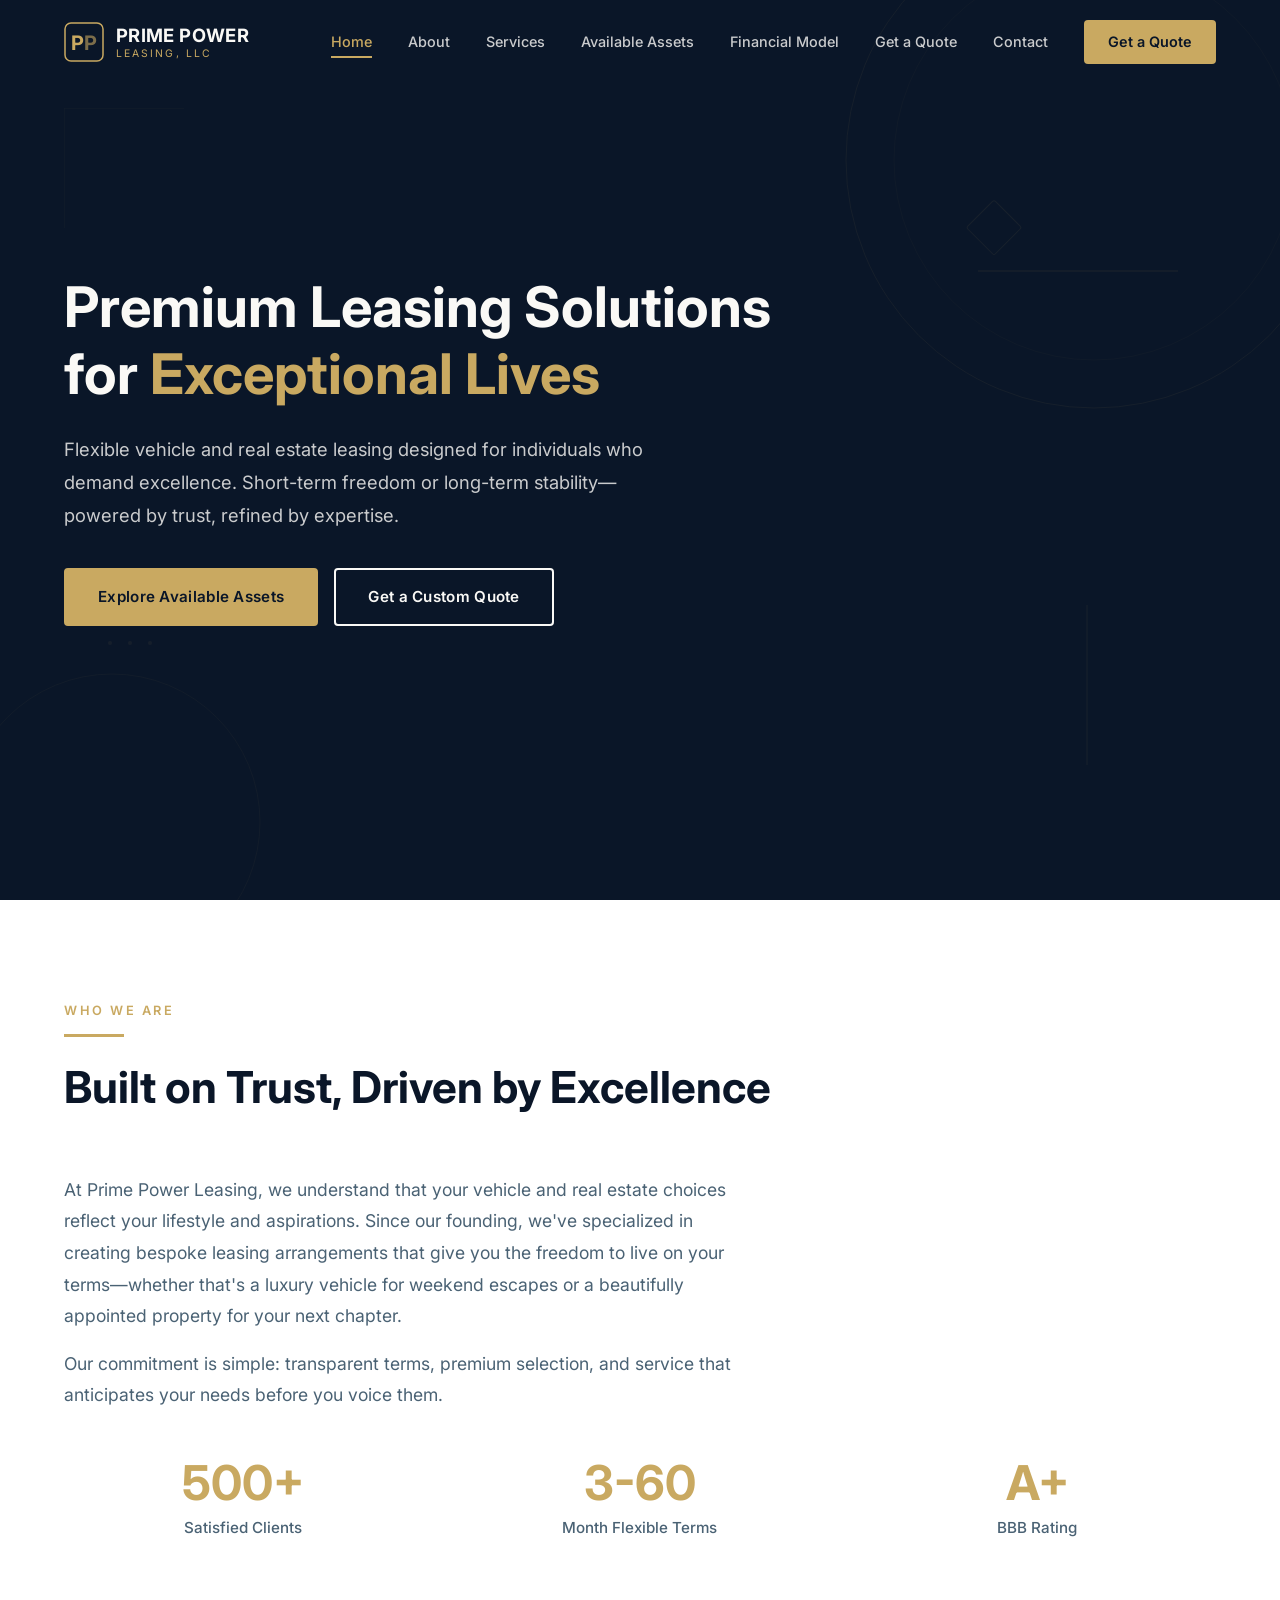
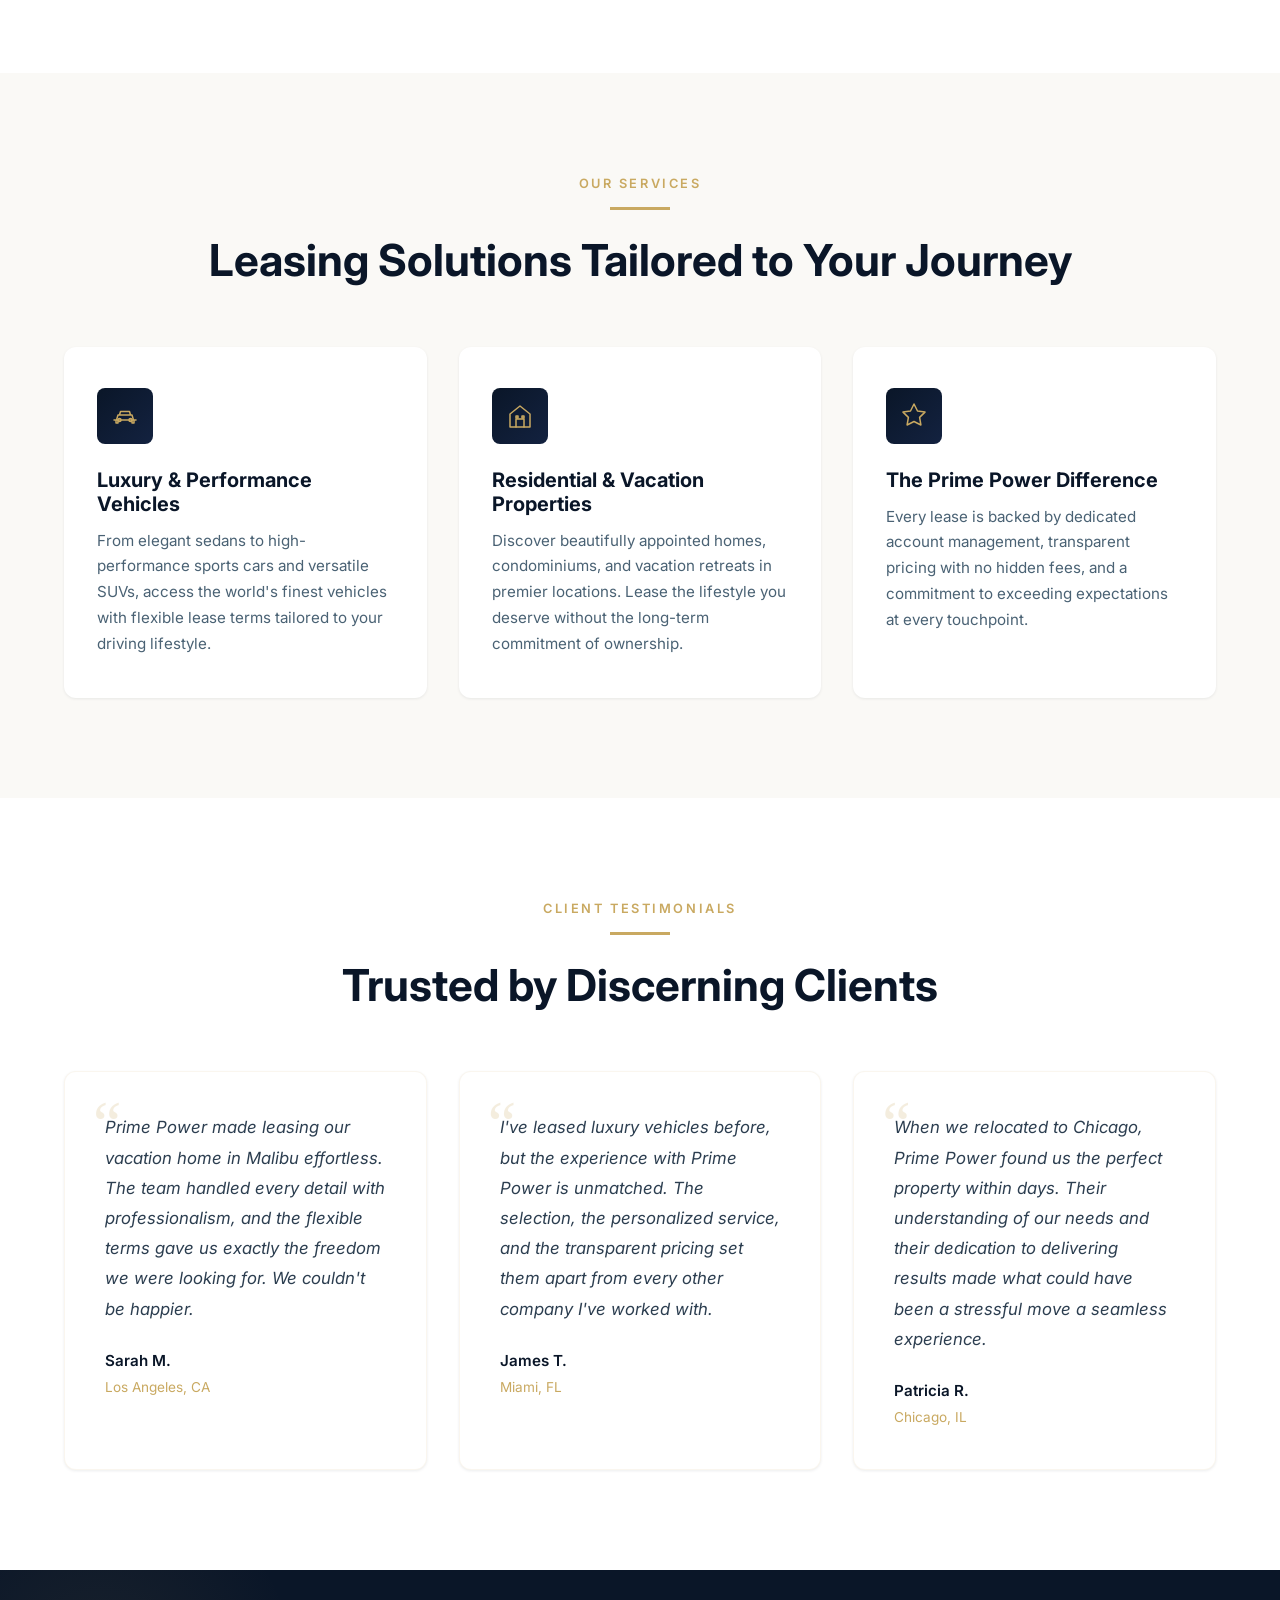
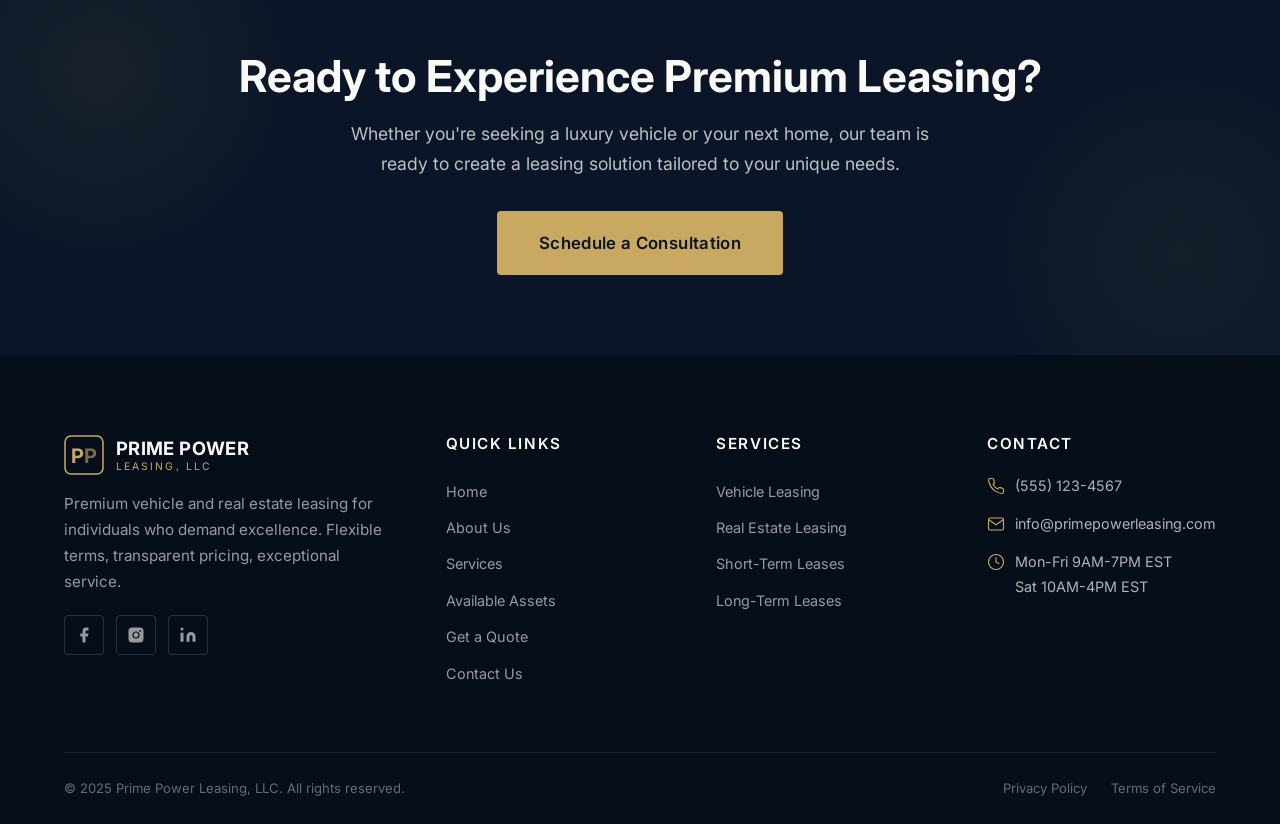
<file: index.html>
<!DOCTYPE html>
<html lang="en">
<head>
  <meta charset="UTF-8">
  <meta name="viewport" content="width=device-width, initial-scale=1.0">
  <meta name="description" content="Prime Power Leasing offers premium vehicle and real estate leasing solutions. Flexible terms, transparent pricing, and exceptional service for individuals who demand excellence.">
  <meta name="keywords" content="luxury vehicle leasing, real estate leasing, premium leasing, flexible lease terms">

  <!-- Open Graph -->
  <meta property="og:title" content="Prime Power Leasing | Premium Vehicle & Real Estate Leasing">
  <meta property="og:description" content="Flexible vehicle and real estate leasing designed for individuals who demand excellence. Short-term freedom or long-term stability.">
  <meta property="og:type" content="website">
  <meta property="og:url" content="https://www.primepowerleasing.com">
  <meta property="og:site_name" content="Prime Power Leasing">

  <title>Prime Power Leasing | Premium Vehicle & Real Estate Leasing</title>

  <!-- Google Fonts -->
  <link rel="preconnect" href="https://fonts.googleapis.com">
  <link rel="preconnect" href="https://fonts.gstatic.com" crossorigin>
  <link href="https://fonts.googleapis.com/css2?family=Inter:wght@300;400;500;600;700;800&display=swap" rel="stylesheet">

  <!-- Styles -->
  <link rel="stylesheet" href="css/styles.css">
</head>
<body>

  <!-- ============================================
       NAVIGATION
       ============================================ -->
  <header>
    <nav class="nav" aria-label="Main navigation">
      <div class="nav-inner">

        <!-- Logo -->
        <a href="index.html" class="nav-logo" aria-label="Prime Power Leasing - Home">
          <div class="nav-logo-icon">
            <svg viewBox="0 0 40 40" xmlns="http://www.w3.org/2000/svg" aria-hidden="true">
              <rect x="1" y="1" width="38" height="38" rx="6" fill="none" stroke="#C9A961" stroke-width="1.5"/>
              <text x="7" y="28" font-family="Inter, Helvetica, Arial, sans-serif" font-weight="700" font-size="20" fill="#C9A961">P</text>
              <text x="20" y="28" font-family="Inter, Helvetica, Arial, sans-serif" font-weight="700" font-size="20" fill="#C9A961" opacity="0.6">P</text>
            </svg>
          </div>
          <div class="nav-logo-text">
            PRIME POWER
            <span>Leasing, LLC</span>
          </div>
        </a>

        <!-- Navigation Links -->
        <div class="nav-links">
          <a href="index.html" class="active">Home</a>
          <a href="about.html">About</a>
          <a href="services.html">Services</a>
          <a href="assets.html">Available Assets</a>
          <a href="financial-model.html">Financial Model</a>
          <a href="quote.html">Get a Quote</a>
          <a href="contact.html">Contact</a>
          <a href="quote.html" class="nav-cta">Get a Quote</a>
        </div>

        <!-- Mobile Menu Toggle -->
        <button class="nav-toggle" aria-label="Toggle mobile menu" aria-expanded="false">
          <span></span>
          <span></span>
          <span></span>
        </button>

      </div>
    </nav>
  </header>

  <main>

    <!-- ============================================
         HERO SECTION
         ============================================ -->
    <section class="hero" aria-label="Hero">
      <div class="container">
        <div class="hero-content fade-in">
          <h1>Premium Leasing Solutions for <span class="gold-accent">Exceptional Lives</span></h1>
          <p>Flexible vehicle and real estate leasing designed for individuals who demand excellence. Short-term freedom or long-term stability&mdash;powered by trust, refined by expertise.</p>
          <div class="btn-group">
            <a href="assets.html" class="btn btn-primary">Explore Available Assets</a>
            <a href="quote.html" class="btn btn-secondary">Get a Custom Quote</a>
          </div>
        </div>
      </div>

      <!-- Decorative geometric elements -->
      <div class="hero-decorations" aria-hidden="true">
        <svg class="hero-deco hero-deco-circle-1" width="500" height="500" viewBox="0 0 500 500" fill="none" xmlns="http://www.w3.org/2000/svg" style="position:absolute;top:-10%;right:-5%;opacity:0.06;pointer-events:none;">
          <circle cx="250" cy="250" r="248" stroke="#C9A961" stroke-width="1"/>
          <circle cx="250" cy="250" r="200" stroke="#C9A961" stroke-width="0.5"/>
        </svg>
        <svg class="hero-deco hero-deco-circle-2" width="300" height="300" viewBox="0 0 300 300" fill="none" xmlns="http://www.w3.org/2000/svg" style="position:absolute;bottom:-8%;left:-3%;opacity:0.04;pointer-events:none;">
          <circle cx="150" cy="150" r="148" stroke="#C9A961" stroke-width="1"/>
        </svg>
        <svg class="hero-deco hero-deco-line-1" width="200" height="2" viewBox="0 0 200 2" fill="none" xmlns="http://www.w3.org/2000/svg" style="position:absolute;top:30%;right:8%;opacity:0.1;pointer-events:none;">
          <line x1="0" y1="1" x2="200" y2="1" stroke="#C9A961" stroke-width="1"/>
        </svg>
        <svg class="hero-deco hero-deco-line-2" width="2" height="160" viewBox="0 0 2 160" fill="none" xmlns="http://www.w3.org/2000/svg" style="position:absolute;bottom:15%;right:15%;opacity:0.08;pointer-events:none;">
          <line x1="1" y1="0" x2="1" y2="160" stroke="#C9A961" stroke-width="1"/>
        </svg>
        <svg class="hero-deco hero-deco-diamond" width="60" height="60" viewBox="0 0 60 60" fill="none" xmlns="http://www.w3.org/2000/svg" style="position:absolute;top:22%;right:20%;opacity:0.07;pointer-events:none;">
          <rect x="30" y="2" width="39" height="39" rx="2" transform="rotate(45 30 2)" stroke="#C9A961" stroke-width="1"/>
        </svg>
        <svg class="hero-deco hero-deco-dots" width="80" height="80" viewBox="0 0 80 80" fill="none" xmlns="http://www.w3.org/2000/svg" style="position:absolute;bottom:25%;left:8%;opacity:0.06;pointer-events:none;">
          <circle cx="8" cy="8" r="2" fill="#C9A961"/>
          <circle cx="28" cy="8" r="2" fill="#C9A961"/>
          <circle cx="48" cy="8" r="2" fill="#C9A961"/>
          <circle cx="8" cy="28" r="2" fill="#C9A961"/>
          <circle cx="28" cy="28" r="2" fill="#C9A961"/>
          <circle cx="48" cy="28" r="2" fill="#C9A961"/>
          <circle cx="8" cy="48" r="2" fill="#C9A961"/>
          <circle cx="28" cy="48" r="2" fill="#C9A961"/>
          <circle cx="48" cy="48" r="2" fill="#C9A961"/>
        </svg>
        <svg class="hero-deco hero-deco-corner" width="120" height="120" viewBox="0 0 120 120" fill="none" xmlns="http://www.w3.org/2000/svg" style="position:absolute;top:12%;left:5%;opacity:0.05;pointer-events:none;">
          <path d="M0 120 L0 0 L120 0" stroke="#C9A961" stroke-width="1" fill="none"/>
        </svg>
      </div>
    </section>

    <!-- ============================================
         ABOUT PREVIEW SECTION
         ============================================ -->
    <section class="section bg-white" aria-labelledby="about-heading">
      <div class="container">
        <div class="section-header fade-in">
          <span class="section-label">Who We Are</span>
          <div class="gold-line"></div>
          <h2 class="section-title" id="about-heading">Built on Trust, Driven by Excellence</h2>
        </div>
        <div class="fade-in delay-1">
          <p class="section-subtitle">At Prime Power Leasing, we understand that your vehicle and real estate choices reflect your lifestyle and aspirations. Since our founding, we've specialized in creating bespoke leasing arrangements that give you the freedom to live on your terms&mdash;whether that's a luxury vehicle for weekend escapes or a beautifully appointed property for your next chapter.</p>
          <p class="section-subtitle">Our commitment is simple: transparent terms, premium selection, and service that anticipates your needs before you voice them.</p>
        </div>
        <div class="stats fade-in delay-2">
          <div class="stat-item">
            <div class="stat-number">500+</div>
            <div class="stat-label">Satisfied Clients</div>
          </div>
          <div class="stat-item">
            <div class="stat-number">3-60</div>
            <div class="stat-label">Month Flexible Terms</div>
          </div>
          <div class="stat-item">
            <div class="stat-number">A+</div>
            <div class="stat-label">BBB Rating</div>
          </div>
        </div>
      </div>
    </section>

    <!-- ============================================
         SERVICES OVERVIEW
         ============================================ -->
    <section class="section bg-cream" aria-labelledby="services-heading">
      <div class="container">
        <div class="section-header centered fade-in">
          <span class="section-label">Our Services</span>
          <div class="gold-line centered"></div>
          <h2 class="section-title" id="services-heading">Leasing Solutions Tailored to Your Journey</h2>
        </div>
        <div class="grid-3">

          <!-- Vehicle Leasing Card -->
          <div class="icon-card fade-in delay-1">
            <div class="icon">
              <svg viewBox="0 0 28 28" xmlns="http://www.w3.org/2000/svg" aria-hidden="true">
                <path d="M3 18h22M5.5 18l1.5-5h14l1.5 5M7 18v3H5v-3M23 18v3h-2v-3M8.5 13l1-3.5h9l1 3.5" stroke-linecap="round" stroke-linejoin="round"/>
                <circle cx="8.5" cy="18" r="1.5"/>
                <circle cx="19.5" cy="18" r="1.5"/>
              </svg>
            </div>
            <h3>Luxury & Performance Vehicles</h3>
            <p>From elegant sedans to high-performance sports cars and versatile SUVs, access the world's finest vehicles with flexible lease terms tailored to your driving lifestyle.</p>
          </div>

          <!-- Real Estate Card -->
          <div class="icon-card fade-in delay-2">
            <div class="icon">
              <svg viewBox="0 0 28 28" xmlns="http://www.w3.org/2000/svg" aria-hidden="true">
                <path d="M4 25V12l10-8 10 8v13H4z" stroke-linecap="round" stroke-linejoin="round"/>
                <path d="M10 25v-8h8v8" stroke-linecap="round" stroke-linejoin="round"/>
                <path d="M10 14h2v2h-2z" stroke-linecap="round" stroke-linejoin="round"/>
                <path d="M16 14h2v2h-2z" stroke-linecap="round" stroke-linejoin="round"/>
              </svg>
            </div>
            <h3>Residential & Vacation Properties</h3>
            <p>Discover beautifully appointed homes, condominiums, and vacation retreats in premier locations. Lease the lifestyle you deserve without the long-term commitment of ownership.</p>
          </div>

          <!-- Prime Power Difference Card -->
          <div class="icon-card fade-in delay-3">
            <div class="icon">
              <svg viewBox="0 0 28 28" xmlns="http://www.w3.org/2000/svg" aria-hidden="true">
                <path d="M14 2l3.5 7 7.5 1.1-5.4 5.3 1.3 7.6L14 19.5 7.1 23l1.3-7.6L3 10.1 10.5 9z" stroke-linecap="round" stroke-linejoin="round"/>
              </svg>
            </div>
            <h3>The Prime Power Difference</h3>
            <p>Every lease is backed by dedicated account management, transparent pricing with no hidden fees, and a commitment to exceeding expectations at every touchpoint.</p>
          </div>

        </div>
      </div>
    </section>

    <!-- ============================================
         TESTIMONIALS
         ============================================ -->
    <section class="section bg-white" aria-labelledby="testimonials-heading">
      <div class="container">
        <div class="section-header centered fade-in">
          <span class="section-label">Client Testimonials</span>
          <div class="gold-line centered"></div>
          <h2 class="section-title" id="testimonials-heading">Trusted by Discerning Clients</h2>
        </div>
        <div class="grid-3">

          <!-- Testimonial 1 -->
          <div class="testimonial-card fade-in delay-1">
            <p class="testimonial-text">Prime Power made leasing our vacation home in Malibu effortless. The team handled every detail with professionalism, and the flexible terms gave us exactly the freedom we were looking for. We couldn't be happier.</p>
            <div class="testimonial-author">Sarah M.</div>
            <div class="testimonial-location">Los Angeles, CA</div>
          </div>

          <!-- Testimonial 2 -->
          <div class="testimonial-card fade-in delay-2">
            <p class="testimonial-text">I've leased luxury vehicles before, but the experience with Prime Power is unmatched. The selection, the personalized service, and the transparent pricing set them apart from every other company I've worked with.</p>
            <div class="testimonial-author">James T.</div>
            <div class="testimonial-location">Miami, FL</div>
          </div>

          <!-- Testimonial 3 -->
          <div class="testimonial-card fade-in delay-3">
            <p class="testimonial-text">When we relocated to Chicago, Prime Power found us the perfect property within days. Their understanding of our needs and their dedication to delivering results made what could have been a stressful move a seamless experience.</p>
            <div class="testimonial-author">Patricia R.</div>
            <div class="testimonial-location">Chicago, IL</div>
          </div>

        </div>
      </div>
    </section>

    <!-- ============================================
         CTA BANNER
         ============================================ -->
    <section class="cta-banner" aria-label="Call to action">
      <div class="container">
        <h2 class="fade-in">Ready to Experience Premium Leasing?</h2>
        <p class="fade-in delay-1">Whether you're seeking a luxury vehicle or your next home, our team is ready to create a leasing solution tailored to your unique needs.</p>
        <a href="contact.html" class="btn btn-primary btn-lg fade-in delay-2">Schedule a Consultation</a>
      </div>
    </section>

  </main>

  <!-- ============================================
       FOOTER
       ============================================ -->
  <footer class="footer">
    <div class="container">
      <div class="footer-grid">

        <!-- Column 1: Brand -->
        <div class="footer-brand">
          <a href="index.html" class="nav-logo" aria-label="Prime Power Leasing - Home">
            <div class="nav-logo-icon">
              <svg viewBox="0 0 40 40" xmlns="http://www.w3.org/2000/svg" aria-hidden="true">
                <rect x="1" y="1" width="38" height="38" rx="6" fill="none" stroke="#C9A961" stroke-width="1.5"/>
                <text x="7" y="28" font-family="Inter, Helvetica, Arial, sans-serif" font-weight="700" font-size="20" fill="#C9A961">P</text>
                <text x="20" y="28" font-family="Inter, Helvetica, Arial, sans-serif" font-weight="700" font-size="20" fill="#C9A961" opacity="0.6">P</text>
              </svg>
            </div>
            <div class="nav-logo-text">
              PRIME POWER
              <span>Leasing, LLC</span>
            </div>
          </a>
          <p>Premium vehicle and real estate leasing for individuals who demand excellence. Flexible terms, transparent pricing, exceptional service.</p>
          <div class="footer-social">
            <!-- Facebook -->
            <a href="#" aria-label="Facebook">
              <svg viewBox="0 0 24 24" xmlns="http://www.w3.org/2000/svg" aria-hidden="true">
                <path d="M18 2h-3a5 5 0 0 0-5 5v3H7v4h3v8h4v-8h3l1-4h-4V7a1 1 0 0 1 1-1h3z"/>
              </svg>
            </a>
            <!-- Instagram -->
            <a href="#" aria-label="Instagram">
              <svg viewBox="0 0 24 24" xmlns="http://www.w3.org/2000/svg" aria-hidden="true">
                <rect x="2" y="2" width="20" height="20" rx="5" ry="5" fill="none" stroke="currentColor" stroke-width="0"/>
                <path d="M16 3.13a6 6 0 0 1 4.87 4.87M2 17.13V6.87A4.87 4.87 0 0 1 6.87 2h10.26A4.87 4.87 0 0 1 22 6.87v10.26A4.87 4.87 0 0 1 17.13 22H6.87A4.87 4.87 0 0 1 2 17.13z" fill="none"/>
                <path d="M2 6.87A4.87 4.87 0 0 1 6.87 2h10.26A4.87 4.87 0 0 1 22 6.87v10.26A4.87 4.87 0 0 1 17.13 22H6.87A4.87 4.87 0 0 1 2 17.13V6.87z"/>
                <circle cx="12" cy="12" r="4" fill="none" stroke="#060E1A" stroke-width="1.5"/>
                <circle cx="17.5" cy="6.5" r="1.2" fill="#060E1A"/>
              </svg>
            </a>
            <!-- LinkedIn -->
            <a href="#" aria-label="LinkedIn">
              <svg viewBox="0 0 24 24" xmlns="http://www.w3.org/2000/svg" aria-hidden="true">
                <path d="M16 8a6 6 0 0 1 6 6v7h-4v-7a2 2 0 0 0-4 0v7h-4v-7a6 6 0 0 1 6-6zM2 9h4v12H2zM4 6a2 2 0 1 0 0-4 2 2 0 0 0 0 4z"/>
              </svg>
            </a>
          </div>
        </div>

        <!-- Column 2: Quick Links -->
        <div>
          <h4>Quick Links</h4>
          <ul class="footer-links">
            <li><a href="index.html">Home</a></li>
            <li><a href="about.html">About Us</a></li>
            <li><a href="services.html">Services</a></li>
            <li><a href="assets.html">Available Assets</a></li>
            <li><a href="quote.html">Get a Quote</a></li>
            <li><a href="contact.html">Contact Us</a></li>
          </ul>
        </div>

        <!-- Column 3: Services -->
        <div>
          <h4>Services</h4>
          <ul class="footer-links">
            <li><a href="services.html">Vehicle Leasing</a></li>
            <li><a href="services.html">Real Estate Leasing</a></li>
            <li><a href="services.html">Short-Term Leases</a></li>
            <li><a href="services.html">Long-Term Leases</a></li>
          </ul>
        </div>

        <!-- Column 4: Contact -->
        <div>
          <h4>Contact</h4>
          <div class="footer-contact-item">
            <svg viewBox="0 0 24 24" xmlns="http://www.w3.org/2000/svg" aria-hidden="true">
              <path d="M22 16.92v3a2 2 0 0 1-2.18 2 19.79 19.79 0 0 1-8.63-3.07 19.5 19.5 0 0 1-6-6 19.79 19.79 0 0 1-3.07-8.67A2 2 0 0 1 4.11 2h3a2 2 0 0 1 2 1.72 12.84 12.84 0 0 0 .7 2.81 2 2 0 0 1-.45 2.11L8.09 9.91a16 16 0 0 0 6 6l1.27-1.27a2 2 0 0 1 2.11-.45 12.84 12.84 0 0 0 2.81.7A2 2 0 0 1 22 16.92z" stroke-linecap="round" stroke-linejoin="round"/>
            </svg>
            <span>(555) 123-4567</span>
          </div>
          <div class="footer-contact-item">
            <svg viewBox="0 0 24 24" xmlns="http://www.w3.org/2000/svg" aria-hidden="true">
              <path d="M4 4h16c1.1 0 2 .9 2 2v12c0 1.1-.9 2-2 2H4c-1.1 0-2-.9-2-2V6c0-1.1.9-2 2-2z" stroke-linecap="round" stroke-linejoin="round"/>
              <polyline points="22,6 12,13 2,6" stroke-linecap="round" stroke-linejoin="round"/>
            </svg>
            <span>info@primepowerleasing.com</span>
          </div>
          <div class="footer-contact-item">
            <svg viewBox="0 0 24 24" xmlns="http://www.w3.org/2000/svg" aria-hidden="true">
              <circle cx="12" cy="12" r="10" stroke-linecap="round" stroke-linejoin="round"/>
              <polyline points="12 6 12 12 16 14" stroke-linecap="round" stroke-linejoin="round"/>
            </svg>
            <span>Mon-Fri 9AM-7PM EST<br>Sat 10AM-4PM EST</span>
          </div>
        </div>

      </div>

      <!-- Footer Bottom -->
      <div class="footer-bottom">
        <span>&copy; 2025 Prime Power Leasing, LLC. All rights reserved.</span>
        <div class="footer-bottom-links">
          <a href="#">Privacy Policy</a>
          <a href="#">Terms of Service</a>
        </div>
      </div>

    </div>
  </footer>

  <!-- Scripts -->
  <script src="js/main.js"></script>

</body>
</html>
</file>
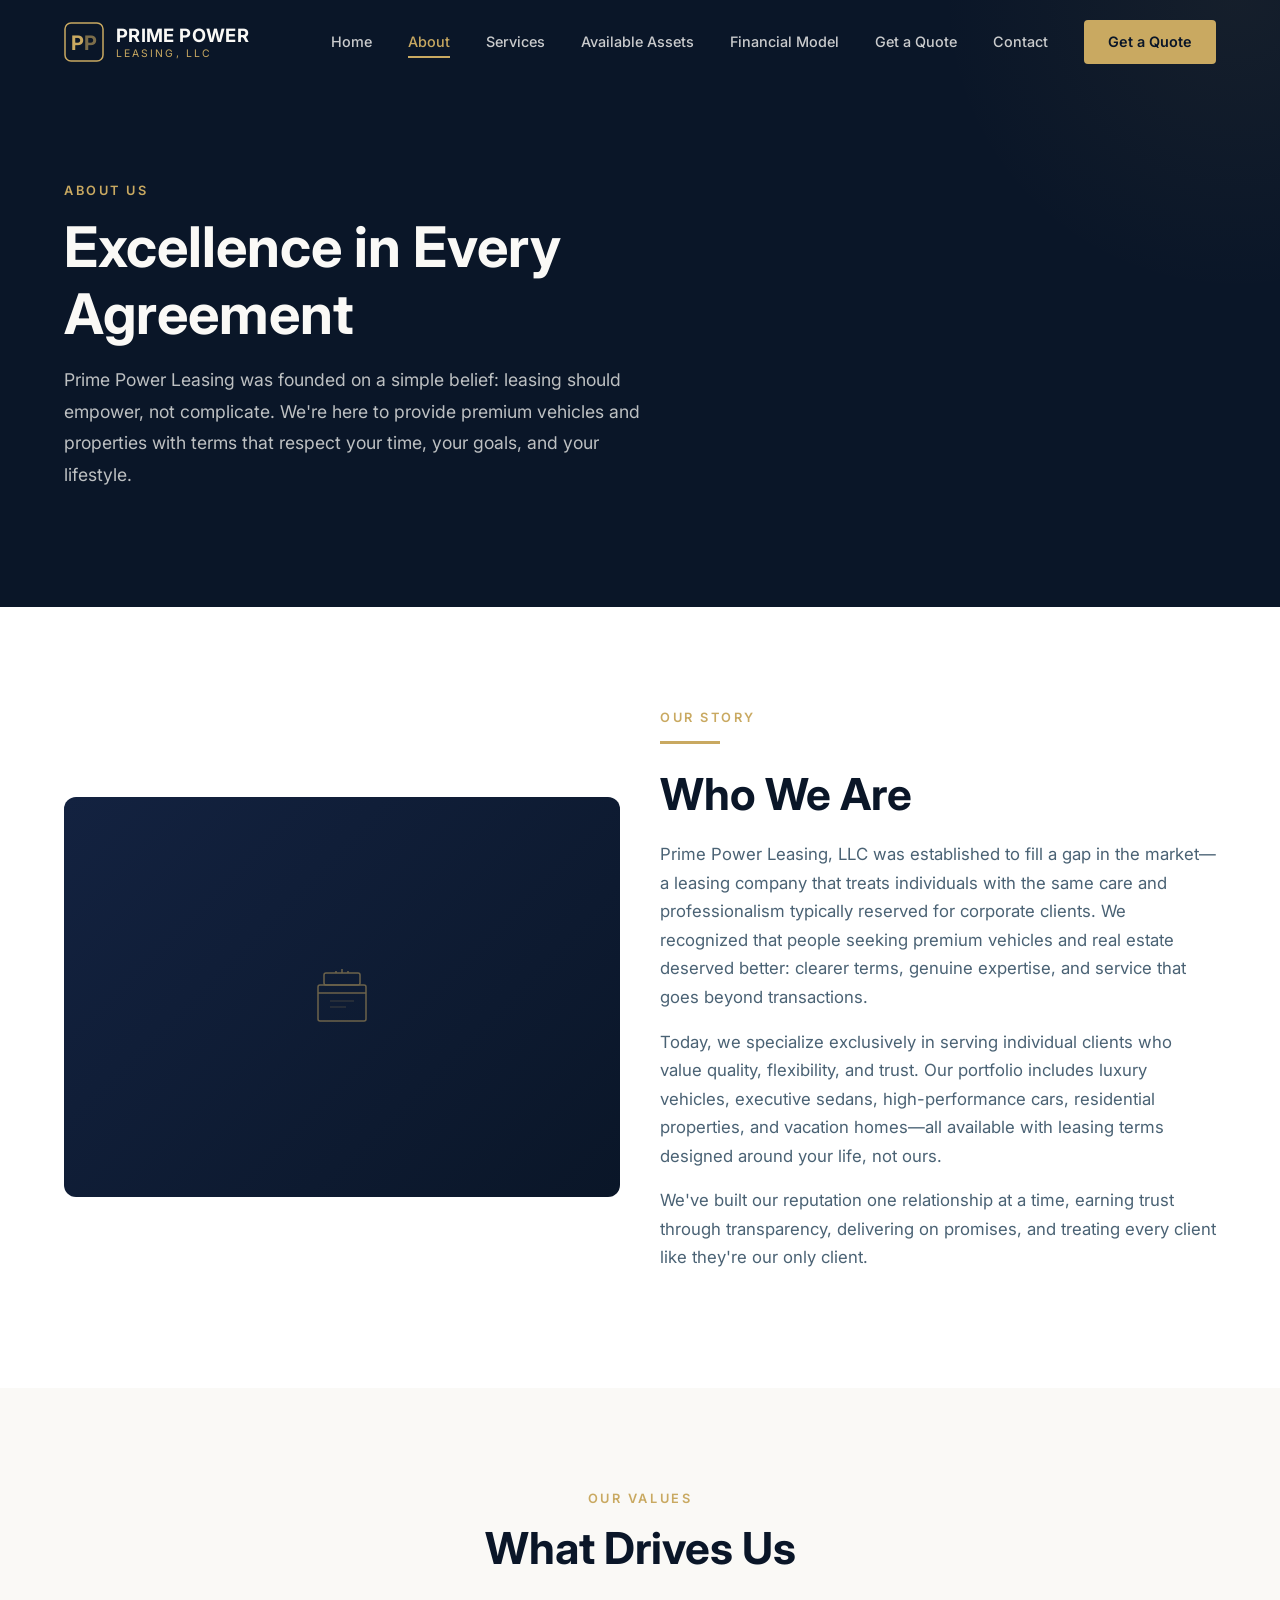
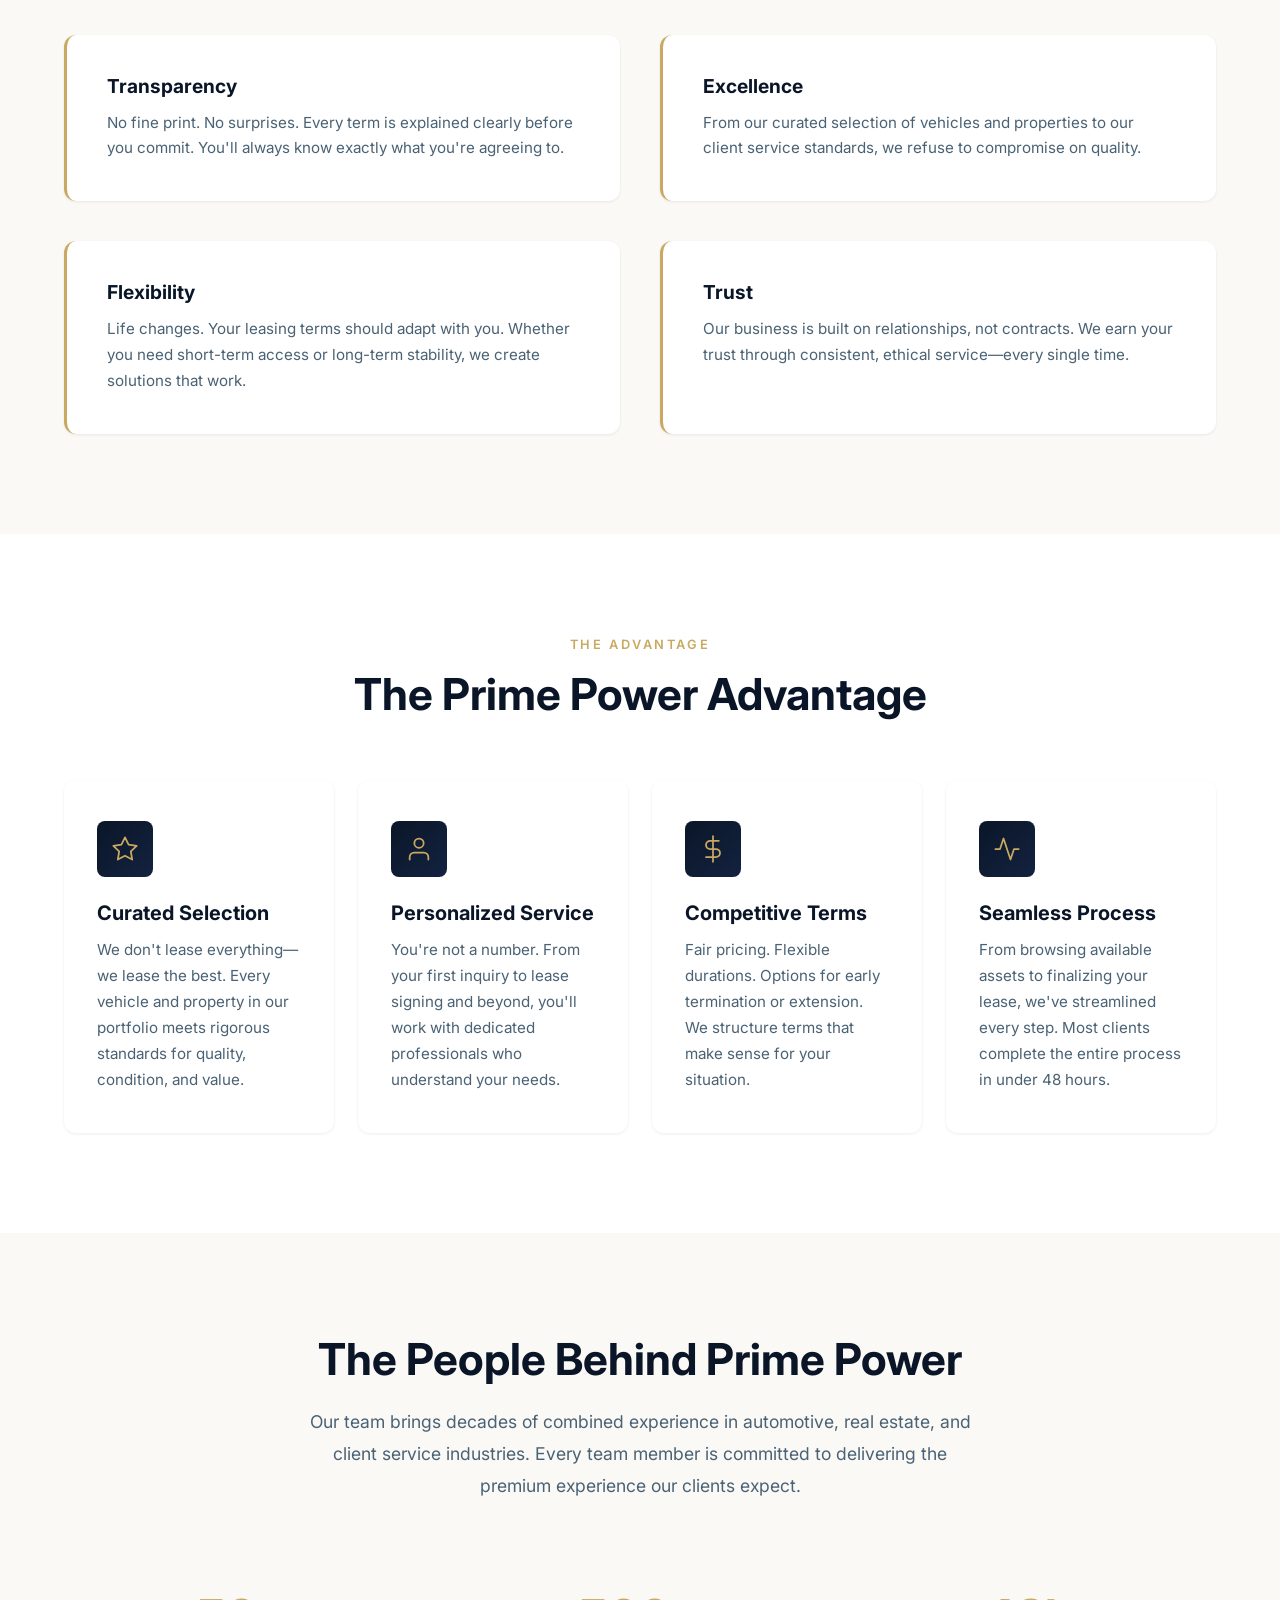
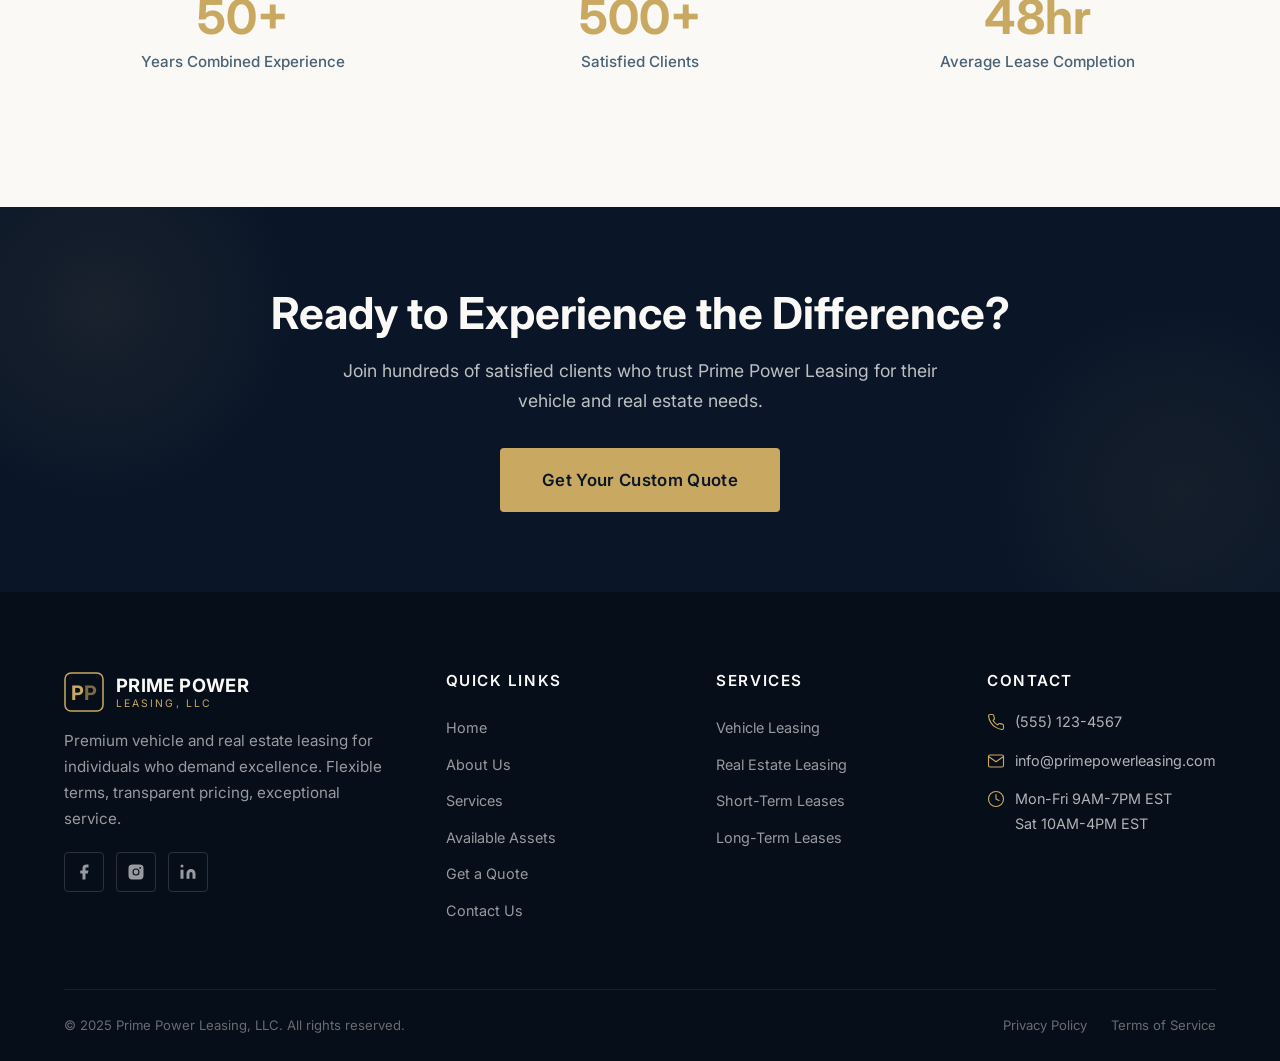
<file: about.html>
<!DOCTYPE html>
<html lang="en">
<head>
  <meta charset="UTF-8">
  <meta name="viewport" content="width=device-width, initial-scale=1.0">
  <meta name="description" content="Learn about Prime Power Leasing, LLC - your trusted partner for luxury vehicle and real estate leasing with personalized service and flexible terms.">
  <meta name="keywords" content="luxury vehicle leasing, real estate leasing, premium leasing, Prime Power Leasing, about us">

  <!-- Open Graph -->
  <meta property="og:title" content="About Us | Prime Power Leasing">
  <meta property="og:description" content="Learn about Prime Power Leasing, LLC - your trusted partner for luxury vehicle and real estate leasing with personalized service and flexible terms.">
  <meta property="og:type" content="website">
  <meta property="og:url" content="https://www.primepowerleasing.com/about">
  <meta property="og:site_name" content="Prime Power Leasing">

  <title>About Us | Prime Power Leasing</title>

  <!-- Google Fonts -->
  <link rel="preconnect" href="https://fonts.googleapis.com">
  <link rel="preconnect" href="https://fonts.gstatic.com" crossorigin>
  <link href="https://fonts.googleapis.com/css2?family=Inter:wght@300;400;500;600;700;800&display=swap" rel="stylesheet">

  <!-- Styles -->
  <link rel="stylesheet" href="css/styles.css">
</head>
<body>

  <!-- ============================================
       NAVIGATION
       ============================================ -->
  <header>
    <nav class="nav" aria-label="Main navigation">
      <div class="nav-inner">

        <!-- Logo -->
        <a href="index.html" class="nav-logo" aria-label="Prime Power Leasing - Home">
          <div class="nav-logo-icon">
            <svg viewBox="0 0 40 40" xmlns="http://www.w3.org/2000/svg" aria-hidden="true">
              <rect x="1" y="1" width="38" height="38" rx="6" fill="none" stroke="#C9A961" stroke-width="1.5"/>
              <text x="7" y="28" font-family="Inter, Helvetica, Arial, sans-serif" font-weight="700" font-size="20" fill="#C9A961">P</text>
              <text x="20" y="28" font-family="Inter, Helvetica, Arial, sans-serif" font-weight="700" font-size="20" fill="#C9A961" opacity="0.6">P</text>
            </svg>
          </div>
          <div class="nav-logo-text">
            PRIME POWER
            <span>Leasing, LLC</span>
          </div>
        </a>

        <!-- Navigation Links -->
        <div class="nav-links">
          <a href="index.html">Home</a>
          <a href="about.html" class="active">About</a>
          <a href="services.html">Services</a>
          <a href="assets.html">Available Assets</a>
          <a href="financial-model.html">Financial Model</a>
          <a href="quote.html">Get a Quote</a>
          <a href="contact.html">Contact</a>
          <a href="quote.html" class="nav-cta">Get a Quote</a>
        </div>

        <!-- Mobile Menu Toggle -->
        <button class="nav-toggle" aria-label="Toggle mobile menu" aria-expanded="false">
          <span></span>
          <span></span>
          <span></span>
        </button>

      </div>
    </nav>
  </header>

  <!-- ============================================
       PAGE HERO
       ============================================ -->
  <main>
    <section class="page-hero">
      <div class="container">
        <div class="hero-content fade-in">
          <span class="section-label">ABOUT US</span>
          <h1>Excellence in Every Agreement</h1>
          <p>Prime Power Leasing was founded on a simple belief: leasing should empower, not complicate. We're here to provide premium vehicles and properties with terms that respect your time, your goals, and your lifestyle.</p>
        </div>
      </div>
    </section>

    <!-- ============================================
         OUR STORY SECTION
         ============================================ -->
    <section class="section bg-white">
      <div class="container">
        <div class="grid-2" style="align-items: center;">

          <!-- Image Placeholder -->
          <div class="img-placeholder fade-in-left" style="height: 400px; border-radius: var(--radius-lg);">
            <svg viewBox="0 0 64 64" xmlns="http://www.w3.org/2000/svg" aria-hidden="true" style="width: 64px; height: 64px;">
              <rect x="8" y="20" width="48" height="36" rx="2" stroke="#C9A961" stroke-width="1.5" fill="none"/>
              <path d="M8 28h48" stroke="#C9A961" stroke-width="1.5"/>
              <rect x="14" y="8" width="36" height="12" rx="2" stroke="#C9A961" stroke-width="1.5" fill="none"/>
              <path d="M20 36h24M20 42h16" stroke="#C9A961" stroke-width="1" opacity="0.5"/>
              <path d="M32 8V4M26 8V6M38 8V6" stroke="#C9A961" stroke-width="1.5"/>
            </svg>
          </div>

          <!-- Text Content -->
          <div class="fade-in-right">
            <span class="section-label">OUR STORY</span>
            <div class="gold-line"></div>
            <h2 class="section-title">Who We Are</h2>
            <p>Prime Power Leasing, LLC was established to fill a gap in the market&mdash;a leasing company that treats individuals with the same care and professionalism typically reserved for corporate clients. We recognized that people seeking premium vehicles and real estate deserved better: clearer terms, genuine expertise, and service that goes beyond transactions.</p>
            <p>Today, we specialize exclusively in serving individual clients who value quality, flexibility, and trust. Our portfolio includes luxury vehicles, executive sedans, high-performance cars, residential properties, and vacation homes&mdash;all available with leasing terms designed around your life, not ours.</p>
            <p>We've built our reputation one relationship at a time, earning trust through transparency, delivering on promises, and treating every client like they're our only client.</p>
          </div>

        </div>
      </div>
    </section>

    <!-- ============================================
         VALUES SECTION
         ============================================ -->
    <section class="section bg-cream">
      <div class="container">

        <div class="section-header centered">
          <span class="section-label">OUR VALUES</span>
          <h2 class="section-title">What Drives Us</h2>
        </div>

        <div class="grid-2">

          <!-- Transparency -->
          <div class="value-card fade-in delay-1">
            <h3>Transparency</h3>
            <p>No fine print. No surprises. Every term is explained clearly before you commit. You'll always know exactly what you're agreeing to.</p>
          </div>

          <!-- Excellence -->
          <div class="value-card fade-in delay-2">
            <h3>Excellence</h3>
            <p>From our curated selection of vehicles and properties to our client service standards, we refuse to compromise on quality.</p>
          </div>

          <!-- Flexibility -->
          <div class="value-card fade-in delay-3">
            <h3>Flexibility</h3>
            <p>Life changes. Your leasing terms should adapt with you. Whether you need short-term access or long-term stability, we create solutions that work.</p>
          </div>

          <!-- Trust -->
          <div class="value-card fade-in delay-4">
            <h3>Trust</h3>
            <p>Our business is built on relationships, not contracts. We earn your trust through consistent, ethical service&mdash;every single time.</p>
          </div>

        </div>
      </div>
    </section>

    <!-- ============================================
         WHY CHOOSE US
         ============================================ -->
    <section class="section bg-white">
      <div class="container">

        <div class="section-header centered">
          <span class="section-label">THE ADVANTAGE</span>
          <h2 class="section-title">The Prime Power Advantage</h2>
        </div>

        <div class="grid-4">

          <!-- Curated Selection -->
          <div class="icon-card fade-in delay-1">
            <div class="icon">
              <svg viewBox="0 0 24 24" xmlns="http://www.w3.org/2000/svg" aria-hidden="true">
                <path d="M12 2L15.09 8.26L22 9.27L17 14.14L18.18 21.02L12 17.77L5.82 21.02L7 14.14L2 9.27L8.91 8.26L12 2Z" stroke-linecap="round" stroke-linejoin="round"/>
              </svg>
            </div>
            <h3>Curated Selection</h3>
            <p>We don't lease everything&mdash;we lease the best. Every vehicle and property in our portfolio meets rigorous standards for quality, condition, and value.</p>
          </div>

          <!-- Personalized Service -->
          <div class="icon-card fade-in delay-2">
            <div class="icon">
              <svg viewBox="0 0 24 24" xmlns="http://www.w3.org/2000/svg" aria-hidden="true">
                <path d="M20 21V19C20 16.79 18.21 15 16 15H8C5.79 15 4 16.79 4 19V21" stroke-linecap="round" stroke-linejoin="round"/>
                <circle cx="12" cy="7" r="4" stroke-linecap="round" stroke-linejoin="round"/>
              </svg>
            </div>
            <h3>Personalized Service</h3>
            <p>You're not a number. From your first inquiry to lease signing and beyond, you'll work with dedicated professionals who understand your needs.</p>
          </div>

          <!-- Competitive Terms -->
          <div class="icon-card fade-in delay-3">
            <div class="icon">
              <svg viewBox="0 0 24 24" xmlns="http://www.w3.org/2000/svg" aria-hidden="true">
                <path d="M12 1V23" stroke-linecap="round" stroke-linejoin="round"/>
                <path d="M17 5H9.5C8.57 5 7.67 5.37 7.01 6.01C6.37 6.67 6 7.57 6 8.5C6 9.43 6.37 10.33 7.01 10.99C7.67 11.63 8.57 12 9.5 12H14.5C15.43 12 16.33 12.37 16.99 13.01C17.63 13.67 18 14.57 18 15.5C18 16.43 17.63 17.33 16.99 17.99C16.33 18.63 15.43 19 14.5 19H6" stroke-linecap="round" stroke-linejoin="round"/>
              </svg>
            </div>
            <h3>Competitive Terms</h3>
            <p>Fair pricing. Flexible durations. Options for early termination or extension. We structure terms that make sense for your situation.</p>
          </div>

          <!-- Seamless Process -->
          <div class="icon-card fade-in delay-4">
            <div class="icon">
              <svg viewBox="0 0 24 24" xmlns="http://www.w3.org/2000/svg" aria-hidden="true">
                <polyline points="22 12 18 12 15 21 9 3 6 12 2 12" stroke-linecap="round" stroke-linejoin="round"/>
              </svg>
            </div>
            <h3>Seamless Process</h3>
            <p>From browsing available assets to finalizing your lease, we've streamlined every step. Most clients complete the entire process in under 48 hours.</p>
          </div>

        </div>
      </div>
    </section>

    <!-- ============================================
         TEAM SECTION
         ============================================ -->
    <section class="section bg-cream">
      <div class="container">

        <div class="section-header centered">
          <h2 class="section-title">The People Behind Prime Power</h2>
          <p class="section-subtitle">Our team brings decades of combined experience in automotive, real estate, and client service industries. Every team member is committed to delivering the premium experience our clients expect.</p>
        </div>

        <div class="stats fade-in">
          <div class="stat-item">
            <div class="stat-number">50+</div>
            <div class="stat-label">Years Combined Experience</div>
          </div>
          <div class="stat-item">
            <div class="stat-number">500+</div>
            <div class="stat-label">Satisfied Clients</div>
          </div>
          <div class="stat-item">
            <div class="stat-number">48hr</div>
            <div class="stat-label">Average Lease Completion</div>
          </div>
        </div>

      </div>
    </section>

    <!-- ============================================
         CTA BANNER
         ============================================ -->
    <section class="cta-banner">
      <div class="container">
        <h2>Ready to Experience the Difference?</h2>
        <p>Join hundreds of satisfied clients who trust Prime Power Leasing for their vehicle and real estate needs.</p>
        <a href="quote.html" class="btn btn-primary btn-lg">Get Your Custom Quote</a>
      </div>
    </section>
  </main>

  <!-- ============================================
       FOOTER
       ============================================ -->
  <footer class="footer">
    <div class="container">
      <div class="footer-grid">

        <!-- Column 1: Brand -->
        <div class="footer-brand">
          <a href="index.html" class="nav-logo" aria-label="Prime Power Leasing - Home">
            <div class="nav-logo-icon">
              <svg viewBox="0 0 40 40" xmlns="http://www.w3.org/2000/svg" aria-hidden="true">
                <rect x="1" y="1" width="38" height="38" rx="6" fill="none" stroke="#C9A961" stroke-width="1.5"/>
                <text x="7" y="28" font-family="Inter, Helvetica, Arial, sans-serif" font-weight="700" font-size="20" fill="#C9A961">P</text>
                <text x="20" y="28" font-family="Inter, Helvetica, Arial, sans-serif" font-weight="700" font-size="20" fill="#C9A961" opacity="0.6">P</text>
              </svg>
            </div>
            <div class="nav-logo-text">
              PRIME POWER
              <span>Leasing, LLC</span>
            </div>
          </a>
          <p>Premium vehicle and real estate leasing for individuals who demand excellence. Flexible terms, transparent pricing, exceptional service.</p>
          <div class="footer-social">
            <!-- Facebook -->
            <a href="#" aria-label="Facebook">
              <svg viewBox="0 0 24 24" xmlns="http://www.w3.org/2000/svg" aria-hidden="true">
                <path d="M18 2h-3a5 5 0 0 0-5 5v3H7v4h3v8h4v-8h3l1-4h-4V7a1 1 0 0 1 1-1h3z"/>
              </svg>
            </a>
            <!-- Instagram -->
            <a href="#" aria-label="Instagram">
              <svg viewBox="0 0 24 24" xmlns="http://www.w3.org/2000/svg" aria-hidden="true">
                <rect x="2" y="2" width="20" height="20" rx="5" ry="5" fill="none" stroke="currentColor" stroke-width="0"/>
                <path d="M2 6.87A4.87 4.87 0 0 1 6.87 2h10.26A4.87 4.87 0 0 1 22 6.87v10.26A4.87 4.87 0 0 1 17.13 22H6.87A4.87 4.87 0 0 1 2 17.13V6.87z"/>
                <circle cx="12" cy="12" r="4" fill="none" stroke="#060E1A" stroke-width="1.5"/>
                <circle cx="17.5" cy="6.5" r="1.2" fill="#060E1A"/>
              </svg>
            </a>
            <!-- LinkedIn -->
            <a href="#" aria-label="LinkedIn">
              <svg viewBox="0 0 24 24" xmlns="http://www.w3.org/2000/svg" aria-hidden="true">
                <path d="M16 8a6 6 0 0 1 6 6v7h-4v-7a2 2 0 0 0-4 0v7h-4v-7a6 6 0 0 1 6-6zM2 9h4v12H2zM4 6a2 2 0 1 0 0-4 2 2 0 0 0 0 4z"/>
              </svg>
            </a>
          </div>
        </div>

        <!-- Column 2: Quick Links -->
        <div>
          <h4>Quick Links</h4>
          <ul class="footer-links">
            <li><a href="index.html">Home</a></li>
            <li><a href="about.html">About Us</a></li>
            <li><a href="services.html">Services</a></li>
            <li><a href="assets.html">Available Assets</a></li>
            <li><a href="quote.html">Get a Quote</a></li>
            <li><a href="contact.html">Contact Us</a></li>
          </ul>
        </div>

        <!-- Column 3: Services -->
        <div>
          <h4>Services</h4>
          <ul class="footer-links">
            <li><a href="services.html">Vehicle Leasing</a></li>
            <li><a href="services.html">Real Estate Leasing</a></li>
            <li><a href="services.html">Short-Term Leases</a></li>
            <li><a href="services.html">Long-Term Leases</a></li>
          </ul>
        </div>

        <!-- Column 4: Contact -->
        <div>
          <h4>Contact</h4>
          <div class="footer-contact-item">
            <svg viewBox="0 0 24 24" xmlns="http://www.w3.org/2000/svg" aria-hidden="true">
              <path d="M22 16.92v3a2 2 0 0 1-2.18 2 19.79 19.79 0 0 1-8.63-3.07 19.5 19.5 0 0 1-6-6 19.79 19.79 0 0 1-3.07-8.67A2 2 0 0 1 4.11 2h3a2 2 0 0 1 2 1.72 12.84 12.84 0 0 0 .7 2.81 2 2 0 0 1-.45 2.11L8.09 9.91a16 16 0 0 0 6 6l1.27-1.27a2 2 0 0 1 2.11-.45 12.84 12.84 0 0 0 2.81.7A2 2 0 0 1 22 16.92z" stroke-linecap="round" stroke-linejoin="round"/>
            </svg>
            <span>(555) 123-4567</span>
          </div>
          <div class="footer-contact-item">
            <svg viewBox="0 0 24 24" xmlns="http://www.w3.org/2000/svg" aria-hidden="true">
              <path d="M4 4h16c1.1 0 2 .9 2 2v12c0 1.1-.9 2-2 2H4c-1.1 0-2-.9-2-2V6c0-1.1.9-2 2-2z" stroke-linecap="round" stroke-linejoin="round"/>
              <polyline points="22,6 12,13 2,6" stroke-linecap="round" stroke-linejoin="round"/>
            </svg>
            <span>info@primepowerleasing.com</span>
          </div>
          <div class="footer-contact-item">
            <svg viewBox="0 0 24 24" xmlns="http://www.w3.org/2000/svg" aria-hidden="true">
              <circle cx="12" cy="12" r="10" stroke-linecap="round" stroke-linejoin="round"/>
              <polyline points="12 6 12 12 16 14" stroke-linecap="round" stroke-linejoin="round"/>
            </svg>
            <span>Mon-Fri 9AM-7PM EST<br>Sat 10AM-4PM EST</span>
          </div>
        </div>

      </div>

      <!-- Footer Bottom -->
      <div class="footer-bottom">
        <span>&copy; 2025 Prime Power Leasing, LLC. All rights reserved.</span>
        <div class="footer-bottom-links">
          <a href="#">Privacy Policy</a>
          <a href="#">Terms of Service</a>
        </div>
      </div>

    </div>
  </footer>

  <!-- Scripts -->
  <script src="js/main.js"></script>
</body>
</html>
</file>
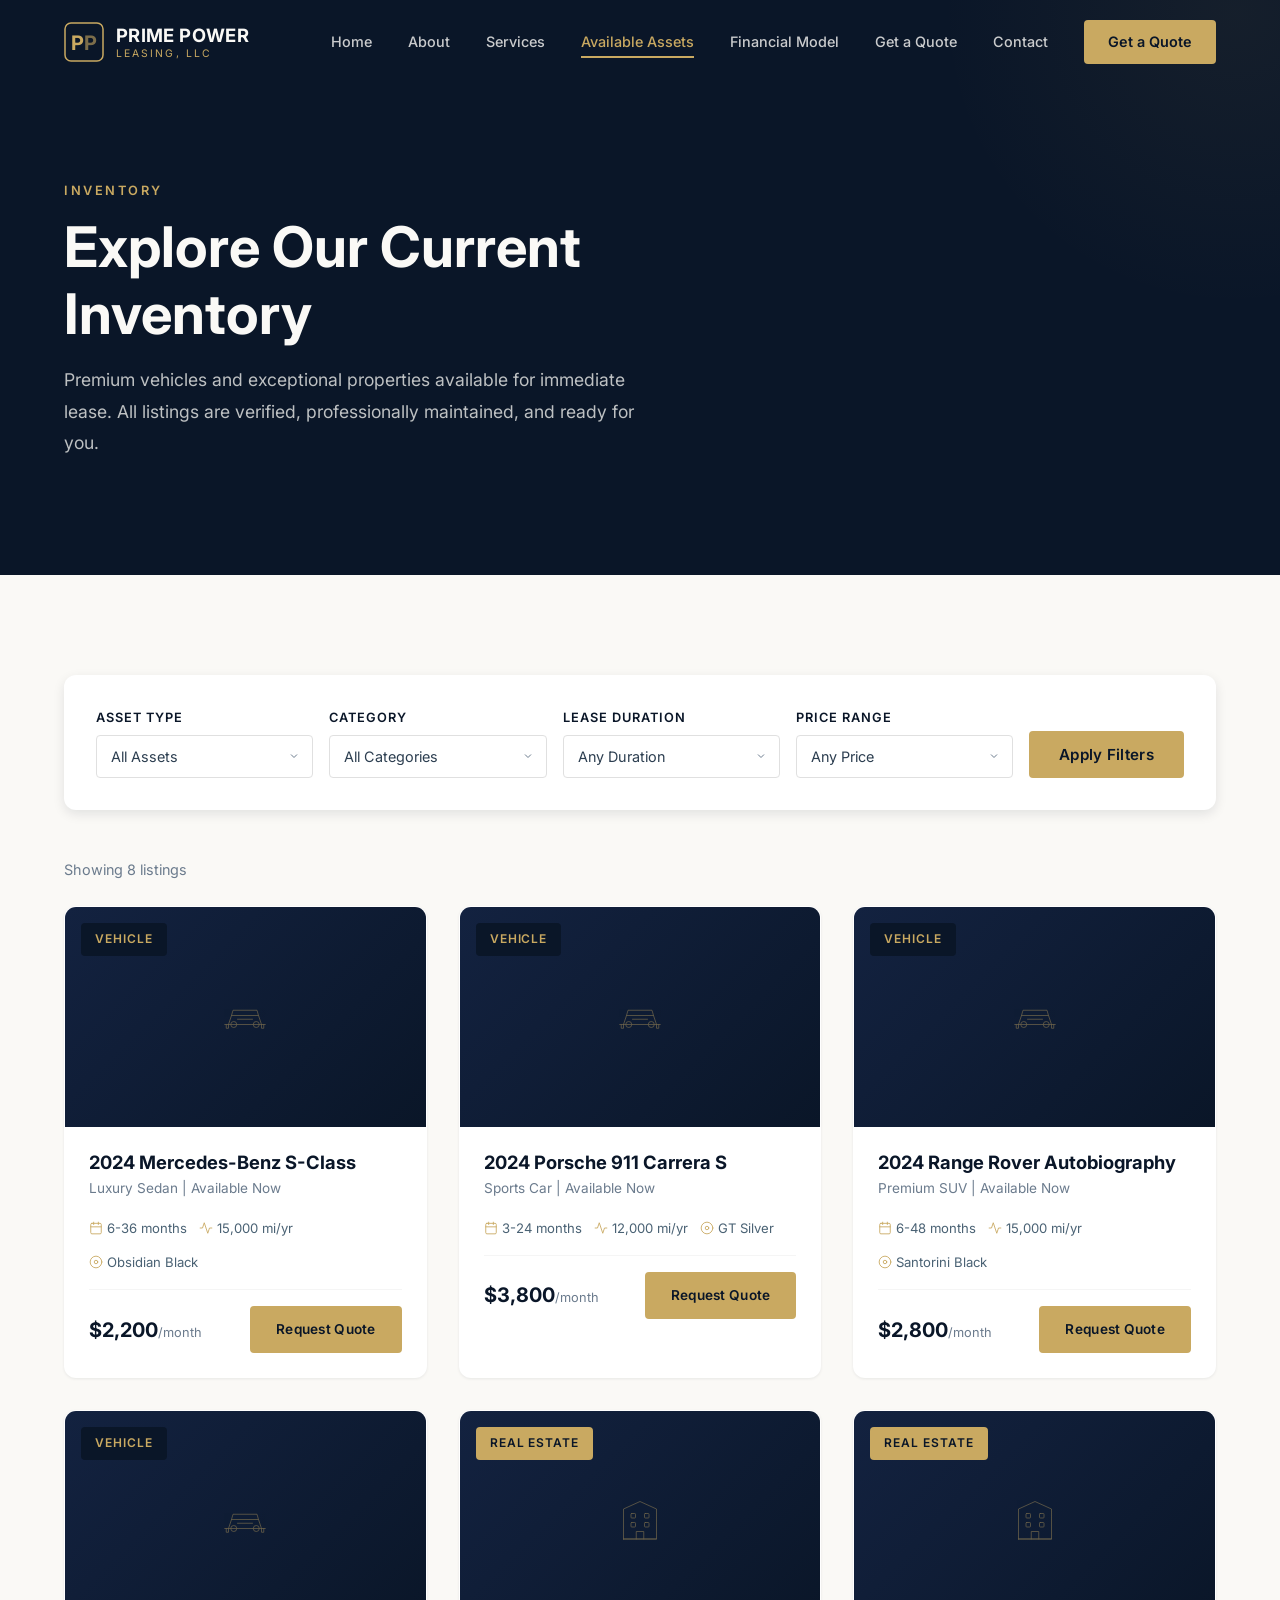
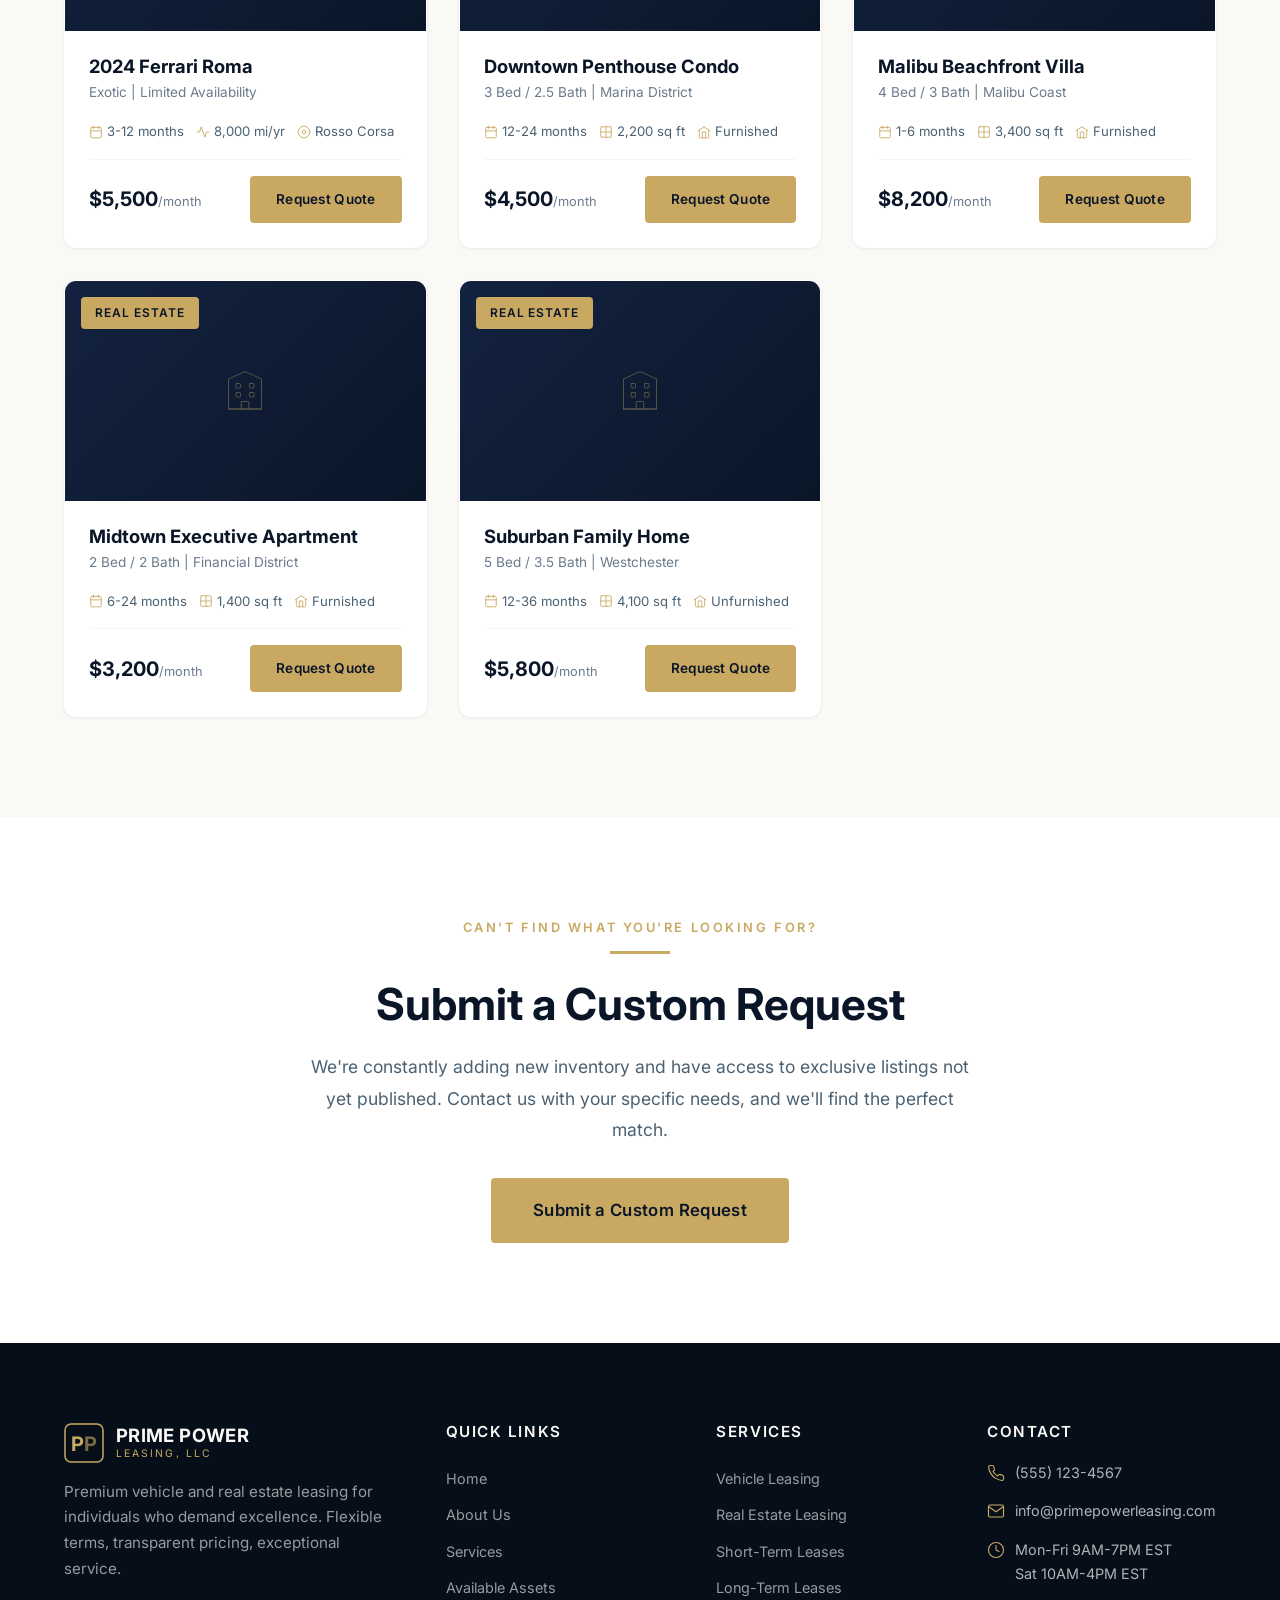
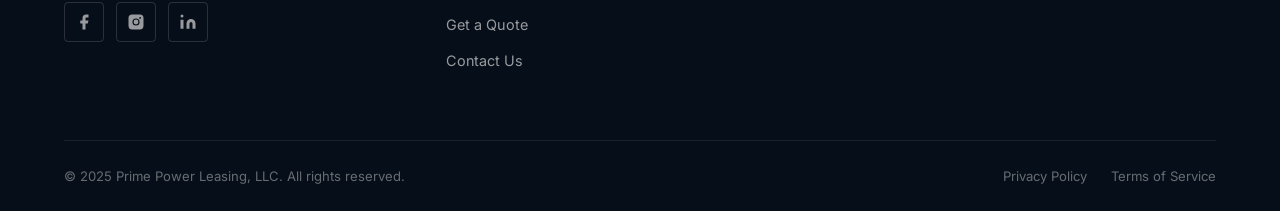
<file: assets.html>
<!DOCTYPE html>
<html lang="en">
<head>
  <meta charset="UTF-8">
  <meta name="viewport" content="width=device-width, initial-scale=1.0">
  <meta name="description" content="Browse Prime Power Leasing's current inventory of premium vehicles and exceptional properties available for immediate lease.">
  <meta name="keywords" content="luxury vehicle leasing, real estate leasing, premium leasing, available assets, lease inventory">

  <!-- Open Graph -->
  <meta property="og:title" content="Available Assets | Prime Power Leasing">
  <meta property="og:description" content="Browse Prime Power Leasing's current inventory of premium vehicles and exceptional properties available for immediate lease.">
  <meta property="og:type" content="website">
  <meta property="og:url" content="https://www.primepowerleasing.com/assets">
  <meta property="og:site_name" content="Prime Power Leasing">

  <title>Available Assets | Prime Power Leasing</title>

  <!-- Google Fonts -->
  <link rel="preconnect" href="https://fonts.googleapis.com">
  <link rel="preconnect" href="https://fonts.gstatic.com" crossorigin>
  <link href="https://fonts.googleapis.com/css2?family=Inter:wght@300;400;500;600;700;800&display=swap" rel="stylesheet">

  <!-- Styles -->
  <link rel="stylesheet" href="css/styles.css">

  <style>
    /* Tablet 2-column override for listings grid */
    @media (min-width: 769px) and (max-width: 1024px) {
      .listings-grid {
        grid-template-columns: repeat(2, 1fr) !important;
      }
    }
  </style>
</head>
<body>

  <!-- ============================================
       NAVIGATION
       ============================================ -->
  <header>
    <nav class="nav" aria-label="Main navigation">
      <div class="nav-inner">

        <!-- Logo -->
        <a href="index.html" class="nav-logo" aria-label="Prime Power Leasing - Home">
          <div class="nav-logo-icon">
            <svg viewBox="0 0 40 40" xmlns="http://www.w3.org/2000/svg" aria-hidden="true">
              <rect x="1" y="1" width="38" height="38" rx="6" fill="none" stroke="#C9A961" stroke-width="1.5"/>
              <text x="7" y="28" font-family="Inter, Helvetica, Arial, sans-serif" font-weight="700" font-size="20" fill="#C9A961">P</text>
              <text x="20" y="28" font-family="Inter, Helvetica, Arial, sans-serif" font-weight="700" font-size="20" fill="#C9A961" opacity="0.6">P</text>
            </svg>
          </div>
          <div class="nav-logo-text">
            PRIME POWER
            <span>Leasing, LLC</span>
          </div>
        </a>

        <!-- Navigation Links -->
        <div class="nav-links">
          <a href="index.html">Home</a>
          <a href="about.html">About</a>
          <a href="services.html">Services</a>
          <a href="assets.html" class="active">Available Assets</a>
          <a href="financial-model.html">Financial Model</a>
          <a href="quote.html">Get a Quote</a>
          <a href="contact.html">Contact</a>
          <a href="quote.html" class="nav-cta">Get a Quote</a>
        </div>

        <!-- Mobile Menu Toggle -->
        <button class="nav-toggle" aria-label="Toggle mobile menu" aria-expanded="false">
          <span></span>
          <span></span>
          <span></span>
        </button>

      </div>
    </nav>
  </header>

  <main>

    <!-- ============================================
         PAGE HERO
         ============================================ -->
    <section class="page-hero" aria-label="Page hero">
      <div class="container">
        <div class="hero-content fade-in">
          <span class="section-label">INVENTORY</span>
          <h1>Explore Our Current Inventory</h1>
          <p>Premium vehicles and exceptional properties available for immediate lease. All listings are verified, professionally maintained, and ready for you.</p>
        </div>
      </div>
    </section>

    <!-- ============================================
         FILTER BAR & ASSET LISTINGS
         ============================================ -->
    <section class="section bg-cream" aria-labelledby="listings-heading">
      <div class="container">

        <!-- Filter Bar -->
        <div class="filter-bar fade-in" id="filters">
          <div class="filter-row">
            <div class="filter-group">
              <label for="filter-type">Asset Type</label>
              <select id="filter-type" data-filter="type">
                <option value="all">All Assets</option>
                <option value="vehicle">Vehicles</option>
                <option value="realestate">Real Estate</option>
              </select>
            </div>
            <div class="filter-group">
              <label for="filter-category">Category</label>
              <select id="filter-category" data-filter="category">
                <option value="all">All Categories</option>
                <option value="sedan">Luxury Sedans</option>
                <option value="suv">SUVs</option>
                <option value="sports">Sports Cars</option>
                <option value="exotic">Exotic</option>
                <option value="condo">Condos</option>
                <option value="home">Homes</option>
                <option value="vacation">Vacation Properties</option>
              </select>
            </div>
            <div class="filter-group">
              <label for="filter-duration">Lease Duration</label>
              <select id="filter-duration" data-filter="duration">
                <option value="all">Any Duration</option>
                <option value="short">Short-Term (1-6 months)</option>
                <option value="long">Long-Term (6+ months)</option>
              </select>
            </div>
            <div class="filter-group">
              <label for="filter-price">Price Range</label>
              <select id="filter-price" data-filter="price">
                <option value="all">Any Price</option>
                <option value="under2000">Under $2,000/mo</option>
                <option value="2000-4000">$2,000-$4,000/mo</option>
                <option value="4000-6000">$4,000-$6,000/mo</option>
                <option value="6000plus">$6,000+/mo</option>
              </select>
            </div>
            <button class="btn btn-primary filter-btn">Apply Filters</button>
          </div>
        </div>

        <!-- Results Count -->
        <p class="results-count fade-in" style="font-size:0.9rem; color:var(--dark-gray); margin-bottom:24px;">Showing 8 listings</p>

        <!-- Listings Grid -->
        <div class="grid-3 listings-grid" id="listings-heading">

          <!-- ========== VEHICLE LISTINGS ========== -->

          <!-- 1. Mercedes-Benz S-Class -->
          <div class="listing-card fade-in" data-type="vehicle" data-category="sedan" data-duration="long" data-price="2200">
            <div class="listing-card-img">
              <div class="img-placeholder" style="height:220px">
                <svg viewBox="0 0 64 64" xmlns="http://www.w3.org/2000/svg" aria-hidden="true">
                  <path d="M5 42h54M10 42l4-12h36l4 12" stroke-linecap="round" stroke-linejoin="round"/>
                  <path d="M14 30l2-7h32l2 7" stroke-linecap="round" stroke-linejoin="round"/>
                  <circle cx="17" cy="42" r="4"/>
                  <circle cx="47" cy="42" r="4"/>
                  <path d="M10 42v5H7v-5M57 42v5h-3v-5" stroke-linecap="round" stroke-linejoin="round"/>
                  <path d="M22 35h20" stroke-linecap="round"/>
                </svg>
              </div>
              <span class="listing-badge badge-vehicle">Vehicle</span>
            </div>
            <div class="listing-card-body">
              <h3>2024 Mercedes-Benz S-Class</h3>
              <p class="listing-card-meta">Luxury Sedan | Available Now</p>
              <div class="listing-card-specs">
                <span class="listing-spec">
                  <svg viewBox="0 0 24 24" xmlns="http://www.w3.org/2000/svg" aria-hidden="true">
                    <rect x="3" y="4" width="18" height="18" rx="2" ry="2" stroke-linecap="round" stroke-linejoin="round"/>
                    <line x1="16" y1="2" x2="16" y2="6" stroke-linecap="round" stroke-linejoin="round"/>
                    <line x1="8" y1="2" x2="8" y2="6" stroke-linecap="round" stroke-linejoin="round"/>
                    <line x1="3" y1="10" x2="21" y2="10" stroke-linecap="round" stroke-linejoin="round"/>
                  </svg>
                  6-36 months
                </span>
                <span class="listing-spec">
                  <svg viewBox="0 0 24 24" xmlns="http://www.w3.org/2000/svg" aria-hidden="true">
                    <polyline points="22 12 18 12 15 21 9 3 6 12 2 12" stroke-linecap="round" stroke-linejoin="round"/>
                  </svg>
                  15,000 mi/yr
                </span>
                <span class="listing-spec">
                  <svg viewBox="0 0 24 24" xmlns="http://www.w3.org/2000/svg" aria-hidden="true">
                    <circle cx="12" cy="12" r="10" stroke-linecap="round" stroke-linejoin="round"/>
                    <circle cx="12" cy="12" r="3" stroke-linecap="round" stroke-linejoin="round"/>
                  </svg>
                  Obsidian Black
                </span>
              </div>
              <div class="listing-card-footer">
                <div class="listing-price">$2,200<span>/month</span></div>
                <a href="quote.html" class="btn btn-sm btn-primary">Request Quote</a>
              </div>
            </div>
          </div>

          <!-- 2. Porsche 911 Carrera S -->
          <div class="listing-card fade-in" data-type="vehicle" data-category="sports" data-duration="short" data-price="3800">
            <div class="listing-card-img">
              <div class="img-placeholder" style="height:220px">
                <svg viewBox="0 0 64 64" xmlns="http://www.w3.org/2000/svg" aria-hidden="true">
                  <path d="M5 42h54M10 42l4-12h36l4 12" stroke-linecap="round" stroke-linejoin="round"/>
                  <path d="M14 30l2-7h32l2 7" stroke-linecap="round" stroke-linejoin="round"/>
                  <circle cx="17" cy="42" r="4"/>
                  <circle cx="47" cy="42" r="4"/>
                  <path d="M10 42v5H7v-5M57 42v5h-3v-5" stroke-linecap="round" stroke-linejoin="round"/>
                  <path d="M22 35h20" stroke-linecap="round"/>
                </svg>
              </div>
              <span class="listing-badge badge-vehicle">Vehicle</span>
            </div>
            <div class="listing-card-body">
              <h3>2024 Porsche 911 Carrera S</h3>
              <p class="listing-card-meta">Sports Car | Available Now</p>
              <div class="listing-card-specs">
                <span class="listing-spec">
                  <svg viewBox="0 0 24 24" xmlns="http://www.w3.org/2000/svg" aria-hidden="true">
                    <rect x="3" y="4" width="18" height="18" rx="2" ry="2" stroke-linecap="round" stroke-linejoin="round"/>
                    <line x1="16" y1="2" x2="16" y2="6" stroke-linecap="round" stroke-linejoin="round"/>
                    <line x1="8" y1="2" x2="8" y2="6" stroke-linecap="round" stroke-linejoin="round"/>
                    <line x1="3" y1="10" x2="21" y2="10" stroke-linecap="round" stroke-linejoin="round"/>
                  </svg>
                  3-24 months
                </span>
                <span class="listing-spec">
                  <svg viewBox="0 0 24 24" xmlns="http://www.w3.org/2000/svg" aria-hidden="true">
                    <polyline points="22 12 18 12 15 21 9 3 6 12 2 12" stroke-linecap="round" stroke-linejoin="round"/>
                  </svg>
                  12,000 mi/yr
                </span>
                <span class="listing-spec">
                  <svg viewBox="0 0 24 24" xmlns="http://www.w3.org/2000/svg" aria-hidden="true">
                    <circle cx="12" cy="12" r="10" stroke-linecap="round" stroke-linejoin="round"/>
                    <circle cx="12" cy="12" r="3" stroke-linecap="round" stroke-linejoin="round"/>
                  </svg>
                  GT Silver
                </span>
              </div>
              <div class="listing-card-footer">
                <div class="listing-price">$3,800<span>/month</span></div>
                <a href="quote.html" class="btn btn-sm btn-primary">Request Quote</a>
              </div>
            </div>
          </div>

          <!-- 3. Range Rover Autobiography -->
          <div class="listing-card fade-in" data-type="vehicle" data-category="suv" data-duration="long" data-price="2800">
            <div class="listing-card-img">
              <div class="img-placeholder" style="height:220px">
                <svg viewBox="0 0 64 64" xmlns="http://www.w3.org/2000/svg" aria-hidden="true">
                  <path d="M5 42h54M10 42l4-12h36l4 12" stroke-linecap="round" stroke-linejoin="round"/>
                  <path d="M14 30l2-7h32l2 7" stroke-linecap="round" stroke-linejoin="round"/>
                  <circle cx="17" cy="42" r="4"/>
                  <circle cx="47" cy="42" r="4"/>
                  <path d="M10 42v5H7v-5M57 42v5h-3v-5" stroke-linecap="round" stroke-linejoin="round"/>
                  <path d="M22 35h20" stroke-linecap="round"/>
                </svg>
              </div>
              <span class="listing-badge badge-vehicle">Vehicle</span>
            </div>
            <div class="listing-card-body">
              <h3>2024 Range Rover Autobiography</h3>
              <p class="listing-card-meta">Premium SUV | Available Now</p>
              <div class="listing-card-specs">
                <span class="listing-spec">
                  <svg viewBox="0 0 24 24" xmlns="http://www.w3.org/2000/svg" aria-hidden="true">
                    <rect x="3" y="4" width="18" height="18" rx="2" ry="2" stroke-linecap="round" stroke-linejoin="round"/>
                    <line x1="16" y1="2" x2="16" y2="6" stroke-linecap="round" stroke-linejoin="round"/>
                    <line x1="8" y1="2" x2="8" y2="6" stroke-linecap="round" stroke-linejoin="round"/>
                    <line x1="3" y1="10" x2="21" y2="10" stroke-linecap="round" stroke-linejoin="round"/>
                  </svg>
                  6-48 months
                </span>
                <span class="listing-spec">
                  <svg viewBox="0 0 24 24" xmlns="http://www.w3.org/2000/svg" aria-hidden="true">
                    <polyline points="22 12 18 12 15 21 9 3 6 12 2 12" stroke-linecap="round" stroke-linejoin="round"/>
                  </svg>
                  15,000 mi/yr
                </span>
                <span class="listing-spec">
                  <svg viewBox="0 0 24 24" xmlns="http://www.w3.org/2000/svg" aria-hidden="true">
                    <circle cx="12" cy="12" r="10" stroke-linecap="round" stroke-linejoin="round"/>
                    <circle cx="12" cy="12" r="3" stroke-linecap="round" stroke-linejoin="round"/>
                  </svg>
                  Santorini Black
                </span>
              </div>
              <div class="listing-card-footer">
                <div class="listing-price">$2,800<span>/month</span></div>
                <a href="quote.html" class="btn btn-sm btn-primary">Request Quote</a>
              </div>
            </div>
          </div>

          <!-- 4. Ferrari Roma -->
          <div class="listing-card fade-in" data-type="vehicle" data-category="exotic" data-duration="short" data-price="5500">
            <div class="listing-card-img">
              <div class="img-placeholder" style="height:220px">
                <svg viewBox="0 0 64 64" xmlns="http://www.w3.org/2000/svg" aria-hidden="true">
                  <path d="M5 42h54M10 42l4-12h36l4 12" stroke-linecap="round" stroke-linejoin="round"/>
                  <path d="M14 30l2-7h32l2 7" stroke-linecap="round" stroke-linejoin="round"/>
                  <circle cx="17" cy="42" r="4"/>
                  <circle cx="47" cy="42" r="4"/>
                  <path d="M10 42v5H7v-5M57 42v5h-3v-5" stroke-linecap="round" stroke-linejoin="round"/>
                  <path d="M22 35h20" stroke-linecap="round"/>
                </svg>
              </div>
              <span class="listing-badge badge-vehicle">Vehicle</span>
            </div>
            <div class="listing-card-body">
              <h3>2024 Ferrari Roma</h3>
              <p class="listing-card-meta">Exotic | Limited Availability</p>
              <div class="listing-card-specs">
                <span class="listing-spec">
                  <svg viewBox="0 0 24 24" xmlns="http://www.w3.org/2000/svg" aria-hidden="true">
                    <rect x="3" y="4" width="18" height="18" rx="2" ry="2" stroke-linecap="round" stroke-linejoin="round"/>
                    <line x1="16" y1="2" x2="16" y2="6" stroke-linecap="round" stroke-linejoin="round"/>
                    <line x1="8" y1="2" x2="8" y2="6" stroke-linecap="round" stroke-linejoin="round"/>
                    <line x1="3" y1="10" x2="21" y2="10" stroke-linecap="round" stroke-linejoin="round"/>
                  </svg>
                  3-12 months
                </span>
                <span class="listing-spec">
                  <svg viewBox="0 0 24 24" xmlns="http://www.w3.org/2000/svg" aria-hidden="true">
                    <polyline points="22 12 18 12 15 21 9 3 6 12 2 12" stroke-linecap="round" stroke-linejoin="round"/>
                  </svg>
                  8,000 mi/yr
                </span>
                <span class="listing-spec">
                  <svg viewBox="0 0 24 24" xmlns="http://www.w3.org/2000/svg" aria-hidden="true">
                    <circle cx="12" cy="12" r="10" stroke-linecap="round" stroke-linejoin="round"/>
                    <circle cx="12" cy="12" r="3" stroke-linecap="round" stroke-linejoin="round"/>
                  </svg>
                  Rosso Corsa
                </span>
              </div>
              <div class="listing-card-footer">
                <div class="listing-price">$5,500<span>/month</span></div>
                <a href="quote.html" class="btn btn-sm btn-primary">Request Quote</a>
              </div>
            </div>
          </div>

          <!-- ========== REAL ESTATE LISTINGS ========== -->

          <!-- 5. Downtown Penthouse Condo -->
          <div class="listing-card fade-in" data-type="realestate" data-category="condo" data-duration="long" data-price="4500">
            <div class="listing-card-img">
              <div class="img-placeholder" style="height:220px">
                <svg viewBox="0 0 64 64" xmlns="http://www.w3.org/2000/svg" aria-hidden="true">
                  <path d="M10 56V16l22-10 22 10v40H10z" stroke-linecap="round" stroke-linejoin="round"/>
                  <path d="M10 56h44" stroke-linecap="round" stroke-linejoin="round"/>
                  <rect x="20" y="22" width="6" height="6" rx="1" stroke-linecap="round" stroke-linejoin="round"/>
                  <rect x="38" y="22" width="6" height="6" rx="1" stroke-linecap="round" stroke-linejoin="round"/>
                  <rect x="20" y="34" width="6" height="6" rx="1" stroke-linecap="round" stroke-linejoin="round"/>
                  <rect x="38" y="34" width="6" height="6" rx="1" stroke-linecap="round" stroke-linejoin="round"/>
                  <path d="M27 56V46h10v10" stroke-linecap="round" stroke-linejoin="round"/>
                </svg>
              </div>
              <span class="listing-badge badge-realestate">Real Estate</span>
            </div>
            <div class="listing-card-body">
              <h3>Downtown Penthouse Condo</h3>
              <p class="listing-card-meta">3 Bed / 2.5 Bath | Marina District</p>
              <div class="listing-card-specs">
                <span class="listing-spec">
                  <svg viewBox="0 0 24 24" xmlns="http://www.w3.org/2000/svg" aria-hidden="true">
                    <rect x="3" y="4" width="18" height="18" rx="2" ry="2" stroke-linecap="round" stroke-linejoin="round"/>
                    <line x1="16" y1="2" x2="16" y2="6" stroke-linecap="round" stroke-linejoin="round"/>
                    <line x1="8" y1="2" x2="8" y2="6" stroke-linecap="round" stroke-linejoin="round"/>
                    <line x1="3" y1="10" x2="21" y2="10" stroke-linecap="round" stroke-linejoin="round"/>
                  </svg>
                  12-24 months
                </span>
                <span class="listing-spec">
                  <svg viewBox="0 0 24 24" xmlns="http://www.w3.org/2000/svg" aria-hidden="true">
                    <rect x="3" y="3" width="18" height="18" rx="2" stroke-linecap="round" stroke-linejoin="round"/>
                    <line x1="3" y1="12" x2="21" y2="12" stroke-linecap="round" stroke-linejoin="round"/>
                    <line x1="12" y1="3" x2="12" y2="21" stroke-linecap="round" stroke-linejoin="round"/>
                  </svg>
                  2,200 sq ft
                </span>
                <span class="listing-spec">
                  <svg viewBox="0 0 24 24" xmlns="http://www.w3.org/2000/svg" aria-hidden="true">
                    <path d="M20 9v11a2 2 0 0 1-2 2H6a2 2 0 0 1-2-2V9" stroke-linecap="round" stroke-linejoin="round"/>
                    <path d="M9 22V12h6v10" stroke-linecap="round" stroke-linejoin="round"/>
                    <path d="M2 10l10-7 10 7" stroke-linecap="round" stroke-linejoin="round"/>
                  </svg>
                  Furnished
                </span>
              </div>
              <div class="listing-card-footer">
                <div class="listing-price">$4,500<span>/month</span></div>
                <a href="quote.html" class="btn btn-sm btn-primary">Request Quote</a>
              </div>
            </div>
          </div>

          <!-- 6. Malibu Beachfront Villa -->
          <div class="listing-card fade-in" data-type="realestate" data-category="vacation" data-duration="short" data-price="8200">
            <div class="listing-card-img">
              <div class="img-placeholder" style="height:220px">
                <svg viewBox="0 0 64 64" xmlns="http://www.w3.org/2000/svg" aria-hidden="true">
                  <path d="M10 56V16l22-10 22 10v40H10z" stroke-linecap="round" stroke-linejoin="round"/>
                  <path d="M10 56h44" stroke-linecap="round" stroke-linejoin="round"/>
                  <rect x="20" y="22" width="6" height="6" rx="1" stroke-linecap="round" stroke-linejoin="round"/>
                  <rect x="38" y="22" width="6" height="6" rx="1" stroke-linecap="round" stroke-linejoin="round"/>
                  <rect x="20" y="34" width="6" height="6" rx="1" stroke-linecap="round" stroke-linejoin="round"/>
                  <rect x="38" y="34" width="6" height="6" rx="1" stroke-linecap="round" stroke-linejoin="round"/>
                  <path d="M27 56V46h10v10" stroke-linecap="round" stroke-linejoin="round"/>
                </svg>
              </div>
              <span class="listing-badge badge-realestate">Real Estate</span>
            </div>
            <div class="listing-card-body">
              <h3>Malibu Beachfront Villa</h3>
              <p class="listing-card-meta">4 Bed / 3 Bath | Malibu Coast</p>
              <div class="listing-card-specs">
                <span class="listing-spec">
                  <svg viewBox="0 0 24 24" xmlns="http://www.w3.org/2000/svg" aria-hidden="true">
                    <rect x="3" y="4" width="18" height="18" rx="2" ry="2" stroke-linecap="round" stroke-linejoin="round"/>
                    <line x1="16" y1="2" x2="16" y2="6" stroke-linecap="round" stroke-linejoin="round"/>
                    <line x1="8" y1="2" x2="8" y2="6" stroke-linecap="round" stroke-linejoin="round"/>
                    <line x1="3" y1="10" x2="21" y2="10" stroke-linecap="round" stroke-linejoin="round"/>
                  </svg>
                  1-6 months
                </span>
                <span class="listing-spec">
                  <svg viewBox="0 0 24 24" xmlns="http://www.w3.org/2000/svg" aria-hidden="true">
                    <rect x="3" y="3" width="18" height="18" rx="2" stroke-linecap="round" stroke-linejoin="round"/>
                    <line x1="3" y1="12" x2="21" y2="12" stroke-linecap="round" stroke-linejoin="round"/>
                    <line x1="12" y1="3" x2="12" y2="21" stroke-linecap="round" stroke-linejoin="round"/>
                  </svg>
                  3,400 sq ft
                </span>
                <span class="listing-spec">
                  <svg viewBox="0 0 24 24" xmlns="http://www.w3.org/2000/svg" aria-hidden="true">
                    <path d="M20 9v11a2 2 0 0 1-2 2H6a2 2 0 0 1-2-2V9" stroke-linecap="round" stroke-linejoin="round"/>
                    <path d="M9 22V12h6v10" stroke-linecap="round" stroke-linejoin="round"/>
                    <path d="M2 10l10-7 10 7" stroke-linecap="round" stroke-linejoin="round"/>
                  </svg>
                  Furnished
                </span>
              </div>
              <div class="listing-card-footer">
                <div class="listing-price">$8,200<span>/month</span></div>
                <a href="quote.html" class="btn btn-sm btn-primary">Request Quote</a>
              </div>
            </div>
          </div>

          <!-- 7. Midtown Executive Apartment -->
          <div class="listing-card fade-in" data-type="realestate" data-category="condo" data-duration="long" data-price="3200">
            <div class="listing-card-img">
              <div class="img-placeholder" style="height:220px">
                <svg viewBox="0 0 64 64" xmlns="http://www.w3.org/2000/svg" aria-hidden="true">
                  <path d="M10 56V16l22-10 22 10v40H10z" stroke-linecap="round" stroke-linejoin="round"/>
                  <path d="M10 56h44" stroke-linecap="round" stroke-linejoin="round"/>
                  <rect x="20" y="22" width="6" height="6" rx="1" stroke-linecap="round" stroke-linejoin="round"/>
                  <rect x="38" y="22" width="6" height="6" rx="1" stroke-linecap="round" stroke-linejoin="round"/>
                  <rect x="20" y="34" width="6" height="6" rx="1" stroke-linecap="round" stroke-linejoin="round"/>
                  <rect x="38" y="34" width="6" height="6" rx="1" stroke-linecap="round" stroke-linejoin="round"/>
                  <path d="M27 56V46h10v10" stroke-linecap="round" stroke-linejoin="round"/>
                </svg>
              </div>
              <span class="listing-badge badge-realestate">Real Estate</span>
            </div>
            <div class="listing-card-body">
              <h3>Midtown Executive Apartment</h3>
              <p class="listing-card-meta">2 Bed / 2 Bath | Financial District</p>
              <div class="listing-card-specs">
                <span class="listing-spec">
                  <svg viewBox="0 0 24 24" xmlns="http://www.w3.org/2000/svg" aria-hidden="true">
                    <rect x="3" y="4" width="18" height="18" rx="2" ry="2" stroke-linecap="round" stroke-linejoin="round"/>
                    <line x1="16" y1="2" x2="16" y2="6" stroke-linecap="round" stroke-linejoin="round"/>
                    <line x1="8" y1="2" x2="8" y2="6" stroke-linecap="round" stroke-linejoin="round"/>
                    <line x1="3" y1="10" x2="21" y2="10" stroke-linecap="round" stroke-linejoin="round"/>
                  </svg>
                  6-24 months
                </span>
                <span class="listing-spec">
                  <svg viewBox="0 0 24 24" xmlns="http://www.w3.org/2000/svg" aria-hidden="true">
                    <rect x="3" y="3" width="18" height="18" rx="2" stroke-linecap="round" stroke-linejoin="round"/>
                    <line x1="3" y1="12" x2="21" y2="12" stroke-linecap="round" stroke-linejoin="round"/>
                    <line x1="12" y1="3" x2="12" y2="21" stroke-linecap="round" stroke-linejoin="round"/>
                  </svg>
                  1,400 sq ft
                </span>
                <span class="listing-spec">
                  <svg viewBox="0 0 24 24" xmlns="http://www.w3.org/2000/svg" aria-hidden="true">
                    <path d="M20 9v11a2 2 0 0 1-2 2H6a2 2 0 0 1-2-2V9" stroke-linecap="round" stroke-linejoin="round"/>
                    <path d="M9 22V12h6v10" stroke-linecap="round" stroke-linejoin="round"/>
                    <path d="M2 10l10-7 10 7" stroke-linecap="round" stroke-linejoin="round"/>
                  </svg>
                  Furnished
                </span>
              </div>
              <div class="listing-card-footer">
                <div class="listing-price">$3,200<span>/month</span></div>
                <a href="quote.html" class="btn btn-sm btn-primary">Request Quote</a>
              </div>
            </div>
          </div>

          <!-- 8. Suburban Family Home -->
          <div class="listing-card fade-in" data-type="realestate" data-category="home" data-duration="long" data-price="5800">
            <div class="listing-card-img">
              <div class="img-placeholder" style="height:220px">
                <svg viewBox="0 0 64 64" xmlns="http://www.w3.org/2000/svg" aria-hidden="true">
                  <path d="M10 56V16l22-10 22 10v40H10z" stroke-linecap="round" stroke-linejoin="round"/>
                  <path d="M10 56h44" stroke-linecap="round" stroke-linejoin="round"/>
                  <rect x="20" y="22" width="6" height="6" rx="1" stroke-linecap="round" stroke-linejoin="round"/>
                  <rect x="38" y="22" width="6" height="6" rx="1" stroke-linecap="round" stroke-linejoin="round"/>
                  <rect x="20" y="34" width="6" height="6" rx="1" stroke-linecap="round" stroke-linejoin="round"/>
                  <rect x="38" y="34" width="6" height="6" rx="1" stroke-linecap="round" stroke-linejoin="round"/>
                  <path d="M27 56V46h10v10" stroke-linecap="round" stroke-linejoin="round"/>
                </svg>
              </div>
              <span class="listing-badge badge-realestate">Real Estate</span>
            </div>
            <div class="listing-card-body">
              <h3>Suburban Family Home</h3>
              <p class="listing-card-meta">5 Bed / 3.5 Bath | Westchester</p>
              <div class="listing-card-specs">
                <span class="listing-spec">
                  <svg viewBox="0 0 24 24" xmlns="http://www.w3.org/2000/svg" aria-hidden="true">
                    <rect x="3" y="4" width="18" height="18" rx="2" ry="2" stroke-linecap="round" stroke-linejoin="round"/>
                    <line x1="16" y1="2" x2="16" y2="6" stroke-linecap="round" stroke-linejoin="round"/>
                    <line x1="8" y1="2" x2="8" y2="6" stroke-linecap="round" stroke-linejoin="round"/>
                    <line x1="3" y1="10" x2="21" y2="10" stroke-linecap="round" stroke-linejoin="round"/>
                  </svg>
                  12-36 months
                </span>
                <span class="listing-spec">
                  <svg viewBox="0 0 24 24" xmlns="http://www.w3.org/2000/svg" aria-hidden="true">
                    <rect x="3" y="3" width="18" height="18" rx="2" stroke-linecap="round" stroke-linejoin="round"/>
                    <line x1="3" y1="12" x2="21" y2="12" stroke-linecap="round" stroke-linejoin="round"/>
                    <line x1="12" y1="3" x2="12" y2="21" stroke-linecap="round" stroke-linejoin="round"/>
                  </svg>
                  4,100 sq ft
                </span>
                <span class="listing-spec">
                  <svg viewBox="0 0 24 24" xmlns="http://www.w3.org/2000/svg" aria-hidden="true">
                    <path d="M20 9v11a2 2 0 0 1-2 2H6a2 2 0 0 1-2-2V9" stroke-linecap="round" stroke-linejoin="round"/>
                    <path d="M9 22V12h6v10" stroke-linecap="round" stroke-linejoin="round"/>
                    <path d="M2 10l10-7 10 7" stroke-linecap="round" stroke-linejoin="round"/>
                  </svg>
                  Unfurnished
                </span>
              </div>
              <div class="listing-card-footer">
                <div class="listing-price">$5,800<span>/month</span></div>
                <a href="quote.html" class="btn btn-sm btn-primary">Request Quote</a>
              </div>
            </div>
          </div>

        </div>
      </div>
    </section>

    <!-- ============================================
         CUSTOM REQUEST CTA
         ============================================ -->
    <section class="section bg-white" aria-labelledby="custom-request-heading">
      <div class="container text-center">
        <div class="fade-in">
          <span class="section-label">CAN'T FIND WHAT YOU'RE LOOKING FOR?</span>
          <div class="gold-line centered"></div>
          <h2 class="section-title" id="custom-request-heading">Submit a Custom Request</h2>
          <p class="section-subtitle" style="margin:0 auto 32px;">We're constantly adding new inventory and have access to exclusive listings not yet published. Contact us with your specific needs, and we'll find the perfect match.</p>
          <a href="quote.html" class="btn btn-primary btn-lg">Submit a Custom Request</a>
        </div>
      </div>
    </section>

  </main>

  <!-- ============================================
       FOOTER
       ============================================ -->
  <footer class="footer">
    <div class="container">
      <div class="footer-grid">

        <!-- Column 1: Brand -->
        <div class="footer-brand">
          <a href="index.html" class="nav-logo" aria-label="Prime Power Leasing - Home">
            <div class="nav-logo-icon">
              <svg viewBox="0 0 40 40" xmlns="http://www.w3.org/2000/svg" aria-hidden="true">
                <rect x="1" y="1" width="38" height="38" rx="6" fill="none" stroke="#C9A961" stroke-width="1.5"/>
                <text x="7" y="28" font-family="Inter, Helvetica, Arial, sans-serif" font-weight="700" font-size="20" fill="#C9A961">P</text>
                <text x="20" y="28" font-family="Inter, Helvetica, Arial, sans-serif" font-weight="700" font-size="20" fill="#C9A961" opacity="0.6">P</text>
              </svg>
            </div>
            <div class="nav-logo-text">
              PRIME POWER
              <span>Leasing, LLC</span>
            </div>
          </a>
          <p>Premium vehicle and real estate leasing for individuals who demand excellence. Flexible terms, transparent pricing, exceptional service.</p>
          <div class="footer-social">
            <!-- Facebook -->
            <a href="#" aria-label="Facebook">
              <svg viewBox="0 0 24 24" xmlns="http://www.w3.org/2000/svg" aria-hidden="true">
                <path d="M18 2h-3a5 5 0 0 0-5 5v3H7v4h3v8h4v-8h3l1-4h-4V7a1 1 0 0 1 1-1h3z"/>
              </svg>
            </a>
            <!-- Instagram -->
            <a href="#" aria-label="Instagram">
              <svg viewBox="0 0 24 24" xmlns="http://www.w3.org/2000/svg" aria-hidden="true">
                <rect x="2" y="2" width="20" height="20" rx="5" ry="5" fill="none" stroke="currentColor" stroke-width="0"/>
                <path d="M16 3.13a6 6 0 0 1 4.87 4.87M2 17.13V6.87A4.87 4.87 0 0 1 6.87 2h10.26A4.87 4.87 0 0 1 22 6.87v10.26A4.87 4.87 0 0 1 17.13 22H6.87A4.87 4.87 0 0 1 2 17.13z" fill="none"/>
                <path d="M2 6.87A4.87 4.87 0 0 1 6.87 2h10.26A4.87 4.87 0 0 1 22 6.87v10.26A4.87 4.87 0 0 1 17.13 22H6.87A4.87 4.87 0 0 1 2 17.13V6.87z"/>
                <circle cx="12" cy="12" r="4" fill="none" stroke="#060E1A" stroke-width="1.5"/>
                <circle cx="17.5" cy="6.5" r="1.2" fill="#060E1A"/>
              </svg>
            </a>
            <!-- LinkedIn -->
            <a href="#" aria-label="LinkedIn">
              <svg viewBox="0 0 24 24" xmlns="http://www.w3.org/2000/svg" aria-hidden="true">
                <path d="M16 8a6 6 0 0 1 6 6v7h-4v-7a2 2 0 0 0-4 0v7h-4v-7a6 6 0 0 1 6-6zM2 9h4v12H2zM4 6a2 2 0 1 0 0-4 2 2 0 0 0 0 4z"/>
              </svg>
            </a>
          </div>
        </div>

        <!-- Column 2: Quick Links -->
        <div>
          <h4>Quick Links</h4>
          <ul class="footer-links">
            <li><a href="index.html">Home</a></li>
            <li><a href="about.html">About Us</a></li>
            <li><a href="services.html">Services</a></li>
            <li><a href="assets.html">Available Assets</a></li>
            <li><a href="quote.html">Get a Quote</a></li>
            <li><a href="contact.html">Contact Us</a></li>
          </ul>
        </div>

        <!-- Column 3: Services -->
        <div>
          <h4>Services</h4>
          <ul class="footer-links">
            <li><a href="services.html">Vehicle Leasing</a></li>
            <li><a href="services.html">Real Estate Leasing</a></li>
            <li><a href="services.html">Short-Term Leases</a></li>
            <li><a href="services.html">Long-Term Leases</a></li>
          </ul>
        </div>

        <!-- Column 4: Contact -->
        <div>
          <h4>Contact</h4>
          <div class="footer-contact-item">
            <svg viewBox="0 0 24 24" xmlns="http://www.w3.org/2000/svg" aria-hidden="true">
              <path d="M22 16.92v3a2 2 0 0 1-2.18 2 19.79 19.79 0 0 1-8.63-3.07 19.5 19.5 0 0 1-6-6 19.79 19.79 0 0 1-3.07-8.67A2 2 0 0 1 4.11 2h3a2 2 0 0 1 2 1.72 12.84 12.84 0 0 0 .7 2.81 2 2 0 0 1-.45 2.11L8.09 9.91a16 16 0 0 0 6 6l1.27-1.27a2 2 0 0 1 2.11-.45 12.84 12.84 0 0 0 2.81.7A2 2 0 0 1 22 16.92z" stroke-linecap="round" stroke-linejoin="round"/>
            </svg>
            <span>(555) 123-4567</span>
          </div>
          <div class="footer-contact-item">
            <svg viewBox="0 0 24 24" xmlns="http://www.w3.org/2000/svg" aria-hidden="true">
              <path d="M4 4h16c1.1 0 2 .9 2 2v12c0 1.1-.9 2-2 2H4c-1.1 0-2-.9-2-2V6c0-1.1.9-2 2-2z" stroke-linecap="round" stroke-linejoin="round"/>
              <polyline points="22,6 12,13 2,6" stroke-linecap="round" stroke-linejoin="round"/>
            </svg>
            <span>info@primepowerleasing.com</span>
          </div>
          <div class="footer-contact-item">
            <svg viewBox="0 0 24 24" xmlns="http://www.w3.org/2000/svg" aria-hidden="true">
              <circle cx="12" cy="12" r="10" stroke-linecap="round" stroke-linejoin="round"/>
              <polyline points="12 6 12 12 16 14" stroke-linecap="round" stroke-linejoin="round"/>
            </svg>
            <span>Mon-Fri 9AM-7PM EST<br>Sat 10AM-4PM EST</span>
          </div>
        </div>

      </div>

      <!-- Footer Bottom -->
      <div class="footer-bottom">
        <span>&copy; 2025 Prime Power Leasing, LLC. All rights reserved.</span>
        <div class="footer-bottom-links">
          <a href="#">Privacy Policy</a>
          <a href="#">Terms of Service</a>
        </div>
      </div>

    </div>
  </footer>

  <!-- Scripts -->
  <script src="js/main.js"></script>

  <script>
  // Asset Filtering
  document.addEventListener('DOMContentLoaded', () => {
    const filterBtn = document.querySelector('.filter-btn');
    const cards = document.querySelectorAll('.listing-card');

    if (filterBtn) {
      filterBtn.addEventListener('click', () => {
        const assetType = document.querySelector('[data-filter="type"]').value;
        const category = document.querySelector('[data-filter="category"]').value;
        const duration = document.querySelector('[data-filter="duration"]').value;
        const price = document.querySelector('[data-filter="price"]').value;

        let visibleCount = 0;

        cards.forEach(card => {
          let show = true;
          const cardType = card.dataset.type;
          const cardCategory = card.dataset.category;
          const cardDuration = card.dataset.duration;
          const cardPrice = parseInt(card.dataset.price);

          if (assetType && assetType !== 'all' && cardType !== assetType) show = false;
          if (category && category !== 'all' && cardCategory !== category) show = false;
          if (duration && duration !== 'all' && cardDuration !== duration) show = false;

          if (price && price !== 'all') {
            if (price === 'under2000' && cardPrice >= 2000) show = false;
            if (price === '2000-4000' && (cardPrice < 2000 || cardPrice > 4000)) show = false;
            if (price === '4000-6000' && (cardPrice < 4000 || cardPrice > 6000)) show = false;
            if (price === '6000plus' && cardPrice < 6000) show = false;
          }

          card.style.display = show ? '' : 'none';
          if (show) visibleCount++;
        });

        // Update count
        const countEl = document.querySelector('.results-count');
        if (countEl) countEl.textContent = 'Showing ' + visibleCount + ' listing' + (visibleCount !== 1 ? 's' : '');
      });
    }
  });
  </script>

</body>
</html>
</file>
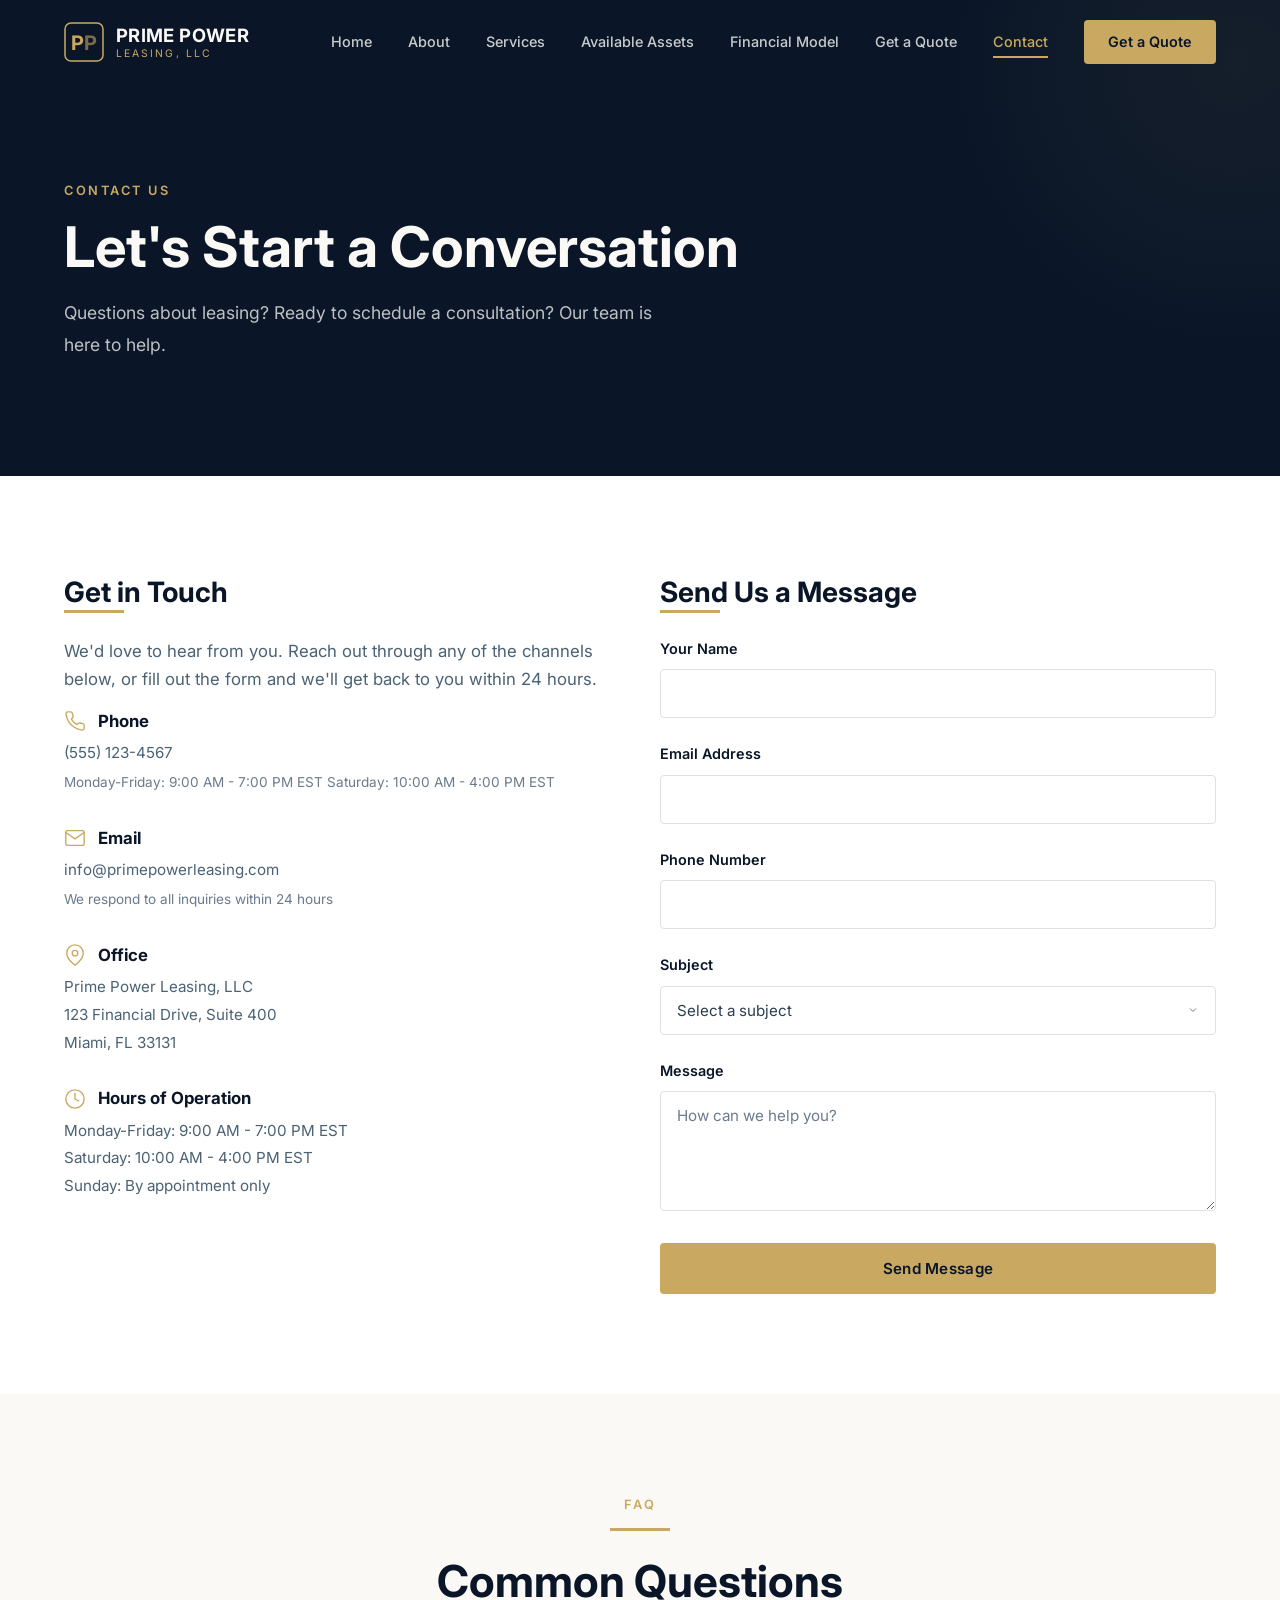
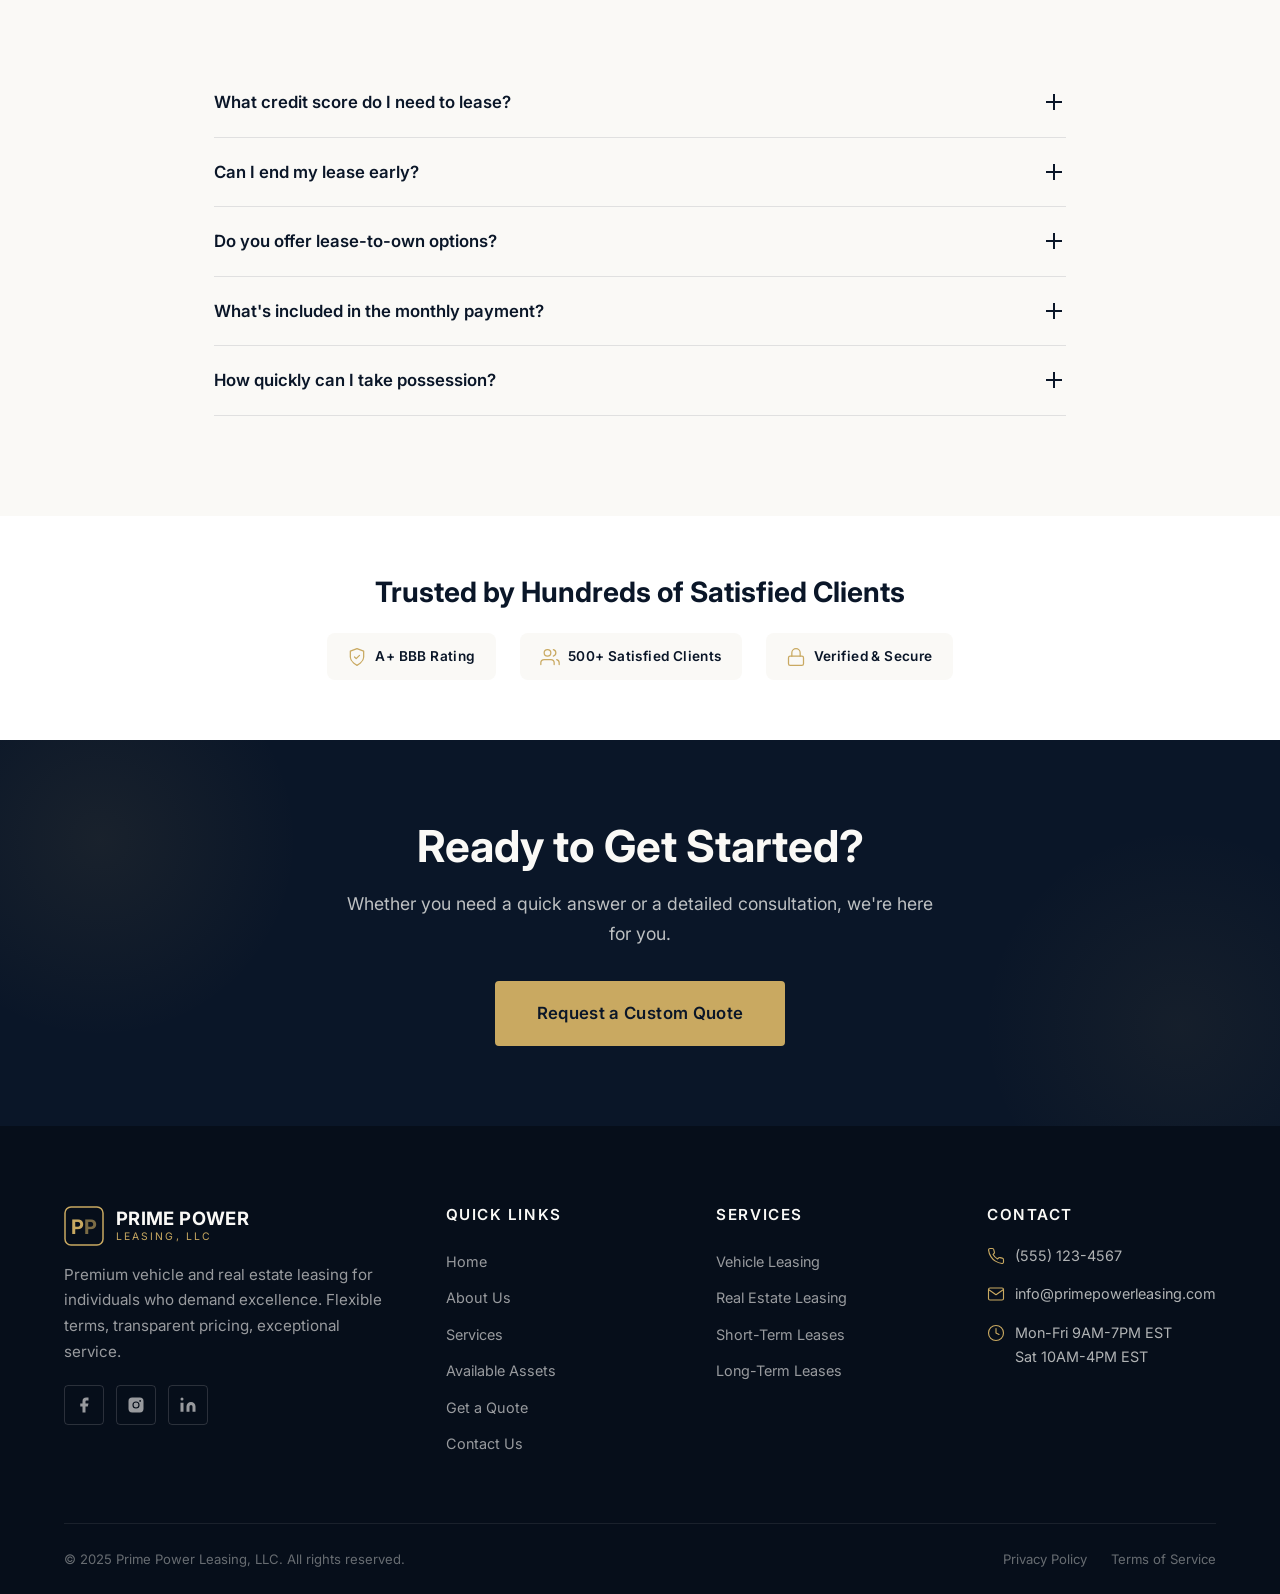
<file: contact.html>
<!DOCTYPE html>
<html lang="en">
<head>
  <meta charset="UTF-8">
  <meta name="viewport" content="width=device-width, initial-scale=1.0">
  <meta name="description" content="Contact Prime Power Leasing for personalized leasing solutions. Call (555) 123-4567 or email us for a custom quote within 24 hours.">
  <meta name="keywords" content="contact prime power leasing, leasing inquiry, vehicle leasing contact, real estate leasing contact">

  <!-- Open Graph -->
  <meta property="og:title" content="Contact Us | Prime Power Leasing">
  <meta property="og:description" content="Contact Prime Power Leasing for personalized leasing solutions. Call (555) 123-4567 or email us for a custom quote within 24 hours.">
  <meta property="og:type" content="website">
  <meta property="og:url" content="https://www.primepowerleasing.com/contact">
  <meta property="og:site_name" content="Prime Power Leasing">

  <title>Contact Us | Prime Power Leasing</title>

  <!-- Google Fonts -->
  <link rel="preconnect" href="https://fonts.googleapis.com">
  <link rel="preconnect" href="https://fonts.gstatic.com" crossorigin>
  <link href="https://fonts.googleapis.com/css2?family=Inter:wght@300;400;500;600;700;800&display=swap" rel="stylesheet">

  <!-- Styles -->
  <link rel="stylesheet" href="css/styles.css">

  <style>
    /* Contact Block Styles */
    .contact-block { margin-bottom: 32px; }
    .contact-block-header { display: flex; align-items: center; gap: 12px; margin-bottom: 8px; }
    .contact-block-header svg { width: 22px; height: 22px; stroke: var(--gold); fill: none; stroke-width: 1.5; flex-shrink: 0; }
    .contact-block-header h4 { margin: 0; font-size: 1.05rem; }
    .contact-block p, .contact-block a { font-size: 0.95rem; color: var(--charcoal-light); margin-bottom: 2px; display: block; }
    .contact-block a:hover { color: var(--gold); }
    .contact-block .small { font-size: 0.85rem; color: var(--dark-gray); }

    /* Trust Badges */
    .trust-badges { display: flex; justify-content: center; gap: 24px; flex-wrap: wrap; margin-top: 24px; }
    .trust-badge { display: inline-flex; align-items: center; gap: 8px; background: var(--cream); padding: 12px 20px; border-radius: var(--radius-md); font-size: 0.85rem; font-weight: 600; color: var(--navy); letter-spacing: 0.03em; }
    .trust-badge svg { width: 20px; height: 20px; stroke: var(--gold); fill: none; stroke-width: 1.5; }
  </style>
</head>
<body>

  <!-- ============================================
       NAVIGATION
       ============================================ -->
  <header>
    <nav class="nav" aria-label="Main navigation">
      <div class="nav-inner">

        <!-- Logo -->
        <a href="index.html" class="nav-logo" aria-label="Prime Power Leasing - Home">
          <div class="nav-logo-icon">
            <svg viewBox="0 0 40 40" xmlns="http://www.w3.org/2000/svg" aria-hidden="true">
              <rect x="1" y="1" width="38" height="38" rx="6" fill="none" stroke="#C9A961" stroke-width="1.5"/>
              <text x="7" y="28" font-family="Inter, Helvetica, Arial, sans-serif" font-weight="700" font-size="20" fill="#C9A961">P</text>
              <text x="20" y="28" font-family="Inter, Helvetica, Arial, sans-serif" font-weight="700" font-size="20" fill="#C9A961" opacity="0.6">P</text>
            </svg>
          </div>
          <div class="nav-logo-text">
            PRIME POWER
            <span>Leasing, LLC</span>
          </div>
        </a>

        <!-- Navigation Links -->
        <div class="nav-links">
          <a href="index.html">Home</a>
          <a href="about.html">About</a>
          <a href="services.html">Services</a>
          <a href="assets.html">Available Assets</a>
          <a href="financial-model.html">Financial Model</a>
          <a href="quote.html">Get a Quote</a>
          <a href="contact.html" class="active">Contact</a>
          <a href="quote.html" class="nav-cta">Get a Quote</a>
        </div>

        <!-- Mobile Menu Toggle -->
        <button class="nav-toggle" aria-label="Toggle mobile menu" aria-expanded="false">
          <span></span>
          <span></span>
          <span></span>
        </button>

      </div>
    </nav>
  </header>

  <main>

    <!-- ============================================
         PAGE HERO
         ============================================ -->
    <section class="page-hero" aria-label="Page hero">
      <div class="container">
        <div class="fade-in">
          <span class="section-label">CONTACT US</span>
          <h1>Let's Start a Conversation</h1>
          <p>Questions about leasing? Ready to schedule a consultation? Our team is here to help.</p>
        </div>
      </div>
    </section>

    <!-- ============================================
         CONTACT INFO + FORM SECTION
         ============================================ -->
    <section class="section bg-white" aria-labelledby="contact-heading">
      <div class="container">
        <div class="grid-2">

          <!-- LEFT COLUMN: Contact Information -->
          <div class="fade-in-left">
            <h3 id="contact-heading">Get in Touch</h3>
            <div class="gold-line"></div>
            <p>We'd love to hear from you. Reach out through any of the channels below, or fill out the form and we'll get back to you within 24 hours.</p>

            <!-- Phone -->
            <div class="contact-block">
              <div class="contact-block-header">
                <svg viewBox="0 0 24 24" xmlns="http://www.w3.org/2000/svg" aria-hidden="true">
                  <path d="M22 16.92v3a2 2 0 0 1-2.18 2 19.79 19.79 0 0 1-8.63-3.07 19.5 19.5 0 0 1-6-6 19.79 19.79 0 0 1-3.07-8.67A2 2 0 0 1 4.11 2h3a2 2 0 0 1 2 1.72 12.84 12.84 0 0 0 .7 2.81 2 2 0 0 1-.45 2.11L8.09 9.91a16 16 0 0 0 6 6l1.27-1.27a2 2 0 0 1 2.11-.45 12.84 12.84 0 0 0 2.81.7A2 2 0 0 1 22 16.92z" stroke-linecap="round" stroke-linejoin="round"/>
                </svg>
                <h4>Phone</h4>
              </div>
              <a href="tel:5551234567">(555) 123-4567</a>
              <span class="small">Monday-Friday: 9:00 AM - 7:00 PM EST</span>
              <span class="small">Saturday: 10:00 AM - 4:00 PM EST</span>
            </div>

            <!-- Email -->
            <div class="contact-block">
              <div class="contact-block-header">
                <svg viewBox="0 0 24 24" xmlns="http://www.w3.org/2000/svg" aria-hidden="true">
                  <path d="M4 4h16c1.1 0 2 .9 2 2v12c0 1.1-.9 2-2 2H4c-1.1 0-2-.9-2-2V6c0-1.1.9-2 2-2z" stroke-linecap="round" stroke-linejoin="round"/>
                  <polyline points="22,6 12,13 2,6" stroke-linecap="round" stroke-linejoin="round"/>
                </svg>
                <h4>Email</h4>
              </div>
              <a href="mailto:info@primepowerleasing.com">info@primepowerleasing.com</a>
              <span class="small">We respond to all inquiries within 24 hours</span>
            </div>

            <!-- Office -->
            <div class="contact-block">
              <div class="contact-block-header">
                <svg viewBox="0 0 24 24" xmlns="http://www.w3.org/2000/svg" aria-hidden="true">
                  <path d="M21 10c0 7-9 13-9 13s-9-6-9-13a9 9 0 0 1 18 0z" stroke-linecap="round" stroke-linejoin="round"/>
                  <circle cx="12" cy="10" r="3" stroke-linecap="round" stroke-linejoin="round"/>
                </svg>
                <h4>Office</h4>
              </div>
              <p>Prime Power Leasing, LLC</p>
              <p>123 Financial Drive, Suite 400</p>
              <p>Miami, FL 33131</p>
            </div>

            <!-- Hours of Operation -->
            <div class="contact-block">
              <div class="contact-block-header">
                <svg viewBox="0 0 24 24" xmlns="http://www.w3.org/2000/svg" aria-hidden="true">
                  <circle cx="12" cy="12" r="10" stroke-linecap="round" stroke-linejoin="round"/>
                  <polyline points="12 6 12 12 16 14" stroke-linecap="round" stroke-linejoin="round"/>
                </svg>
                <h4>Hours of Operation</h4>
              </div>
              <p>Monday-Friday: 9:00 AM - 7:00 PM EST</p>
              <p>Saturday: 10:00 AM - 4:00 PM EST</p>
              <p>Sunday: By appointment only</p>
            </div>
          </div>

          <!-- RIGHT COLUMN: Contact Form -->
          <div class="fade-in-right">
            <h3>Send Us a Message</h3>
            <div class="gold-line"></div>
            <form data-validate>

              <!-- Your Name -->
              <div class="form-group">
                <label class="form-label" for="name">Your Name</label>
                <input type="text" id="name" name="name" class="form-input" required>
                <span class="form-error"></span>
              </div>

              <!-- Email Address -->
              <div class="form-group">
                <label class="form-label" for="email">Email Address</label>
                <input type="email" id="email" name="email" class="form-input" required>
                <span class="form-error"></span>
              </div>

              <!-- Phone Number -->
              <div class="form-group">
                <label class="form-label" for="phone">Phone Number</label>
                <input type="tel" id="phone" name="phone" class="form-input">
                <span class="form-error"></span>
              </div>

              <!-- Subject -->
              <div class="form-group">
                <label class="form-label" for="subject">Subject</label>
                <select id="subject" name="subject" class="form-select">
                  <option value="">Select a subject</option>
                  <option value="general">General Inquiry</option>
                  <option value="vehicle">Vehicle Leasing</option>
                  <option value="realestate">Real Estate Leasing</option>
                  <option value="current">Current Lease Question</option>
                  <option value="other">Other</option>
                </select>
                <span class="form-error"></span>
              </div>

              <!-- Message -->
              <div class="form-group">
                <label class="form-label" for="message">Message</label>
                <textarea id="message" name="message" class="form-textarea" required placeholder="How can we help you?"></textarea>
                <span class="form-error"></span>
              </div>

              <!-- Submit Button -->
              <button type="submit" class="btn btn-primary" style="width: 100%;">Send Message</button>

            </form>
          </div>

        </div>
      </div>
    </section>

    <!-- ============================================
         FAQ SECTION
         ============================================ -->
    <section class="section bg-cream" aria-labelledby="faq-heading">
      <div class="container">
        <div class="section-header centered fade-in">
          <span class="section-label">FAQ</span>
          <div class="gold-line centered"></div>
          <h2 class="section-title" id="faq-heading">Common Questions</h2>
        </div>
        <div class="container-narrow">

          <!-- FAQ Item 1 -->
          <div class="faq-item fade-in">
            <div class="faq-question">
              <span>What credit score do I need to lease?</span>
              <div class="faq-icon"></div>
            </div>
            <div class="faq-answer">
              <p>We work with a range of credit profiles. Generally, a score of 650+ qualifies for our best rates, but we evaluate each application individually.</p>
            </div>
          </div>

          <!-- FAQ Item 2 -->
          <div class="faq-item fade-in">
            <div class="faq-question">
              <span>Can I end my lease early?</span>
              <div class="faq-icon"></div>
            </div>
            <div class="faq-answer">
              <p>Yes. We offer flexible early termination options depending on your lease terms. Contact us to discuss your specific situation.</p>
            </div>
          </div>

          <!-- FAQ Item 3 -->
          <div class="faq-item fade-in">
            <div class="faq-question">
              <span>Do you offer lease-to-own options?</span>
              <div class="faq-icon"></div>
            </div>
            <div class="faq-answer">
              <p>Absolutely. Many of our vehicles and select properties can be purchased at lease end. Ask about purchase options when requesting your quote.</p>
            </div>
          </div>

          <!-- FAQ Item 4 -->
          <div class="faq-item fade-in">
            <div class="faq-question">
              <span>What's included in the monthly payment?</span>
              <div class="faq-icon"></div>
            </div>
            <div class="faq-answer">
              <p>Vehicle leases typically include the vehicle itself and basic roadside assistance coordination. Real estate leases include the property; utilities and services vary by listing. All details are clearly outlined in your lease agreement.</p>
            </div>
          </div>

          <!-- FAQ Item 5 -->
          <div class="faq-item fade-in">
            <div class="faq-question">
              <span>How quickly can I take possession?</span>
              <div class="faq-icon"></div>
            </div>
            <div class="faq-answer">
              <p>Most clients complete the leasing process and take possession within 48-72 hours of agreement signing.</p>
            </div>
          </div>

        </div>
      </div>
    </section>

    <!-- ============================================
         TRUST SECTION
         ============================================ -->
    <section class="section-sm bg-white" aria-label="Trust indicators">
      <div class="container" style="text-align: center;">
        <h3 class="fade-in">Trusted by Hundreds of Satisfied Clients</h3>
        <div class="trust-badges fade-in">

          <!-- A+ BBB Rating -->
          <div class="trust-badge">
            <svg viewBox="0 0 24 24" xmlns="http://www.w3.org/2000/svg" aria-hidden="true">
              <path d="M12 22s8-4 8-10V5l-8-3-8 3v7c0 6 8 10 8 10z" stroke-linecap="round" stroke-linejoin="round"/>
              <polyline points="9 12 11 14 15 10" stroke-linecap="round" stroke-linejoin="round"/>
            </svg>
            A+ BBB Rating
          </div>

          <!-- 500+ Satisfied Clients -->
          <div class="trust-badge">
            <svg viewBox="0 0 24 24" xmlns="http://www.w3.org/2000/svg" aria-hidden="true">
              <path d="M17 21v-2a4 4 0 0 0-4-4H5a4 4 0 0 0-4 4v2" stroke-linecap="round" stroke-linejoin="round"/>
              <circle cx="9" cy="7" r="4" stroke-linecap="round" stroke-linejoin="round"/>
              <path d="M23 21v-2a4 4 0 0 0-3-3.87" stroke-linecap="round" stroke-linejoin="round"/>
              <path d="M16 3.13a4 4 0 0 1 0 7.75" stroke-linecap="round" stroke-linejoin="round"/>
            </svg>
            500+ Satisfied Clients
          </div>

          <!-- Verified & Secure -->
          <div class="trust-badge">
            <svg viewBox="0 0 24 24" xmlns="http://www.w3.org/2000/svg" aria-hidden="true">
              <rect x="3" y="11" width="18" height="11" rx="2" ry="2" stroke-linecap="round" stroke-linejoin="round"/>
              <path d="M7 11V7a5 5 0 0 1 10 0v4" stroke-linecap="round" stroke-linejoin="round"/>
            </svg>
            Verified &amp; Secure
          </div>

        </div>
      </div>
    </section>

    <!-- ============================================
         CTA BANNER
         ============================================ -->
    <section class="cta-banner" aria-label="Call to action">
      <div class="container">
        <h2 class="fade-in">Ready to Get Started?</h2>
        <p class="fade-in delay-1">Whether you need a quick answer or a detailed consultation, we're here for you.</p>
        <a href="quote.html" class="btn btn-primary btn-lg fade-in delay-2">Request a Custom Quote</a>
      </div>
    </section>

  </main>

  <!-- ============================================
       FOOTER
       ============================================ -->
  <footer class="footer">
    <div class="container">
      <div class="footer-grid">

        <!-- Column 1: Brand -->
        <div class="footer-brand">
          <a href="index.html" class="nav-logo" aria-label="Prime Power Leasing - Home">
            <div class="nav-logo-icon">
              <svg viewBox="0 0 40 40" xmlns="http://www.w3.org/2000/svg" aria-hidden="true">
                <rect x="1" y="1" width="38" height="38" rx="6" fill="none" stroke="#C9A961" stroke-width="1.5"/>
                <text x="7" y="28" font-family="Inter, Helvetica, Arial, sans-serif" font-weight="700" font-size="20" fill="#C9A961">P</text>
                <text x="20" y="28" font-family="Inter, Helvetica, Arial, sans-serif" font-weight="700" font-size="20" fill="#C9A961" opacity="0.6">P</text>
              </svg>
            </div>
            <div class="nav-logo-text">
              PRIME POWER
              <span>Leasing, LLC</span>
            </div>
          </a>
          <p>Premium vehicle and real estate leasing for individuals who demand excellence. Flexible terms, transparent pricing, exceptional service.</p>
          <div class="footer-social">
            <!-- Facebook -->
            <a href="#" aria-label="Facebook">
              <svg viewBox="0 0 24 24" xmlns="http://www.w3.org/2000/svg" aria-hidden="true">
                <path d="M18 2h-3a5 5 0 0 0-5 5v3H7v4h3v8h4v-8h3l1-4h-4V7a1 1 0 0 1 1-1h3z"/>
              </svg>
            </a>
            <!-- Instagram -->
            <a href="#" aria-label="Instagram">
              <svg viewBox="0 0 24 24" xmlns="http://www.w3.org/2000/svg" aria-hidden="true">
                <rect x="2" y="2" width="20" height="20" rx="5" ry="5" fill="none" stroke="currentColor" stroke-width="0"/>
                <path d="M16 3.13a6 6 0 0 1 4.87 4.87M2 17.13V6.87A4.87 4.87 0 0 1 6.87 2h10.26A4.87 4.87 0 0 1 22 6.87v10.26A4.87 4.87 0 0 1 17.13 22H6.87A4.87 4.87 0 0 1 2 17.13z" fill="none"/>
                <path d="M2 6.87A4.87 4.87 0 0 1 6.87 2h10.26A4.87 4.87 0 0 1 22 6.87v10.26A4.87 4.87 0 0 1 17.13 22H6.87A4.87 4.87 0 0 1 2 17.13V6.87z"/>
                <circle cx="12" cy="12" r="4" fill="none" stroke="#060E1A" stroke-width="1.5"/>
                <circle cx="17.5" cy="6.5" r="1.2" fill="#060E1A"/>
              </svg>
            </a>
            <!-- LinkedIn -->
            <a href="#" aria-label="LinkedIn">
              <svg viewBox="0 0 24 24" xmlns="http://www.w3.org/2000/svg" aria-hidden="true">
                <path d="M16 8a6 6 0 0 1 6 6v7h-4v-7a2 2 0 0 0-4 0v7h-4v-7a6 6 0 0 1 6-6zM2 9h4v12H2zM4 6a2 2 0 1 0 0-4 2 2 0 0 0 0 4z"/>
              </svg>
            </a>
          </div>
        </div>

        <!-- Column 2: Quick Links -->
        <div>
          <h4>Quick Links</h4>
          <ul class="footer-links">
            <li><a href="index.html">Home</a></li>
            <li><a href="about.html">About Us</a></li>
            <li><a href="services.html">Services</a></li>
            <li><a href="assets.html">Available Assets</a></li>
            <li><a href="quote.html">Get a Quote</a></li>
            <li><a href="contact.html">Contact Us</a></li>
          </ul>
        </div>

        <!-- Column 3: Services -->
        <div>
          <h4>Services</h4>
          <ul class="footer-links">
            <li><a href="services.html">Vehicle Leasing</a></li>
            <li><a href="services.html">Real Estate Leasing</a></li>
            <li><a href="services.html">Short-Term Leases</a></li>
            <li><a href="services.html">Long-Term Leases</a></li>
          </ul>
        </div>

        <!-- Column 4: Contact -->
        <div>
          <h4>Contact</h4>
          <div class="footer-contact-item">
            <svg viewBox="0 0 24 24" xmlns="http://www.w3.org/2000/svg" aria-hidden="true">
              <path d="M22 16.92v3a2 2 0 0 1-2.18 2 19.79 19.79 0 0 1-8.63-3.07 19.5 19.5 0 0 1-6-6 19.79 19.79 0 0 1-3.07-8.67A2 2 0 0 1 4.11 2h3a2 2 0 0 1 2 1.72 12.84 12.84 0 0 0 .7 2.81 2 2 0 0 1-.45 2.11L8.09 9.91a16 16 0 0 0 6 6l1.27-1.27a2 2 0 0 1 2.11-.45 12.84 12.84 0 0 0 2.81.7A2 2 0 0 1 22 16.92z" stroke-linecap="round" stroke-linejoin="round"/>
            </svg>
            <span>(555) 123-4567</span>
          </div>
          <div class="footer-contact-item">
            <svg viewBox="0 0 24 24" xmlns="http://www.w3.org/2000/svg" aria-hidden="true">
              <path d="M4 4h16c1.1 0 2 .9 2 2v12c0 1.1-.9 2-2 2H4c-1.1 0-2-.9-2-2V6c0-1.1.9-2 2-2z" stroke-linecap="round" stroke-linejoin="round"/>
              <polyline points="22,6 12,13 2,6" stroke-linecap="round" stroke-linejoin="round"/>
            </svg>
            <span>info@primepowerleasing.com</span>
          </div>
          <div class="footer-contact-item">
            <svg viewBox="0 0 24 24" xmlns="http://www.w3.org/2000/svg" aria-hidden="true">
              <circle cx="12" cy="12" r="10" stroke-linecap="round" stroke-linejoin="round"/>
              <polyline points="12 6 12 12 16 14" stroke-linecap="round" stroke-linejoin="round"/>
            </svg>
            <span>Mon-Fri 9AM-7PM EST<br>Sat 10AM-4PM EST</span>
          </div>
        </div>

      </div>

      <!-- Footer Bottom -->
      <div class="footer-bottom">
        <span>&copy; 2025 Prime Power Leasing, LLC. All rights reserved.</span>
        <div class="footer-bottom-links">
          <a href="#">Privacy Policy</a>
          <a href="#">Terms of Service</a>
        </div>
      </div>

    </div>
  </footer>

  <!-- Scripts -->
  <script src="js/main.js"></script>

</body>
</html>
</file>
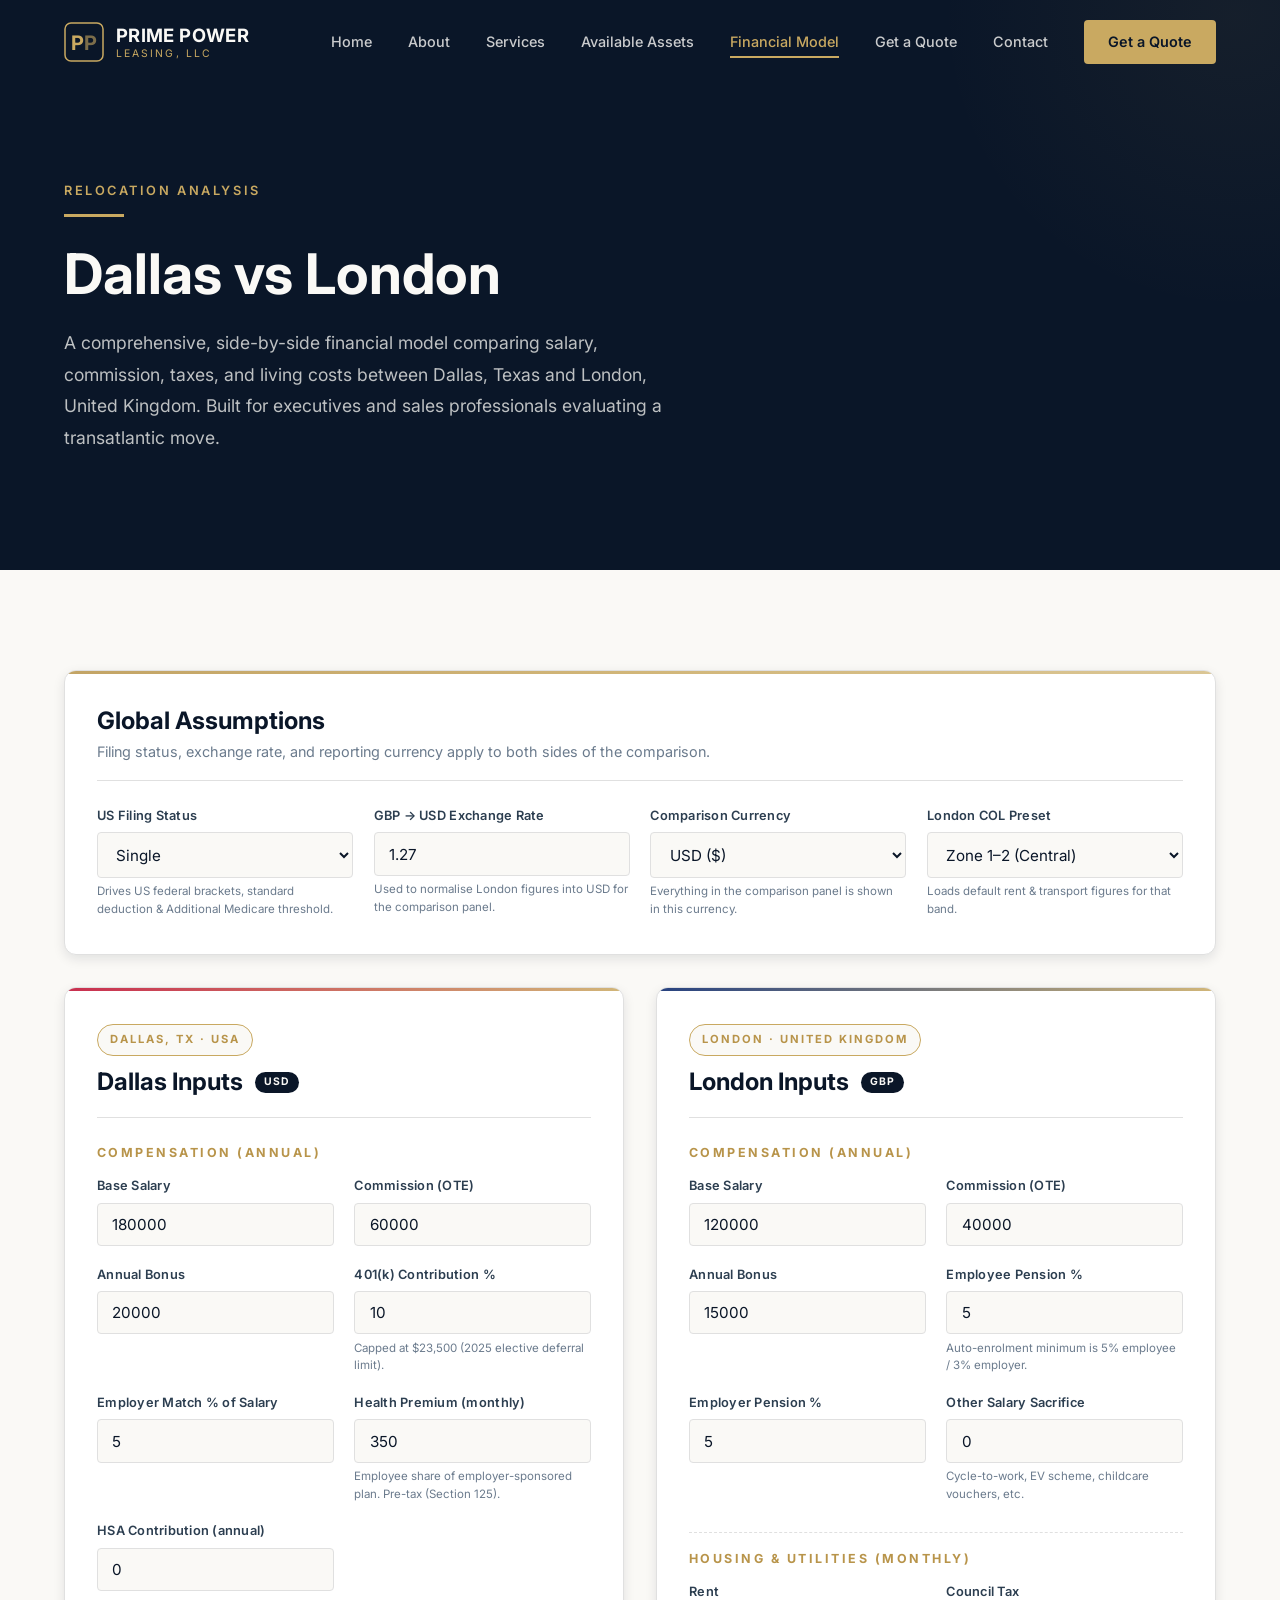
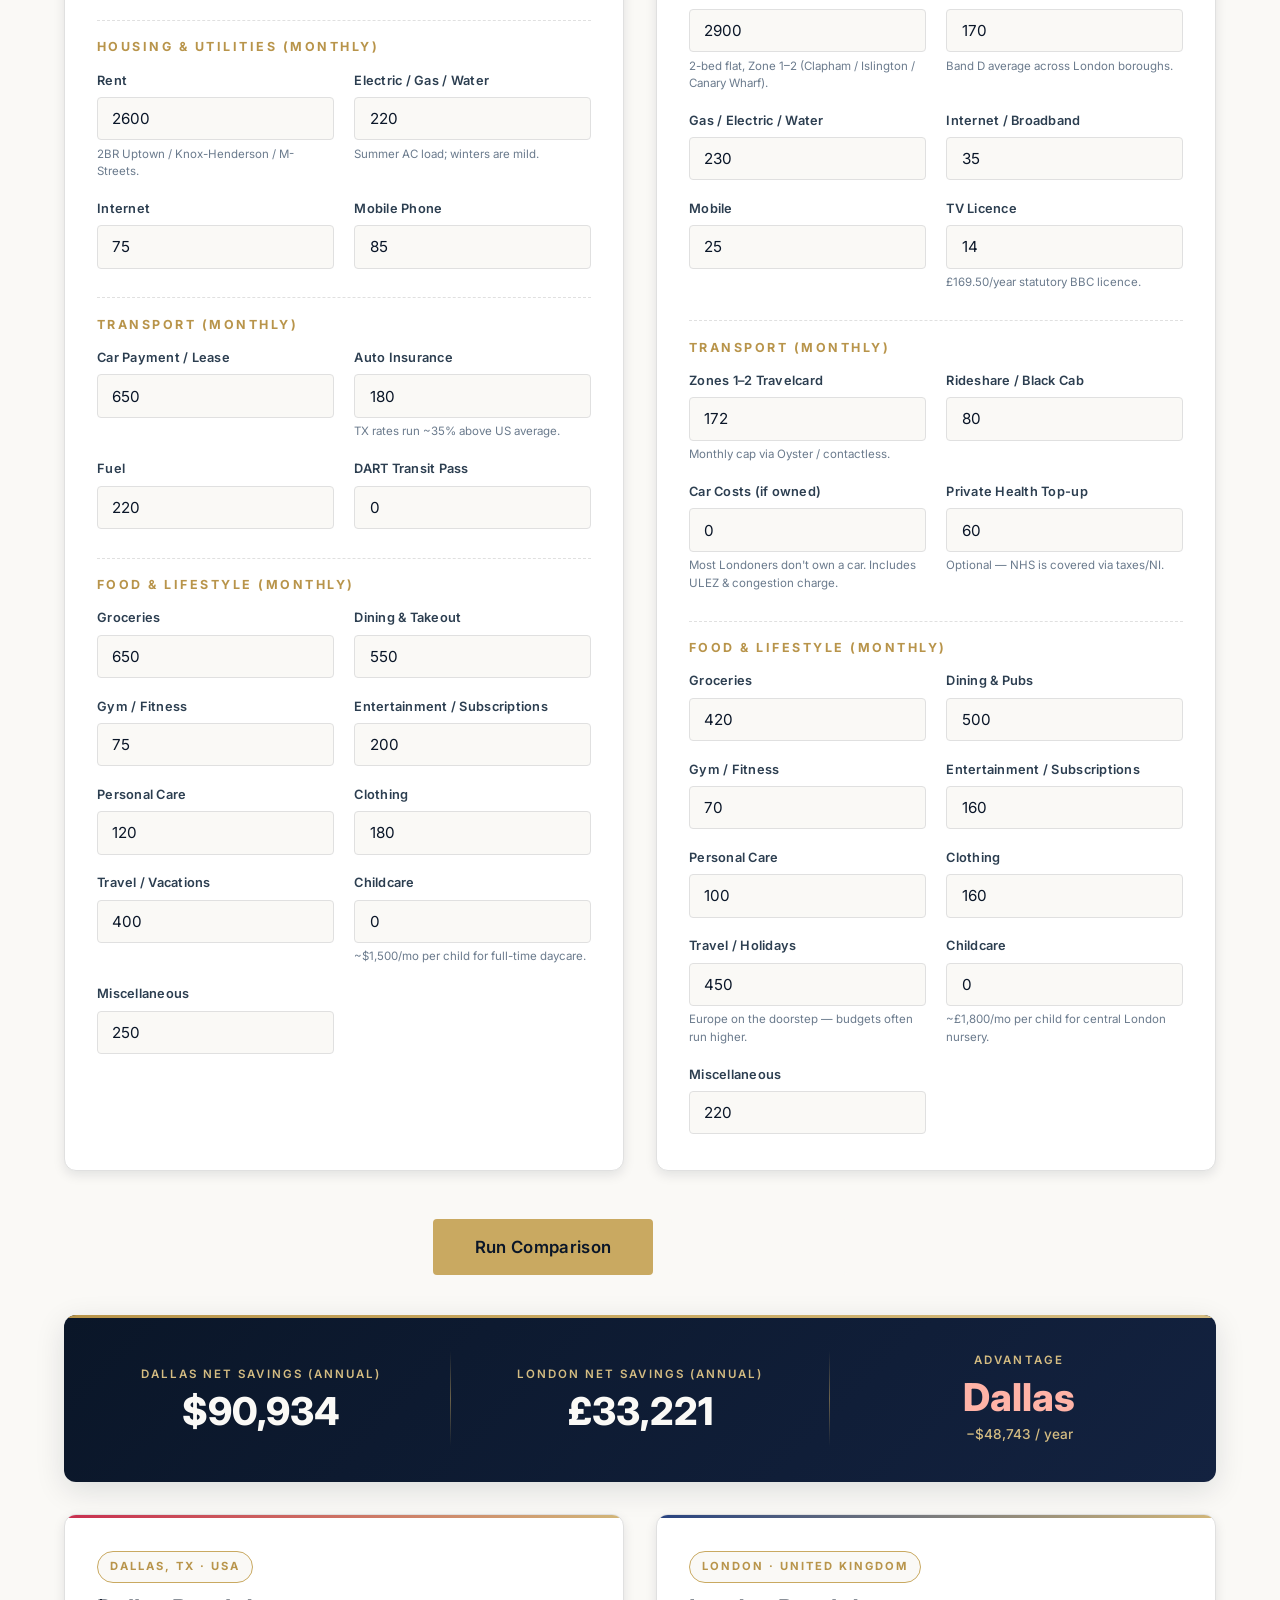
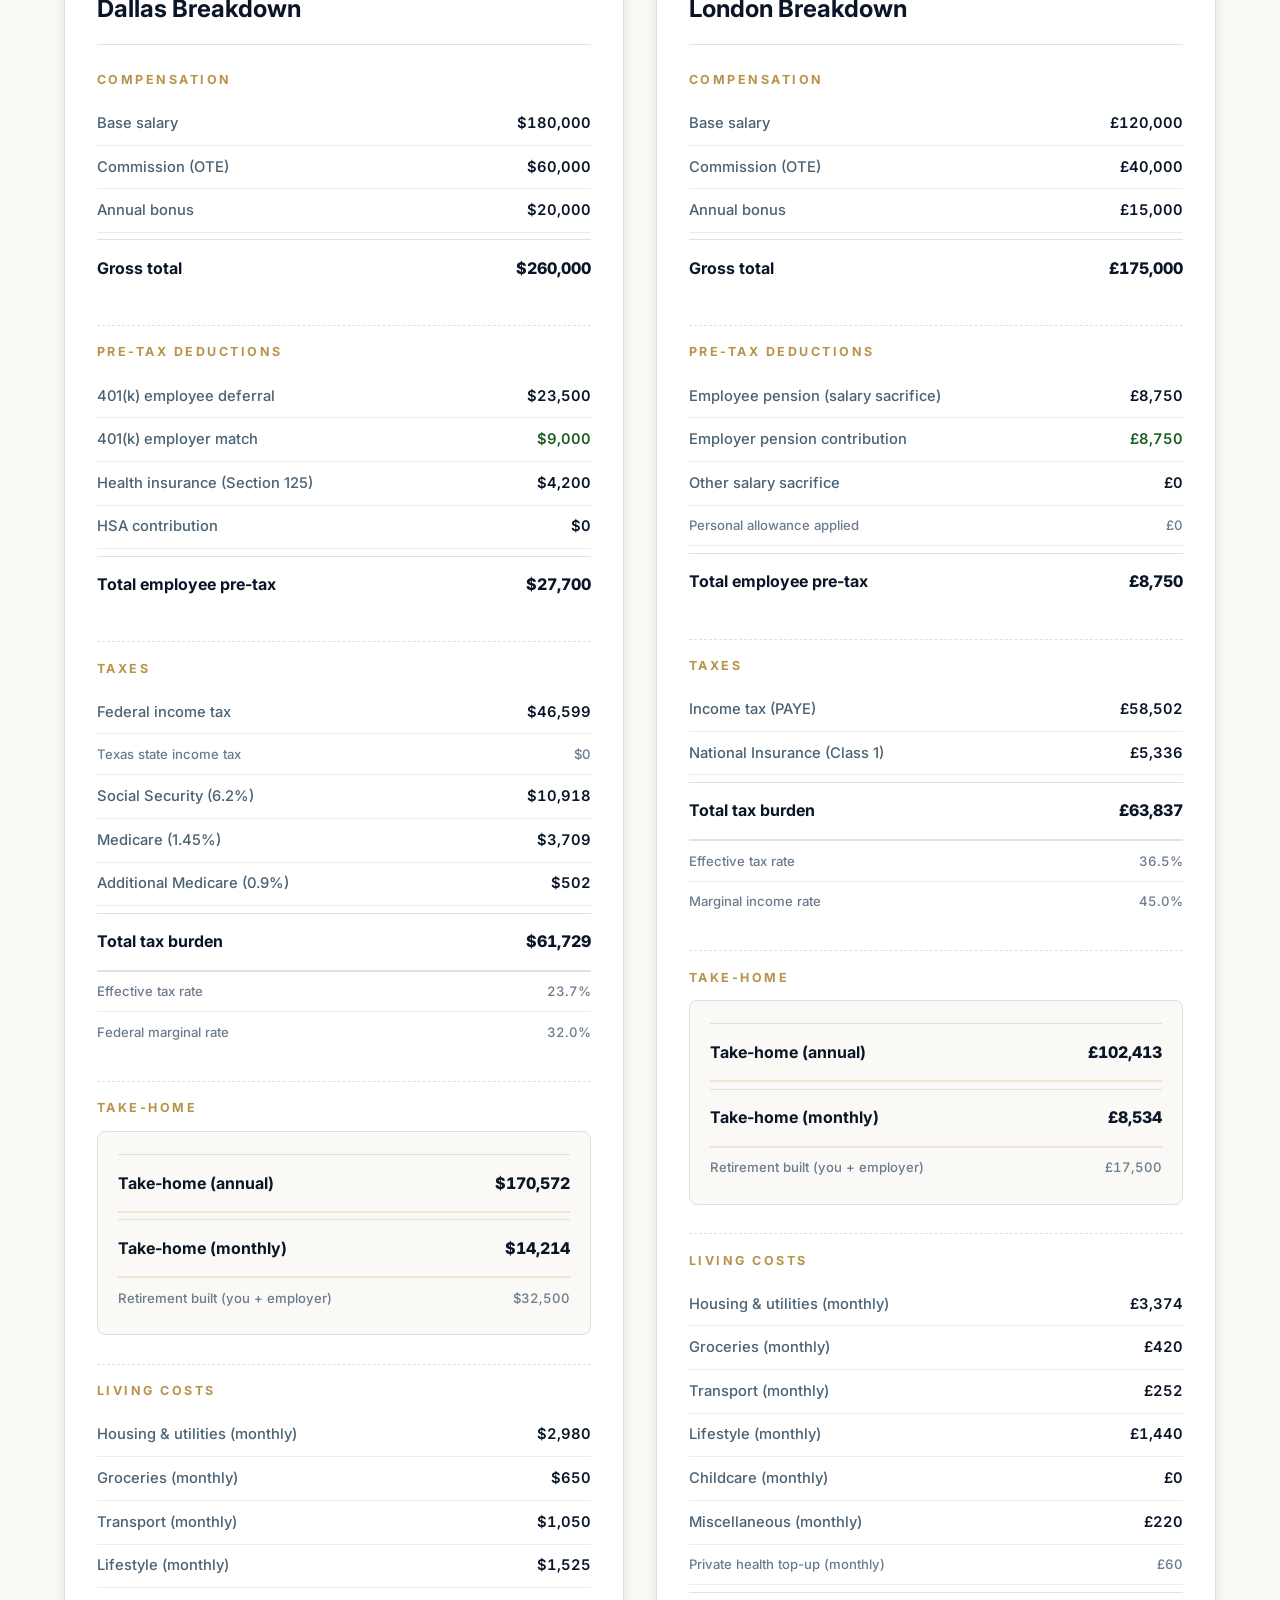
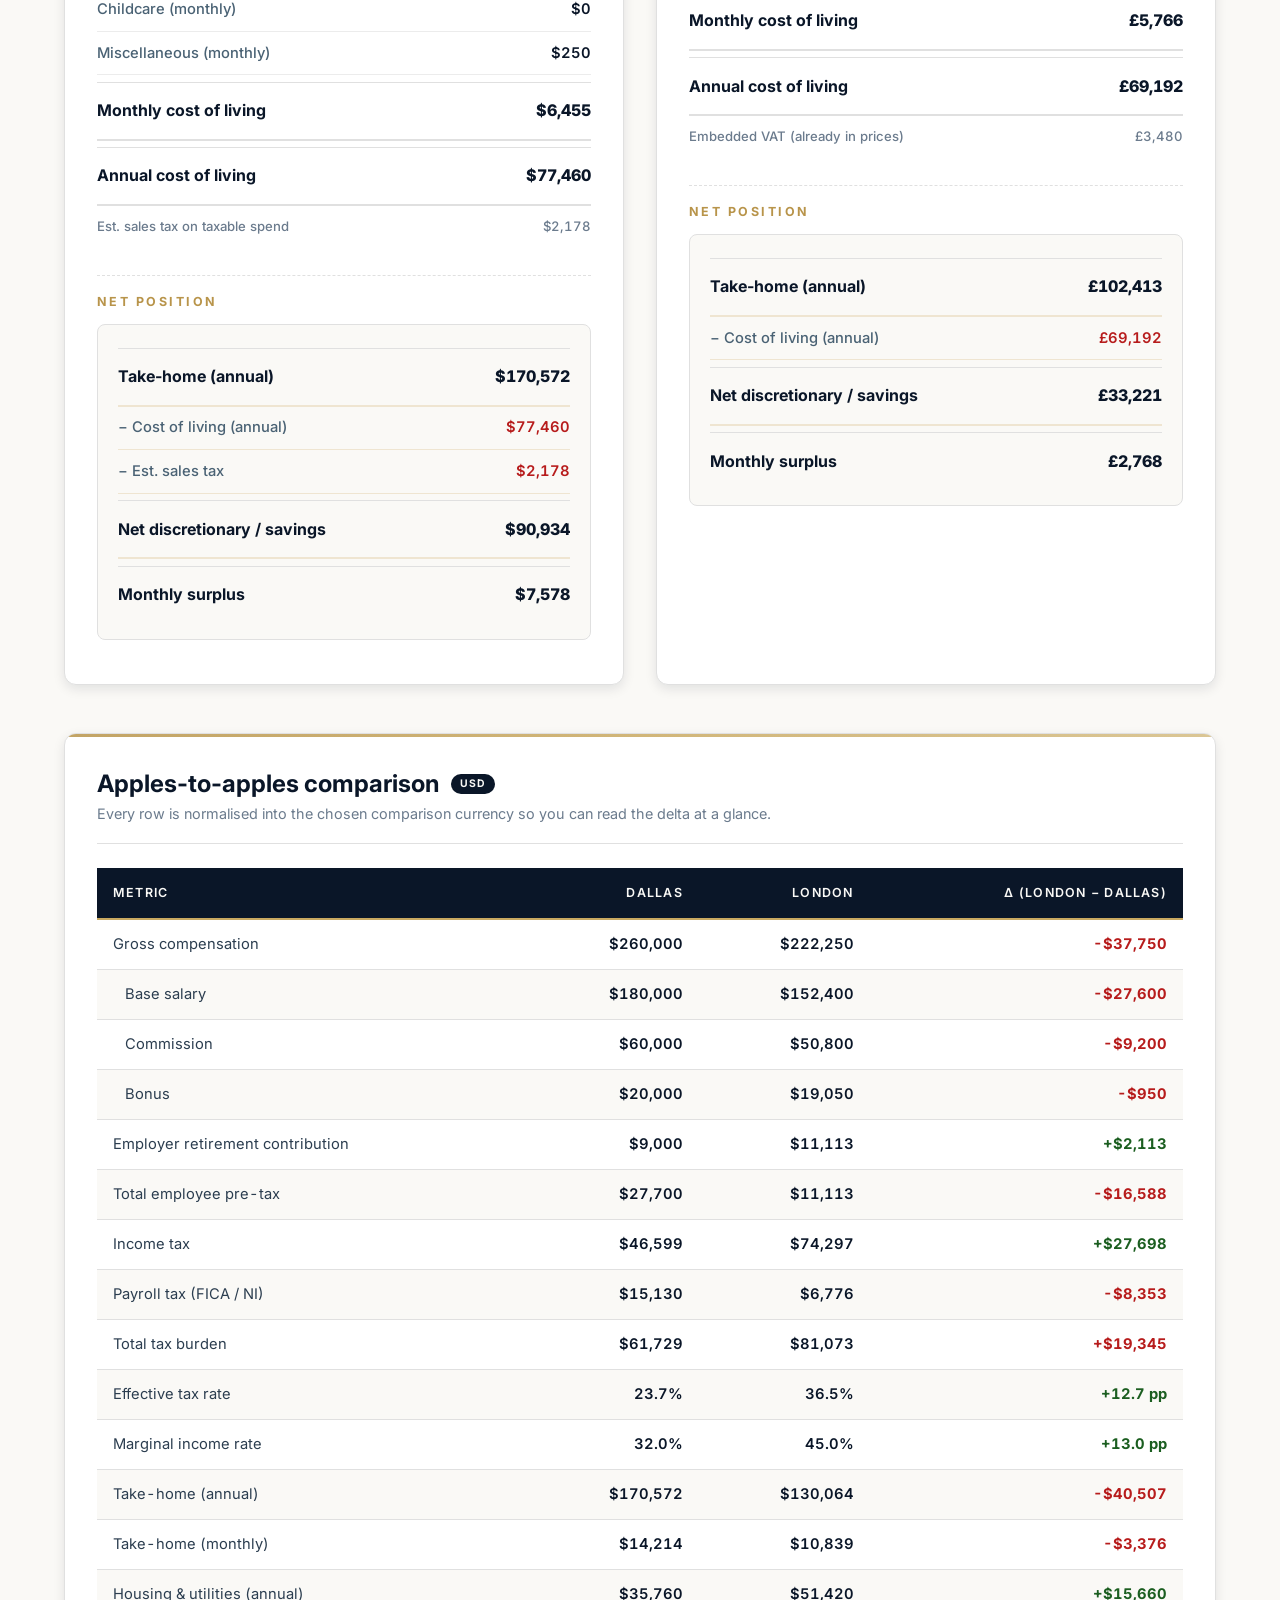
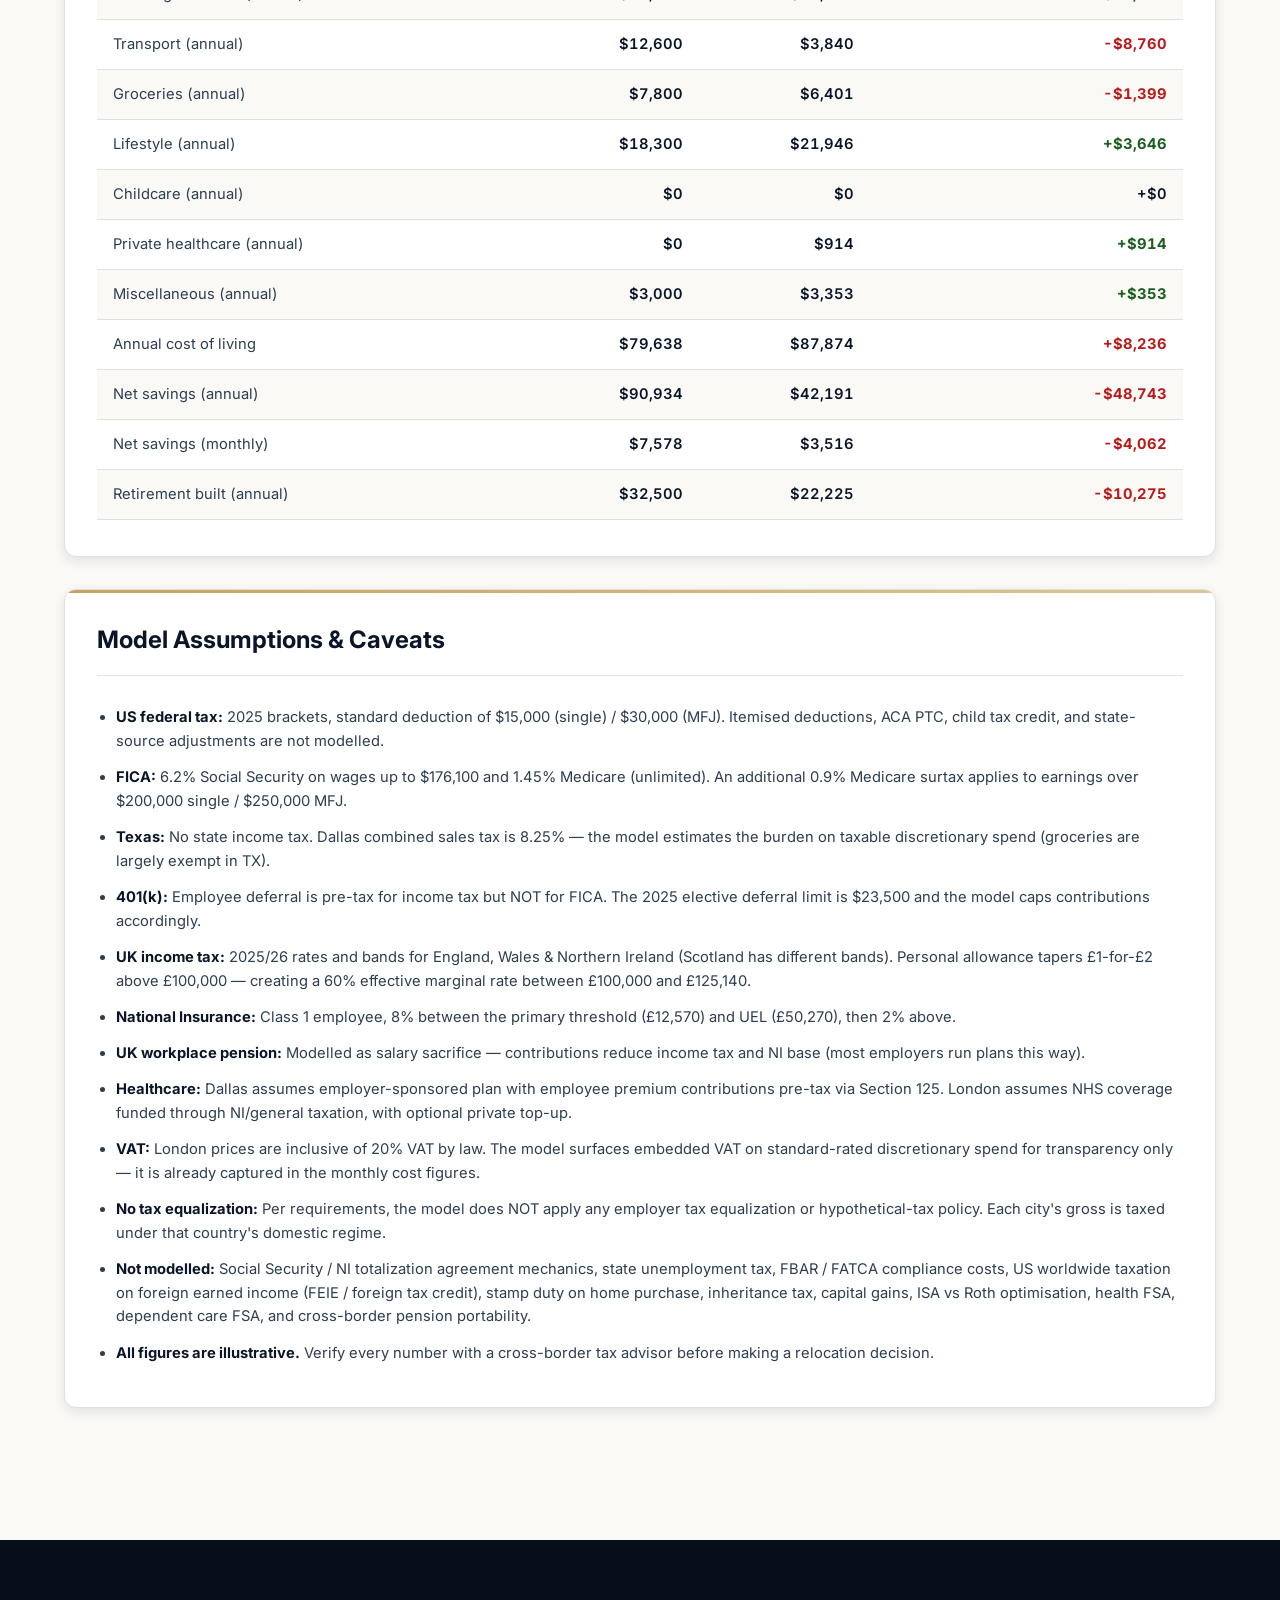
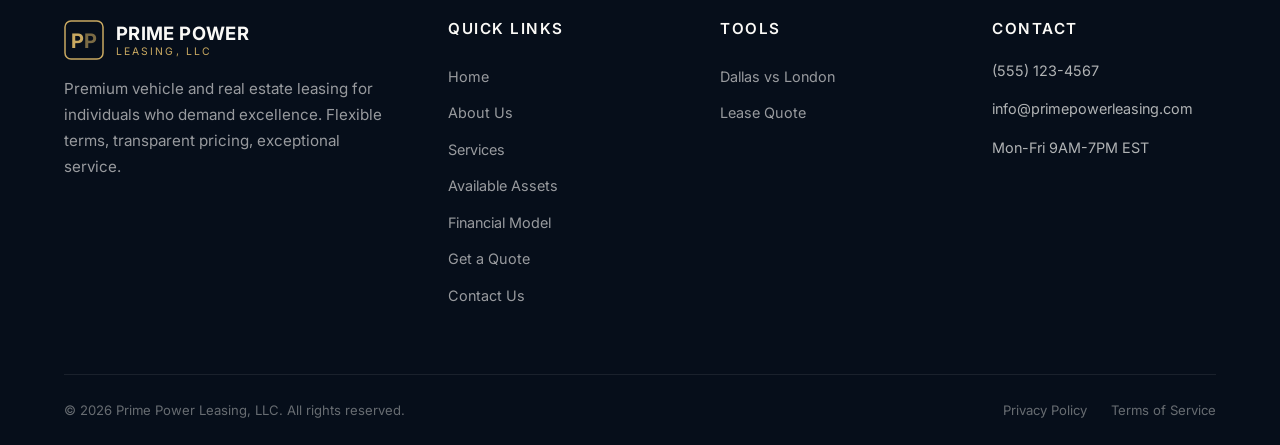
<file: financial-model.html>
<!DOCTYPE html>
<html lang="en">
<head>
  <meta charset="UTF-8">
  <meta name="viewport" content="width=device-width, initial-scale=1.0">
  <meta name="description" content="Comprehensive Dallas vs London relocation financial model. Compare salary, commission, taxes (federal, FICA, PAYE, NI), cost of living, and take-home pay side by side.">
  <meta name="keywords" content="Dallas London comparison, relocation calculator, UK US tax comparison, take home pay, cost of living calculator">

  <!-- Open Graph -->
  <meta property="og:title" content="Dallas vs London Financial Model | Prime Power Leasing">
  <meta property="og:description" content="Side-by-side relocation calculator: salary, commission, taxes, and cost of living between Dallas, Texas and London, UK.">
  <meta property="og:type" content="website">
  <meta property="og:url" content="https://www.primepowerleasing.com/financial-model">
  <meta property="og:site_name" content="Prime Power Leasing">

  <title>Dallas vs London Financial Model | Prime Power Leasing</title>

  <!-- Google Fonts -->
  <link rel="preconnect" href="https://fonts.googleapis.com">
  <link rel="preconnect" href="https://fonts.gstatic.com" crossorigin>
  <link href="https://fonts.googleapis.com/css2?family=Inter:wght@300;400;500;600;700;800&display=swap" rel="stylesheet">

  <!-- Styles -->
  <link rel="stylesheet" href="css/styles.css">
  <link rel="stylesheet" href="css/financial-model.css">
</head>
<body>

  <!-- ============================================
       NAVIGATION
       ============================================ -->
  <header>
    <nav class="nav" aria-label="Main navigation">
      <div class="nav-inner">

        <!-- Logo -->
        <a href="index.html" class="nav-logo" aria-label="Prime Power Leasing - Home">
          <div class="nav-logo-icon">
            <svg viewBox="0 0 40 40" xmlns="http://www.w3.org/2000/svg" aria-hidden="true">
              <rect x="1" y="1" width="38" height="38" rx="6" fill="none" stroke="#C9A961" stroke-width="1.5"/>
              <text x="7" y="28" font-family="Inter, Helvetica, Arial, sans-serif" font-weight="700" font-size="20" fill="#C9A961">P</text>
              <text x="20" y="28" font-family="Inter, Helvetica, Arial, sans-serif" font-weight="700" font-size="20" fill="#C9A961" opacity="0.6">P</text>
            </svg>
          </div>
          <div class="nav-logo-text">
            PRIME POWER
            <span>Leasing, LLC</span>
          </div>
        </a>

        <!-- Navigation Links -->
        <div class="nav-links">
          <a href="index.html">Home</a>
          <a href="about.html">About</a>
          <a href="services.html">Services</a>
          <a href="assets.html">Available Assets</a>
          <a href="financial-model.html" class="active">Financial Model</a>
          <a href="quote.html">Get a Quote</a>
          <a href="contact.html">Contact</a>
          <a href="quote.html" class="nav-cta">Get a Quote</a>
        </div>

        <!-- Mobile Menu Toggle -->
        <button class="nav-toggle" aria-label="Toggle mobile menu" aria-expanded="false">
          <span></span>
          <span></span>
          <span></span>
        </button>

      </div>
    </nav>
  </header>

  <main>

    <!-- ============================================
         PAGE HERO
         ============================================ -->
    <section class="page-hero" aria-label="Page hero">
      <div class="container">
        <div class="fade-in">
          <span class="section-label">RELOCATION ANALYSIS</span>
          <div class="gold-line"></div>
          <h1>Dallas <span class="gold-accent">vs</span> London</h1>
          <p class="hero-lede">A comprehensive, side-by-side financial model comparing salary, commission,
            taxes, and living costs between Dallas, Texas and London, United Kingdom. Built for
            executives and sales professionals evaluating a transatlantic move.</p>
        </div>
      </div>
    </section>

    <!-- ============================================
         MODEL SHELL
         ============================================ -->
    <section class="section bg-cream">
      <div class="container">

        <!-- GLOBAL CONTROLS -->
        <div class="fm-card fade-in">
          <div class="fm-card-head">
            <h2>Global Assumptions</h2>
            <p>Filing status, exchange rate, and reporting currency apply to both sides of the comparison.</p>
          </div>
          <div class="fm-grid fm-grid-4">
            <div class="fm-field">
              <label for="filing">US Filing Status</label>
              <select id="filing">
                <option value="single">Single</option>
                <option value="mfj">Married Filing Jointly</option>
              </select>
              <span class="fm-hint">Drives US federal brackets, standard deduction &amp; Additional Medicare threshold.</span>
            </div>
            <div class="fm-field">
              <label for="fxRate">GBP → USD Exchange Rate</label>
              <input id="fxRate" type="number" step="0.001" value="1.27" min="0.5" max="3">
              <span class="fm-hint">Used to normalise London figures into USD for the comparison panel.</span>
            </div>
            <div class="fm-field">
              <label for="displayCurrency">Comparison Currency</label>
              <select id="displayCurrency">
                <option value="USD">USD ($)</option>
                <option value="GBP">GBP (£)</option>
              </select>
              <span class="fm-hint">Everything in the comparison panel is shown in this currency.</span>
            </div>
            <div class="fm-field">
              <label for="londonWeighting">London COL Preset</label>
              <select id="londonWeighting">
                <option value="zone12">Zone 1–2 (Central)</option>
                <option value="zone23">Zone 2–3 (Inner)</option>
                <option value="zone34">Zone 3–4 (Outer)</option>
              </select>
              <span class="fm-hint">Loads default rent &amp; transport figures for that band.</span>
            </div>
          </div>
        </div>

        <!-- TWO-COLUMN INPUT PANEL -->
        <div class="fm-split fade-in delay-1">

          <!-- ========== DALLAS INPUTS ========== -->
          <div class="fm-card fm-dallas">
            <div class="fm-card-head">
              <span class="fm-flag">Dallas, TX · USA</span>
              <h3>Dallas Inputs <span class="fm-currency-chip">USD</span></h3>
            </div>

            <h4 class="fm-subhead">Compensation (annual)</h4>
            <div class="fm-grid fm-grid-2">
              <div class="fm-field">
                <label for="d_baseSalary">Base Salary</label>
                <input id="d_baseSalary" type="number" value="180000" min="0" step="1000">
              </div>
              <div class="fm-field">
                <label for="d_commission">Commission (OTE)</label>
                <input id="d_commission" type="number" value="60000" min="0" step="1000">
              </div>
              <div class="fm-field">
                <label for="d_bonus">Annual Bonus</label>
                <input id="d_bonus" type="number" value="20000" min="0" step="1000">
              </div>
              <div class="fm-field">
                <label for="d_k401Pct">401(k) Contribution %</label>
                <input id="d_k401Pct" type="number" value="10" min="0" max="100" step="0.5">
                <span class="fm-hint">Capped at $23,500 (2025 elective deferral limit).</span>
              </div>
              <div class="fm-field">
                <label for="d_k401MatchPct">Employer Match % of Salary</label>
                <input id="d_k401MatchPct" type="number" value="5" min="0" max="25" step="0.5">
              </div>
              <div class="fm-field">
                <label for="d_healthPremium">Health Premium (monthly)</label>
                <input id="d_healthPremium" type="number" value="350" min="0" step="25">
                <span class="fm-hint">Employee share of employer-sponsored plan. Pre-tax (Section 125).</span>
              </div>
              <div class="fm-field">
                <label for="d_hsa">HSA Contribution (annual)</label>
                <input id="d_hsa" type="number" value="0" min="0" step="100">
              </div>
            </div>

            <h4 class="fm-subhead">Housing &amp; Utilities (monthly)</h4>
            <div class="fm-grid fm-grid-2">
              <div class="fm-field">
                <label for="d_rent">Rent</label>
                <input id="d_rent" type="number" value="2600" min="0" step="50">
                <span class="fm-hint">2BR Uptown / Knox-Henderson / M-Streets.</span>
              </div>
              <div class="fm-field">
                <label for="d_utilities">Electric / Gas / Water</label>
                <input id="d_utilities" type="number" value="220" min="0" step="10">
                <span class="fm-hint">Summer AC load; winters are mild.</span>
              </div>
              <div class="fm-field">
                <label for="d_internet">Internet</label>
                <input id="d_internet" type="number" value="75" min="0" step="5">
              </div>
              <div class="fm-field">
                <label for="d_mobile">Mobile Phone</label>
                <input id="d_mobile" type="number" value="85" min="0" step="5">
              </div>
            </div>

            <h4 class="fm-subhead">Transport (monthly)</h4>
            <div class="fm-grid fm-grid-2">
              <div class="fm-field">
                <label for="d_carPayment">Car Payment / Lease</label>
                <input id="d_carPayment" type="number" value="650" min="0" step="25">
              </div>
              <div class="fm-field">
                <label for="d_carInsurance">Auto Insurance</label>
                <input id="d_carInsurance" type="number" value="180" min="0" step="10">
                <span class="fm-hint">TX rates run ~35% above US average.</span>
              </div>
              <div class="fm-field">
                <label for="d_fuel">Fuel</label>
                <input id="d_fuel" type="number" value="220" min="0" step="10">
              </div>
              <div class="fm-field">
                <label for="d_transitPass">DART Transit Pass</label>
                <input id="d_transitPass" type="number" value="0" min="0" step="5">
              </div>
            </div>

            <h4 class="fm-subhead">Food &amp; Lifestyle (monthly)</h4>
            <div class="fm-grid fm-grid-2">
              <div class="fm-field">
                <label for="d_groceries">Groceries</label>
                <input id="d_groceries" type="number" value="650" min="0" step="25">
              </div>
              <div class="fm-field">
                <label for="d_dining">Dining &amp; Takeout</label>
                <input id="d_dining" type="number" value="550" min="0" step="25">
              </div>
              <div class="fm-field">
                <label for="d_gym">Gym / Fitness</label>
                <input id="d_gym" type="number" value="75" min="0" step="5">
              </div>
              <div class="fm-field">
                <label for="d_entertainment">Entertainment / Subscriptions</label>
                <input id="d_entertainment" type="number" value="200" min="0" step="10">
              </div>
              <div class="fm-field">
                <label for="d_personalCare">Personal Care</label>
                <input id="d_personalCare" type="number" value="120" min="0" step="10">
              </div>
              <div class="fm-field">
                <label for="d_clothing">Clothing</label>
                <input id="d_clothing" type="number" value="180" min="0" step="10">
              </div>
              <div class="fm-field">
                <label for="d_travel">Travel / Vacations</label>
                <input id="d_travel" type="number" value="400" min="0" step="25">
              </div>
              <div class="fm-field">
                <label for="d_childcare">Childcare</label>
                <input id="d_childcare" type="number" value="0" min="0" step="50">
                <span class="fm-hint">~$1,500/mo per child for full-time daycare.</span>
              </div>
              <div class="fm-field">
                <label for="d_miscOther">Miscellaneous</label>
                <input id="d_miscOther" type="number" value="250" min="0" step="25">
              </div>
            </div>
          </div>

          <!-- ========== LONDON INPUTS ========== -->
          <div class="fm-card fm-london">
            <div class="fm-card-head">
              <span class="fm-flag">London · United Kingdom</span>
              <h3>London Inputs <span class="fm-currency-chip">GBP</span></h3>
            </div>

            <h4 class="fm-subhead">Compensation (annual)</h4>
            <div class="fm-grid fm-grid-2">
              <div class="fm-field">
                <label for="l_baseSalary">Base Salary</label>
                <input id="l_baseSalary" type="number" value="120000" min="0" step="1000">
              </div>
              <div class="fm-field">
                <label for="l_commission">Commission (OTE)</label>
                <input id="l_commission" type="number" value="40000" min="0" step="1000">
              </div>
              <div class="fm-field">
                <label for="l_bonus">Annual Bonus</label>
                <input id="l_bonus" type="number" value="15000" min="0" step="1000">
              </div>
              <div class="fm-field">
                <label for="l_pensionPct">Employee Pension %</label>
                <input id="l_pensionPct" type="number" value="5" min="0" max="100" step="0.5">
                <span class="fm-hint">Auto-enrolment minimum is 5% employee / 3% employer.</span>
              </div>
              <div class="fm-field">
                <label for="l_employerPensionPct">Employer Pension %</label>
                <input id="l_employerPensionPct" type="number" value="5" min="0" max="50" step="0.5">
              </div>
              <div class="fm-field">
                <label for="l_salarySacrificeOther">Other Salary Sacrifice</label>
                <input id="l_salarySacrificeOther" type="number" value="0" min="0" step="100">
                <span class="fm-hint">Cycle-to-work, EV scheme, childcare vouchers, etc.</span>
              </div>
            </div>

            <h4 class="fm-subhead">Housing &amp; Utilities (monthly)</h4>
            <div class="fm-grid fm-grid-2">
              <div class="fm-field">
                <label for="l_rent">Rent</label>
                <input id="l_rent" type="number" value="2900" min="0" step="50">
                <span class="fm-hint">2-bed flat, Zone 1–2 (Clapham / Islington / Canary Wharf).</span>
              </div>
              <div class="fm-field">
                <label for="l_councilTax">Council Tax</label>
                <input id="l_councilTax" type="number" value="170" min="0" step="5">
                <span class="fm-hint">Band D average across London boroughs.</span>
              </div>
              <div class="fm-field">
                <label for="l_utilities">Gas / Electric / Water</label>
                <input id="l_utilities" type="number" value="230" min="0" step="10">
              </div>
              <div class="fm-field">
                <label for="l_internet">Internet / Broadband</label>
                <input id="l_internet" type="number" value="35" min="0" step="5">
              </div>
              <div class="fm-field">
                <label for="l_mobile">Mobile</label>
                <input id="l_mobile" type="number" value="25" min="0" step="5">
              </div>
              <div class="fm-field">
                <label for="l_tvLicence">TV Licence</label>
                <input id="l_tvLicence" type="number" value="14" min="0" step="1">
                <span class="fm-hint">£169.50/year statutory BBC licence.</span>
              </div>
            </div>

            <h4 class="fm-subhead">Transport (monthly)</h4>
            <div class="fm-grid fm-grid-2">
              <div class="fm-field">
                <label for="l_travelcard">Zones 1–2 Travelcard</label>
                <input id="l_travelcard" type="number" value="172" min="0" step="5">
                <span class="fm-hint">Monthly cap via Oyster / contactless.</span>
              </div>
              <div class="fm-field">
                <label for="l_rideshare">Rideshare / Black Cab</label>
                <input id="l_rideshare" type="number" value="80" min="0" step="5">
              </div>
              <div class="fm-field">
                <label for="l_carCosts">Car Costs (if owned)</label>
                <input id="l_carCosts" type="number" value="0" min="0" step="25">
                <span class="fm-hint">Most Londoners don't own a car. Includes ULEZ &amp; congestion charge.</span>
              </div>
              <div class="fm-field">
                <label for="l_privateHealth">Private Health Top-up</label>
                <input id="l_privateHealth" type="number" value="60" min="0" step="5">
                <span class="fm-hint">Optional — NHS is covered via taxes/NI.</span>
              </div>
            </div>

            <h4 class="fm-subhead">Food &amp; Lifestyle (monthly)</h4>
            <div class="fm-grid fm-grid-2">
              <div class="fm-field">
                <label for="l_groceries">Groceries</label>
                <input id="l_groceries" type="number" value="420" min="0" step="25">
              </div>
              <div class="fm-field">
                <label for="l_dining">Dining &amp; Pubs</label>
                <input id="l_dining" type="number" value="500" min="0" step="25">
              </div>
              <div class="fm-field">
                <label for="l_gym">Gym / Fitness</label>
                <input id="l_gym" type="number" value="70" min="0" step="5">
              </div>
              <div class="fm-field">
                <label for="l_entertainment">Entertainment / Subscriptions</label>
                <input id="l_entertainment" type="number" value="160" min="0" step="10">
              </div>
              <div class="fm-field">
                <label for="l_personalCare">Personal Care</label>
                <input id="l_personalCare" type="number" value="100" min="0" step="10">
              </div>
              <div class="fm-field">
                <label for="l_clothing">Clothing</label>
                <input id="l_clothing" type="number" value="160" min="0" step="10">
              </div>
              <div class="fm-field">
                <label for="l_travel">Travel / Holidays</label>
                <input id="l_travel" type="number" value="450" min="0" step="25">
                <span class="fm-hint">Europe on the doorstep — budgets often run higher.</span>
              </div>
              <div class="fm-field">
                <label for="l_childcare">Childcare</label>
                <input id="l_childcare" type="number" value="0" min="0" step="50">
                <span class="fm-hint">~£1,800/mo per child for central London nursery.</span>
              </div>
              <div class="fm-field">
                <label for="l_miscOther">Miscellaneous</label>
                <input id="l_miscOther" type="number" value="220" min="0" step="25">
              </div>
            </div>
          </div>
        </div>

        <!-- CALCULATE BUTTON -->
        <div class="fm-actions fade-in delay-2">
          <button type="button" id="fm-calc" class="btn btn-primary btn-lg">Run Comparison</button>
          <button type="button" id="fm-reset" class="btn btn-secondary">Reset Defaults</button>
        </div>

        <!-- ============================================
             RESULTS
             ============================================ -->
        <div id="fm-results" class="fm-results fade-in delay-3" hidden>

          <!-- Headline verdict -->
          <div class="fm-headline">
            <div class="fm-headline-item">
              <span class="fm-headline-label">Dallas Net Savings (annual)</span>
              <span id="h-dallas-save" class="fm-headline-value">$0</span>
            </div>
            <div class="fm-headline-divider"></div>
            <div class="fm-headline-item">
              <span class="fm-headline-label">London Net Savings (annual)</span>
              <span id="h-london-save" class="fm-headline-value">£0</span>
            </div>
            <div class="fm-headline-divider"></div>
            <div class="fm-headline-item fm-headline-verdict">
              <span class="fm-headline-label">Advantage</span>
              <span id="h-verdict" class="fm-headline-value">—</span>
              <span id="h-delta" class="fm-headline-sub">—</span>
            </div>
          </div>

          <!-- Side-by-side detail -->
          <div class="fm-split">
            <!-- DALLAS RESULT -->
            <div class="fm-card fm-dallas">
              <div class="fm-card-head">
                <span class="fm-flag">Dallas, TX · USA</span>
                <h3>Dallas Breakdown</h3>
              </div>

              <h4 class="fm-subhead">Compensation</h4>
              <ul class="fm-line-items" id="d-comp"></ul>

              <h4 class="fm-subhead">Pre-tax Deductions</h4>
              <ul class="fm-line-items" id="d-pretax"></ul>

              <h4 class="fm-subhead">Taxes</h4>
              <ul class="fm-line-items" id="d-taxes"></ul>

              <h4 class="fm-subhead">Take-home</h4>
              <ul class="fm-line-items fm-highlight" id="d-takehome"></ul>

              <h4 class="fm-subhead">Living Costs</h4>
              <ul class="fm-line-items" id="d-costs"></ul>

              <h4 class="fm-subhead">Net Position</h4>
              <ul class="fm-line-items fm-highlight" id="d-net"></ul>
            </div>

            <!-- LONDON RESULT -->
            <div class="fm-card fm-london">
              <div class="fm-card-head">
                <span class="fm-flag">London · United Kingdom</span>
                <h3>London Breakdown</h3>
              </div>

              <h4 class="fm-subhead">Compensation</h4>
              <ul class="fm-line-items" id="l-comp"></ul>

              <h4 class="fm-subhead">Pre-tax Deductions</h4>
              <ul class="fm-line-items" id="l-pretax"></ul>

              <h4 class="fm-subhead">Taxes</h4>
              <ul class="fm-line-items" id="l-taxes"></ul>

              <h4 class="fm-subhead">Take-home</h4>
              <ul class="fm-line-items fm-highlight" id="l-takehome"></ul>

              <h4 class="fm-subhead">Living Costs</h4>
              <ul class="fm-line-items" id="l-costs"></ul>

              <h4 class="fm-subhead">Net Position</h4>
              <ul class="fm-line-items fm-highlight" id="l-net"></ul>
            </div>
          </div>

          <!-- Apples-to-apples comparison table -->
          <div class="fm-card fm-compare">
            <div class="fm-card-head">
              <h3>Apples-to-apples comparison
                <span id="fm-currency-label" class="fm-currency-chip">USD</span></h3>
              <p>Every row is normalised into the chosen comparison currency so you can read the delta at a glance.</p>
            </div>
            <div class="fm-table-wrap">
              <table class="fm-table">
                <thead>
                  <tr>
                    <th>Metric</th>
                    <th>Dallas</th>
                    <th>London</th>
                    <th>Δ (London − Dallas)</th>
                  </tr>
                </thead>
                <tbody id="fm-compare-body"></tbody>
              </table>
            </div>
          </div>

          <!-- Assumptions / footnotes -->
          <div class="fm-card fm-notes">
            <div class="fm-card-head">
              <h3>Model Assumptions &amp; Caveats</h3>
            </div>
            <ul class="fm-notes-list">
              <li><strong>US federal tax:</strong> 2025 brackets, standard deduction of
                $15,000 (single) / $30,000 (MFJ). Itemised deductions, ACA PTC, child tax credit,
                and state-source adjustments are not modelled.</li>
              <li><strong>FICA:</strong> 6.2% Social Security on wages up to $176,100 and
                1.45% Medicare (unlimited). An additional 0.9% Medicare surtax applies to
                earnings over $200,000 single / $250,000 MFJ.</li>
              <li><strong>Texas:</strong> No state income tax. Dallas combined sales tax is
                8.25% — the model estimates the burden on taxable discretionary spend
                (groceries are largely exempt in TX).</li>
              <li><strong>401(k):</strong> Employee deferral is pre-tax for income tax but
                NOT for FICA. The 2025 elective deferral limit is $23,500 and the model caps
                contributions accordingly.</li>
              <li><strong>UK income tax:</strong> 2025/26 rates and bands for England,
                Wales &amp; Northern Ireland (Scotland has different bands). Personal
                allowance tapers £1-for-£2 above £100,000 — creating a 60% effective marginal
                rate between £100,000 and £125,140.</li>
              <li><strong>National Insurance:</strong> Class 1 employee, 8% between the
                primary threshold (£12,570) and UEL (£50,270), then 2% above.</li>
              <li><strong>UK workplace pension:</strong> Modelled as salary sacrifice —
                contributions reduce income tax and NI base (most employers run plans this
                way).</li>
              <li><strong>Healthcare:</strong> Dallas assumes employer-sponsored plan with
                employee premium contributions pre-tax via Section 125. London assumes NHS
                coverage funded through NI/general taxation, with optional private top-up.</li>
              <li><strong>VAT:</strong> London prices are inclusive of 20% VAT by law.
                The model surfaces embedded VAT on standard-rated discretionary spend for
                transparency only — it is already captured in the monthly cost figures.</li>
              <li><strong>No tax equalization:</strong> Per requirements, the model does
                NOT apply any employer tax equalization or hypothetical-tax policy. Each
                city's gross is taxed under that country's domestic regime.</li>
              <li><strong>Not modelled:</strong> Social Security / NI totalization agreement
                mechanics, state unemployment tax, FBAR / FATCA compliance costs, US worldwide
                taxation on foreign earned income (FEIE / foreign tax credit), stamp duty on
                home purchase, inheritance tax, capital gains, ISA vs Roth optimisation,
                health FSA, dependent care FSA, and cross-border pension portability.</li>
              <li><strong>All figures are illustrative.</strong> Verify every number with a
                cross-border tax advisor before making a relocation decision.</li>
            </ul>
          </div>

        </div>

      </div>
    </section>

  </main>

  <!-- ============================================
       FOOTER
       ============================================ -->
  <footer class="footer">
    <div class="container">
      <div class="footer-grid">

        <!-- Column 1: Brand -->
        <div class="footer-brand">
          <a href="index.html" class="nav-logo" aria-label="Prime Power Leasing - Home">
            <div class="nav-logo-icon">
              <svg viewBox="0 0 40 40" xmlns="http://www.w3.org/2000/svg" aria-hidden="true">
                <rect x="1" y="1" width="38" height="38" rx="6" fill="none" stroke="#C9A961" stroke-width="1.5"/>
                <text x="7" y="28" font-family="Inter, Helvetica, Arial, sans-serif" font-weight="700" font-size="20" fill="#C9A961">P</text>
                <text x="20" y="28" font-family="Inter, Helvetica, Arial, sans-serif" font-weight="700" font-size="20" fill="#C9A961" opacity="0.6">P</text>
              </svg>
            </div>
            <div class="nav-logo-text">
              PRIME POWER
              <span>Leasing, LLC</span>
            </div>
          </a>
          <p>Premium vehicle and real estate leasing for individuals who demand excellence. Flexible terms, transparent pricing, exceptional service.</p>
        </div>

        <!-- Column 2: Quick Links -->
        <div>
          <h4>Quick Links</h4>
          <ul class="footer-links">
            <li><a href="index.html">Home</a></li>
            <li><a href="about.html">About Us</a></li>
            <li><a href="services.html">Services</a></li>
            <li><a href="assets.html">Available Assets</a></li>
            <li><a href="financial-model.html">Financial Model</a></li>
            <li><a href="quote.html">Get a Quote</a></li>
            <li><a href="contact.html">Contact Us</a></li>
          </ul>
        </div>

        <!-- Column 3: Tools -->
        <div>
          <h4>Tools</h4>
          <ul class="footer-links">
            <li><a href="financial-model.html">Dallas vs London</a></li>
            <li><a href="quote.html">Lease Quote</a></li>
          </ul>
        </div>

        <!-- Column 4: Contact -->
        <div>
          <h4>Contact</h4>
          <div class="footer-contact-item">
            <span>(555) 123-4567</span>
          </div>
          <div class="footer-contact-item">
            <span>info@primepowerleasing.com</span>
          </div>
          <div class="footer-contact-item">
            <span>Mon-Fri 9AM-7PM EST</span>
          </div>
        </div>

      </div>

      <!-- Footer Bottom -->
      <div class="footer-bottom">
        <span>&copy; 2026 Prime Power Leasing, LLC. All rights reserved.</span>
        <div class="footer-bottom-links">
          <a href="#">Privacy Policy</a>
          <a href="#">Terms of Service</a>
        </div>
      </div>

    </div>
  </footer>

  <!-- Scripts -->
  <script src="js/main.js"></script>
  <script src="js/financial-model.js"></script>
  <script src="js/financial-model-ui.js"></script>

</body>
</html>
</file>
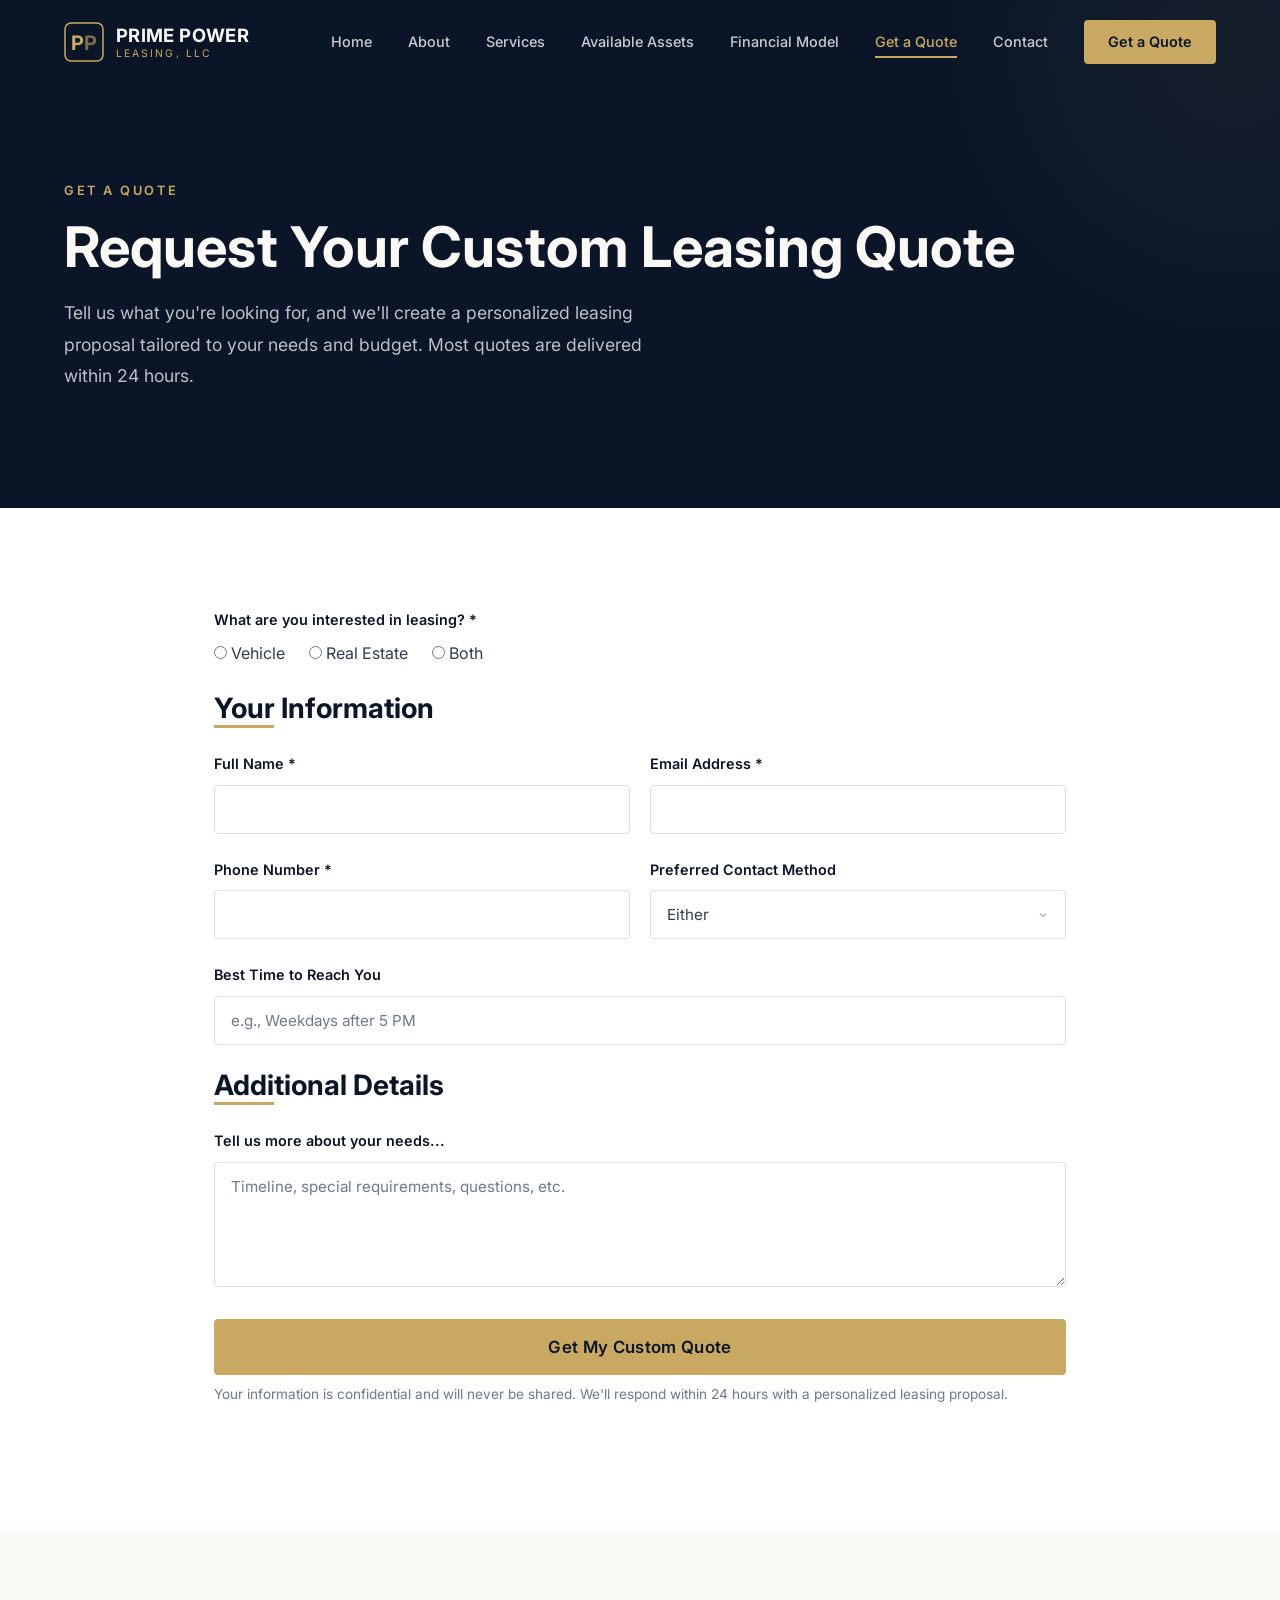
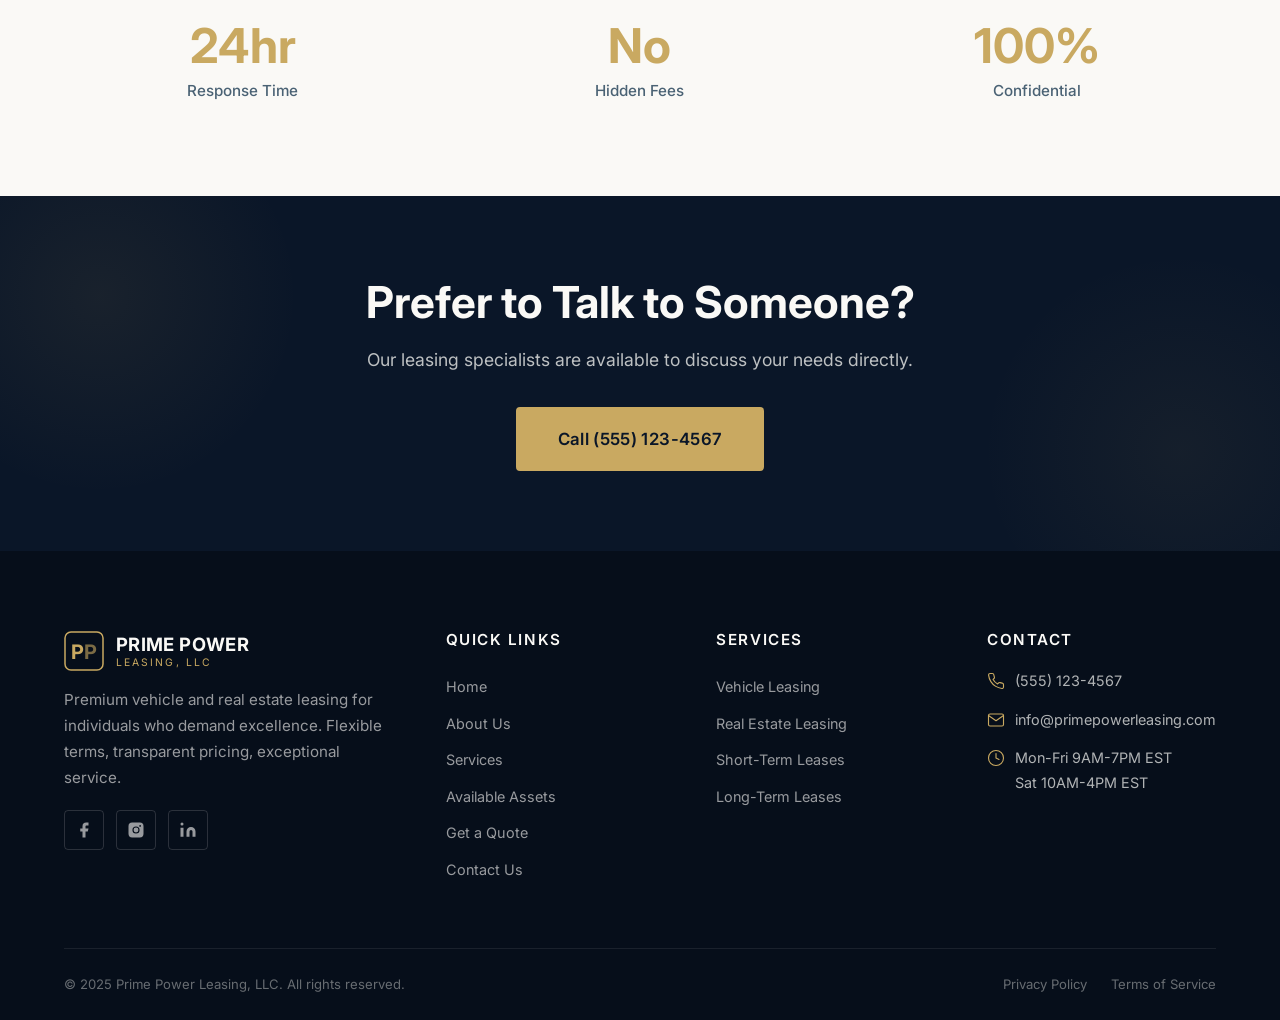
<file: quote.html>
<!DOCTYPE html>
<html lang="en">
<head>
  <meta charset="UTF-8">
  <meta name="viewport" content="width=device-width, initial-scale=1.0">
  <meta name="description" content="Request a custom vehicle or real estate leasing quote from Prime Power Leasing. Personalized proposals delivered within 24 hours. Flexible terms, transparent pricing.">
  <meta name="keywords" content="leasing quote, vehicle lease quote, real estate lease quote, custom leasing proposal, Prime Power Leasing">

  <!-- Open Graph -->
  <meta property="og:title" content="Get a Quote | Prime Power Leasing">
  <meta property="og:description" content="Request a personalized leasing proposal for luxury vehicles or premium real estate. Most quotes delivered within 24 hours.">
  <meta property="og:type" content="website">
  <meta property="og:url" content="https://www.primepowerleasing.com/quote">
  <meta property="og:site_name" content="Prime Power Leasing">

  <title>Get a Quote | Prime Power Leasing</title>

  <!-- Google Fonts -->
  <link rel="preconnect" href="https://fonts.googleapis.com">
  <link rel="preconnect" href="https://fonts.gstatic.com" crossorigin>
  <link href="https://fonts.googleapis.com/css2?family=Inter:wght@300;400;500;600;700;800&display=swap" rel="stylesheet">

  <!-- Styles -->
  <link rel="stylesheet" href="css/styles.css">
</head>
<body>

  <!-- ============================================
       NAVIGATION
       ============================================ -->
  <header>
    <nav class="nav" aria-label="Main navigation">
      <div class="nav-inner">

        <!-- Logo -->
        <a href="index.html" class="nav-logo" aria-label="Prime Power Leasing - Home">
          <div class="nav-logo-icon">
            <svg viewBox="0 0 40 40" xmlns="http://www.w3.org/2000/svg" aria-hidden="true">
              <rect x="1" y="1" width="38" height="38" rx="6" fill="none" stroke="#C9A961" stroke-width="1.5"/>
              <text x="7" y="28" font-family="Inter, Helvetica, Arial, sans-serif" font-weight="700" font-size="20" fill="#C9A961">P</text>
              <text x="20" y="28" font-family="Inter, Helvetica, Arial, sans-serif" font-weight="700" font-size="20" fill="#C9A961" opacity="0.6">P</text>
            </svg>
          </div>
          <div class="nav-logo-text">
            PRIME POWER
            <span>Leasing, LLC</span>
          </div>
        </a>

        <!-- Navigation Links -->
        <div class="nav-links">
          <a href="index.html">Home</a>
          <a href="about.html">About</a>
          <a href="services.html">Services</a>
          <a href="assets.html">Available Assets</a>
          <a href="financial-model.html">Financial Model</a>
          <a href="quote.html" class="active">Get a Quote</a>
          <a href="contact.html">Contact</a>
          <a href="quote.html" class="nav-cta">Get a Quote</a>
        </div>

        <!-- Mobile Menu Toggle -->
        <button class="nav-toggle" aria-label="Toggle mobile menu" aria-expanded="false">
          <span></span>
          <span></span>
          <span></span>
        </button>

      </div>
    </nav>
  </header>

  <main>

    <!-- ============================================
         PAGE HERO
         ============================================ -->
    <section class="page-hero" aria-label="Page hero">
      <div class="container">
        <div class="fade-in">
          <span class="section-label">GET A QUOTE</span>
          <h1>Request Your Custom Leasing Quote</h1>
          <p>Tell us what you're looking for, and we'll create a personalized leasing proposal tailored to your needs and budget. Most quotes are delivered within 24 hours.</p>
        </div>
      </div>
    </section>

    <!-- ============================================
         QUOTE FORM SECTION
         ============================================ -->
    <section class="section bg-white" aria-labelledby="quote-form-heading">
      <div class="container-narrow">

        <form data-validate novalidate>

          <!-- Interest Selection -->
          <div class="form-group fade-in">
            <label class="form-label">What are you interested in leasing? <span aria-hidden="true">*</span></label>
            <div class="radio-group">
              <label>
                <input type="radio" name="interest" value="vehicle" id="interest-vehicle" required>
                <span>Vehicle</span>
              </label>
              <label>
                <input type="radio" name="interest" value="realestate" id="interest-realestate">
                <span>Real Estate</span>
              </label>
              <label>
                <input type="radio" name="interest" value="both" id="interest-both">
                <span>Both</span>
              </label>
            </div>
            <span class="form-error">This field is required.</span>
          </div>

          <!-- Vehicle Details (conditional) -->
          <div id="vehicle-section" data-conditional style="display:none;">
            <h3 class="fade-in">Vehicle Details</h3>
            <div class="gold-line fade-in"></div>

            <div class="form-row fade-in">
              <div class="form-group">
                <label class="form-label" for="vehicle-type">Preferred Vehicle Type <span aria-hidden="true">*</span></label>
                <select class="form-select" id="vehicle-type" name="vehicle-type" data-required="true">
                  <option value="">Select Type</option>
                  <option value="luxury-sedan">Luxury Sedan</option>
                  <option value="suv">SUV</option>
                  <option value="sports-car">Sports Car</option>
                  <option value="exotic">Exotic</option>
                  <option value="other">Other</option>
                </select>
                <span class="form-error">This field is required.</span>
              </div>
              <div class="form-group">
                <label class="form-label" for="vehicle-make-model">Specific Make/Model</label>
                <input type="text" class="form-input" id="vehicle-make-model" name="vehicle-make-model" placeholder="e.g., Mercedes S-Class">
              </div>
            </div>

            <div class="form-row fade-in">
              <div class="form-group">
                <label class="form-label" for="vehicle-duration">Preferred Lease Duration <span aria-hidden="true">*</span></label>
                <select class="form-select" id="vehicle-duration" name="vehicle-duration" data-required="true">
                  <option value="">Select Duration</option>
                  <option value="3-6">3-6 Months</option>
                  <option value="6-12">6-12 Months</option>
                  <option value="1-2y">1-2 Years</option>
                  <option value="2-5y">2-5 Years</option>
                </select>
                <span class="form-error">This field is required.</span>
              </div>
              <div class="form-group">
                <label class="form-label" for="vehicle-budget">Estimated Monthly Budget</label>
                <input type="text" class="form-input" id="vehicle-budget" name="vehicle-budget" placeholder="e.g., $2,000 - $4,000">
              </div>
            </div>
          </div>

          <!-- Real Estate Details (conditional) -->
          <div id="realestate-section" data-conditional style="display:none;">
            <h3 class="fade-in">Real Estate Details</h3>
            <div class="gold-line fade-in"></div>

            <div class="form-row fade-in">
              <div class="form-group">
                <label class="form-label" for="property-type">Property Type <span aria-hidden="true">*</span></label>
                <select class="form-select" id="property-type" name="property-type" data-required="true">
                  <option value="">Select Type</option>
                  <option value="condo">Condo/Apartment</option>
                  <option value="single-family">Single-Family Home</option>
                  <option value="vacation">Vacation Property</option>
                  <option value="other">Other</option>
                </select>
                <span class="form-error">This field is required.</span>
              </div>
              <div class="form-group">
                <label class="form-label" for="preferred-location">Preferred Location</label>
                <input type="text" class="form-input" id="preferred-location" name="preferred-location" placeholder="e.g., Miami, Los Angeles">
              </div>
            </div>

            <div class="form-row fade-in">
              <div class="form-group">
                <label class="form-label" for="bedrooms">Bedrooms Needed <span aria-hidden="true">*</span></label>
                <select class="form-select" id="bedrooms" name="bedrooms" data-required="true">
                  <option value="">Select Bedrooms</option>
                  <option value="studio">Studio</option>
                  <option value="1">1 Bedroom</option>
                  <option value="2">2 Bedrooms</option>
                  <option value="3">3 Bedrooms</option>
                  <option value="4+">4+ Bedrooms</option>
                </select>
                <span class="form-error">This field is required.</span>
              </div>
              <div class="form-group">
                <label class="form-label" for="re-duration">Preferred Lease Duration <span aria-hidden="true">*</span></label>
                <select class="form-select" id="re-duration" name="re-duration" data-required="true">
                  <option value="">Select Duration</option>
                  <option value="1-3">1-3 Months</option>
                  <option value="3-6">3-6 Months</option>
                  <option value="6-12">6-12 Months</option>
                  <option value="1y+">1+ Years</option>
                </select>
                <span class="form-error">This field is required.</span>
              </div>
            </div>

            <div class="form-row fade-in">
              <div class="form-group">
                <label class="form-label" for="furnished">Furnished or Unfurnished</label>
                <select class="form-select" id="furnished" name="furnished">
                  <option value="either">Either</option>
                  <option value="furnished">Furnished</option>
                  <option value="unfurnished">Unfurnished</option>
                </select>
              </div>
              <div class="form-group">
                <label class="form-label" for="re-budget">Estimated Monthly Budget</label>
                <input type="text" class="form-input" id="re-budget" name="re-budget" placeholder="e.g., $3,000 - $5,000">
              </div>
            </div>
          </div>

          <!-- Your Information -->
          <h3 class="fade-in">Your Information</h3>
          <div class="gold-line fade-in"></div>

          <div class="form-row fade-in">
            <div class="form-group">
              <label class="form-label" for="full-name">Full Name <span aria-hidden="true">*</span></label>
              <input type="text" class="form-input" id="full-name" name="full-name" required>
              <span class="form-error">This field is required.</span>
            </div>
            <div class="form-group">
              <label class="form-label" for="email">Email Address <span aria-hidden="true">*</span></label>
              <input type="email" class="form-input" id="email" name="email" required>
              <span class="form-error">This field is required.</span>
            </div>
          </div>

          <div class="form-row fade-in">
            <div class="form-group">
              <label class="form-label" for="phone">Phone Number <span aria-hidden="true">*</span></label>
              <input type="tel" class="form-input" id="phone" name="phone" required>
              <span class="form-error">This field is required.</span>
            </div>
            <div class="form-group">
              <label class="form-label" for="contact-method">Preferred Contact Method</label>
              <select class="form-select" id="contact-method" name="contact-method">
                <option value="either">Either</option>
                <option value="email">Email</option>
                <option value="phone">Phone</option>
              </select>
            </div>
          </div>

          <div class="form-group fade-in">
            <label class="form-label" for="best-time">Best Time to Reach You</label>
            <input type="text" class="form-input" id="best-time" name="best-time" placeholder="e.g., Weekdays after 5 PM">
          </div>

          <!-- Additional Details -->
          <h3 class="fade-in">Additional Details</h3>
          <div class="gold-line fade-in"></div>

          <div class="form-group fade-in">
            <label class="form-label" for="additional-details">Tell us more about your needs...</label>
            <textarea class="form-textarea" id="additional-details" name="additional-details" rows="5" placeholder="Timeline, special requirements, questions, etc."></textarea>
          </div>

          <!-- Submit -->
          <div class="form-group fade-in">
            <button type="submit" class="btn btn-primary btn-lg" style="width:100%;">Get My Custom Quote</button>
            <p class="form-note">Your information is confidential and will never be shared. We'll respond within 24 hours with a personalized leasing proposal.</p>
          </div>

        </form>

      </div>
    </section>

    <!-- ============================================
         TRUST STRIP
         ============================================ -->
    <section class="section-sm bg-cream" aria-label="Trust indicators">
      <div class="container">
        <div class="stats fade-in">
          <div class="stat-item">
            <div class="stat-number">24hr</div>
            <div class="stat-label">Response Time</div>
          </div>
          <div class="stat-item">
            <div class="stat-number">No</div>
            <div class="stat-label">Hidden Fees</div>
          </div>
          <div class="stat-item">
            <div class="stat-number">100%</div>
            <div class="stat-label">Confidential</div>
          </div>
        </div>
      </div>
    </section>

    <!-- ============================================
         CTA BANNER
         ============================================ -->
    <section class="cta-banner" aria-label="Call to action">
      <div class="container">
        <h2 class="fade-in">Prefer to Talk to Someone?</h2>
        <p class="fade-in delay-1">Our leasing specialists are available to discuss your needs directly.</p>
        <a href="tel:5551234567" class="btn btn-primary btn-lg fade-in delay-2">Call (555) 123-4567</a>
      </div>
    </section>

  </main>

  <!-- ============================================
       FOOTER
       ============================================ -->
  <footer class="footer">
    <div class="container">
      <div class="footer-grid">

        <!-- Column 1: Brand -->
        <div class="footer-brand">
          <a href="index.html" class="nav-logo" aria-label="Prime Power Leasing - Home">
            <div class="nav-logo-icon">
              <svg viewBox="0 0 40 40" xmlns="http://www.w3.org/2000/svg" aria-hidden="true">
                <rect x="1" y="1" width="38" height="38" rx="6" fill="none" stroke="#C9A961" stroke-width="1.5"/>
                <text x="7" y="28" font-family="Inter, Helvetica, Arial, sans-serif" font-weight="700" font-size="20" fill="#C9A961">P</text>
                <text x="20" y="28" font-family="Inter, Helvetica, Arial, sans-serif" font-weight="700" font-size="20" fill="#C9A961" opacity="0.6">P</text>
              </svg>
            </div>
            <div class="nav-logo-text">
              PRIME POWER
              <span>Leasing, LLC</span>
            </div>
          </a>
          <p>Premium vehicle and real estate leasing for individuals who demand excellence. Flexible terms, transparent pricing, exceptional service.</p>
          <div class="footer-social">
            <!-- Facebook -->
            <a href="#" aria-label="Facebook">
              <svg viewBox="0 0 24 24" xmlns="http://www.w3.org/2000/svg" aria-hidden="true">
                <path d="M18 2h-3a5 5 0 0 0-5 5v3H7v4h3v8h4v-8h3l1-4h-4V7a1 1 0 0 1 1-1h3z"/>
              </svg>
            </a>
            <!-- Instagram -->
            <a href="#" aria-label="Instagram">
              <svg viewBox="0 0 24 24" xmlns="http://www.w3.org/2000/svg" aria-hidden="true">
                <rect x="2" y="2" width="20" height="20" rx="5" ry="5" fill="none" stroke="currentColor" stroke-width="0"/>
                <path d="M16 3.13a6 6 0 0 1 4.87 4.87M2 17.13V6.87A4.87 4.87 0 0 1 6.87 2h10.26A4.87 4.87 0 0 1 22 6.87v10.26A4.87 4.87 0 0 1 17.13 22H6.87A4.87 4.87 0 0 1 2 17.13z" fill="none"/>
                <path d="M2 6.87A4.87 4.87 0 0 1 6.87 2h10.26A4.87 4.87 0 0 1 22 6.87v10.26A4.87 4.87 0 0 1 17.13 22H6.87A4.87 4.87 0 0 1 2 17.13V6.87z"/>
                <circle cx="12" cy="12" r="4" fill="none" stroke="#060E1A" stroke-width="1.5"/>
                <circle cx="17.5" cy="6.5" r="1.2" fill="#060E1A"/>
              </svg>
            </a>
            <!-- LinkedIn -->
            <a href="#" aria-label="LinkedIn">
              <svg viewBox="0 0 24 24" xmlns="http://www.w3.org/2000/svg" aria-hidden="true">
                <path d="M16 8a6 6 0 0 1 6 6v7h-4v-7a2 2 0 0 0-4 0v7h-4v-7a6 6 0 0 1 6-6zM2 9h4v12H2zM4 6a2 2 0 1 0 0-4 2 2 0 0 0 0 4z"/>
              </svg>
            </a>
          </div>
        </div>

        <!-- Column 2: Quick Links -->
        <div>
          <h4>Quick Links</h4>
          <ul class="footer-links">
            <li><a href="index.html">Home</a></li>
            <li><a href="about.html">About Us</a></li>
            <li><a href="services.html">Services</a></li>
            <li><a href="assets.html">Available Assets</a></li>
            <li><a href="quote.html">Get a Quote</a></li>
            <li><a href="contact.html">Contact Us</a></li>
          </ul>
        </div>

        <!-- Column 3: Services -->
        <div>
          <h4>Services</h4>
          <ul class="footer-links">
            <li><a href="services.html">Vehicle Leasing</a></li>
            <li><a href="services.html">Real Estate Leasing</a></li>
            <li><a href="services.html">Short-Term Leases</a></li>
            <li><a href="services.html">Long-Term Leases</a></li>
          </ul>
        </div>

        <!-- Column 4: Contact -->
        <div>
          <h4>Contact</h4>
          <div class="footer-contact-item">
            <svg viewBox="0 0 24 24" xmlns="http://www.w3.org/2000/svg" aria-hidden="true">
              <path d="M22 16.92v3a2 2 0 0 1-2.18 2 19.79 19.79 0 0 1-8.63-3.07 19.5 19.5 0 0 1-6-6 19.79 19.79 0 0 1-3.07-8.67A2 2 0 0 1 4.11 2h3a2 2 0 0 1 2 1.72 12.84 12.84 0 0 0 .7 2.81 2 2 0 0 1-.45 2.11L8.09 9.91a16 16 0 0 0 6 6l1.27-1.27a2 2 0 0 1 2.11-.45 12.84 12.84 0 0 0 2.81.7A2 2 0 0 1 22 16.92z" stroke-linecap="round" stroke-linejoin="round"/>
            </svg>
            <span>(555) 123-4567</span>
          </div>
          <div class="footer-contact-item">
            <svg viewBox="0 0 24 24" xmlns="http://www.w3.org/2000/svg" aria-hidden="true">
              <path d="M4 4h16c1.1 0 2 .9 2 2v12c0 1.1-.9 2-2 2H4c-1.1 0-2-.9-2-2V6c0-1.1.9-2 2-2z" stroke-linecap="round" stroke-linejoin="round"/>
              <polyline points="22,6 12,13 2,6" stroke-linecap="round" stroke-linejoin="round"/>
            </svg>
            <span>info@primepowerleasing.com</span>
          </div>
          <div class="footer-contact-item">
            <svg viewBox="0 0 24 24" xmlns="http://www.w3.org/2000/svg" aria-hidden="true">
              <circle cx="12" cy="12" r="10" stroke-linecap="round" stroke-linejoin="round"/>
              <polyline points="12 6 12 12 16 14" stroke-linecap="round" stroke-linejoin="round"/>
            </svg>
            <span>Mon-Fri 9AM-7PM EST<br>Sat 10AM-4PM EST</span>
          </div>
        </div>

      </div>

      <!-- Footer Bottom -->
      <div class="footer-bottom">
        <span>&copy; 2025 Prime Power Leasing, LLC. All rights reserved.</span>
        <div class="footer-bottom-links">
          <a href="#">Privacy Policy</a>
          <a href="#">Terms of Service</a>
        </div>
      </div>

    </div>
  </footer>

  <!-- Scripts -->
  <script src="js/main.js"></script>

  <script>
  // Show/hide conditional form sections based on interest selection
  document.addEventListener('DOMContentLoaded', () => {
    const radios = document.querySelectorAll('input[name="interest"]');
    const vehicleSection = document.getElementById('vehicle-section');
    const realestateSection = document.getElementById('realestate-section');

    radios.forEach(radio => {
      radio.addEventListener('change', () => {
        const value = radio.value;

        if (value === 'vehicle') {
          vehicleSection.style.display = 'block';
          realestateSection.style.display = 'none';
          // Remove required from hidden fields
          realestateSection.querySelectorAll('[required]').forEach(f => f.removeAttribute('required'));
          vehicleSection.querySelectorAll('select').forEach(f => {
            if (f.dataset.required === 'true') f.setAttribute('required', '');
          });
        } else if (value === 'realestate') {
          vehicleSection.style.display = 'none';
          realestateSection.style.display = 'block';
          vehicleSection.querySelectorAll('[required]').forEach(f => f.removeAttribute('required'));
          realestateSection.querySelectorAll('select').forEach(f => {
            if (f.dataset.required === 'true') f.setAttribute('required', '');
          });
        } else if (value === 'both') {
          vehicleSection.style.display = 'block';
          realestateSection.style.display = 'block';
          vehicleSection.querySelectorAll('select').forEach(f => {
            if (f.dataset.required === 'true') f.setAttribute('required', '');
          });
          realestateSection.querySelectorAll('select').forEach(f => {
            if (f.dataset.required === 'true') f.setAttribute('required', '');
          });
        }
      });
    });
  });
  </script>

</body>
</html>
</file>
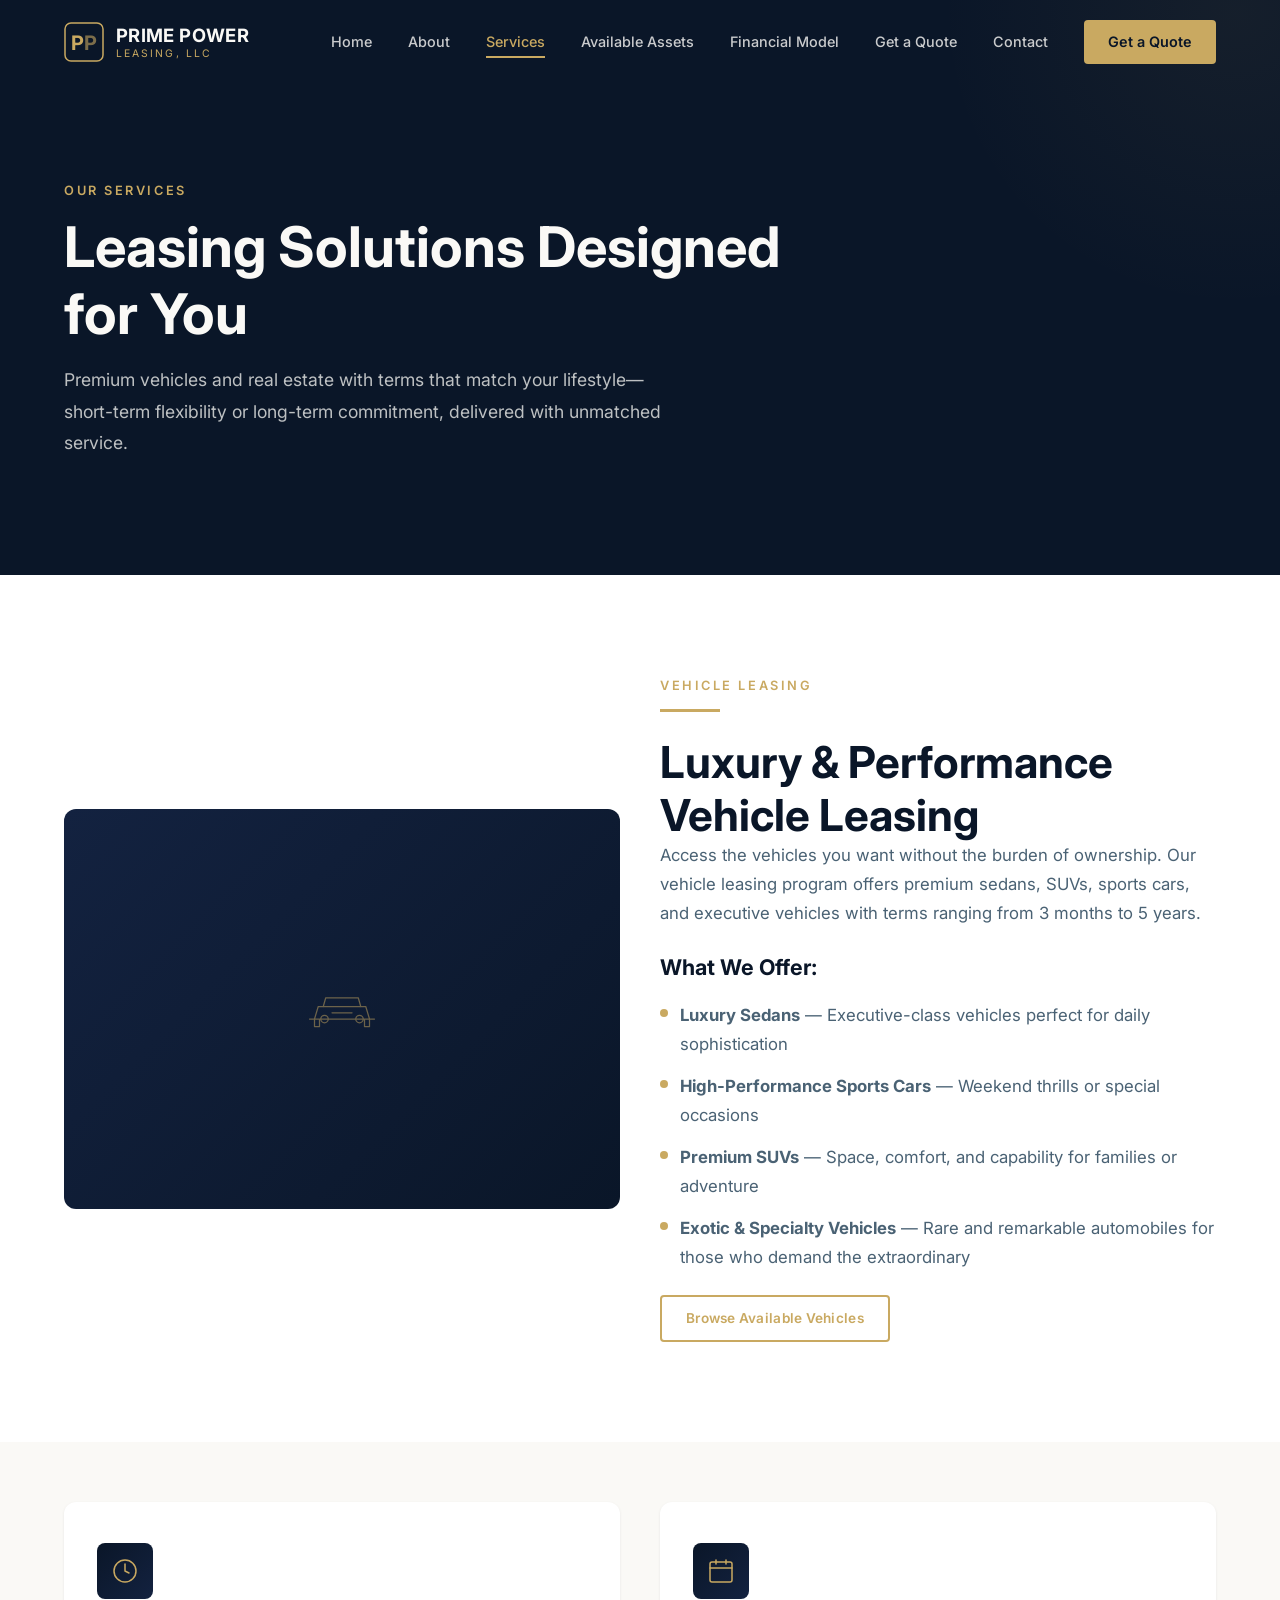
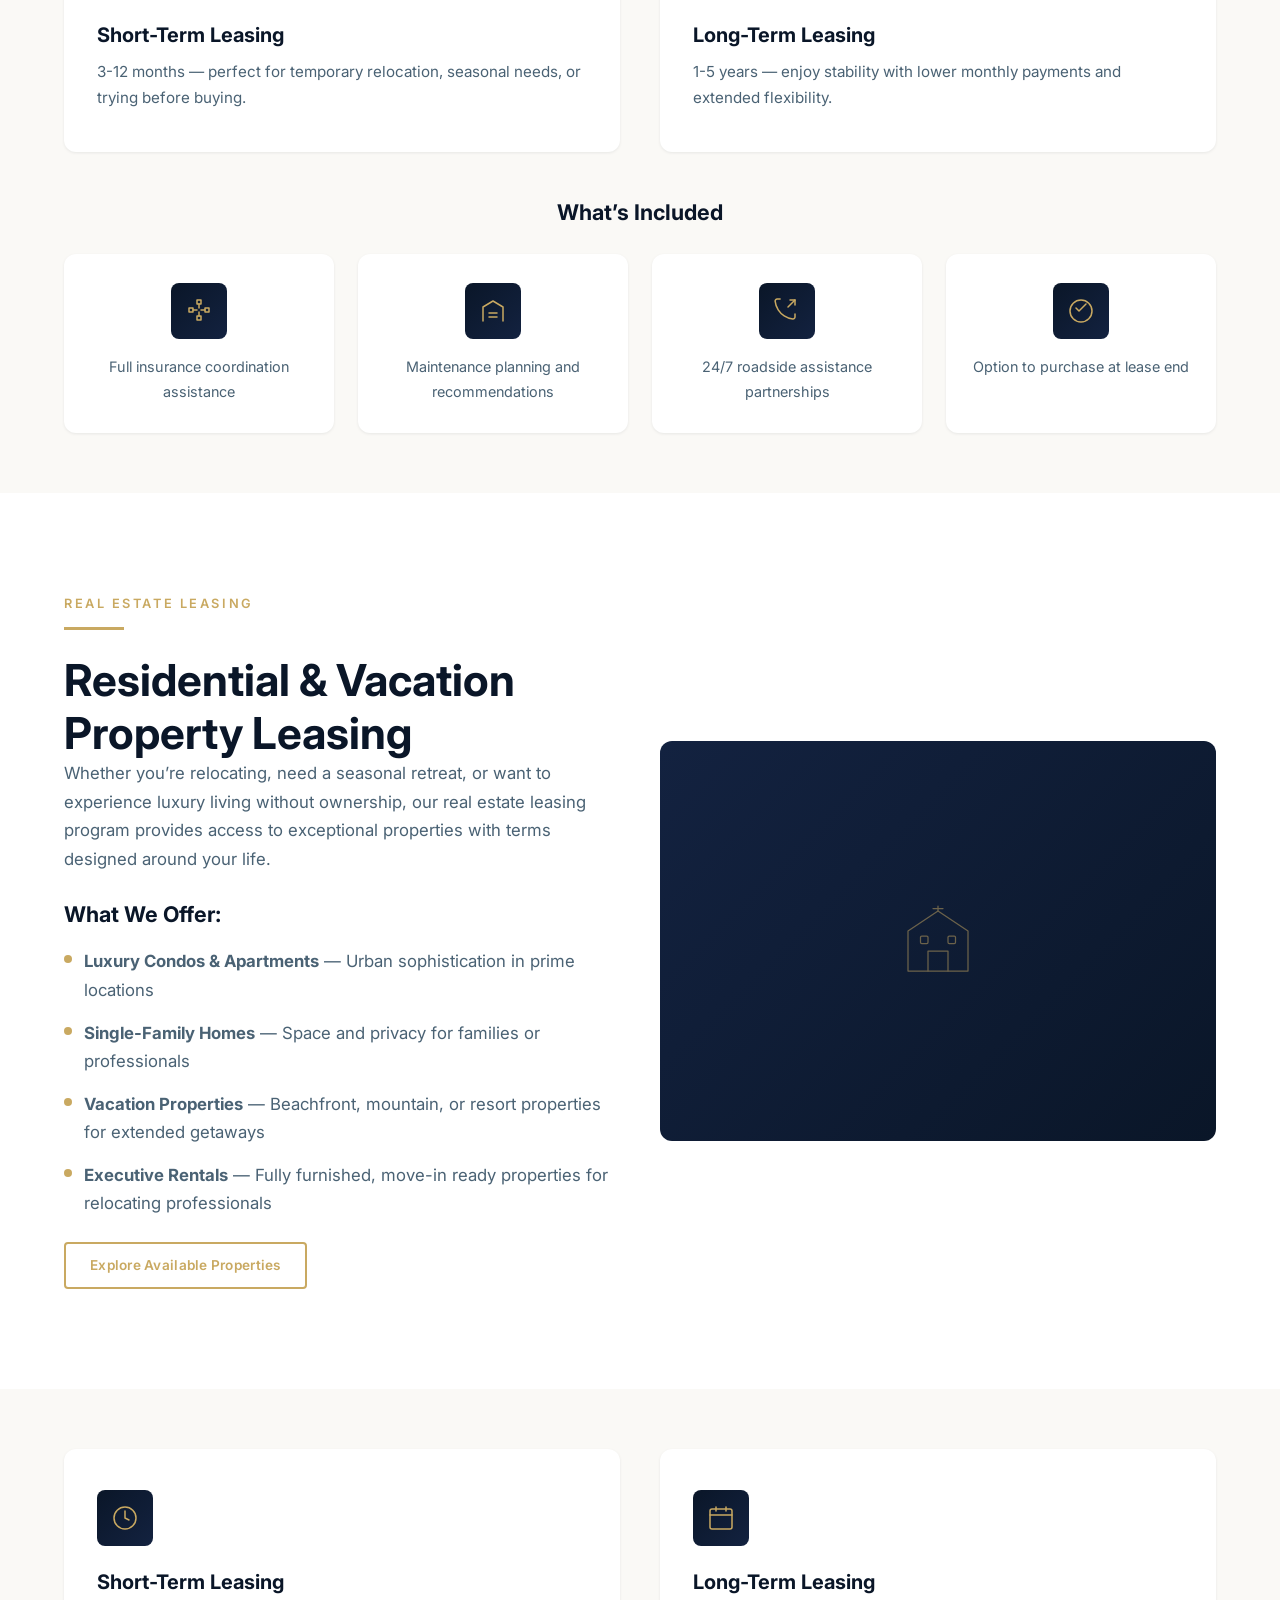
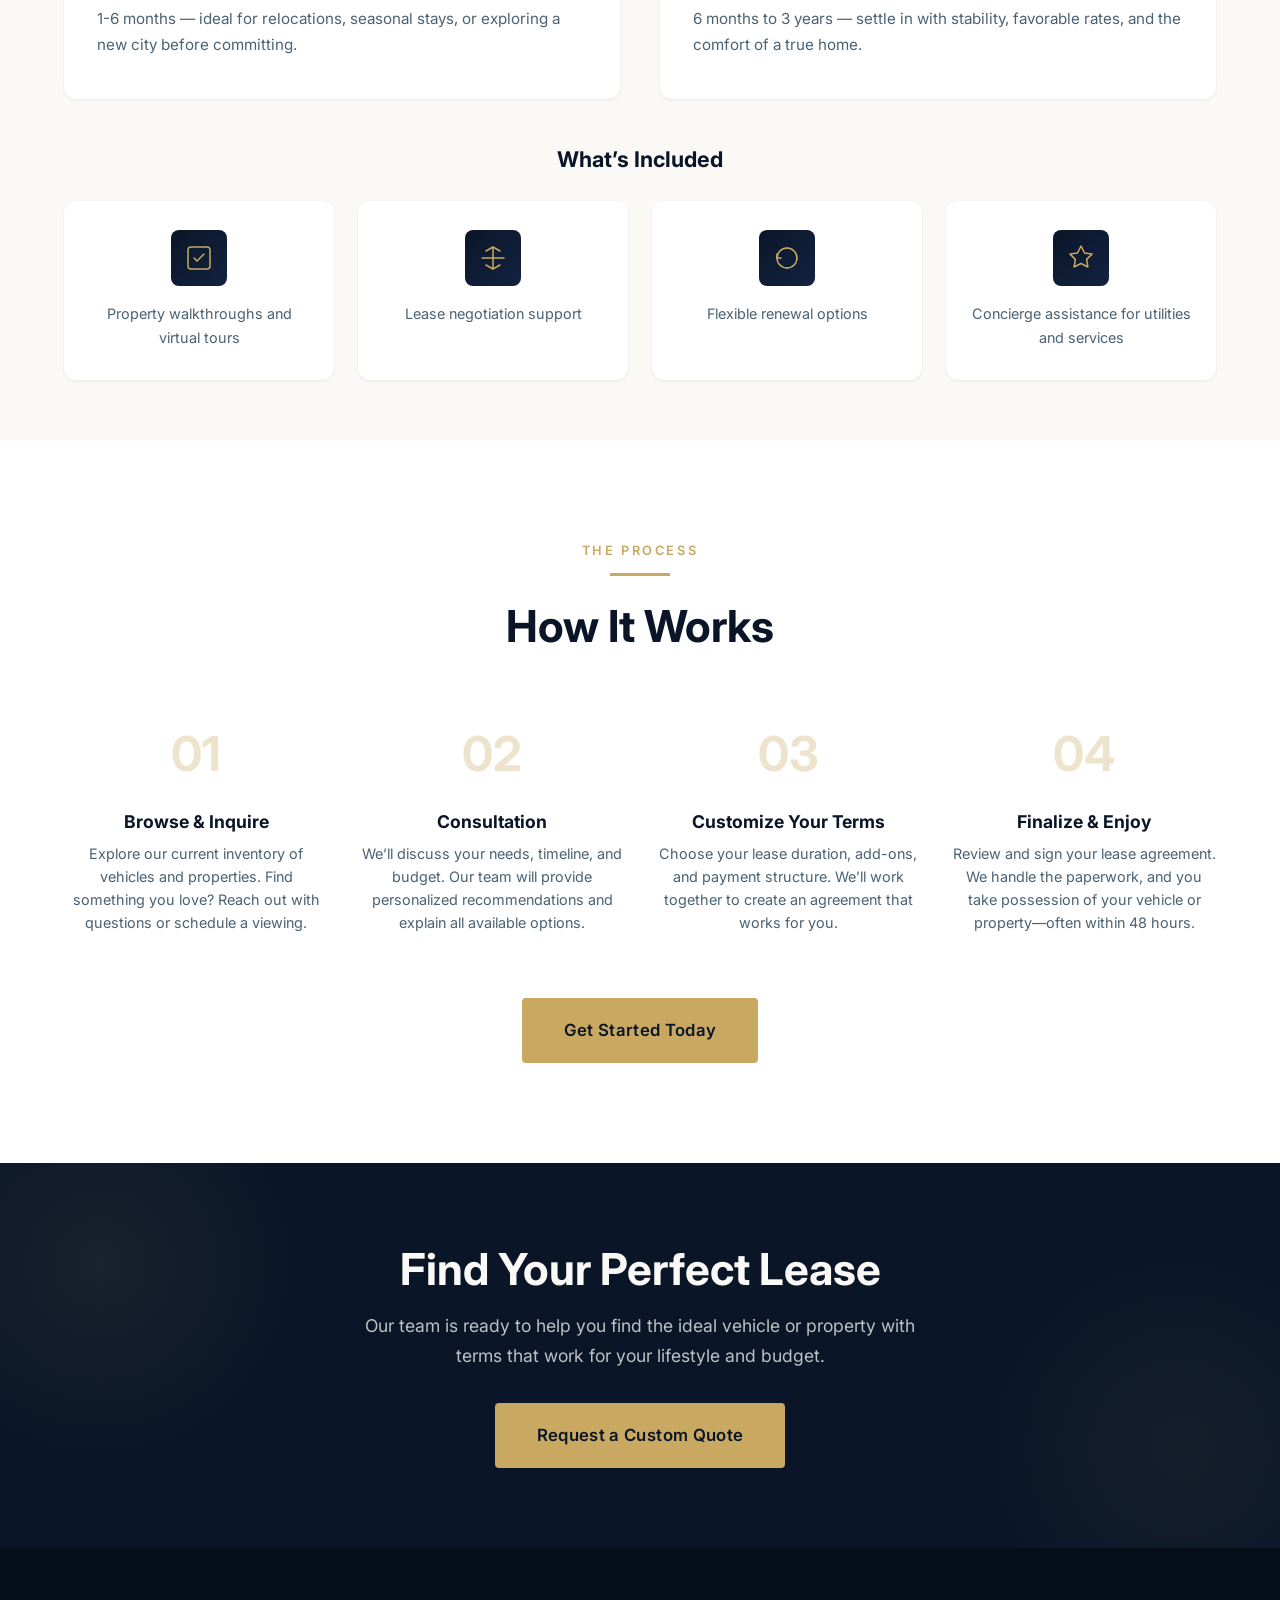
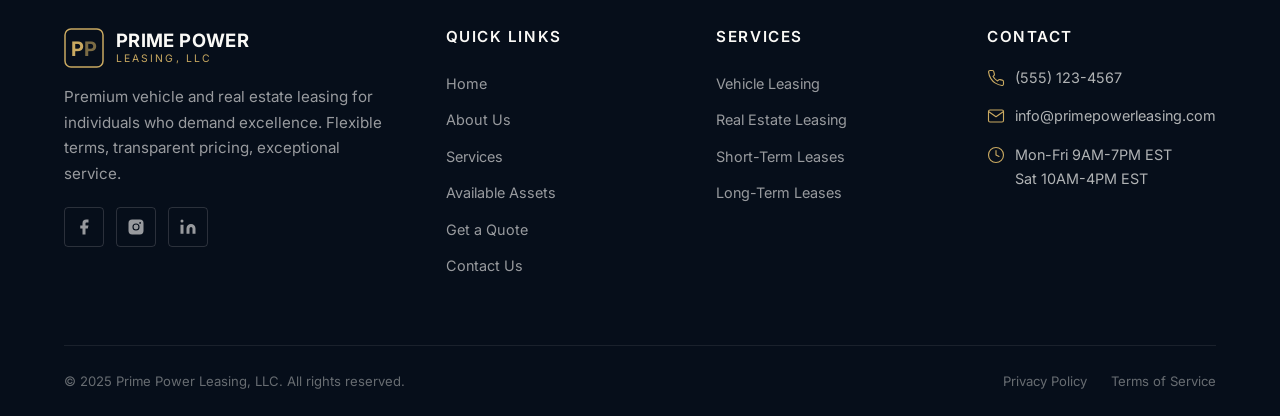
<file: services.html>
<!DOCTYPE html>
<html lang="en">
<head>
  <meta charset="UTF-8">
  <meta name="viewport" content="width=device-width, initial-scale=1.0">
  <meta name="description" content="Explore Prime Power Leasing's premium vehicle and real estate leasing services. Flexible short-term and long-term lease options for luxury cars, SUVs, condos, vacation homes, and more.">
  <meta name="keywords" content="vehicle leasing, real estate leasing, luxury car lease, property lease, short-term lease, long-term lease">

  <!-- Open Graph -->
  <meta property="og:title" content="Services | Prime Power Leasing">
  <meta property="og:description" content="Leasing solutions designed for you. Premium vehicles and real estate with flexible terms and unmatched service.">
  <meta property="og:type" content="website">
  <meta property="og:url" content="https://www.primepowerleasing.com/services">
  <meta property="og:site_name" content="Prime Power Leasing">

  <title>Services | Prime Power Leasing</title>

  <!-- Google Fonts -->
  <link rel="preconnect" href="https://fonts.googleapis.com">
  <link rel="preconnect" href="https://fonts.gstatic.com" crossorigin>
  <link href="https://fonts.googleapis.com/css2?family=Inter:wght@300;400;500;600;700;800&display=swap" rel="stylesheet">

  <!-- Styles -->
  <link rel="stylesheet" href="css/styles.css">
</head>
<body>

  <!-- ============================================
       NAVIGATION
       ============================================ -->
  <header>
    <nav class="nav" aria-label="Main navigation">
      <div class="nav-inner">

        <!-- Logo -->
        <a href="index.html" class="nav-logo" aria-label="Prime Power Leasing - Home">
          <div class="nav-logo-icon">
            <svg viewBox="0 0 40 40" xmlns="http://www.w3.org/2000/svg" aria-hidden="true">
              <rect x="1" y="1" width="38" height="38" rx="6" fill="none" stroke="#C9A961" stroke-width="1.5"/>
              <text x="7" y="28" font-family="Inter, Helvetica, Arial, sans-serif" font-weight="700" font-size="20" fill="#C9A961">P</text>
              <text x="20" y="28" font-family="Inter, Helvetica, Arial, sans-serif" font-weight="700" font-size="20" fill="#C9A961" opacity="0.6">P</text>
            </svg>
          </div>
          <div class="nav-logo-text">
            PRIME POWER
            <span>Leasing, LLC</span>
          </div>
        </a>

        <!-- Navigation Links -->
        <div class="nav-links">
          <a href="index.html">Home</a>
          <a href="about.html">About</a>
          <a href="services.html" class="active">Services</a>
          <a href="assets.html">Available Assets</a>
          <a href="financial-model.html">Financial Model</a>
          <a href="quote.html">Get a Quote</a>
          <a href="contact.html">Contact</a>
          <a href="quote.html" class="nav-cta">Get a Quote</a>
        </div>

        <!-- Mobile Menu Toggle -->
        <button class="nav-toggle" aria-label="Toggle mobile menu" aria-expanded="false">
          <span></span>
          <span></span>
          <span></span>
        </button>

      </div>
    </nav>
  </header>

  <main>

    <!-- ============================================
         PAGE HERO
         ============================================ -->
    <section class="page-hero" aria-label="Page hero">
      <div class="container">
        <div class="hero-content fade-in">
          <span class="section-label">OUR SERVICES</span>
          <h1>Leasing Solutions Designed for You</h1>
          <p>Premium vehicles and real estate with terms that match your lifestyle&mdash;short-term flexibility or long-term commitment, delivered with unmatched service.</p>
        </div>
      </div>
    </section>

    <!-- ============================================
         VEHICLE LEASING SECTION
         ============================================ -->
    <section class="section bg-white" aria-labelledby="vehicle-leasing-heading">
      <div class="container">
        <div class="grid-2" style="align-items: center;">

          <!-- Image -->
          <div class="img-placeholder fade-in-left" style="height: 400px; border-radius: var(--radius-lg);">
            <svg viewBox="0 0 64 64" xmlns="http://www.w3.org/2000/svg" aria-hidden="true" style="width: 80px; height: 80px;">
              <path d="M6 40h52M10 40l3-10h38l3 10M14 40v6h-4v-6M54 40v6h-4v-6" stroke-linecap="round" stroke-linejoin="round"/>
              <path d="M17 30l2-7h26l2 7" stroke-linecap="round" stroke-linejoin="round"/>
              <circle cx="18" cy="40" r="3"/>
              <circle cx="46" cy="40" r="3"/>
              <path d="M24 35h16" stroke-linecap="round"/>
            </svg>
          </div>

          <!-- Content -->
          <div class="fade-in-right">
            <span class="section-label">VEHICLE LEASING</span>
            <div class="gold-line"></div>
            <h2 id="vehicle-leasing-heading">Luxury & Performance Vehicle Leasing</h2>
            <p>Access the vehicles you want without the burden of ownership. Our vehicle leasing program offers premium sedans, SUVs, sports cars, and executive vehicles with terms ranging from 3 months to 5 years.</p>

            <h4 style="margin-bottom: 20px; margin-top: 28px;">What We Offer:</h4>

            <div style="margin-bottom: 14px; display: flex; align-items: flex-start; gap: 12px;">
              <span class="gold-dot" style="margin-top: 8px; flex-shrink: 0;"></span>
              <p style="margin-bottom: 0;"><strong>Luxury Sedans</strong> &mdash; Executive-class vehicles perfect for daily sophistication</p>
            </div>
            <div style="margin-bottom: 14px; display: flex; align-items: flex-start; gap: 12px;">
              <span class="gold-dot" style="margin-top: 8px; flex-shrink: 0;"></span>
              <p style="margin-bottom: 0;"><strong>High-Performance Sports Cars</strong> &mdash; Weekend thrills or special occasions</p>
            </div>
            <div style="margin-bottom: 14px; display: flex; align-items: flex-start; gap: 12px;">
              <span class="gold-dot" style="margin-top: 8px; flex-shrink: 0;"></span>
              <p style="margin-bottom: 0;"><strong>Premium SUVs</strong> &mdash; Space, comfort, and capability for families or adventure</p>
            </div>
            <div style="margin-bottom: 24px; display: flex; align-items: flex-start; gap: 12px;">
              <span class="gold-dot" style="margin-top: 8px; flex-shrink: 0;"></span>
              <p style="margin-bottom: 0;"><strong>Exotic & Specialty Vehicles</strong> &mdash; Rare and remarkable automobiles for those who demand the extraordinary</p>
            </div>

            <a href="assets.html" class="btn btn-outline-gold btn-sm">Browse Available Vehicles</a>
          </div>

        </div>
      </div>
    </section>

    <!-- ============================================
         VEHICLE TERMS SECTION
         ============================================ -->
    <section class="section-sm bg-cream" aria-labelledby="vehicle-terms-heading">
      <div class="container">

        <div class="grid-2">
          <!-- Short-Term Card -->
          <div class="icon-card fade-in delay-1">
            <div class="icon">
              <svg viewBox="0 0 28 28" xmlns="http://www.w3.org/2000/svg" aria-hidden="true">
                <circle cx="14" cy="14" r="11" stroke-linecap="round" stroke-linejoin="round"/>
                <polyline points="14 7 14 14 18 16" stroke-linecap="round" stroke-linejoin="round"/>
              </svg>
            </div>
            <h3 id="vehicle-terms-heading">Short-Term Leasing</h3>
            <p>3-12 months &mdash; perfect for temporary relocation, seasonal needs, or trying before buying.</p>
          </div>

          <!-- Long-Term Card -->
          <div class="icon-card fade-in delay-2">
            <div class="icon">
              <svg viewBox="0 0 28 28" xmlns="http://www.w3.org/2000/svg" aria-hidden="true">
                <rect x="3" y="5" width="22" height="20" rx="2" stroke-linecap="round" stroke-linejoin="round"/>
                <line x1="3" y1="11" x2="25" y2="11" stroke-linecap="round" stroke-linejoin="round"/>
                <line x1="9" y1="3" x2="9" y2="7" stroke-linecap="round" stroke-linejoin="round"/>
                <line x1="19" y1="3" x2="19" y2="7" stroke-linecap="round" stroke-linejoin="round"/>
              </svg>
            </div>
            <h3>Long-Term Leasing</h3>
            <p>1-5 years &mdash; enjoy stability with lower monthly payments and extended flexibility.</p>
          </div>
        </div>

        <!-- What's Included -->
        <h4 class="text-center fade-in" style="margin-top: 48px; margin-bottom: 28px;">What&rsquo;s Included</h4>
        <div class="grid-4">
          <div class="icon-card fade-in delay-1" style="padding: 28px 24px; text-align: center;">
            <div class="icon" style="margin: 0 auto 16px;">
              <svg viewBox="0 0 28 28" xmlns="http://www.w3.org/2000/svg" aria-hidden="true">
                <path d="M12 3h4v4h-4zM4 11h4v4H4zM20 11h4v4h-4zM12 19h4v4h-4z" stroke-linecap="round" stroke-linejoin="round"/>
                <path d="M14 7v4M8 13h4M16 13h4M14 19v-4" stroke-linecap="round" stroke-linejoin="round"/>
              </svg>
            </div>
            <p style="font-size: 0.9rem;">Full insurance coordination assistance</p>
          </div>
          <div class="icon-card fade-in delay-2" style="padding: 28px 24px; text-align: center;">
            <div class="icon" style="margin: 0 auto 16px;">
              <svg viewBox="0 0 28 28" xmlns="http://www.w3.org/2000/svg" aria-hidden="true">
                <path d="M4 24V10l10-6 10 6v14" stroke-linecap="round" stroke-linejoin="round"/>
                <path d="M10 16h8M10 20h8" stroke-linecap="round" stroke-linejoin="round"/>
              </svg>
            </div>
            <p style="font-size: 0.9rem;">Maintenance planning and recommendations</p>
          </div>
          <div class="icon-card fade-in delay-3" style="padding: 28px 24px; text-align: center;">
            <div class="icon" style="margin: 0 auto 16px;">
              <svg viewBox="0 0 28 28" xmlns="http://www.w3.org/2000/svg" aria-hidden="true">
                <path d="M22 16.92v3a2 2 0 0 1-2.18 2 19.79 19.79 0 0 1-8.63-3.07 19.5 19.5 0 0 1-6-6 19.79 19.79 0 0 1-3.07-8.67A2 2 0 0 1 4.11 2h3" stroke-linecap="round" stroke-linejoin="round"/>
                <path d="M17 3h5v5" stroke-linecap="round" stroke-linejoin="round"/>
                <path d="M22 3l-7 7" stroke-linecap="round" stroke-linejoin="round"/>
              </svg>
            </div>
            <p style="font-size: 0.9rem;">24/7 roadside assistance partnerships</p>
          </div>
          <div class="icon-card fade-in delay-4" style="padding: 28px 24px; text-align: center;">
            <div class="icon" style="margin: 0 auto 16px;">
              <svg viewBox="0 0 28 28" xmlns="http://www.w3.org/2000/svg" aria-hidden="true">
                <path d="M9 11l3 3 7-7" stroke-linecap="round" stroke-linejoin="round"/>
                <circle cx="14" cy="14" r="11" stroke-linecap="round" stroke-linejoin="round"/>
              </svg>
            </div>
            <p style="font-size: 0.9rem;">Option to purchase at lease end</p>
          </div>
        </div>

      </div>
    </section>

    <!-- ============================================
         REAL ESTATE LEASING SECTION
         ============================================ -->
    <section class="section bg-white" aria-labelledby="realestate-leasing-heading">
      <div class="container">
        <div class="grid-2" style="align-items: center;">

          <!-- Content (Left) -->
          <div class="fade-in-left">
            <span class="section-label">REAL ESTATE LEASING</span>
            <div class="gold-line"></div>
            <h2 id="realestate-leasing-heading">Residential & Vacation Property Leasing</h2>
            <p>Whether you&rsquo;re relocating, need a seasonal retreat, or want to experience luxury living without ownership, our real estate leasing program provides access to exceptional properties with terms designed around your life.</p>

            <h4 style="margin-bottom: 20px; margin-top: 28px;">What We Offer:</h4>

            <div style="margin-bottom: 14px; display: flex; align-items: flex-start; gap: 12px;">
              <span class="gold-dot" style="margin-top: 8px; flex-shrink: 0;"></span>
              <p style="margin-bottom: 0;"><strong>Luxury Condos & Apartments</strong> &mdash; Urban sophistication in prime locations</p>
            </div>
            <div style="margin-bottom: 14px; display: flex; align-items: flex-start; gap: 12px;">
              <span class="gold-dot" style="margin-top: 8px; flex-shrink: 0;"></span>
              <p style="margin-bottom: 0;"><strong>Single-Family Homes</strong> &mdash; Space and privacy for families or professionals</p>
            </div>
            <div style="margin-bottom: 14px; display: flex; align-items: flex-start; gap: 12px;">
              <span class="gold-dot" style="margin-top: 8px; flex-shrink: 0;"></span>
              <p style="margin-bottom: 0;"><strong>Vacation Properties</strong> &mdash; Beachfront, mountain, or resort properties for extended getaways</p>
            </div>
            <div style="margin-bottom: 24px; display: flex; align-items: flex-start; gap: 12px;">
              <span class="gold-dot" style="margin-top: 8px; flex-shrink: 0;"></span>
              <p style="margin-bottom: 0;"><strong>Executive Rentals</strong> &mdash; Fully furnished, move-in ready properties for relocating professionals</p>
            </div>

            <a href="assets.html" class="btn btn-outline-gold btn-sm">Explore Available Properties</a>
          </div>

          <!-- Image (Right) -->
          <div class="img-placeholder fade-in-right" style="height: 400px; border-radius: var(--radius-lg);">
            <svg viewBox="0 0 64 64" xmlns="http://www.w3.org/2000/svg" aria-hidden="true" style="width: 80px; height: 80px;">
              <path d="M8 56V24l24-16 24 16v32H8z" stroke-linecap="round" stroke-linejoin="round"/>
              <path d="M24 56V40h16v16" stroke-linecap="round" stroke-linejoin="round"/>
              <rect x="18" y="28" width="6" height="6" rx="1" stroke-linecap="round" stroke-linejoin="round"/>
              <rect x="40" y="28" width="6" height="6" rx="1" stroke-linecap="round" stroke-linejoin="round"/>
              <path d="M32 8v-4M28 6h8" stroke-linecap="round" stroke-linejoin="round"/>
            </svg>
          </div>

        </div>
      </div>
    </section>

    <!-- ============================================
         REAL ESTATE TERMS SECTION
         ============================================ -->
    <section class="section-sm bg-cream" aria-labelledby="realestate-terms-heading">
      <div class="container">

        <div class="grid-2">
          <!-- Short-Term Card -->
          <div class="icon-card fade-in delay-1">
            <div class="icon">
              <svg viewBox="0 0 28 28" xmlns="http://www.w3.org/2000/svg" aria-hidden="true">
                <circle cx="14" cy="14" r="11" stroke-linecap="round" stroke-linejoin="round"/>
                <polyline points="14 7 14 14 18 16" stroke-linecap="round" stroke-linejoin="round"/>
              </svg>
            </div>
            <h3 id="realestate-terms-heading">Short-Term Leasing</h3>
            <p>1-6 months &mdash; ideal for relocations, seasonal stays, or exploring a new city before committing.</p>
          </div>

          <!-- Long-Term Card -->
          <div class="icon-card fade-in delay-2">
            <div class="icon">
              <svg viewBox="0 0 28 28" xmlns="http://www.w3.org/2000/svg" aria-hidden="true">
                <rect x="3" y="5" width="22" height="20" rx="2" stroke-linecap="round" stroke-linejoin="round"/>
                <line x1="3" y1="11" x2="25" y2="11" stroke-linecap="round" stroke-linejoin="round"/>
                <line x1="9" y1="3" x2="9" y2="7" stroke-linecap="round" stroke-linejoin="round"/>
                <line x1="19" y1="3" x2="19" y2="7" stroke-linecap="round" stroke-linejoin="round"/>
              </svg>
            </div>
            <h3>Long-Term Leasing</h3>
            <p>6 months to 3 years &mdash; settle in with stability, favorable rates, and the comfort of a true home.</p>
          </div>
        </div>

        <!-- What's Included -->
        <h4 class="text-center fade-in" style="margin-top: 48px; margin-bottom: 28px;">What&rsquo;s Included</h4>
        <div class="grid-4">
          <div class="icon-card fade-in delay-1" style="padding: 28px 24px; text-align: center;">
            <div class="icon" style="margin: 0 auto 16px;">
              <svg viewBox="0 0 28 28" xmlns="http://www.w3.org/2000/svg" aria-hidden="true">
                <rect x="3" y="3" width="22" height="22" rx="3" stroke-linecap="round" stroke-linejoin="round"/>
                <path d="M9 14l3 3 7-7" stroke-linecap="round" stroke-linejoin="round"/>
              </svg>
            </div>
            <p style="font-size: 0.9rem;">Property walkthroughs and virtual tours</p>
          </div>
          <div class="icon-card fade-in delay-2" style="padding: 28px 24px; text-align: center;">
            <div class="icon" style="margin: 0 auto 16px;">
              <svg viewBox="0 0 28 28" xmlns="http://www.w3.org/2000/svg" aria-hidden="true">
                <path d="M14 3v22M7 7l7-4 7 4M7 21l7 4 7-4" stroke-linecap="round" stroke-linejoin="round"/>
                <path d="M3 14h22" stroke-linecap="round" stroke-linejoin="round"/>
              </svg>
            </div>
            <p style="font-size: 0.9rem;">Lease negotiation support</p>
          </div>
          <div class="icon-card fade-in delay-3" style="padding: 28px 24px; text-align: center;">
            <div class="icon" style="margin: 0 auto 16px;">
              <svg viewBox="0 0 28 28" xmlns="http://www.w3.org/2000/svg" aria-hidden="true">
                <path d="M4 14a10 10 0 0 1 10-10" stroke-linecap="round" stroke-linejoin="round"/>
                <path d="M14 4a10 10 0 0 1 10 10" stroke-linecap="round" stroke-linejoin="round"/>
                <path d="M24 14a10 10 0 0 1-10 10" stroke-linecap="round" stroke-linejoin="round"/>
                <path d="M14 24a10 10 0 0 1-10-10" stroke-linecap="round" stroke-linejoin="round"/>
                <polyline points="4 10 4 14 8 14" stroke-linecap="round" stroke-linejoin="round"/>
              </svg>
            </div>
            <p style="font-size: 0.9rem;">Flexible renewal options</p>
          </div>
          <div class="icon-card fade-in delay-4" style="padding: 28px 24px; text-align: center;">
            <div class="icon" style="margin: 0 auto 16px;">
              <svg viewBox="0 0 28 28" xmlns="http://www.w3.org/2000/svg" aria-hidden="true">
                <path d="M14 2l3.5 7 7.5 1.1-5.4 5.3 1.3 7.6L14 19.5 7.1 23l1.3-7.6L3 10.1 10.5 9z" stroke-linecap="round" stroke-linejoin="round"/>
              </svg>
            </div>
            <p style="font-size: 0.9rem;">Concierge assistance for utilities and services</p>
          </div>
        </div>

      </div>
    </section>

    <!-- ============================================
         HOW IT WORKS
         ============================================ -->
    <section class="section bg-white" aria-labelledby="process-heading">
      <div class="container">
        <div class="section-header centered fade-in">
          <span class="section-label">THE PROCESS</span>
          <div class="gold-line centered"></div>
          <h2 class="section-title" id="process-heading">How It Works</h2>
        </div>

        <div class="process-steps">
          <div class="process-step fade-in delay-1">
            <h4>Browse & Inquire</h4>
            <p>Explore our current inventory of vehicles and properties. Find something you love? Reach out with questions or schedule a viewing.</p>
          </div>
          <div class="process-step fade-in delay-2">
            <h4>Consultation</h4>
            <p>We&rsquo;ll discuss your needs, timeline, and budget. Our team will provide personalized recommendations and explain all available options.</p>
          </div>
          <div class="process-step fade-in delay-3">
            <h4>Customize Your Terms</h4>
            <p>Choose your lease duration, add-ons, and payment structure. We&rsquo;ll work together to create an agreement that works for you.</p>
          </div>
          <div class="process-step fade-in delay-4">
            <h4>Finalize & Enjoy</h4>
            <p>Review and sign your lease agreement. We handle the paperwork, and you take possession of your vehicle or property&mdash;often within 48 hours.</p>
          </div>
        </div>

        <div class="text-center fade-in" style="margin-top: 48px;">
          <a href="quote.html" class="btn btn-primary btn-lg">Get Started Today</a>
        </div>
      </div>
    </section>

    <!-- ============================================
         CTA BANNER
         ============================================ -->
    <section class="cta-banner" aria-label="Call to action">
      <div class="container">
        <h2 class="fade-in">Find Your Perfect Lease</h2>
        <p class="fade-in delay-1">Our team is ready to help you find the ideal vehicle or property with terms that work for your lifestyle and budget.</p>
        <a href="quote.html" class="btn btn-primary btn-lg fade-in delay-2">Request a Custom Quote</a>
      </div>
    </section>

  </main>

  <!-- ============================================
       FOOTER
       ============================================ -->
  <footer class="footer">
    <div class="container">
      <div class="footer-grid">

        <!-- Column 1: Brand -->
        <div class="footer-brand">
          <a href="index.html" class="nav-logo" aria-label="Prime Power Leasing - Home">
            <div class="nav-logo-icon">
              <svg viewBox="0 0 40 40" xmlns="http://www.w3.org/2000/svg" aria-hidden="true">
                <rect x="1" y="1" width="38" height="38" rx="6" fill="none" stroke="#C9A961" stroke-width="1.5"/>
                <text x="7" y="28" font-family="Inter, Helvetica, Arial, sans-serif" font-weight="700" font-size="20" fill="#C9A961">P</text>
                <text x="20" y="28" font-family="Inter, Helvetica, Arial, sans-serif" font-weight="700" font-size="20" fill="#C9A961" opacity="0.6">P</text>
              </svg>
            </div>
            <div class="nav-logo-text">
              PRIME POWER
              <span>Leasing, LLC</span>
            </div>
          </a>
          <p>Premium vehicle and real estate leasing for individuals who demand excellence. Flexible terms, transparent pricing, exceptional service.</p>
          <div class="footer-social">
            <!-- Facebook -->
            <a href="#" aria-label="Facebook">
              <svg viewBox="0 0 24 24" xmlns="http://www.w3.org/2000/svg" aria-hidden="true">
                <path d="M18 2h-3a5 5 0 0 0-5 5v3H7v4h3v8h4v-8h3l1-4h-4V7a1 1 0 0 1 1-1h3z"/>
              </svg>
            </a>
            <!-- Instagram -->
            <a href="#" aria-label="Instagram">
              <svg viewBox="0 0 24 24" xmlns="http://www.w3.org/2000/svg" aria-hidden="true">
                <rect x="2" y="2" width="20" height="20" rx="5" ry="5" fill="none" stroke="currentColor" stroke-width="0"/>
                <path d="M16 3.13a6 6 0 0 1 4.87 4.87M2 17.13V6.87A4.87 4.87 0 0 1 6.87 2h10.26A4.87 4.87 0 0 1 22 6.87v10.26A4.87 4.87 0 0 1 17.13 22H6.87A4.87 4.87 0 0 1 2 17.13z" fill="none"/>
                <path d="M2 6.87A4.87 4.87 0 0 1 6.87 2h10.26A4.87 4.87 0 0 1 22 6.87v10.26A4.87 4.87 0 0 1 17.13 22H6.87A4.87 4.87 0 0 1 2 17.13V6.87z"/>
                <circle cx="12" cy="12" r="4" fill="none" stroke="#060E1A" stroke-width="1.5"/>
                <circle cx="17.5" cy="6.5" r="1.2" fill="#060E1A"/>
              </svg>
            </a>
            <!-- LinkedIn -->
            <a href="#" aria-label="LinkedIn">
              <svg viewBox="0 0 24 24" xmlns="http://www.w3.org/2000/svg" aria-hidden="true">
                <path d="M16 8a6 6 0 0 1 6 6v7h-4v-7a2 2 0 0 0-4 0v7h-4v-7a6 6 0 0 1 6-6zM2 9h4v12H2zM4 6a2 2 0 1 0 0-4 2 2 0 0 0 0 4z"/>
              </svg>
            </a>
          </div>
        </div>

        <!-- Column 2: Quick Links -->
        <div>
          <h4>Quick Links</h4>
          <ul class="footer-links">
            <li><a href="index.html">Home</a></li>
            <li><a href="about.html">About Us</a></li>
            <li><a href="services.html">Services</a></li>
            <li><a href="assets.html">Available Assets</a></li>
            <li><a href="quote.html">Get a Quote</a></li>
            <li><a href="contact.html">Contact Us</a></li>
          </ul>
        </div>

        <!-- Column 3: Services -->
        <div>
          <h4>Services</h4>
          <ul class="footer-links">
            <li><a href="services.html">Vehicle Leasing</a></li>
            <li><a href="services.html">Real Estate Leasing</a></li>
            <li><a href="services.html">Short-Term Leases</a></li>
            <li><a href="services.html">Long-Term Leases</a></li>
          </ul>
        </div>

        <!-- Column 4: Contact -->
        <div>
          <h4>Contact</h4>
          <div class="footer-contact-item">
            <svg viewBox="0 0 24 24" xmlns="http://www.w3.org/2000/svg" aria-hidden="true">
              <path d="M22 16.92v3a2 2 0 0 1-2.18 2 19.79 19.79 0 0 1-8.63-3.07 19.5 19.5 0 0 1-6-6 19.79 19.79 0 0 1-3.07-8.67A2 2 0 0 1 4.11 2h3a2 2 0 0 1 2 1.72 12.84 12.84 0 0 0 .7 2.81 2 2 0 0 1-.45 2.11L8.09 9.91a16 16 0 0 0 6 6l1.27-1.27a2 2 0 0 1 2.11-.45 12.84 12.84 0 0 0 2.81.7A2 2 0 0 1 22 16.92z" stroke-linecap="round" stroke-linejoin="round"/>
            </svg>
            <span>(555) 123-4567</span>
          </div>
          <div class="footer-contact-item">
            <svg viewBox="0 0 24 24" xmlns="http://www.w3.org/2000/svg" aria-hidden="true">
              <path d="M4 4h16c1.1 0 2 .9 2 2v12c0 1.1-.9 2-2 2H4c-1.1 0-2-.9-2-2V6c0-1.1.9-2 2-2z" stroke-linecap="round" stroke-linejoin="round"/>
              <polyline points="22,6 12,13 2,6" stroke-linecap="round" stroke-linejoin="round"/>
            </svg>
            <span>info@primepowerleasing.com</span>
          </div>
          <div class="footer-contact-item">
            <svg viewBox="0 0 24 24" xmlns="http://www.w3.org/2000/svg" aria-hidden="true">
              <circle cx="12" cy="12" r="10" stroke-linecap="round" stroke-linejoin="round"/>
              <polyline points="12 6 12 12 16 14" stroke-linecap="round" stroke-linejoin="round"/>
            </svg>
            <span>Mon-Fri 9AM-7PM EST<br>Sat 10AM-4PM EST</span>
          </div>
        </div>

      </div>

      <!-- Footer Bottom -->
      <div class="footer-bottom">
        <span>&copy; 2025 Prime Power Leasing, LLC. All rights reserved.</span>
        <div class="footer-bottom-links">
          <a href="#">Privacy Policy</a>
          <a href="#">Terms of Service</a>
        </div>
      </div>

    </div>
  </footer>

  <!-- Scripts -->
  <script src="js/main.js"></script>

</body>
</html>
</file>
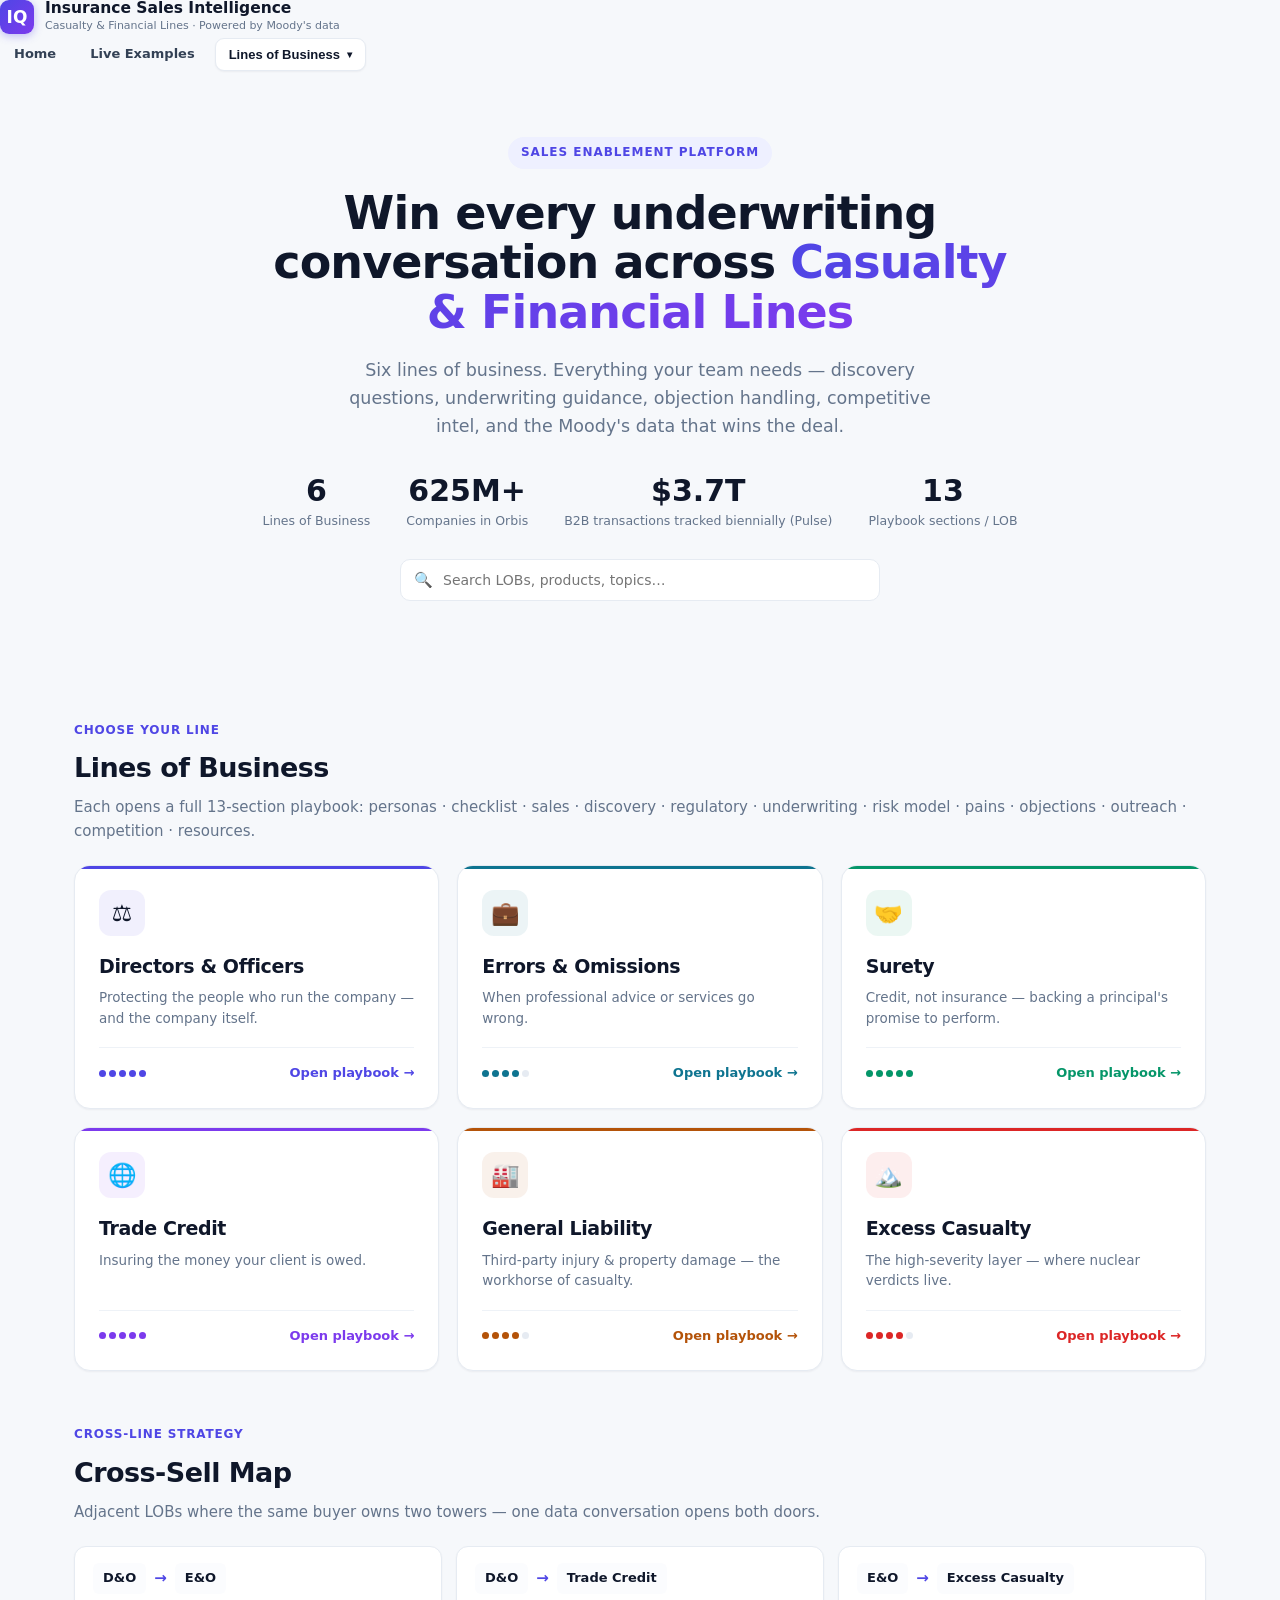
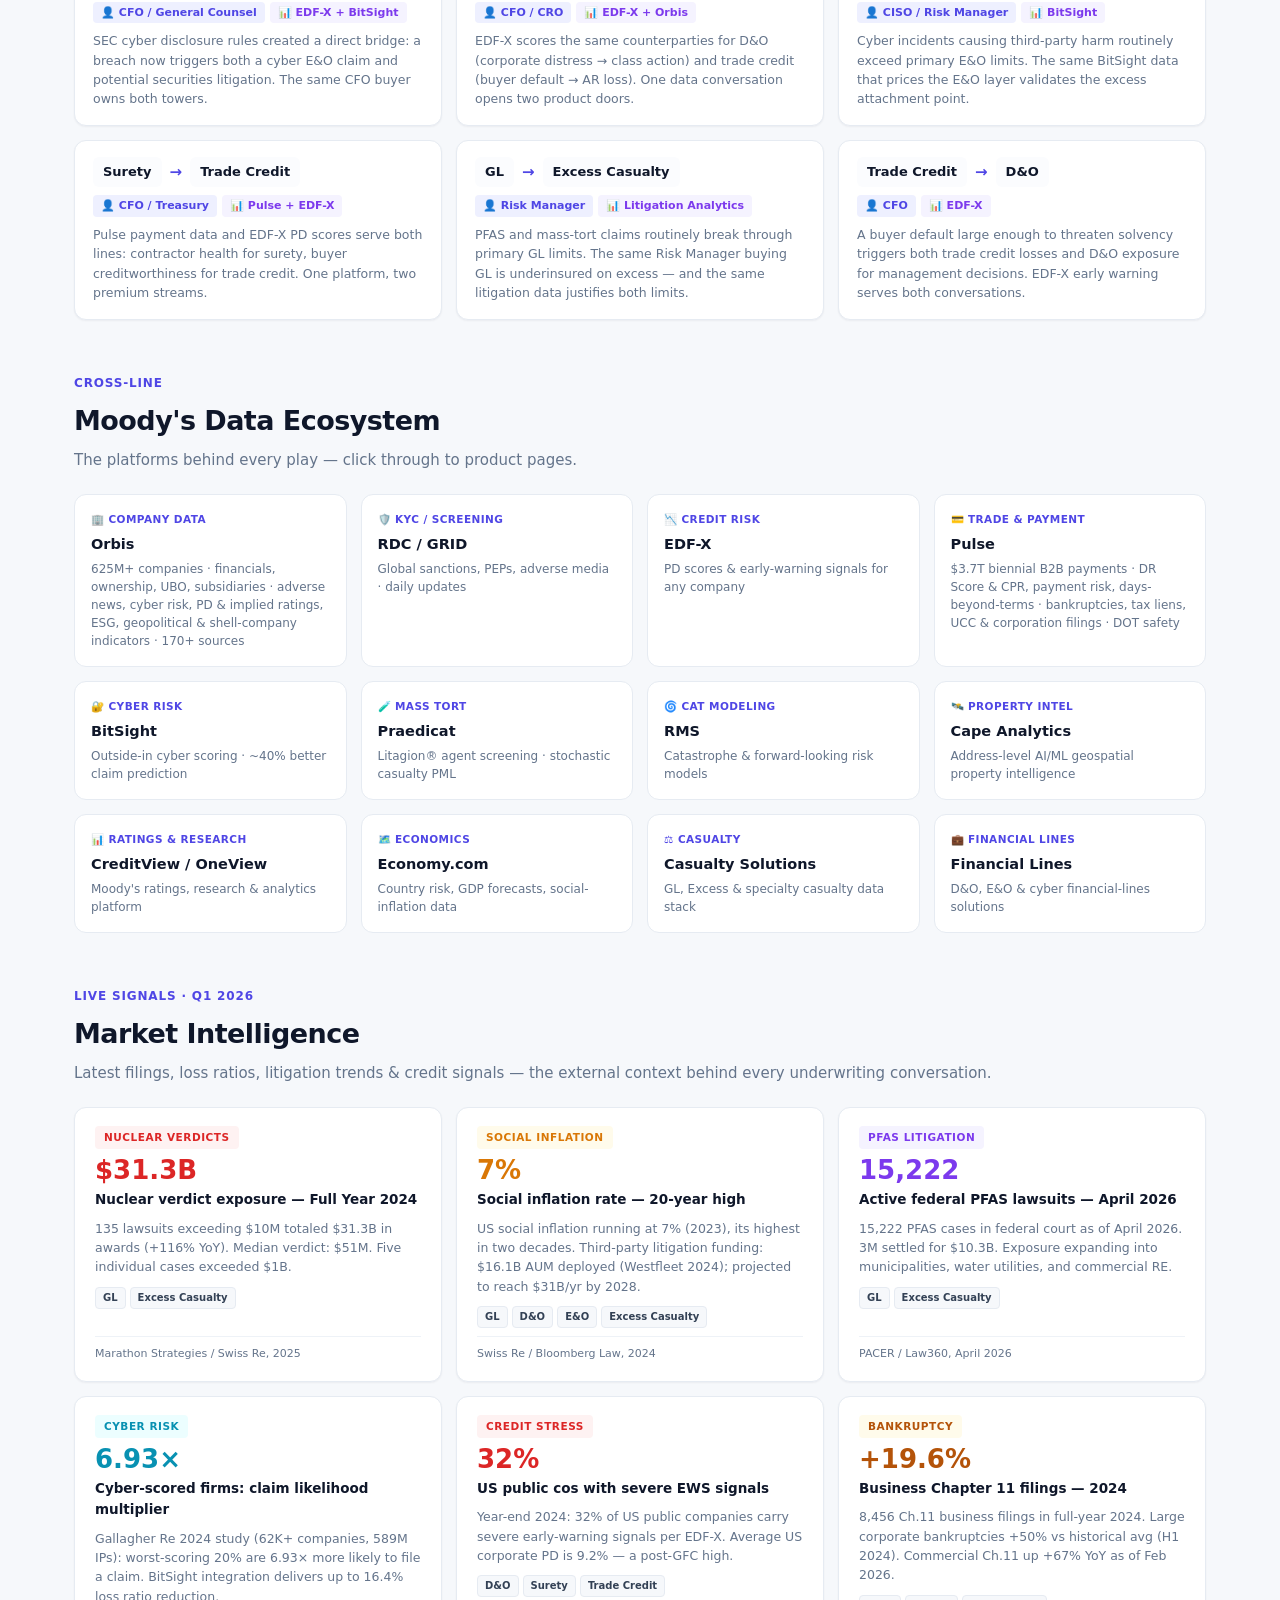
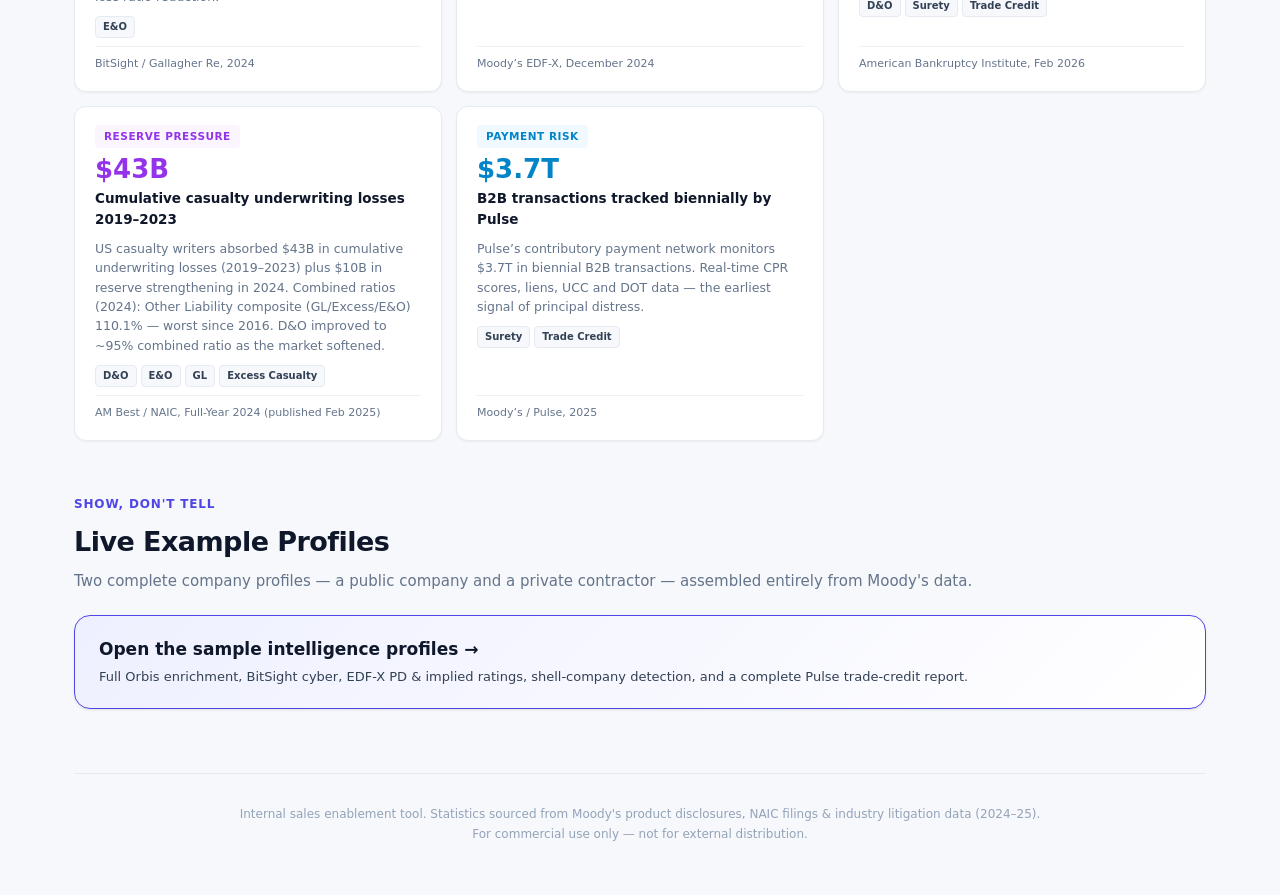
<file: moodys-sales-tools/Moodys_Sales_Hub.html>
<!DOCTYPE html>
<html lang="en">
<head>
<meta charset="UTF-8">
<meta name="viewport" content="width=device-width, initial-scale=1.0">
<title>Insurance Sales Intelligence Hub</title>
<style>
:root{
  --bg:#F6F8FB; --surface:#FFFFFF; --surface-2:#FBFCFE;
  --ink:#0F172A; --ink-2:#334155; --muted:#64748B; --faint:#94A3B8;
  --border:#E6EBF2; --border-2:#EEF2F7;
  --brand:#4F46E5; --brand-2:#6366F1; --brand-soft:#EEF0FF; --brand-tint:#F5F6FF;
  --teal:#0E7490; --teal-soft:#ECFEFF;
  --green:#059669; --green-soft:#ECFDF5;
  --amber:#B45309; --amber-soft:#FFFBEB;
  --red:#DC2626; --red-soft:#FEF2F2;
  --violet:#7C3AED; --violet-soft:#F5F3FF;
  --sky:#0284C7; --sky-soft:#F0F9FF;
  --shadow-sm:0 1px 2px rgba(16,24,40,.05);
  --shadow:0 1px 3px rgba(16,24,40,.07),0 1px 2px rgba(16,24,40,.04);
  --shadow-md:0 4px 12px rgba(16,24,40,.08),0 2px 4px rgba(16,24,40,.04);
  --shadow-lg:0 12px 32px rgba(16,24,40,.10),0 4px 8px rgba(16,24,40,.04);
  --r-sm:8px; --r:12px; --r-lg:16px; --r-xl:20px;
}
*{box-sizing:border-box;margin:0;padding:0}
html{scroll-behavior:smooth}
body{
  font-family:-apple-system, BlinkMacSystemFont, 'Segoe UI', 'SF Pro Text', 'Helvetica Neue', system-ui, sans-serif;
  background:var(--bg);color:var(--ink);
  font-size:15px;line-height:1.6;-webkit-font-smoothing:antialiased;
}
h1,h2,h3,h4,.font-display{font-family:-apple-system, BlinkMacSystemFont, 'Segoe UI Variable Display', 'SF Pro Display', 'Helvetica Neue', system-ui, sans-serif;letter-spacing:-.02em}
a{color:var(--brand);text-decoration:none}
a:hover{text-decoration:underline}
.mono{font-family:'Menlo', 'Cascadia Code', 'Consolas', 'Monaco', monospace;top:0;z-index:50;background:rgba(255,255,255,.85);
  backdrop-filter:saturate(180%) blur(12px);
  border-bottom:1px solid var(--border);
  height:62px;display:flex;align-items:center;
  padding:0 24px;gap:18px;
}
.brand{display:flex;align-items:center;gap:11px;cursor:pointer;flex-shrink:0}
.brand .logo{
  width:34px;height:34px;border-radius:9px;flex-shrink:0;
  background:linear-gradient(135deg,var(--brand) 0%,var(--violet) 100%);
  display:flex;align-items:center;justify-content:center;
  color:#fff;font-weight:800;font-size:17px;font-family:-apple-system, BlinkMacSystemFont, 'Segoe UI Variable Display', 'SF Pro Display', 'Helvetica Neue', system-ui, sans-serif;
  box-shadow:0 2px 8px rgba(79,70,229,.35);
}
.brand .b-title{font-family:-apple-system, BlinkMacSystemFont, 'Segoe UI Variable Display', 'SF Pro Display', 'Helvetica Neue', system-ui, sans-serif;font-weight:800;font-size:15.5px;color:var(--ink);line-height:1.1}
.brand .b-sub{font-size:11px;color:var(--muted);font-weight:500}
.appbar-nav{margin-left:auto;display:flex;align-items:center;gap:6px}
.nav-pill{
  font-size:13px;font-weight:600;color:var(--ink-2);
  padding:8px 13px;border-radius:9px;cursor:pointer;
  border:1px solid transparent;transition:all .15s;white-space:nowrap;
}
.nav-pill:hover{background:var(--brand-soft);color:var(--brand)}
.lob-switch{position:relative}
.lob-switch-btn{
  display:flex;align-items:center;gap:7px;font-size:13px;font-weight:600;
  color:var(--ink);background:var(--surface);border:1px solid var(--border);
  padding:8px 13px;border-radius:9px;cursor:pointer;box-shadow:var(--shadow-sm);
}
.lob-switch-btn:hover{border-color:var(--brand-2)}
.lob-menu{
  position:absolute;right:0;top:46px;background:#fff;border:1px solid var(--border);
  border-radius:var(--r);box-shadow:var(--shadow-lg);width:248px;padding:7px;
  display:none;z-index:60;
}
.lob-menu.open{display:block;animation:pop .14s ease}
@keyframes pop{from{opacity:0;transform:translateY(-6px)}to{opacity:1;transform:none}}
.lob-menu-item{
  display:flex;align-items:center;gap:11px;padding:9px 10px;border-radius:9px;
  cursor:pointer;font-size:13.5px;font-weight:600;color:var(--ink-2);
}
.lob-menu-item:hover{background:var(--brand-tint);color:var(--brand)}
.lob-menu-item .li-ic{font-size:17px;width:22px;text-align:center}
.lob-menu-item .li-ab{margin-left:auto;font-size:11px;color:var(--faint);font-weight:600}

/* ───────── LAYOUT ───────── */
.wrap{max-width:1180px;margin:0 auto;padding:0 24px}
.page{display:none;animation:fade .25s ease}
.page.active{display:block}
@keyframes fade{from{opacity:0;transform:translateY(8px)}to{opacity:1;transform:none}}

/* ───────── HOME ───────── */
.home-hero{padding:64px 0 40px;text-align:center}
.eyebrow{
  display:inline-block;font-size:12px;font-weight:700;letter-spacing:.08em;
  text-transform:uppercase;color:var(--brand);background:var(--brand-soft);
  padding:6px 13px;border-radius:99px;margin-bottom:20px;
}
.home-hero h1{font-size:46px;font-weight:800;line-height:1.08;color:var(--ink);max-width:760px;margin:0 auto 18px}
.home-hero h1 .grad{background:linear-gradient(120deg,var(--brand),var(--violet));-webkit-background-clip:text;background-clip:text;-webkit-text-fill-color:transparent}
.home-hero p{font-size:17.5px;color:var(--muted);max-width:600px;margin:0 auto;font-weight:400}
.home-stats{display:flex;gap:36px;justify-content:center;margin-top:36px;flex-wrap:wrap}
.home-stat{text-align:center}
.home-stat .hs-num{font-family:-apple-system, BlinkMacSystemFont, 'Segoe UI Variable Display', 'SF Pro Display', 'Helvetica Neue', system-ui, sans-serif;font-size:30px;font-weight:800;color:var(--ink);line-height:1}
.home-stat .hs-lab{font-size:12.5px;color:var(--muted);margin-top:5px;font-weight:500}

.section-head{margin:54px 0 22px}
.section-head .sh-eyebrow{font-size:12px;font-weight:700;letter-spacing:.07em;text-transform:uppercase;color:var(--brand)}
.section-head h2{font-size:27px;font-weight:800;color:var(--ink);margin-top:6px}
.section-head p{color:var(--muted);margin-top:6px;font-size:15px}

.lob-grid{display:grid;grid-template-columns:repeat(3,1fr);gap:18px}
@media(max-width:900px){.lob-grid{grid-template-columns:1fr}}
.lob-card{
  background:var(--surface);border:1px solid var(--border);border-radius:var(--r-lg);
  padding:24px;cursor:pointer;transition:all .2s;position:relative;overflow:hidden;
  box-shadow:var(--shadow-sm);
}
.lob-card:hover{transform:translateY(-3px);box-shadow:var(--shadow-lg);border-color:var(--brand-2)}
.lob-card::before{content:"";position:absolute;inset:0 0 auto 0;height:3px;background:var(--accent,var(--brand))}
.lob-card .lc-ic{
  width:46px;height:46px;border-radius:12px;display:flex;align-items:center;justify-content:center;
  font-size:23px;margin-bottom:15px;background:var(--accent-soft,var(--brand-soft));
}
.lob-card h3{font-size:19px;font-weight:800;color:var(--ink)}
.lob-card .lc-tag{font-size:13.5px;color:var(--muted);margin-top:6px;line-height:1.5;min-height:42px}
.lob-card .lc-foot{display:flex;align-items:center;justify-content:space-between;margin-top:18px;padding-top:15px;border-top:1px solid var(--border-2)}
.lc-dots{display:flex;gap:3px;align-items:center}
.lc-dots .d{width:7px;height:7px;border-radius:99px;background:var(--border)}
.lc-dots .d.on{background:var(--accent,var(--brand))}
.lc-arrow{font-size:13px;font-weight:700;color:var(--accent,var(--brand));display:flex;align-items:center;gap:5px}
.lob-card:hover .lc-arrow{gap:9px}

.glob-res{display:grid;grid-template-columns:repeat(4,1fr);gap:14px}
@media(max-width:900px){.glob-res{grid-template-columns:1fr 1fr}}
@media(max-width:560px){.glob-res{grid-template-columns:1fr}}
.gr-card{background:var(--surface);border:1px solid var(--border);border-radius:var(--r);padding:16px;transition:all .18s}
.gr-card:hover{border-color:var(--brand-2);box-shadow:var(--shadow-md)}
.gr-card .grc-tag{font-size:10.5px;font-weight:700;letter-spacing:.04em;text-transform:uppercase;color:var(--brand)}
.gr-card .grc-name{font-weight:700;font-size:14.5px;color:var(--ink);margin:5px 0 4px;display:block}
.gr-card .grc-desc{font-size:12px;color:var(--muted);line-height:1.5}


/* ───────── MARKET INTELLIGENCE ───────── */
.mi-grid{display:grid;grid-template-columns:repeat(auto-fill,minmax(290px,1fr));gap:14px;margin-bottom:16px}
.mi-card{background:#fff;border:1px solid var(--border);border-radius:12px;padding:18px 20px;display:flex;flex-direction:column;gap:8px;box-shadow:var(--shadow-sm);transition:box-shadow .18s}
.mi-card:hover{box-shadow:var(--shadow-md)}
.mi-cat{display:inline-flex;align-items:center;gap:5px;font-size:10.5px;font-weight:700;letter-spacing:.05em;text-transform:uppercase;padding:3px 9px;border-radius:4px;align-self:flex-start}
.mi-stat{font-family:-apple-system, BlinkMacSystemFont, 'Segoe UI Variable Display', 'SF Pro Display', 'Helvetica Neue', system-ui, sans-serif;font-size:26px;font-weight:800;line-height:1;color:var(--ink)}
.mi-label{font-size:13.5px;font-weight:700;color:var(--ink);margin-top:-2px}
.mi-desc{font-size:12.5px;color:var(--muted);line-height:1.55}
.mi-lobs{display:flex;flex-wrap:wrap;gap:4px;margin-top:2px}
.mi-lob{font-size:10px;font-weight:600;background:var(--bg);border:1px solid var(--border);border-radius:4px;padding:2px 7px;color:var(--ink-2)}
.mi-foot{font-size:11px;color:var(--muted);border-top:1px solid var(--border-2);padding-top:8px;margin-top:auto}


/* ── BUYER PERSONAS ── */
.pc-grid{display:grid;grid-template-columns:repeat(auto-fill,minmax(300px,1fr));gap:14px}
.pc{background:#fff;border:1px solid var(--border);border-radius:12px;padding:18px 20px;display:flex;flex-direction:column;gap:10px;box-shadow:var(--shadow-sm)}
.pc-head{display:flex;justify-content:space-between;align-items:flex-start;gap:8px;flex-wrap:wrap}
.pc-role{font-size:15px;font-weight:800;color:var(--ink)}
.pc-dept{font-size:11px;font-weight:600;background:var(--brand-soft);color:var(--brand);padding:3px 8px;border-radius:4px;white-space:nowrap}
.pc-row{font-size:12.5px;color:var(--muted);line-height:1.55}
.pc-row b{color:var(--ink-2);font-weight:700}
.pc-hook{background:var(--surface-2);border-left:3px solid var(--brand);padding:8px 12px;border-radius:0 6px 6px 0;font-size:12.5px;color:var(--ink-2);line-height:1.55;font-style:italic}

/* ── REGULATORY TAILWINDS ── */
.ri-list{display:flex;flex-direction:column;gap:12px}
.ri{background:#fff;border:1px solid var(--border);border-radius:10px;padding:16px 18px;display:flex;flex-direction:column;gap:6px;box-shadow:var(--shadow-sm)}
.ri.high{border-left:4px solid var(--red)}
.ri.medium{border-left:4px solid var(--amber)}
.ri-head{display:flex;justify-content:space-between;align-items:flex-start;gap:12px}
.ri-rule{font-size:14px;font-weight:700;color:var(--ink)}
.ri-eff{font-size:11px;font-weight:600;color:var(--muted);white-space:nowrap;background:var(--bg);padding:3px 8px;border-radius:4px;align-self:flex-start;flex-shrink:0}
.ri-impact{font-size:12.5px;color:var(--muted);line-height:1.55}
.ri-u{font-size:10.5px;font-weight:700;letter-spacing:.04em;text-transform:uppercase;padding:2px 8px;border-radius:4px;align-self:flex-start}
.u-high{background:#FEF2F2;color:#DC2626}
.u-medium{background:#FFFBEB;color:#D97706}

/* ── PRE-CALL CHECKLIST ── */
.ck-list{display:flex;flex-direction:column;gap:8px}
.cli{display:flex;align-items:flex-start;gap:12px;background:#fff;border:1px solid var(--border);border-radius:8px;padding:12px 16px;box-shadow:var(--shadow-sm)}
.cli-n{width:24px;height:24px;border-radius:6px;background:var(--brand-soft);color:var(--brand);font-size:12px;font-weight:800;display:flex;align-items:center;justify-content:center;flex-shrink:0}
.cli-t{font-size:13.5px;color:var(--ink-2);line-height:1.5}

/* ── OUTREACH TEMPLATES ── */
.oe-grid{display:flex;flex-direction:column;gap:16px}
.oe-card{background:#fff;border:1px solid var(--border);border-radius:10px;padding:18px 20px;box-shadow:var(--shadow-sm)}
.oe-lbl{font-size:10.5px;font-weight:700;letter-spacing:.05em;text-transform:uppercase;color:var(--brand);margin-bottom:4px}
.oe-subj{font-size:14px;font-weight:700;color:var(--ink);margin-bottom:12px;padding-bottom:12px;border-bottom:1px solid var(--border-2)}
.oe-body{font-size:12.5px;color:var(--ink-2);line-height:1.65;white-space:pre-wrap;font-family:inherit;margin:0;background:var(--surface-2);padding:14px 16px;border-radius:6px;border:1px solid var(--border-2)}
.oe-li{background:#fff;border:1px solid var(--border);border-left:4px solid #0A66C2;border-radius:10px;padding:16px 20px;box-shadow:var(--shadow-sm)}
.oe-li-lbl{font-size:10.5px;font-weight:700;letter-spacing:.05em;text-transform:uppercase;color:#0A66C2;margin-bottom:6px}
.oe-li-body{font-size:13px;color:var(--ink-2);line-height:1.6;font-style:italic}

/* ── CROSS-SELL MAP ── */
.cs-grid{display:grid;grid-template-columns:repeat(auto-fill,minmax(300px,1fr));gap:14px;margin-bottom:16px}
.cs-card{background:#fff;border:1px solid var(--border);border-radius:12px;padding:16px 18px;box-shadow:var(--shadow-sm);display:flex;flex-direction:column;gap:8px;cursor:pointer;transition:all .18s}
.cs-card:hover{box-shadow:var(--shadow-md);border-color:var(--brand-2)}
.cs-pair{display:flex;align-items:center;gap:8px;flex-wrap:wrap}
.cs-lob{font-size:13px;font-weight:800;color:var(--ink);background:var(--surface-2);padding:5px 10px;border-radius:6px}
.cs-arr{color:var(--brand);font-weight:800;font-size:15px;flex-shrink:0}
.cs-chips{display:flex;gap:5px;flex-wrap:wrap}
.cs-buyer{font-size:11px;font-weight:600;background:var(--brand-soft);color:var(--brand);padding:2px 8px;border-radius:4px}
.cs-data{font-size:11px;font-weight:600;background:#F5F3FF;color:#7C3AED;padding:2px 8px;border-radius:4px}
.cs-story{font-size:12.5px;color:var(--muted);line-height:1.55}

/* ── HOME SEARCH ── */
.home-search{display:flex;align-items:center;gap:0;margin-top:28px;max-width:480px;margin-left:auto;margin-right:auto;position:relative}
.home-search .hs-ic{position:absolute;left:14px;font-size:15px;color:var(--muted);pointer-events:none;z-index:1}
.home-search input{width:100%;padding:12px 16px 12px 42px;border:1px solid var(--border);border-radius:10px;font-size:14px;background:var(--surface);color:var(--ink);outline:none;transition:all .18s;font-family:inherit}
.home-search input:focus{border-color:var(--brand-2);box-shadow:0 0 0 3px var(--brand-soft);background:#fff}
.search-count{font-size:12px;color:var(--muted);text-align:center;margin-top:8px;min-height:18px}

/* ───────── LOB PAGE ───────── */
.lob-hero{
  border-radius:var(--r-xl);overflow:hidden;margin-top:24px;
  background:linear-gradient(135deg,var(--accent,#4F46E5),var(--accent2,#7C3AED));
  color:#fff;padding:34px 36px;position:relative;box-shadow:var(--shadow-lg);
}
.lob-hero::after{content:"";position:absolute;right:-60px;top:-60px;width:240px;height:240px;border-radius:50%;background:rgba(255,255,255,.08)}
.lob-hero .lh-back{display:inline-flex;align-items:center;gap:6px;font-size:13px;font-weight:600;color:rgba(255,255,255,.85);cursor:pointer;margin-bottom:16px}
.lob-hero .lh-back:hover{color:#fff}
.lob-hero .lh-row{display:flex;align-items:flex-start;gap:18px;position:relative;z-index:1}
.lob-hero .lh-ic{width:58px;height:58px;border-radius:15px;background:rgba(255,255,255,.16);display:flex;align-items:center;justify-content:center;font-size:30px;flex-shrink:0;backdrop-filter:blur(4px)}
.lob-hero h1{font-size:32px;font-weight:800;line-height:1.1}
.lob-hero .lh-tag{font-size:16px;color:rgba(255,255,255,.92);margin-top:6px;font-weight:500;max-width:640px}
.lh-meta{display:flex;gap:26px;margin-top:24px;flex-wrap:wrap;position:relative;z-index:1}
.lh-meta .m{display:flex;flex-direction:column}
.lh-meta .m .mv{font-family:-apple-system, BlinkMacSystemFont, 'Segoe UI Variable Display', 'SF Pro Display', 'Helvetica Neue', system-ui, sans-serif;font-size:21px;font-weight:800}
.lh-meta .m .ml{font-size:11.5px;color:rgba(255,255,255,.8);font-weight:500;margin-top:2px}
.lh-adv{display:flex;gap:4px;align-items:center;margin-top:6px}
.lh-adv .d{width:9px;height:9px;border-radius:99px;background:rgba(255,255,255,.3)}
.lh-adv .d.on{background:#fff}

/* sticky section nav */
.sec-nav{
  position:sticky;top:62px;z-index:40;background:rgba(246,248,251,.9);
  backdrop-filter:blur(10px);margin:0 -24px;padding:12px 24px;
  border-bottom:1px solid var(--border);display:flex;gap:7px;overflow-x:auto;
  scrollbar-width:none;
}
.sec-nav::-webkit-scrollbar{display:none}
.sec-chip{
  font-size:12.5px;font-weight:600;color:var(--ink-2);padding:7px 13px;border-radius:99px;
  white-space:nowrap;cursor:pointer;border:1px solid var(--border);background:#fff;transition:all .15s;
}
.sec-chip:hover{border-color:var(--brand-2);color:var(--brand)}
.sec-chip.active{background:var(--brand);color:#fff;border-color:var(--brand)}

.sec{padding:38px 0 6px;scroll-margin-top:128px}
.sec-title{display:flex;align-items:center;gap:11px;margin-bottom:20px}
.sec-title .st-ic{width:36px;height:36px;border-radius:10px;display:flex;align-items:center;justify-content:center;font-size:18px;background:var(--brand-soft)}
.sec-title h2{font-size:22px;font-weight:800;color:var(--ink)}
.sec-title .st-sub{font-size:13px;color:var(--muted);font-weight:500}

/* generic cards */
.card{background:var(--surface);border:1px solid var(--border);border-radius:var(--r-lg);box-shadow:var(--shadow-sm)}
.card-pad{padding:22px}
.grid2{display:grid;grid-template-columns:1fr 1fr;gap:16px}
.grid3{display:grid;grid-template-columns:repeat(3,1fr);gap:16px}
@media(max-width:820px){.grid2,.grid3{grid-template-columns:1fr}}

/* overview */
.ov-what{font-size:16.5px;line-height:1.7;color:var(--ink-2)}
.who-chips{display:flex;flex-wrap:wrap;gap:8px;margin-top:14px}
.who-chip{font-size:13px;font-weight:600;color:var(--ink-2);background:var(--surface-2);border:1px solid var(--border);padding:6px 12px;border-radius:99px}

/* value props */
.vp{display:flex;gap:13px;padding:16px;border-radius:var(--r);background:var(--surface-2);border:1px solid var(--border-2)}
.vp .vp-ic{font-size:20px;flex-shrink:0;width:26px}
.vp h4{font-size:14.5px;font-weight:700;color:var(--ink)}
.vp p{font-size:13px;color:var(--muted);margin-top:3px}

.pitch{
  background:linear-gradient(135deg,var(--brand-tint),var(--violet-soft));
  border:1px solid var(--brand-soft);border-radius:var(--r-lg);padding:24px;position:relative;
}
.pitch .q-mark{font-family:-apple-system, BlinkMacSystemFont, 'Segoe UI Variable Display', 'SF Pro Display', 'Helvetica Neue', system-ui, sans-serif;font-size:46px;color:var(--brand);opacity:.25;line-height:.6;position:absolute;top:16px;left:18px}
.pitch p{font-size:17px;line-height:1.6;color:var(--ink);font-weight:500;font-style:italic;padding-left:34px}

/* list rows */
.tp-list{display:flex;flex-direction:column;gap:10px}
.tp{display:flex;gap:12px;padding:13px 15px;background:var(--surface);border:1px solid var(--border);border-radius:var(--r);font-size:14px;line-height:1.55}
.tp .tp-n{flex-shrink:0;width:24px;height:24px;border-radius:7px;background:var(--brand-soft);color:var(--brand);font-weight:700;font-size:12px;display:flex;align-items:center;justify-content:center}

/* discovery */
.disc{background:var(--surface);border:1px solid var(--border);border-radius:var(--r);padding:17px;border-left:3px solid var(--teal)}
.disc .dq{font-size:15px;font-weight:700;color:var(--ink);display:flex;gap:9px}
.disc .dq .qi{color:var(--teal);flex-shrink:0}
.disc .dw{font-size:12.5px;color:var(--muted);margin-top:8px;padding-left:25px}
.disc .dw b{color:var(--teal);font-weight:600}

/* underwriting */
.uw-flow{display:flex;flex-wrap:wrap;gap:8px;align-items:center}
.uw-step{background:#fff;border:1px solid var(--border);border-radius:99px;padding:8px 15px;font-size:13px;font-weight:600;color:var(--ink-2)}
.uw-arrow{color:var(--faint);font-weight:700}
.kv-list{display:flex;flex-direction:column;gap:0}
.kv{display:flex;gap:12px;padding:12px 0;border-bottom:1px solid var(--border-2);font-size:13.5px}
.kv:last-child{border-bottom:none}
.kv .kv-k{font-weight:700;color:var(--ink);min-width:165px;flex-shrink:0}
.kv .kv-v{color:var(--ink-2)}
.flag-list{display:flex;flex-direction:column;gap:9px}
.flag{display:flex;gap:10px;align-items:flex-start;font-size:13.5px;color:var(--ink-2);padding:11px 13px;background:var(--red-soft);border:1px solid #FBD5D5;border-radius:var(--r);line-height:1.5}
.flag .fi{flex-shrink:0}

/* pain points */
.pp{background:var(--surface);border:1px solid var(--border);border-radius:var(--r-lg);overflow:hidden}
.pp .pp-head{padding:15px 18px;background:var(--red-soft);border-bottom:1px solid #FBD5D5}
.pp .pp-pain{font-size:14.5px;font-weight:700;color:#991B1B;display:flex;gap:8px;align-items:flex-start}
.pp .pp-impact{font-size:12.5px;color:#B91C1C;margin-top:5px;padding-left:24px}
.pp .pp-fix{padding:15px 18px;background:var(--green-soft)}
.pp .pp-fix .fx-lab{font-size:10.5px;font-weight:700;letter-spacing:.05em;text-transform:uppercase;color:var(--green);display:flex;align-items:center;gap:6px}
.pp .pp-fix .fx-txt{font-size:13.5px;color:#065F46;margin-top:6px;line-height:1.55}

/* hero products */
.hp{display:flex;gap:14px;padding:18px;background:var(--surface);border:1px solid var(--border);border-radius:var(--r-lg);transition:all .18s}
.hp:hover{border-color:var(--brand-2);box-shadow:var(--shadow-md)}
.hp .hp-badge{width:42px;height:42px;border-radius:11px;background:linear-gradient(135deg,var(--brand),var(--violet));color:#fff;display:flex;align-items:center;justify-content:center;font-weight:800;font-size:13px;flex-shrink:0;font-family:-apple-system, BlinkMacSystemFont, 'Segoe UI Variable Display', 'SF Pro Display', 'Helvetica Neue', system-ui, sans-serif;font-weight:800;color:var(--ink)}
.hp .hp-name a{color:var(--brand)}
.hp .hp-desc{font-size:13px;color:var(--muted);margin-top:4px;line-height:1.55}

/* objections — accordion */
.obj{background:var(--surface);border:1px solid var(--border);border-radius:var(--r);margin-bottom:11px;overflow:hidden}
.obj summary{padding:16px 18px;cursor:pointer;font-size:14.5px;font-weight:700;color:var(--ink);display:flex;align-items:center;gap:11px;list-style:none}
.obj summary::-webkit-details-marker{display:none}
.obj summary .obj-q-ic{width:26px;height:26px;border-radius:8px;background:var(--amber-soft);color:var(--amber);display:flex;align-items:center;justify-content:center;font-size:15px;flex-shrink:0}
.obj summary .chev{margin-left:auto;color:var(--faint);transition:transform .2s;font-size:13px}
.obj[open] summary .chev{transform:rotate(180deg)}
.obj[open] summary{border-bottom:1px solid var(--border-2)}
.obj .obj-a{padding:16px 18px 18px 55px;font-size:14px;color:var(--ink-2);line-height:1.65;background:var(--green-soft)}
.obj .obj-a .lab{font-size:10.5px;font-weight:700;letter-spacing:.05em;text-transform:uppercase;color:var(--green);display:block;margin-bottom:7px}
.obj .obj-a b{color:var(--ink);font-weight:700}

/* competition */
.comp-table{background:var(--surface);border:1px solid var(--border);border-radius:var(--r-lg);overflow:hidden}
.comp-row{display:grid;grid-template-columns:1.1fr 1.3fr 1.6fr;border-bottom:1px solid var(--border-2)}
.comp-row:last-child{border-bottom:none}
.comp-row.head{background:var(--surface-2);font-size:11px;font-weight:700;letter-spacing:.04em;text-transform:uppercase;color:var(--muted)}
.comp-cell{padding:15px 17px;font-size:13.5px;line-height:1.55;border-right:1px solid var(--border-2)}
.comp-cell:last-child{border-right:none}
.comp-cell .comp-name{font-weight:700;color:var(--ink)}
.comp-cell .edge{color:#065F46}
.comp-cell .edge::before{content:"✦ ";color:var(--green)}
@media(max-width:820px){
  .comp-row{grid-template-columns:1fr}
  .comp-cell{border-right:none;border-bottom:1px solid var(--border-2)}
  .comp-row.head{display:none}
  .comp-cell[data-l]::before{content:attr(data-l);display:block;font-size:10px;font-weight:700;text-transform:uppercase;color:var(--faint);margin-bottom:4px}
}

/* resources */
.res-grid{display:grid;grid-template-columns:repeat(2,1fr);gap:13px}
@media(max-width:680px){.res-grid{grid-template-columns:1fr}}
.res{display:flex;gap:13px;padding:16px;background:var(--surface);border:1px solid var(--border);border-radius:var(--r);transition:all .18s}
.res:hover{border-color:var(--brand-2);box-shadow:var(--shadow-md)}
.res .res-ic{width:38px;height:38px;border-radius:10px;display:flex;align-items:center;justify-content:center;font-size:17px;flex-shrink:0}
.res .res-tag{font-size:10px;font-weight:700;letter-spacing:.04em;text-transform:uppercase}
.res .res-name{font-weight:700;font-size:14px;color:var(--ink);margin:3px 0;display:block}
.res .res-desc{font-size:12px;color:var(--muted);line-height:1.5}
.t-product .res-ic{background:var(--brand-soft)} .t-product .res-tag{color:var(--brand)}
.t-research .res-ic{background:var(--green-soft)} .t-research .res-tag{color:var(--green)}
.t-solution .res-ic{background:var(--violet-soft)} .t-solution .res-tag{color:var(--violet)}
.t-usecase .res-ic{background:var(--amber-soft)} .t-usecase .res-tag{color:var(--amber)}

/* risk signal model */
.rm-intro{font-size:14px;color:var(--ink-2);line-height:1.6;margin-bottom:18px}
.rm-intro b{color:var(--ink)}
.dim-list{display:flex;flex-direction:column;gap:11px}
.dim{display:grid;grid-template-columns:220px 1fr 46px;align-items:center;gap:14px}
@media(max-width:680px){.dim{grid-template-columns:130px 1fr 40px;gap:9px}}
.dim .dim-n{font-size:13.5px;font-weight:600;color:var(--ink)}
.dim .dim-track{height:11px;background:var(--border-2);border-radius:99px;overflow:hidden}
.dim .dim-fill{height:100%;border-radius:99px;background:linear-gradient(90deg,var(--brand),var(--violet))}
.dim .dim-w{font-family:'Menlo', 'Cascadia Code', 'Consolas', 'Monaco', monospace;font-size:13px;font-weight:600;color:var(--brand);text-align:right}
.rag-grid{display:grid;grid-template-columns:repeat(4,1fr);gap:11px}
@media(max-width:680px){.rag-grid{grid-template-columns:1fr 1fr}}
.rag{border-radius:var(--r);padding:14px;border:1px solid var(--border)}
.rag .rag-top{display:flex;align-items:center;gap:7px;font-weight:800;font-size:13.5px;font-family:-apple-system, BlinkMacSystemFont, 'Segoe UI Variable Display', 'SF Pro Display', 'Helvetica Neue', system-ui, sans-serif;font-size:18px;font-weight:700;margin:6px 0 2px}
.rag .rag-lab{font-size:11.5px;color:var(--muted);line-height:1.4}
.scen{display:flex;align-items:center;gap:16px;padding:15px 18px;background:var(--surface);border:1px solid var(--border);border-radius:var(--r);margin-bottom:11px}
.scen .scen-score{font-family:-apple-system, BlinkMacSystemFont, 'Segoe UI Variable Display', 'SF Pro Display', 'Helvetica Neue', system-ui, sans-serif;font-size:30px;font-weight:800;width:62px;text-align:center;flex-shrink:0;line-height:1}
.scen .scen-body{flex:1;min-width:0}
.scen .scen-name{font-size:14.5px;font-weight:700;color:var(--ink)}
.scen .scen-prof{font-size:12.5px;color:var(--muted);margin-top:3px;line-height:1.5}
.scen .scen-sig{font-size:12px;font-weight:700;padding:5px 11px;border-radius:99px;white-space:nowrap;flex-shrink:0}
.gauge{height:9px;border-radius:99px;background:linear-gradient(90deg,#10B981 0%,#10B981 35%,#F59E0B 36%,#F59E0B 55%,#EF4444 56%,#EF4444 75%,#1F2937 76%,#1F2937 100%);position:relative;margin-top:9px}
.gauge .pin{position:absolute;top:-4px;width:3px;height:17px;background:var(--ink);border-radius:2px;transform:translateX(-50%);box-shadow:0 0 0 2px #fff}

/* stat band */
.stat-band{display:grid;grid-template-columns:repeat(3,1fr);gap:14px}
@media(max-width:680px){.stat-band{grid-template-columns:1fr}}
.stat-c{background:var(--surface);border:1px solid var(--border);border-radius:var(--r-lg);padding:20px;text-align:center;box-shadow:var(--shadow-sm)}
.stat-c .sc-num{font-family:-apple-system, BlinkMacSystemFont, 'Segoe UI Variable Display', 'SF Pro Display', 'Helvetica Neue', system-ui, sans-serif;font-size:30px;font-weight:800;background:linear-gradient(120deg,var(--brand),var(--violet));-webkit-background-clip:text;background-clip:text;-webkit-text-fill-color:transparent;line-height:1}
.stat-c .sc-lab{font-size:12.5px;color:var(--muted);margin-top:8px;line-height:1.45}

/* footer */
.footer{margin-top:64px;border-top:1px solid var(--border);padding:30px 0 50px;text-align:center}
.footer p{font-size:12px;color:var(--faint);line-height:1.7}
.footer a{color:var(--muted);font-weight:600}

/* fab */
.fab{position:fixed;bottom:22px;right:22px;width:46px;height:46px;border-radius:14px;background:var(--brand);color:#fff;border:none;font-size:19px;cursor:pointer;box-shadow:var(--shadow-lg);display:none;align-items:center;justify-content:center;z-index:70}
.fab:hover{background:var(--brand-2)}

.note{font-size:12.5px;color:var(--muted);background:var(--surface-2);border:1px dashed var(--border);border-radius:var(--r);padding:12px 15px;line-height:1.55}
.note b{color:var(--ink-2)}
@media(max-width:560px){
  .home-hero h1{font-size:34px}
  .lob-hero{padding:26px 22px}
  .lob-hero h1{font-size:25px}
  .wrap{padding:0 16px}
  .appbar{padding:0 16px}
  .sec-nav{margin:0 -16px;padding:12px 16px}
}

/* ── Live Examples page ── */
#page-examples{max-width:1200px}
.ex-hero{text-align:center;padding:28px 0 8px}
.ex-hero h1{font-size:34px;margin:8px 0}
.ex-hero p{max-width:780px;margin:0 auto;color:var(--ink-2)}
.ex-tabs{display:flex;gap:10px;justify-content:center;margin-top:22px;flex-wrap:wrap}
.ex-tab{display:inline-flex;align-items:center;gap:8px;padding:10px 18px;border:1px solid var(--border);background:var(--surface);border-radius:999px;font-weight:700;font-size:14px;cursor:pointer;color:var(--ink-2);box-shadow:var(--shadow-sm)}
.ex-tab.active{border-color:var(--brand);color:var(--ink);box-shadow:var(--shadow-md)}
.ext-type{font-size:11px;font-weight:800;padding:2px 8px;border-radius:999px}
.ex-card{display:none}
.ex-card.active{display:block}
.ex-chead{border:1px solid var(--border);border-radius:var(--r-lg);padding:24px;margin:18px 0}
.ex-chead-top{display:flex;justify-content:space-between;align-items:center;flex-wrap:wrap;gap:8px}
.ex-type{color:#fff;font-size:12px;font-weight:800;padding:4px 12px;border-radius:999px;text-transform:uppercase;letter-spacing:.04em}
.ex-ident{font-family:'Menlo','Consolas',monospace;font-size:12px;color:var(--muted)}
.ex-chead h2{font-size:28px;margin:12px 0 4px}
.ex-meta{color:var(--muted);font-size:13px}
.ex-snaps{display:grid;grid-template-columns:repeat(5,1fr);gap:10px;margin-top:18px}
.ex-snap{background:var(--surface);border:1px solid var(--border);border-radius:var(--r);padding:12px}
.ex-snap-v{font-size:22px;font-weight:800;color:var(--ink);letter-spacing:-.02em}
.ex-snap-k{font-size:12px;font-weight:700;color:var(--ink-2);margin-top:2px}
.ex-snap-s{font-size:11px;color:var(--muted)}
.ex-panels{display:grid;grid-template-columns:1fr 1fr;gap:18px;align-items:start;margin-bottom:24px}
.ex-panel{background:var(--surface);border:1px solid var(--border);border-radius:var(--r-lg);overflow:hidden;box-shadow:var(--shadow)}
.ex-panel.pulse{border-color:#0E749033}
.ex-panel-head{padding:16px 20px;border-bottom:1px solid var(--border);background:var(--surface-2)}
.ex-panel-head h3{font-size:17px;margin-top:6px}
.ex-src{font-size:11px;font-weight:800;letter-spacing:.04em;color:var(--brand);background:var(--brand-soft);padding:3px 9px;border-radius:999px}
.ex-src.pl{color:var(--teal);background:var(--teal-soft)}
.ex-stamp{font-size:11px;color:var(--muted);margin-top:4px}
.ex-block{padding:16px 20px;border-bottom:1px solid var(--border-2)}
.ex-block:last-child{border-bottom:none}
.ex-block h4{font-size:13px;text-transform:uppercase;letter-spacing:.04em;color:var(--muted);margin-bottom:10px}
.ex-grid{display:grid;grid-template-columns:1fr 1fr;gap:8px}
.ex-kv{background:var(--surface-2);border:1px solid var(--border-2);border-radius:var(--r-sm);padding:8px 10px}
.ex-kv-k{font-size:11px;color:var(--muted);font-weight:700}
.ex-kv-v{font-size:14px;font-weight:700;color:var(--ink)}
.ex-kv-s{display:block;font-size:11px;font-weight:600;color:var(--muted)}
.ex-p{font-size:13px;color:var(--ink-2);line-height:1.55}
.ex-cols{display:grid;grid-template-columns:1.4fr 1fr;gap:16px;margin-top:8px}
.ex-cols2{display:grid;grid-template-columns:1fr 1fr;gap:16px}
.ex-mini{font-size:11px;font-weight:800;text-transform:uppercase;letter-spacing:.03em;color:var(--faint);margin-bottom:6px}
.ex-hold{display:flex;justify-content:space-between;gap:8px;font-size:13px;padding:4px 0;border-bottom:1px dashed var(--border-2)}
.ex-ubo{font-size:13px;color:var(--ink-2)}
.ex-sub{background:var(--surface-2);border:1px solid var(--border-2);border-radius:var(--r-sm);padding:8px 10px;margin-top:6px}
.ex-sub.flag{background:var(--red-soft);border-color:#fecaca}
.ex-sub-n{font-size:13px;font-weight:700}
.ex-sub-note{font-size:12px;color:var(--muted)}
.ex-shell{background:var(--red);color:#fff;font-size:10px;font-weight:800;padding:2px 6px;border-radius:4px;letter-spacing:.03em}
.ex-flag{margin-top:10px;background:var(--red-soft);border:1px solid #fecaca;border-radius:var(--r);padding:12px 14px}
.ex-flag-h{font-weight:800;color:var(--red);font-size:13px;margin-bottom:6px}
.ex-flag ul{margin:0;padding-left:18px}
.ex-flag li{font-size:12px;color:var(--ink-2);margin:2px 0}
.ex-rate{display:grid;grid-template-columns:1fr 1fr;gap:12px}
.ex-rate-c{background:var(--surface-2);border:1px solid var(--border-2);border-radius:var(--r);padding:12px;text-align:center}
.ex-rate-v{font-size:26px;font-weight:800;color:var(--brand)}
.ex-rate-l{font-size:11px;color:var(--muted);margin-top:4px}
.ex-cyber{display:flex;gap:14px;align-items:flex-start}
.ex-cyber-score{font-size:34px;font-weight:800;color:var(--amber);display:flex;flex-direction:column;line-height:1;white-space:nowrap}
.ex-cyber-score span{font-size:11px;font-weight:700;color:var(--muted);margin-top:4px}
.ex-trend{font-size:12px;font-weight:700;color:var(--ink-2);margin-bottom:4px}
.ex-pill{display:inline-block;background:var(--brand-soft);color:var(--brand);font-weight:800;font-size:13px;padding:4px 10px;border-radius:999px;margin-bottom:6px}
.ex-list{margin:0;padding-left:18px}
.ex-list li{font-size:13px;color:var(--ink-2);margin:4px 0}
.ex-pscores{display:grid;gap:10px}
.ex-pscore{border:1px solid var(--border-2);border-radius:var(--r);padding:12px 14px;background:var(--surface-2)}
.ex-pscore.good{border-left:4px solid var(--green)}
.ex-pscore.mid{border-left:4px solid var(--amber)}
.ex-pscore-v{font-size:30px;font-weight:800;color:var(--ink);letter-spacing:-.02em}
.ex-pscore-l{font-size:13px;font-weight:700;color:var(--ink)}
.ex-pscore-scale{font-size:11px;color:var(--muted)}
.ex-pscore p{font-size:12px;color:var(--ink-2);margin-top:4px}
.ex-clean{font-size:13px;font-weight:700;color:var(--green);background:var(--green-soft);border-radius:var(--r-sm);padding:8px 10px}
.ex-cta{display:flex;align-items:center;justify-content:space-between;gap:16px;background:linear-gradient(135deg,var(--brand-soft),var(--surface));border:1px solid var(--brand);border-radius:var(--r-lg);padding:20px 24px;cursor:pointer;box-shadow:var(--shadow);transition:box-shadow .15s}
.ex-cta:hover{box-shadow:var(--shadow-lg)}
.ex-cta b{font-size:17px;color:var(--ink);display:block}
.ex-cta span{font-size:13px;color:var(--ink-2);display:block;margin-top:4px}
@media(max-width:860px){.ex-panels{grid-template-columns:1fr}.ex-snaps{grid-template-columns:repeat(2,1fr)}.ex-grid,.ex-cols,.ex-cols2,.ex-rate{grid-template-columns:1fr}}
</style>
</head>
<body>

<!-- ───────── APP BAR ───────── -->
<div id="err-banner" style="display:none;background:#FEF2F2;border:2px solid #DC2626;color:#7F1D1D;font-family:system-ui;font-size:14px;padding:18px 24px;position:fixed;top:0;left:0;right:0;z-index:9999"><b>Error:</b> <span id="err-msg"></span> — <a href="" onclick="location.reload()" style="color:#DC2626">Reload</a></div>
<header class="appbar">
  <div class="brand" onclick="go('home')">
    <div class="logo">IQ</div>
    <div>
      <div class="b-title">Insurance Sales Intelligence</div>
      <div class="b-sub">Casualty &amp; Financial Lines · Powered by Moody's data</div>
    </div>
  </div>
  <nav class="appbar-nav">
    <span class="nav-pill" onclick="go('home')">Home</span>
    <span class="nav-pill" onclick="go('examples')">Live Examples</span>
    <div class="lob-switch">
      <button class="lob-switch-btn" onclick="toggleMenu(event)">
        Lines of Business <span style="font-size:10px">▾</span>
      </button>
      <div class="lob-menu" id="lobMenu"></div>
    </div>
  </nav>
</header>

<!-- ───────── HOME PAGE ───────── -->
<main id="page-home" class="page wrap">
  <section class="home-hero">
    <span class="eyebrow">Sales Enablement Platform</span>
    <h1>Win every underwriting conversation across <span class="grad">Casualty &amp; Financial Lines</span></h1>
    <p>Six lines of business. Everything your team needs — discovery questions, underwriting guidance, objection handling, competitive intel, and the Moody's data that wins the deal.</p>
    <div class="home-stats">
      <div class="home-stat"><div class="hs-num">6</div><div class="hs-lab">Lines of Business</div></div>
      <div class="home-stat"><div class="hs-num">625M+</div><div class="hs-lab">Companies in Orbis</div></div>
      <div class="home-stat"><div class="hs-num">$3.7T</div><div class="hs-lab">B2B transactions tracked biennially (Pulse)</div></div>
      <div class="home-stat"><div class="hs-num">13</div><div class="hs-lab">Playbook sections / LOB</div></div>
    </div>
    <div class="home-search">
      <span class="hs-ic">&#128269;</span>
      <input type="search" id="lobSearch" placeholder="Search LOBs, products, topics…" autocomplete="off">
    </div>
    <div class="search-count" id="searchCount"></div>
  </section>

  <div class="section-head">
    <div class="sh-eyebrow">Choose your line</div>
    <h2>Lines of Business</h2>
    <p>Each opens a full 13-section playbook: personas · checklist · sales · discovery · regulatory · underwriting · risk model · pains · objections · outreach · competition · resources.</p>
  </div>
  <div class="lob-grid" id="lobGrid"></div>

  <div class="section-head">
    <div class="sh-eyebrow">Cross-line strategy</div>
    <h2>Cross-Sell Map</h2>
    <p>Adjacent LOBs where the same buyer owns two towers — one data conversation opens both doors.</p>
  </div>
  <div class="cs-grid" id="crossSell"></div>

  <div class="section-head">
    <div class="sh-eyebrow">Cross-line</div>
    <h2>Moody's Data Ecosystem</h2>
    <p>The platforms behind every play — click through to product pages.</p>
  </div>
  <div class="glob-res" id="globRes"></div>

  <div class="section-head">
    <div class="sh-eyebrow">Live signals · Q1 2026</div>
    <h2>Market Intelligence</h2>
    <p>Latest filings, loss ratios, litigation trends &amp; credit signals — the external context behind every underwriting conversation.</p>
  </div>
  <div class="mi-grid" id="marketIntel"></div>

  <div class="section-head">
    <div class="sh-eyebrow">Show, don't tell</div>
    <h2>Live Example Profiles</h2>
    <p>Two complete company profiles &mdash; a public company and a private contractor &mdash; assembled entirely from Moody's data.</p>
  </div>
  <div class="ex-cta" onclick="go('examples')">
    <div><b>Open the sample intelligence profiles &rarr;</b><span>Full Orbis enrichment, BitSight cyber, EDF-X PD &amp; implied ratings, shell-company detection, and a complete Pulse trade-credit report.</span></div>
  </div>

  <div class="footer">
    <p>Internal sales enablement tool. Statistics sourced from Moody's product disclosures, NAIC filings &amp; industry litigation data (2024–25).<br>For commercial use only — not for external distribution.</p>
  </div>
</main>

<!-- ───────── LOB PAGE (rendered) ───────── -->
<main id="page-lob" class="page wrap"></main>

<!-- ───────── EXAMPLES PAGE (rendered) ───────── -->
<main id="page-examples" class="page wrap"></main>

<button class="fab" id="fab" onclick="scrollTo({top:0,behavior:'smooth'})">↑</button>

<script>
/* ════════════════════════ DATA ════════════════════════ */
const DATA = {
do:{
  name:"Directors & Officers", abbr:"D&O", icon:"⚖️",
  accent:"#4F46E5", accent2:"#7C3AED", advantage:5,
  tagline:"Protecting the people who run the company — and the company itself.",
  meta:[{v:"$31.3B",l:"2024 nuclear verdicts (135 cases, +116%)"},{v:"19.6%",l:"↑ business Ch.11 filings (2024)"},{v:"5/5",l:"Moody's data fit"}],
  overview:{
    what:"Directors & Officers liability covers executives, board members and the entity itself against claims alleging wrongful acts in managing the organization — securities class actions, breach of fiduciary duty, creditor claims, regulatory and derivative actions. It's a financial-lines product where the loss driver is litigation, not physical events.",
    who:["Public companies","PE-backed & private companies","Non-profits","SPACs","IPO candidates","Multinationals with US nexus","Financial institutions"]
  },
  sales:{
    pitch:"Your underwriters rebuild a company's financial health and governance picture from scattered filings — we deliver it in seconds, and flag credit deterioration 3–6 months before it hits the financials.",
    valueProps:[
      {ic:"\uD83D\uDCC9",t:"Forward-looking credit",d:"EDF-X surfaces probability-of-default and early-warning signals on rated AND unrated private companies — the #1 D&O loss predictor."},
      {ic:"\uD83C\uDFDB️",t:"Instant governance picture",d:"Board composition, director tenure, interlocks and ownership trees assembled automatically from Orbis + D&O Data."},
      {ic:"\uD83D\uDEE1️",t:"Always-on screening",d:"Every director, UBO and executive screened against sanctions, PEPs and adverse media — refreshed daily via GRID."}
    ],
    talking:[
      "For a CUO or CRO, the real win is portfolio-level: EDF-X scores the entire book on one forward PD methodology — so you manage credit and sector concentration, not just individual submissions.",
      "We flag credit deterioration 3–6 months before it appears in the financials — your single best leading indicator for D&O loss.",
      "Every director, UBO and executive is screened for sanctions, PEP status and adverse media automatically — no manual research.",
      "Private and pre-IPO companies have no public financials — EDF-X gives you an implied rating and PD anyway, globally.",
      "Since the SEC's December 2023 cyber disclosure rule, a material breach triggers D&O exposure within 4 business days — BitSight quantifies that board-level cyber risk before the incident."
    ]
  },
  discovery:[
    {q:"How are your underwriters assessing credit quality on private and PE-backed D&O submissions today?",w:"Surfaces the unrated-company gap. <b>EDF-X</b> delivers an implied rating and 12-month PD on 400M+ private companies — the #1 D&O loss predictor — where the submission has no public financials."},
    {q:"How much underwriter time goes into rebuilding financials and governance per submission, and how consistent is it across the team?",w:"Quantifies the efficiency case. <b>Orbis + D&O Data</b> enrich the submission automatically — freeing 30–60 minutes per file and standardizing quality."},
    {q:"Any financial restatements or material weakness disclosures in the last 5 years?",w:"Restatements are a leading securities-litigation trigger. <b>EDF-X + Orbis</b> let you verify the financial trajectory independently of the submission."},
    {q:"Are there pending regulatory investigations or securities suits?",w:"Surfaces severity exposure. <b>GRID</b> monitors enforcement and adverse media continuously."},
    {q:"Is the entity rated — and if not, do you know its implied credit quality?",w:"Most private/PE-backed risks are unrated. <b>EDF-X</b> provides an implied rating to anchor pricing."},
    {q:"How independent is the board, and what's the audit-committee composition?",w:"Governance quality is a core decision driver. <b>D&O Data</b> maps board independence and tenure instantly."},
    {q:"Any recent M&A, SPAC activity or an IPO on the horizon?",w:"Transaction activity spikes D&O exposure. Orbis tracks ownership change and corporate events."},
    {q:"Does the board have a cyber oversight committee — and has the company ever filed an SEC 8-K disclosing a material cyber incident?",w:"The SEC\'s Dec 2023 rule compresses breach-to-litigation timelines to 4 business days. <b>BitSight</b> scores board-level cyber governance risk continuously — weak ratings on public-company boards are a documented D&O trigger."}
  ],
  underwriting:{
    flow:["Submission intake","Financial health review","Governance assessment","Litigation & regulatory check","Limit/retention & pricing"],
    keyData:[
      {k:"Financial stability",v:"Revenue, leverage, liquidity, going-concern, PD/implied rating"},
      {k:"Governance quality",v:"Board independence, audit committee, director tenure, interlocks"},
      {k:"Litigation history",v:"Prior securities suits, derivative actions, regulatory matters"},
      {k:"Ownership & structure",v:"UBO, parent/subsidiary tree, PE sponsorship, public float"},
      {k:"Corporate events",v:"M&A, restatements, IPO/SPAC, executive turnover"},
      {k:"Cyber governance risk",v:"BitSight security rating, board cyber oversight disclosures, SEC 8-K cyber incident history"}
    ],
    decisionDrivers:"Credit/insolvency risk and governance quality dominate — a financially distressed company with weak governance is the classic severe-loss profile.",
    redFlags:[
      "Going-concern audit opinion",
      "Active SEC / DOJ investigation",
      "Fraud-related financial restatement",
      "Sanctions hit on entity, UBO or executive",
      "Director resignation amid disputes",
      "SEC 8-K cyber incident disclosure + weak BitSight security rating on a public company"
    ]
  },
  pains:[
    {pain:"Can't gauge credit quality of private / pre-IPO companies — no public financials.",impact:"Underwriters fly blind on the single biggest D&O loss driver.",fix:"EDF-X implied ratings & PD for 400M+ private companies globally — a credit read where none existed."},
    {pain:"Governance research is manual, slow and inconsistent across the team.",impact:"Hours per submission; key red flags (interlocks, thin independence) get missed.",fix:"D&O Data + Orbis assemble board composition, tenure and ownership in a single enrichment call."},
    {pain:"Regulatory and reputational red flags surface only after binding.",impact:"Avoidable severity losses; adverse selection.",fix:"GRID monitors sanctions, enforcement and adverse media in real time, refreshed daily."}
  ],
  heroes:[
    {b:"EDF",n:"EDF-X",u:"https://www.moodysanalytics.com/product-list/edfx",d:"Probability of default & early-warning signals for any company. 32% of US public companies carry severe EWS signals (year-end 2024); average US corporate PD at post-GFC high of 9.2%."},
    {b:"OR",n:"Orbis",u:"https://www.moodys.com/web/en/us/capabilities/company-reference-data/orbis.html",d:"Financials, ownership/UBO trees & subsidiaries for 625M+ companies from 170+ sources · adverse news, cyber risk, ESG, geopolitical risk & shell-company indicators."},
    {b:"GR",n:"RDC / GRID",u:"https://www.moodys.com/web/en/us/kyc/products/grid.html",d:"Sanctions, PEPs & adverse-media screening on every director and UBO, updated daily."},
    {b:"DO",n:"D&O Data",u:"https://www.moodys.com/web/en/us/solutions/financial-lines.html",d:"Board composition, director tenure & executive intelligence — the governance layer."},
    {b:"BS",n:"BitSight",u:"https://www.bitsight.com/products/bitsight-for-cyber-insurance",d:"Outside-in cyber security rating. SEC's Dec 2023 cyber disclosure rule means a material breach triggers D&O exposure within 4 business days. BitSight quantifies board-level cyber governance risk continuously — without a questionnaire."}
  ],
  objections:[
    {o:"Our underwriters already have their own process and data sources.",a:"This isn't a replacement for underwriting judgment — it's a triage and verification layer that standardizes inputs across the team and removes 30–60 minutes of manual research per submission. The experienced underwriter spends time on the decision, not the data hunt."},
    {o:"We already get financials directly from the applicant.",a:"Applicant-supplied financials are self-reported, often stale, and unverifiable for private firms. <b>Orbis + EDF-X</b> give you an independent, standardized read — and EDF-X's forward-looking PD flags deterioration the applicant won't volunteer."},
    {o:"We use D&B / Experian for company data already.",a:"D&B is strong on US trade credit but thin on global private financials and forward-looking default risk. <b>Orbis covers 625M+ companies across 170+ sources globally</b>, and EDF-X adds a predictive PD model — not just a backward-looking score."},
    {o:"Governance data isn't predictive enough to pay for.",a:"Governance is a documented severity multiplier in securities litigation. Combined with EDF-X credit signals, it's the difference between a clean account and a distressed-company-with-a-captured-board profile. We let you see both in one workflow."},
    {o:"Our underwriters are experienced — they don't need a tool.",a:"This isn't a decision engine; it's a triage and verification layer. It removes 30–60 minutes of manual research per submission and ensures the experienced underwriter spends time on judgment, not data-gathering."}
  ],
  competition:[
    {c:"S&P Global / Bloomberg",a:"Strong public-company financials & market data.",e:"Orbis adds deep private & global coverage; EDF-X adds predictive PD on unrated names."},
    {c:"Dun & Bradstreet",a:"US-centric business credit & firmographics.",e:"Broader global financials via Orbis + forward-looking early-warning signals D&B lacks."},
    {c:"ISS / Glass Lewis / Diligent",a:"Governance & proxy data.",e:"We fuse governance with credit risk and screening in a single enrichment — they're governance-only."},
    {c:"LexisNexis / Dow Jones / World-Check",a:"Sanctions & adverse-media screening.",e:"GRID matches on coverage with daily refresh AND links directly to Orbis entity & ownership resolution."}
  ],
  stats:[{n:"$31.3B",l:"Total 2024 nuclear-verdict awards (+116% YoY)"},{n:"19.6%",l:"Rise in business Chapter 11 filings, full year 2024 (8,456 cases)"},{n:"400M+",l:"Private companies EDF-X can score"}],
  resources:[
    {t:"research",ic:"\uD83D\uDCC4",tag:"D&O Research",n:"D&O Series: Evolving Risks in the Boardroom",u:"https://www.moodys.com/web/en/us/insights/insurance/d-o-series-evolving-risks-in-the-boardroom-a-new-era-of-d-o-liability-part-1.html",d:"Moody's multi-part series on the new era of D&O liability."},
    {t:"product",ic:"\uD83D\uDCC9",tag:"Product",n:"EDF-X Early Warning System",u:"https://www.moodysanalytics.com/product-list/edfx",d:"Real-time credit risk for private and public companies."},
    {t:"product",ic:"\uD83C\uDFE2",tag:"Product",n:"Orbis Company Data",u:"https://www.moodys.com/web/en/us/capabilities/company-reference-data/orbis.html",d:"625M+ companies with financials, ownership & UBO."},
    {t:"solution",ic:"\uD83D\uDEE1️",tag:"Solution",n:"Financial Lines Solutions",u:"https://www.moodys.com/web/en/us/solutions/financial-lines.html",d:"Moody's data stack for D&O, E&O & financial lines."},
    {t:"product",ic:"\uD83D\uDD10",tag:"Product",n:"BitSight for Cyber Insurance",u:"https://www.bitsight.com/products/bitsight-for-cyber-insurance",d:"Outside-in cyber security rating. SEC Dec 2023 disclosure rule: a material breach triggers D&O exposure within 4 business days. BitSight scores board-level cyber governance risk continuously — no questionnaire."}
  ]
},

eo:{
  name:"Errors & Omissions", abbr:"E&O", icon:"\uD83D\uDCBC",
  accent:"#0E7490", accent2:"#0284C7", advantage:4,
  tagline:"When professional advice or services go wrong.",
  meta:[{v:"6.9×",l:"More likely to claim (worst vs. best 20%)"},{v:"24",l:"States w/ AI governance rules"},{v:"4/5",l:"Moody's data fit"}],
  overview:{
    what:"Errors & Omissions / Professional Liability covers firms against claims of negligent acts, errors or omissions in delivering professional services — increasingly bundled with cyber and AI-driven exposure. The modern E&O risk is as much about a firm's data security posture as its professional competence.",
    who:["Tech companies & SaaS","Law firms","Accountants & financial advisers","Architects & engineers","Healthcare professionals","Consultants","Insurance agents & brokers"]
  },
  sales:{
    pitch:"Tech and professional firms live and die by their cyber posture — we score it from the outside in, no questionnaire needed, and reduce loss ratios by up to 16.4% and identify highest-risk accounts up to 6.9\u00D7 more likely to claim (2024 Gallagher Re / BitSight study, 62K companies, 589M IPs).",
    valueProps:[
      {ic:"\uD83D\uDD10",t:"Outside-in cyber score",d:"BitSight rates a firm's external security posture without a questionnaire — open ports, patching cadence, breach history."},
      {ic:"\uD83D\uDCCB",t:"Consolidated disciplinary screen",d:"GRID surfaces licensing-board actions, bar discipline and regulatory enforcement in one call."},
      {ic:"\uD83D\uDCCA",t:"Private-firm credit read",d:"Most E&O accounts are private with no public financials — EDF-X delivers an implied rating regardless."}
    ],
    talking:[
      "For an underwriting leader, this is adverse-selection control at the book level — BitSight's documented ~16.4% loss-ratio improvement is a portfolio outcome, not a single-account story.",
      "Adding BitSight cyber data improves claim-prediction accuracy by ~40% — the cyber tail now drives professional-liability losses.",
      "We screen every principal against global regulatory and disciplinary databases instantly — no more scattered manual checks.",
      "Most E&O firms are private with no public financials — EDF-X gives you a credit read regardless."
    ]
  },
  discovery:[
    {q:"Are you still pricing cyber/E&O risk off a self-reported security questionnaire?",w:"Opens the adverse-selection conversation. <b>BitSight</b> scores external posture objectively — the worst 20% are 6.93× more likely to claim — for portfolio-level selection control."},
    {q:"Could your team auto-triage submissions at intake and route only the real risks to underwriters?",w:"The UW-operations angle. <b>BitSight + Orbis</b> enrich at intake so operations can straight-through-process clean risks and focus underwriters on the rest."},
    {q:"Do any principals have disciplinary history with their licensing board or regulator?",w:"Direct severity predictor. <b>GRID</b> consolidates licensing-board, bar and regulatory actions globally."},
    {q:"Does the firm hold sensitive client data — and how is it secured?",w:"Cyber is now the dominant E&O tail. <b>BitSight</b> scores the actual external posture, not the questionnaire."},
    {q:"Are AI tools used in client deliverables, and is there human review?",w:"AI-error exposure is the fastest-growing E&O frontier — 24 states have adopted NAIC AI governance rules."},
    {q:"What's the client concentration — does one client exceed 25% of revenue?",w:"Concentration magnifies single-claim severity. Orbis verifies revenue scale & client base."},
    {q:"Has the firm had a prior breach, claim or near-miss in the last 5 years?",w:"Prior incidents predict recurrence; a weak BitSight score plus a prior breach is a classic decline."}
  ],
  underwriting:{
    flow:["Submission intake","Principal / license screen","Cyber posture scan","Financial & concentration review","Pricing & terms"],
    keyData:[
      {k:"Regulatory standing",v:"License status, disciplinary actions, regulatory enforcement"},
      {k:"Cyber posture",v:"BitSight rating, breach history, exposed services, patching"},
      {k:"Entity & ownership context",v:"Orbis — links the BitSight cyber score to the verified legal entity, ownership/UBO tree and adverse-news history"},
      {k:"Financial health",v:"Revenue, profitability, PD/implied rating (private firms)"},
      {k:"Operational quality",v:"Engagement letters, QA framework, AI/tech use, peer review"},
      {k:"Client profile",v:"Concentration, industry mix, contract risk transfer"}
    ],
    decisionDrivers:"Regulatory/disciplinary standing and cyber posture are the swing factors; for tech E&O the BitSight score often makes or breaks the account.",
    redFlags:[
      "Active license suspension / revocation",
      "Fraud-related prior claim",
      "Prior data breach + weak BitSight score",
      "No engagement letters / no QA framework",
      "Unmonitored AI in client deliverables"
    ]
  },
  pains:[
    {pain:"Cyber exposure is invisible at underwriting — reliant on a self-reported questionnaire.",impact:"The dominant E&O loss tail goes unpriced; adverse selection on weak-security firms.",fix:"BitSight scores the firm's external security posture objectively, no questionnaire — ~40% better claim prediction. Orbis adds the entity, ownership and adverse-news context to tie the cyber score to the legal entity on the submission."},
    {pain:"Disciplinary history is scattered across licensing boards, bars and regulators.",impact:"Principals with prior actions slip through; manual checks are incomplete.",fix:"GRID consolidates global regulatory, disciplinary and adverse-media records in one screen."},
    {pain:"No public financials for the typical private professional firm.",impact:"No objective credit read; pricing leans on gut feel.",fix:"EDF-X delivers an implied rating and PD for private firms anywhere in the world."}
  ],
  heroes:[
    {b:"BS",n:"BitSight",u:"https://www.bitsight.com/products/bitsight-for-cyber-insurance",d:"Outside-in cyber risk rating. 2024 Gallagher Re study (62K companies, 589M IPs): worst 20% of risks 6.9\u00D7 more likely to claim; removing them cuts loss ratios by up to 16.4%."},
    {b:"GR",n:"RDC / GRID",u:"https://www.moodys.com/web/en/us/kyc/products/grid.html",d:"Regulatory, disciplinary & adverse-media screening on every principal."},
    {b:"EDF",n:"EDF-X",u:"https://www.moodysanalytics.com/product-list/edfx",d:"Private-firm financial health & probability of default."},
    {b:"OR",n:"Orbis",u:"https://www.moodys.com/web/en/us/capabilities/company-reference-data/orbis.html",d:"Firm profile, revenue scale, ownership/UBO & client intelligence · cyber risk, ESG & shell-company indicators."}
  ],
  objections:[
    {o:"We don't write enough cyber for a dedicated data feed to pay off.",a:"Cyber is now the dominant tail across professional and tech E&O even when it isn't a standalone product. <b>BitSight</b> integrates into your existing E&O workflow, so you price the cyber exposure already in your book — no new product required."},
    {o:"We already use a cyber questionnaire / our own scan.",a:"Questionnaires are self-reported and instantly stale. <b>BitSight is the market-leading outside-in rating</b> with the largest validated dataset and a documented ~40% lift in claim-prediction accuracy — it's continuously refreshed, not a point-in-time snapshot."},
    {o:"SecurityScorecard / UpGuard do the same thing cheaper.",a:"BitSight has the longest track record, the broadest enterprise adoption among carriers, and the strongest published correlation between rating and actual claims. For an insurer pricing tail risk, validated claims-correlation is the whole point — not just a letter grade."},
    {o:"AI-error exposure is too speculative to underwrite.",a:"24 states have already adopted NAIC's AI governance model — regulators are treating it as real. Asking the AI-use discovery question now, backed by our data on the firm, positions you ahead of the exposure rather than reacting to the first claim."},
    {o:"Our professional-liability book is small — not worth new data.",a:"The integration is a single enrichment call across screening, cyber and credit — no new workflow. Even on a small book, one avoided cyber-driven E&O claim pays for the data many times over."}
  ],
  competition:[
    {c:"SecurityScorecard / UpGuard",a:"Outside-in cyber ratings, competitively priced.",e:"BitSight has the largest validated dataset and the strongest published claims-correlation — what insurers actually price on."},
    {c:"RiskRecon (Mastercard) / Black Kite",a:"Cyber posture & third-party risk scoring.",e:"BitSight's insurance-specific models and carrier adoption make it the underwriting standard."},
    {c:"LexisNexis / Dow Jones",a:"Regulatory & adverse-media screening.",e:"GRID matches coverage with daily refresh and links to Orbis entity resolution."},
    {c:"Verisk / proprietary carrier models",a:"Industry loss-cost and rating content.",e:"We pair firmographic & credit truth (Orbis/EDF-X) with objective cyber posture — a fuller risk picture."}
  ],
  stats:[{n:"6.9\u00D7",l:"Worst 20% of risks more likely to claim (2024 Gallagher Re study)"},{n:"24",l:"States adopting NAIC AI governance rules"},{n:"625M+",l:"Companies Orbis can profile"}],
  resources:[
    {t:"product",ic:"\uD83D\uDD10",tag:"Product",n:"BitSight for Cyber Insurance",u:"https://www.bitsight.com/products/bitsight-for-cyber-insurance",d:"Outside-in cyber scoring built for insurers."},
    {t:"product",ic:"\uD83D\uDCCB",tag:"Product",n:"GRID — Global Regulatory Intelligence",u:"https://www.moodys.com/web/en/us/kyc/products/grid.html",d:"Sanctions, disciplinary records & adverse media, daily."},
    {t:"solution",ic:"\uD83D\uDEE1️",tag:"Solution",n:"Financial Lines Solutions",u:"https://www.moodys.com/web/en/us/solutions/financial-lines.html",d:"Moody's E&O & professional-liability data stack."},
    {t:"product",ic:"\uD83D\uDCCA",tag:"Product",n:"EDF-X for Private Companies",u:"https://www.moodysanalytics.com/product-list/edfx",d:"Implied ratings & PD for unrated firms."}
  ]
},

surety:{
  name:"Surety", abbr:"Surety", icon:"\uD83E\uDD1D",
  accent:"#059669", accent2:"#0E7490", advantage:5,
  tagline:"Credit, not insurance — backing a principal's promise to perform.",
  meta:[{v:"$3.7T",l:"B2B transactions tracked biennially (Pulse)"},{v:"0",l:"Expected loss ratio"},{v:"5/5",l:"Moody's data fit"}],
  overview:{
    what:"Surety bonds guarantee a principal (contractor or licensee) will fulfil an obligation to an obligee. The surety expects zero losses and relies on indemnity — making it fundamentally a credit decision, evaluated on capital, capacity, character and the principal's real-world payment behavior.",
    who:["General contractors","Specialty subcontractors","Developers","Licensed professionals","Court & license-bond principals","Public-sector obligees"]
  },
  sales:{
    pitch:"Surety is a credit decision — and credit is exactly what Moody's does best. We show you how a contractor actually pays its subs and suppliers, in real time, across Pulse's $3.7T network.",
    valueProps:[
      {ic:"\uD83D\uDCB3",t:"Real payment behavior",d:"Pulse reveals how the principal actually pays subs and suppliers — the truest forward indicator of distress."},
      {ic:"\uD83D\uDD0E",t:"Public records, automatic",d:"Tax liens, judgments and UCC filings surfaced instantly — no manual courthouse search."},
      {ic:"⏱️",t:"Early-warning credit",d:"EDF-X flags deterioration months before it appears in the contractor's financial statements."}
    ],
    talking:[
      "For a surety CUO, this is faster, more defensible credit decisions at scale — Pulse + EDF-X turn weeks of manual due diligence into a same-day, consistent underwriting signal across every account.",
      "Surety is a credit decision — and credit is what Moody's does best.",
      "We see how a contractor actually pays its subs and suppliers, in real time, through Pulse's $3.7T biennial B2B transaction network (60M+ business locations).",
      "Pulse surfaces the public-records picture automatically — bankruptcies, tax liens, UCC & corporation filings — while Orbis ownership trees expose shell-company layering and UBO. The red flags manual searches miss.",
      "Tax liens, judgments and UCC filings are surfaced automatically — no manual public-records search."
    ]
  },
  discovery:[
    {q:"How quickly can your underwriters turn a credit decision on a large bond, and what slows them down?",w:"Speed wins bids. <b>Pulse</b> bundles CPR credit, bankruptcies, tax liens, UCC & corporation filings in one call; <b>Orbis</b> adds ownership/UBO — approvals in days, not weeks."},
    {q:"What is your earliest leading indicator that a bonded principal is heading for trouble?",w:"Financials lag. <b>Pulse</b> CPR and payment-slowdown signals show how a principal pays its subs today — months before a statement reveals stress."},
    {q:"How does the principal pay its subcontractors and suppliers — on time?",w:"Payment behavior is the single best leading indicator in surety. <b>Pulse</b> shows real payment trends across a $3.7T network."},
    {q:"What's the working capital and tangible net worth relative to the bonding program?",w:"Capital adequacy underpins the program. <b>Orbis</b> provides CPA-grade financials to verify."},
    {q:"Any liens, judgments or prior bond claims?",w:"Direct red flags. <b>Pulse</b> surfaces public records automatically."},
    {q:"Has the principal or any related entity had a recent bankruptcy, filed corporate restructuring documents, or shown signs of shell-company layering in its ownership structure?",w:"Bankruptcies, tax liens, UCC & corporation filings are surfaced automatically by <b>Pulse</b>; <b>Orbis</b> ownership/UBO trees flag shell-company layering — so you\'re not relying on the agent\'s disclosure for the most sensitive red flags."},
    {q:"What's the backlog size and gross-margin trend?",w:"Over-extended backlog with fading margins is a classic contractor-failure pattern."},
    {q:"How strong is the banking relationship and line-of-credit availability?",w:"Liquidity backstop matters when projects run long; verify capacity to absorb shocks."}
  ],
  underwriting:{
    flow:["Submission & indemnity","Capital / financial review","Payment behavior check","Liens & public records","Capacity & bond approval"],
    keyData:[
      {k:"Capital (the 1st C)",v:"Working capital, tangible net worth, leverage, liquidity"},
      {k:"Character (2nd C)",v:"Payment behavior, prior claims, principal reputation"},
      {k:"Capacity (3rd C)",v:"Backlog, gross-margin trend, project size vs. track record"},
      {k:"Public records & legal",v:"Tax liens, judgments, UCC & corporation filings, DOT safety (via Pulse) · ownership/UBO & shell-company indicators (via Orbis)"},
      {k:"Banking & liquidity",v:"Line of credit, bank relationship, cash position"}
    ],
    decisionDrivers:"It's a credit decision: capital adequacy plus demonstrated payment character. Real-time payment behavior often reveals stress long before audited financials do.",
    redFlags:[
      "Negative working capital",
      "Negative gross profit in backlog",
      "Active bond claim or obligee dispute",
      "Unsatisfied tax lien or judgment",
      "Deteriorating subcontractor payment trend"
    ]
  },
  pains:[
    {pain:"Audited financials are a lagging indicator — distress shows up months too late.",impact:"Bonds approved on stale data; surprise contractor failures.",fix:"Pulse surfaces real-time payment behavior — the leading indicator that financials can't provide."},
    {pain:"Lien, judgment and UCC searches are manual and inconsistent — and shell-company layering rarely gets checked at all.",impact:"Hours of paralegal work per file; critical red flags (bankruptcy filings, shell-company structures, active UCC liens) get missed.",fix:"Pulse surfaces the public-records picture automatically — bankruptcies, tax liens, UCC & corporation filings — alongside the CPR credit profile, while Orbis ownership trees expose shell-company layering, in one workflow."},
    {pain:"Credit deterioration is detected too late in the bond term.",impact:"Losses on programs that looked healthy at underwriting.",fix:"EDF-X early-warning flags credit decline months ahead of the financials."}
  ],
  heroes:[
    {b:"PL",n:"Pulse",u:"https://www.moodys.com/web/en/us/capabilities/company-reference-data/data-applications/trade-credit.html",d:"$3.7T biennial B2B payment network (60M+ business locations). DR Score & Company Payment Risk (CPR), payment delinquency & days-beyond-terms, credit-limit guidance · Bankruptcies, tax liens, UCC & corporation filings · DOT/fleet safety."},
    {b:"EDF",n:"EDF-X",u:"https://www.moodysanalytics.com/product-list/edfx",d:"Early-warning credit signals before the financials move."},
    {b:"OR",n:"Orbis",u:"https://www.moodys.com/web/en/us/capabilities/company-reference-data/orbis.html",d:"CPA-grade financials, ownership/UBO trees & subsidiaries · shell-company indicators, ESG & geopolitical risk."},
    {b:"GR",n:"RDC / GRID",u:"https://www.moodys.com/web/en/us/kyc/products/grid.html",d:"Principal & UBO screening for federal and international programs."}
  ],
  objections:[
    {o:"Our agents and our own credit analysts already handle due diligence.",a:"Keep both — <b>Pulse + Orbis</b> make them faster and more consistent. Analysts stop manually pulling liens, UCC, bankruptcies and corporation filings, and every file gets the same forward credit signal. You scale the team's capacity without adding headcount."},
    {o:"We rely on the contractor's CPA-prepared financials and our agent's judgment.",a:"CPA financials are accurate but backward-looking — they describe last year, not next quarter. <b>Pulse's real-time payment behavior</b> reveals stress as it builds, and EDF-X flags credit deterioration months before the next statement. You keep the agent relationship; you just stop flying blind between statements."},
    {o:"We already pull D&B Paydex for payment data.",a:"Paydex is a useful summary, but Pulse is built on a <b>$3.7T biennial B2B payment network (60M+ locations)</b> with deeper, more current trade lines — and it bundles bankruptcies, tax liens, UCC, corporation filings and DOT in the same call. Pair it with Orbis ownership trees for shell-company detection. For surety, payment depth, recency and legal breadth predict failure."},
    {o:"Our surety book is relationship-driven, not data-driven.",a:"This doesn't replace the relationship — it protects it. When you can show an agent precisely why a program needs more collateral, backed by payment data, you write more business with confidence and fewer surprises."},
    {o:"Public-records searches are handled by our service.",a:"Bundling liens, judgments and UCC into the same enrichment as the credit and payment data removes a separate vendor, a separate invoice and a separate delay — one call, full picture, at submission."}
  ],
  competition:[
    {c:"Dun & Bradstreet (Paydex)",a:"Established business-credit score & trade data.",e:"Pulse's $3.7T biennial contributory network offers deeper trade lines + bundled public records: bankruptcies, tax liens, UCC & corporation filings — with Orbis ownership trees for shell-company layering."},
    {c:"Experian / Equifax Commercial",a:"Business credit files & scores.",e:"We add CPA-grade Orbis financials and EDF-X forward-looking default — not just a score."},
    {c:"Creditsafe",a:"International business-credit reports.",e:"Orbis global financials + Pulse US payment depth give a richer contractor view."},
    {c:"Manual / in-house underwriting",a:"Agent relationships & CPA financials.",e:"Real-time payment behavior and early-warning signals catch distress between statements."}
  ],
  stats:[{n:"$3.7T",l:"B2B transactions tracked biennially in Pulse's network"},{n:"36M+",l:"Companies with Pulse payment history"},{n:"5/5",l:"Moody's data fit for a credit-driven line"}],
  resources:[
    {t:"product",ic:"\uD83D\uDCB3",tag:"Product",n:"Pulse — Trade Credit & Payment",u:"https://www.moodys.com/web/en/us/capabilities/company-reference-data/data-applications/trade-credit.html",d:"$3.7T biennial payment network, DR Score & CPR scores, bankruptcies, tax liens, UCC & corporation filings, DOT safety."},
    {t:"product",ic:"\uD83C\uDFE2",tag:"Product",n:"Orbis — Company Financials",u:"https://www.moodys.com/web/en/us/capabilities/company-reference-data/orbis.html",d:"CPA-grade financials & ownership for 625M+ companies."},
    {t:"product",ic:"⏱️",tag:"Product",n:"EDF-X Early Warning",u:"https://www.moodysanalytics.com/product-list/edfx",d:"Forward-looking credit deterioration signals."},
    {t:"solution",ic:"\uD83D\uDEE1️",tag:"Solution",n:"Casualty Insurance Solutions",u:"https://www.moodys.com/web/en/us/solutions/casualty-insurance.html",d:"How Moody's data serves casualty & surety underwriting."}
  ]
},

tc:{
  name:"Trade Credit", abbr:"Trade Credit", icon:"\uD83C\uDF10",
  accent:"#7C3AED", accent2:"#4F46E5", advantage:5,
  tagline:"Insuring the money your client is owed.",
  meta:[{v:"625M+",l:"Companies scorable"},{v:"Global",l:"Sovereign coverage"},{v:"5/5",l:"Moody's data fit"}],
  overview:{
    what:"Trade Credit insurance protects sellers against buyer non-payment from insolvency or protracted default — plus political and currency-transfer risk on export trade. The underwriter must credit-assess an entire portfolio of buyers, many of them small or foreign and unrated, and monitor them continuously.",
    who:["Exporters","Manufacturers","Distributors & wholesalers","Banks with trade-finance books","Factoring companies"]
  },
  sales:{
    pitch:"We can credit-score an entire buyer portfolio — including unrated SMEs anywhere in the world — and tell you which buyers are slowing their payments before they default.",
    valueProps:[
      {ic:"\uD83C\uDF0D",t:"Score any buyer, anywhere",d:"EDF-X delivers implied ratings and PD on 625M+ companies, rated or unrated, in any country."},
      {ic:"\uD83D\uDCC9",t:"Payment-slowdown alerts",d:"Pulse signals which buyers are stretching payments before they default."},
      {ic:"\uD83D\uDDFA️",t:"Precise country risk",d:"Moody's sovereign ratings + Economy.com forecasts price political and transfer risk exactly."}
    ],
    talking:[
      "For a trade-credit CUO, EDF-X expands your underwritable universe to 625M+ companies across 240 jurisdictions — you grow the book into SME and EM buyers you'd otherwise decline, with the whole portfolio monitored.",
      "We can credit-score an entire buyer portfolio — including unrated SMEs anywhere in the world.",
      "Pulse shows you which buyers are slowing their payments before they default.",
      "Moody's sovereign ratings and Economy.com forecasts let you price country risk precisely, not by guesswork."
    ]
  },
  discovery:[
    {q:"What share of your buyer book can you actually rate and monitor continuously today?",w:"Exposes coverage gaps. <b>EDF-X</b> scores 625M+ companies across 240 jurisdictions — including SMEs and EM buyers you would otherwise decline."},
    {q:"When a buyer deteriorates mid-policy, how soon do you find out?",w:"Per-buyer pulls do not scale. <b>EDF-X</b> refreshes the whole book while <b>Pulse</b> adds live payment-behavior signals — so deterioration is caught mid-term."},
    {q:"What's the credit-quality spread across the buyer portfolio?",w:"Drives aggregate loss expectation. <b>EDF-X</b> scores every buyer on a consistent scale, rated or not."},
    {q:"Which countries are the buyers located in?",w:"Political and transfer risk varies enormously. <b>Sovereign ratings + Economy.com</b> price it precisely."},
    {q:"How concentrated is the receivables book — any single buyer over 50%?",w:"Single-name concentration is the classic catastrophic-loss path."},
    {q:"What are recent payment trends / days-beyond-terms across key buyers?",w:"Leading indicator of default. <b>Pulse</b> tracks payment behavior continuously."},
    {q:"Is the policyholder itself financially healthy, or distressed?",w:"A distressed seller drives adverse selection and moral hazard; EDF-X reads the policyholder too."}
  ],
  underwriting:{
    flow:["Portfolio submission","Buyer credit scoring","Country/political risk","Concentration analysis","Limits & pricing"],
    keyData:[
      {k:"Buyer credit quality",v:"PD / implied rating per buyer across the portfolio"},
      {k:"Country & political risk",v:"Sovereign rating, transfer/convertibility, macro forecast"},
      {k:"Concentration",v:"Single-buyer share, sector & geographic concentration"},
      {k:"Payment behavior",v:"DSO, days-beyond-terms, delinquency trend"},
      {k:"Policyholder health",v:"Seller financial stability, moral-hazard signals"}
    ],
    decisionDrivers:"Aggregate buyer credit quality and concentration drive expected loss; country risk overlays it for export books. Continuous monitoring is essential — a healthy buyer today can deteriorate fast.",
    redFlags:[
      "Sanctioned buyer or buyer country",
      "Buyer insolvency filing",
      "Single buyer >50% of the portfolio",
      "Distressed policyholder (adverse selection)",
      "Rapid days-beyond-terms deterioration"
    ]
  },
  pains:[
    {pain:"Most buyers are unrated SMEs or foreign firms with no credit file.",impact:"Underwriters can't size portfolio risk consistently.",fix:"EDF-X delivers implied ratings & PD on 625M+ companies globally, rated or not."},
    {pain:"Defaults arrive as surprises — no early signal.",impact:"Losses hit before limits can be pulled.",fix:"Pulse flags payment slowdowns and delinquency trends before default."},
    {pain:"Country and political risk is priced by guesswork.",impact:"Mispriced export exposure; inconsistent country limits.",fix:"Moody's sovereign ratings + Economy.com forecasts quantify country risk precisely."}
  ],
  heroes:[
    {b:"EDF",n:"EDF-X",u:"https://www.moodysanalytics.com/product-list/edfx",d:"PD & implied ratings across the entire buyer portfolio — rated or unrated, any country."},
    {b:"PL",n:"Pulse",u:"https://www.moodys.com/web/en/us/capabilities/company-reference-data/data-applications/trade-credit.html",d:"Buyer payment behavior & delinquency signals. $3.7T biennial B2B network (60M+ locations) tracks payment slowdowns before default · DR Score, CPR & days-beyond-terms · bankruptcies, tax liens & UCC filings."},
    {b:"EC",n:"Economy.com",u:"https://www.economy.com/",d:"Country risk, GDP, FX & political-risk forecasts."},
    {b:"RT",n:"Moody's Ratings",u:"https://www.moodys.com/web/en/us/capabilities/credit-risk/creditview.html",d:"Sovereign & corporate credit ratings for country and counterparty risk."}
  ],
  objections:[
    {o:"We're comfortable with our current investment-grade buyer book.",a:"That comfort caps growth and hides concentration. <b>EDF-X</b> lets you extend the same underwriting rigor to SME and EM buyers you currently decline — turning a static known-buyer list into a monitored, risk-ranked, growing portfolio."},
    {o:"The major trade-credit carriers (Allianz Trade, Coface, Atradius) have their own buyer databases.",a:"Those proprietary databases are exactly why a challenger or specialty insurer needs an independent edge. <b>EDF-X scores 625M+ companies on a consistent global scale</b> — letting you compete on unrated SMEs and emerging markets without decades of accumulated claims data of your own."},
    {o:"We already buy D&B / Creditsafe reports per buyer.",a:"Per-buyer report pulls don't scale to a whole portfolio and aren't continuously monitored. EDF-X scores the <b>entire book at once</b> and refreshes it, while Pulse adds live payment-behavior signals — so you catch deterioration mid-policy, not at renewal."},
    {o:"Country risk is too macro to underwrite per policy.",a:"Moody's sovereign ratings plus Economy.com forecasts translate macro country risk into a concrete, defensible overlay per buyer location — turning 'guesswork' into a documented, consistent country-limit framework."},
    {o:"Our buyers are mostly domestic and well-known.",a:"Even domestic books face concentration and sudden deterioration. EDF-X early-warning plus Pulse payment trends turn a static known-buyer list into a monitored, risk-ranked portfolio — the difference between reacting and anticipating."}
  ],
  competition:[
    {c:"Allianz Trade / Coface / Atradius",a:"Proprietary in-house buyer databases (also competitors).",e:"Independent global scoring lets challengers & MGAs compete without owning decades of claims data."},
    {c:"Dun & Bradstreet",a:"US trade-credit scores & reports.",e:"EDF-X scores the whole portfolio globally + continuous monitoring vs. per-report pulls."},
    {c:"Creditsafe",a:"International credit reports.",e:"EDF-X predictive PD + Pulse payment behavior + sovereign overlay = fuller, live view."},
    {c:"S&P / internal models",a:"Ratings on large rated names.",e:"We extend consistent scoring to the unrated SME long tail that dominates trade-credit books."}
  ],
  stats:[{n:"625M+",l:"Companies scorable worldwide, rated or unrated"},{n:"Global",l:"Sovereign-rating & country-risk coverage"},{n:"Live",l:"Continuous buyer payment monitoring"}],
  resources:[
    {t:"product",ic:"\uD83C\uDF10",tag:"Product",n:"Trade Credit Data Application",u:"https://www.moodys.com/web/en/us/capabilities/company-reference-data/data-applications/trade-credit.html",d:"Orbis + Pulse integrated trade-credit solution."},
    {t:"product",ic:"\uD83D\uDCC9",tag:"Product",n:"EDF-X — Global Credit Scoring",u:"https://www.moodysanalytics.com/product-list/edfx",d:"Implied ratings for any company, any country."},
    {t:"product",ic:"\uD83D\uDDFA️",tag:"Product",n:"Economy.com — Country Risk",u:"https://www.economy.com/",d:"Sovereign risk, GDP, FX & political-risk forecasts."},
    {t:"solution",ic:"\uD83D\uDCCA",tag:"Solution",n:"CreditView / OneView",u:"https://www.moodys.com/web/en/us/capabilities/credit-risk/creditview.html",d:"Moody's credit-ratings intelligence platform."}
  ]
},

gl:{
  name:"General Liability", abbr:"GL", icon:"\uD83C\uDFED",
  accent:"#B45309", accent2:"#DC2626", advantage:4,
  tagline:"Third-party injury & property damage — the workhorse of casualty.",
  meta:[{v:"$31.3B",l:"2024 nuclear verdicts"},{v:"15,222",l:"Active PFAS federal lawsuits (Apr 2026)"},{v:"4/5",l:"Moody's data fit"}],
  overview:{
    what:"Commercial General Liability covers bodily injury, property damage, personal/advertising injury, and products/completed-operations liability to third parties. The modern severity threats are mass-tort accumulation (PFAS, talc, opioids) and nuclear verdicts driven by social inflation in plaintiff-friendly venues.",
    who:["Contractors","Manufacturers","Retailers & restaurants","Tech companies","Healthcare","Hospitality — virtually every commercial business"]
  },
  sales:{
    pitch:"We screen products and operations against 100+ mass-tort agents — PFAS, talc, opioids — before they become a claim, and map jurisdiction and industry litigation risk so your team prices for nuclear verdicts.",
    valueProps:[
      {ic:"\uD83E\uDDEA",t:"Mass-tort early screen",d:"Praedicat's Litagion® framework flags latent mass-tort exposure across 100+ emerging-liability agents."},
      {ic:"\uD83D\uDD0D",t:"Operations verified",d:"Orbis cross-checks stated operations against SIC/NAICS — brokers can't hide a hazardous exposure."},
      {ic:"⚖️",t:"Venue & litigation risk",d:"Economy.com maps jurisdiction and social-inflation context behind nuclear verdicts."}
    ],
    talking:[
      "For a casualty CUO or reserving actuary, verdict and litigation-trend data re-baseline reserve and pricing assumptions to today's severity environment — turning social inflation from a surprise into a managed input.",
      "We screen products and operations against 100+ mass-tort agents — PFAS, talc, opioids — before they become a claim.",
      "Nuclear verdicts hit $31.3B in 2024. We map jurisdiction and industry litigation risk so your team prices for it.",
      "Stated operations are cross-checked against Orbis — brokers can't hide a hazardous exposure."
    ]
  },
  discovery:[
    {q:"When did you last re-baseline your GL reserve assumptions to the current verdict environment?",w:"Models built pre-2022 are systematically underpriced. The nuclear-verdict database ($31.3B in 2024) and social-inflation trends let you stress-test reserve adequacy."},
    {q:"Can your underwriters identify which insured industries carry emerging PFAS / mass-tort exposure?",w:"A 0–100 risk-signal model maps litigation and environmental exposure by industry and geography — so pricing differentiates the tail risk."},
    {q:"What exactly do they manufacture or sell — and from what materials?",w:"Determines latent mass-tort exposure. <b>Praedicat</b> screens products against 100+ Litagion® agents."},
    {q:"Which states is the payroll / revenue concentrated in?",w:"Venue drives nuclear-verdict severity. <b>Economy.com</b> maps jurisdiction litigation risk."},
    {q:"Any products containing chemicals of concern (PFAS, etc.)?",w:"PFAS is the fastest-growing mass-tort frontier; latent today, catastrophic later."},
    {q:"What's the loss history — frequency and severity trend?",w:"Baseline for pricing; severity creep signals social-inflation exposure."},
    {q:"What's the safety record and risk-management program?",w:"OSHA willful violations and weak safety culture predict frequency and severity."}
  ],
  underwriting:{
    flow:["Submission intake","Operations verification","Mass-tort / hazard screen","Loss & venue analysis","Pricing & terms"],
    keyData:[
      {k:"Operations hazard",v:"Products, materials, processes, NAICS/SIC verification"},
      {k:"Mass-tort exposure",v:"Litagion® agent screening, emerging-liability accumulation"},
      {k:"Jurisdiction / venue",v:"State litigation climate, judicial-hellhole exposure"},
      {k:"Loss history",v:"Frequency, severity, large-loss & products claims"},
      {k:"Safety & risk mgmt",v:"OSHA record, safety culture, QA / recall history"}
    ],
    decisionDrivers:"Operations hazard and latent mass-tort exposure drive severity; venue concentration multiplies it. The shift from frequency to social-inflation-driven severity is reshaping GL underwriting.",
    redFlags:[
      "Confirmed PFAS / high-probability mass-tort agent",
      "Active mass-tort lawsuit",
      "OSHA willful violation",
      "Imported goods with no domestic manufacturer (subrogation dead-end)",
      "Heavy revenue concentration in a judicial hellhole"
    ]
  },
  pains:[
    {pain:"Latent mass-tort exposure is invisible at underwriting.",impact:"Books accumulate PFAS/talc-type exposure that surfaces years later as catastrophic loss.",fix:"Praedicat's Litagion® framework screens products & operations against 100+ mass-tort agents up front."},
    {pain:"Brokers can misrepresent or understate operations.",impact:"Hazardous classes get written at benign-class pricing.",fix:"Orbis cross-checks stated operations against verified NAICS/SIC and corporate structure."},
    {pain:"Nuclear verdicts arrive as a surprise on previously 'clean' accounts.",impact:"Severity blows through reserves; pricing didn't reflect venue risk.",fix:"Praedicat + Economy.com quantify venue and industry litigation risk for pricing."}
  ],
  heroes:[
    {b:"PR",n:"Praedicat",u:"https://www.moodys.com/web/en/us/solutions/casualty-insurance.html",d:"Mass-tort & emerging-liability (Litagion®) screening and PML modeling."},
    {b:"OR",n:"Orbis",u:"https://www.moodys.com/web/en/us/capabilities/company-reference-data/orbis.html",d:"Operations verification, SIC/NAICS cross-check & ownership/UBO · ESG, geopolitical & shell-company indicators."},
    {b:"PL",n:"Pulse",u:"https://www.moodys.com/web/en/us/capabilities/company-reference-data/data-applications/trade-credit.html",d:"DR Score & CPR payment risk · bankruptcies, tax liens, UCC & corporation filings · DOT/fleet safety."},
    {b:"EC",n:"Economy.com",u:"https://www.economy.com/",d:"Jurisdiction & social-inflation context for venue pricing."}
  ],
  objections:[
    {o:"Our actuaries own reserving — this is their call, not an underwriting data buy.",a:"Which is exactly why it pays off twice: the same verdict and litigation-trend data that helps underwriters price the tail gives actuaries an independent, forward view to stress-test reserve adequacy. One data source, two functions de-risked."},
    {o:"Mass-tort exposure is too speculative to underwrite today.",a:"That's precisely the trap — PFAS, talc and opioids were all 'speculative' before they became multi-billion-dollar accumulations. <b>Praedicat's Litagion® framework is science-based</b>, scoring emerging agents by litigation probability so you can price or exclude before the wave, not after."},
    {o:"We use Verisk / ISO loss costs — that's enough.",a:"ISO loss costs are backward-looking, class-average rating content. Praedicat adds <b>forward-looking, account-specific mass-tort accumulation</b> — it tells you whether THIS insured carries latent emerging-liability exposure, which class averages can't."},
    {o:"Operations data from the application is reliable enough.",a:"Application data is broker-filtered. Orbis independently verifies operations, NAICS/SIC and corporate structure — the cheapest way to stop a hazardous class being written at benign-class pricing."},
    {o:"Venue/social-inflation risk isn't something we can price for.",a:"Nuclear verdicts hit $31.3B in 2024, up 116%. Economy.com's jurisdiction analytics turn that into a concrete venue overlay — you price the litigation climate of where the exposure actually sits, rather than ignoring it until a verdict lands."}
  ],
  competition:[
    {c:"Verisk (ISO)",a:"Industry loss costs, rating content & rules.",e:"Praedicat adds forward-looking, account-specific mass-tort accumulation ISO can't model."},
    {c:"Advisen / Zywave",a:"Loss data & risk-analytics content.",e:"Praedicat's science-based Litagion® framework is uniquely predictive on emerging liability."},
    {c:"Dun & Bradstreet",a:"Firmographics & business identity.",e:"Orbis adds verified global operations & structure; Pulse adds DOT/public records."},
    {c:"In-house / manual classification",a:"Underwriter judgment on class & hazard.",e:"Independent Orbis verification + Praedicat screening catch what manual review misses."}
  ],
  stats:[{n:"$31.3B",l:"2024 nuclear-verdict awards (+116% YoY)"},{n:"100+",l:"Litagion® mass-tort agents screened"},{n:"7%",l:"2023 social inflation, a 20-yr high"}],
  resources:[
    {t:"solution",ic:"\uD83E\uDDEA",tag:"Solution",n:"Casualty Insurance Solutions",u:"https://www.moodys.com/web/en/us/solutions/casualty-insurance.html",d:"Praedicat mass-tort modeling for GL & Excess."},
    {t:"research",ic:"\uD83C\uDF00",tag:"Research",n:"RMS Forward-Looking View of Risk",u:"https://www.moodys.com/web/en/us/capabilities/catastrophe-modeling/forward-looking-view-risk.html",d:"Catastrophe & emerging-risk modeling for casualty."},
    {t:"product",ic:"\uD83D\uDD0D",tag:"Product",n:"Orbis — Operations Verification",u:"https://www.moodys.com/web/en/us/capabilities/company-reference-data/orbis.html",d:"SIC/NAICS cross-check & global operations."},
    {t:"product",ic:"⚖️",tag:"Product",n:"Economy.com — Venue Analytics",u:"https://www.economy.com/",d:"Jurisdiction & social-inflation context."}
  ]
},

exc:{
  name:"Excess Casualty", abbr:"Excess Casualty", icon:"\uD83C\uDFD4️",
  accent:"#DC2626", accent2:"#B45309", advantage:4,
  tagline:"The high-severity layer — where nuclear verdicts live.",
  meta:[{v:"7%",l:"Social inflation (20-yr high)"},{v:"Stochastic",l:"Praedicat PML modeling"},{v:"4/5",l:"Moody's data fit"}],
  overview:{
    what:"Excess & Umbrella liability provides additional limits over primary policies (GL, Auto, Employers Liability), built for catastrophic, high-severity loss events. The underwriter must model probable maximum loss, assess the underlying program and primary-carrier strength, and account for social inflation and mass-tort accumulation across the tower.",
    who:["Mid-to-large commercial accounts","High-hazard industries","Public companies","Construction programs","Multinationals"]
  },
  sales:{
    pitch:"Praedicat models probable maximum loss stochastically — so your team knows if the attachment point is mispriced — and we rate the primary carrier's strength so you understand your drop-down risk.",
    valueProps:[
      {ic:"\uD83C\uDFB2",t:"Stochastic PML",d:"Praedicat models casualty probable-maximum-loss and mass-tort accumulation across the tower."},
      {ic:"\uD83D\uDCC8",t:"Social-inflation analytics",d:"Economy.com quantifies nuclear-verdict and litigation-funding risk by industry and venue."},
      {ic:"\uD83C\uDFE6",t:"Carrier-strength rating",d:"Moody's Ratings tell you the primary carrier's financial strength — your drop-down risk."}
    ],
    talking:[
      "For an excess CUO, verdict data by industry and jurisdiction models the realistic p99 — so attachment points and pricing reflect the current litigation environment, and capacity flows to the differentiated risks.",
      "Praedicat models the probable maximum loss stochastically — so your team knows if the attachment point is mispriced.",
      "Social inflation hit a 20-year high. We quantify nuclear-verdict and litigation-funding risk by industry and venue.",
      "We rate the primary carrier's financial strength so you know your drop-down risk before you attach."
    ]
  },
  discovery:[
    {q:"Have nuclear verdicts started breaking through your primary layers, and have attachment points kept pace?",w:"Severity has shifted. Verdict data by industry and jurisdiction models the realistic p99 to reset attachment points and pricing."},
    {q:"Without differentiated data, how do your best excess submissions get priced differently from the worst?",w:"A 0–100 risk-signal score pre-qualifies submissions so capacity flows to the right risks in a hard market."},
    {q:"What's the realistic worst-case loss for this risk?",w:"The core excess question. <b>Praedicat</b> models stochastic casualty PML to test the attachment point."},
    {q:"What jurisdictions and industries drive the exposure?",w:"Determines social-inflation severity. <b>Economy.com</b> maps venue & industry litigation risk."},
    {q:"Who is the primary carrier and how financially strong are they?",w:"Drop-down risk depends on primary solvency. <b>Moody's Ratings</b> quantify carrier strength."},
    {q:"Is the insured exposed to any active or emerging mass tort?",w:"Mass-tort accumulation can pierce high layers. Praedicat screens Litagion® agents across the tower."},
    {q:"How has loss development trended on the underlying program?",w:"Adverse development signals social-inflation pressure eroding the attachment."}
  ],
  underwriting:{
    flow:["Submission & tower review","PML / cat modeling","Underlying & carrier review","Social-inflation overlay","Attachment & pricing"],
    keyData:[
      {k:"Catastrophic / PML",v:"Stochastic casualty PML, mass-tort accumulation across tower"},
      {k:"Social inflation",v:"Venue litigation climate, nuclear-verdict & funding trends"},
      {k:"Underlying program",v:"Primary limits, terms, attachment adequacy"},
      {k:"Primary-carrier strength",v:"Financial-strength rating, drop-down / solvency risk"},
      {k:"Loss development",v:"Adverse-development trend on underlying layers"}
    ],
    decisionDrivers:"Catastrophic PML and social-inflation severity dominate; underlying-program quality and primary-carrier solvency determine drop-down risk. Mispriced attachment points are the central failure mode.",
    redFlags:[
      "Active mass-tort defendant",
      "Prior sexual-abuse & molestation (SAM) claim",
      "Primary carrier below investment grade",
      "Modeled PML >10× attachment point",
      "Adverse loss development on underlying layers"
    ]
  },
  pains:[
    {pain:"Attachment points are set by judgment, not modeled worst-case loss.",impact:"Layers attach too low for the real severity; catastrophic surprise losses.",fix:"Praedicat models stochastic casualty PML so the attachment point reflects realistic worst-case."},
    {pain:"Social inflation is a blind spot in pricing.",impact:"Nuclear verdicts erode layers that looked adequately priced.",fix:"Economy.com quantifies nuclear-verdict and litigation-funding risk by industry & venue."},
    {pain:"Drop-down risk from a weak primary carrier is unmeasured.",impact:"Excess pays from dollar one when the primary fails.",fix:"Moody's Ratings quantify primary-carrier financial strength before attachment."}
  ],
  heroes:[
    {b:"PR",n:"Praedicat",u:"https://www.moodys.com/web/en/us/solutions/casualty-insurance.html",d:"Stochastic casualty PML & mass-tort accumulation modeling."},
    {b:"EC",n:"Economy.com",u:"https://www.economy.com/",d:"Social-inflation & nuclear-verdict analytics."},
    {b:"RT",n:"Moody's Ratings",u:"https://www.moodys.com/web/en/us/capabilities/credit-risk/creditview.html",d:"Primary-carrier financial-strength ratings."},
    {b:"EDF",n:"EDF-X",u:"https://www.moodysanalytics.com/product-list/edfx",d:"Insured financial stability & early-warning signals."}
  ],
  objections:[
    {o:"Severity is unpredictable — no dataset can price a nuclear verdict.",a:"You can't predict a single verdict, but you can model the distribution. Verdict data by industry and jurisdiction plus litigation-funding trends ($31B/yr by 2028) let you set attachment points and pricing to the realistic p99 — underwriting the severity environment, not guessing at one case."},
    {o:"PML modeling for casualty is unreliable — it's not property cat.",a:"Casualty PML is harder than property, which is exactly why judgment alone fails on attachment. <b>Praedicat is purpose-built for casualty</b>, using a science-based stochastic model of mass-tort accumulation — it doesn't replace the underwriter, it stress-tests whether the attachment point survives a realistic worst case."},
    {o:"We set attachment points with experienced judgment.",a:"Experienced judgment plus a stochastic model beats judgment alone. Praedicat shows when modeled PML exceeds the attachment by a wide margin — surfacing the mispriced layers that judgment, anchored to last year's losses, tends to miss in a social-inflation environment."},
    {o:"Social inflation is macro noise, not underwritable.",a:"At a 20-year-high 7% and $31.3B of nuclear verdicts in 2024, it's the dominant excess-severity driver. Economy.com makes it concrete — verdict and litigation-funding trends by venue and industry become a priced overlay, not a vibe."},
    {o:"We trust the primary carrier on the tower.",a:"Trust is fine until the primary becomes insolvent and your excess drops down to dollar one. Moody's financial-strength ratings quantify that solvency risk before you attach — cheap insurance against an expensive surprise."}
  ],
  competition:[
    {c:"Verisk",a:"Loss costs & analytics content.",e:"Praedicat's stochastic casualty PML & emerging-liability modeling is purpose-built for excess severity."},
    {c:"Guy Carpenter / Marsh analytics",a:"Broker-side modeling & placement analytics.",e:"Independent Praedicat models + Moody's carrier ratings give the carrier its own underwriting view."},
    {c:"Internal actuarial models",a:"Company loss-development & pricing models.",e:"Forward-looking mass-tort accumulation + venue analytics extend beyond historical development."},
    {c:"AM Best (carrier ratings)",a:"Insurer financial-strength ratings.",e:"Moody's Ratings + EDF-X give carrier strength AND insured-side credit signals in one ecosystem."}
  ],
  stats:[{n:"7%",l:"2023 social inflation (20-yr high); litigation funding $16.1B AUM deployed (Westfleet 2024), $31B/yr by 2028 projected"},{n:"$31.3B",l:"2024 nuclear verdicts (+116% YoY)"},{n:"Stochastic",l:"Praedicat casualty PML modeling"}],
  resources:[
    {t:"solution",ic:"\uD83C\uDFB2",tag:"Solution",n:"Casualty Solutions — Praedicat",u:"https://www.moodys.com/web/en/us/solutions/casualty-insurance.html",d:"Stochastic PML, mass-tort accumulation, Litagion®."},
    {t:"research",ic:"\uD83C\uDF00",tag:"Research",n:"RMS Casualty Catastrophe Modeling",u:"https://www.moodys.com/web/en/us/capabilities/catastrophe-modeling/forward-looking-view-risk.html",d:"Forward-looking view of casualty & social-inflation risk."},
    {t:"product",ic:"\uD83C\uDFE6",tag:"Product",n:"CreditView — Carrier Ratings",u:"https://www.moodys.com/web/en/us/capabilities/credit-risk/creditview.html",d:"Financial-strength ratings for primary & reinsurance carriers."},
    {t:"product",ic:"\uD83D\uDCC8",tag:"Product",n:"Economy.com — Social Inflation",u:"https://www.economy.com/",d:"Verdict analytics & litigation-funding trends by venue."}
  ]
}
};

const ORDER=["do","eo","surety","tc","gl","exc"];

/* Risk Signal Model (IUE) — weighted scoring dimensions & worked scenarios,
   sourced from the Moody's IUE Risk Signal Model workbook. */
const RISKMODEL={
 do:{dims:[{n:"Credit & Financial Health",w:25},{n:"Corporate Governance Quality",w:20},{n:"Litigation & Conduct Risk",w:20},{n:"Market & Shareholder Signals",w:15},{n:"Sector & Macro Risk",w:10},{n:"Cyber & ESG Exposure",w:7},{n:"Geographic & Sanctions Risk",w:3}],scenarios:[{n:"StellarTech Inc.",p:"Series D SaaS company, $80M ARR, 40% YoY growth, VC-backed, IPO planned in 18 months",s:"\uD83D\uDFE1 YELLOW",sc:38},{n:"RetailGroup PLC",p:"Public mid-cap retailer, $2.1B revenue, declining 18% YoY (3yr), Moody's rating: B1 Negative",s:"\uD83D\uDD34 RED",sc:64},{n:"CapitaFin Bank",p:"Mid-size regional bank, $8B assets, active FDIC investigation, material restatement 18mo ago",s:"⛔ BLACK",sc:91}]},
 tc:{dims:[{n:"Buyer Portfolio Credit Quality",w:35},{n:"Country & Political Risk",w:25},{n:"Policyholder Financial Health",w:15},{n:"Portfolio Structure",w:15},{n:"Macro & Sector Context",w:10}],scenarios:[{n:"EuroExport GmbH",p:"German auto parts exporter. Buyers: 80% EU (Baa-rated), 20% Turkey/Poland. $45M AR insured.",s:"\uD83D\uDFE2 GREEN",sc:28},{n:"ChemCo Americas LLC",p:"US chemical distributor. 60% buyers: US mid-market. 40% Latin America (Colombia, Argentina, Brazil).",s:"\uD83D\uDD34 RED",sc:62}]},
 surety:{dims:[{n:"Financial Capital",w:30},{n:"Character & Track Record",w:25},{n:"Capacity & Backlog Quality",w:20},{n:"Banking & Liquidity",w:15},{n:"Obligee & Project Quality",w:10}],scenarios:[{n:"BuildRight Construction LLC",p:"25yr-old GC. $85M revenue. Commercial office & industrial. Midwest. Clean record.",s:"\uD83D\uDFE2 GREEN",sc:22},{n:"FastTrack Builders Inc.",p:"8yr-old GC. $42M revenue. Rapid growth (55% in 2yr). Hiring aggressively. Southeast US.",s:"⛔ BLACK",sc:79}]},
 gl:{dims:[{n:"Operations Hazard & Mass Tort Screen",w:30},{n:"Jurisdictional & Litigation Risk",w:25},{n:"Loss Experience",w:20},{n:"Financial Stability of Insured",w:15},{n:"Safety & Risk Management",w:10}],scenarios:[{n:"MidwestLogistics LLC",p:"Regional LTL trucking company. 120 trucks. $28M revenue. 4 states. Clean DOT record.",s:"\uD83D\uDFE1 YELLOW",sc:44},{n:"ChemCoat Mfg Inc.",p:"PFAS-based industrial coating manufacturer. $12M revenue. 2 facilities: NJ and GA.",s:"⛔ BLACK",sc:88}]},
 exc:{dims:[{n:"Catastrophic Liability Exposure",w:30},{n:"Social Inflation Sensitivity",w:25},{n:"Underlying Program Quality",w:20},{n:"Loss History Quality",w:15},{n:"Financial & Operational Risk",w:10}],scenarios:[{n:"MegaHospitality Group",p:"100-hotel chain. $850M revenue. FL, GA, TX, NY. Umbrella $25M xs $1M primary. Seeking $75M total.",s:"\uD83D\uDD34 RED",sc:67},{n:"RegionalTrucking Corp",p:"200-truck LTL carrier. $120M revenue. IL, FL, GA, TX. 5yr claim: $3.2M large loss (fatality).",s:"⛔ BLACK",sc:84}]},
 eo:{dims:[{n:"Professional Conduct & Regulatory Risk",w:30},{n:"Cyber & Data Liability Risk",w:25},{n:"Financial Stability",w:20},{n:"Operational Risk Management",w:15},{n:"Macro & Sector Context",w:10}],scenarios:[{n:"Meridian Advisory Partners",p:"150-person management consulting firm. $40M revenue. Fortune 500 clients. No prior claims.",s:"\uD83D\uDFE2 GREEN",sc:24}]},
};

/* RAG triage thresholds — shared across the IUE model */
const RAG=[
  {band:"GREEN",dot:"\uD83D\uDFE2",range:"0–35",label:"Fast-track / auto-route",color:"var(--green)",soft:"var(--green-soft)"},
  {band:"YELLOW",dot:"\uD83D\uDFE1",range:"36–55",label:"Standard underwriting review",color:"var(--amber)",soft:"var(--amber-soft)"},
  {band:"RED",dot:"\uD83D\uDD34",range:"56–75",label:"Senior underwriter referral",color:"var(--red)",soft:"var(--red-soft)"},
  {band:"BLACK",dot:"⛔",range:"76–100",label:"Decline / heavy scrutiny",color:"#1F2937",soft:"#F3F4F6"}
];

const ECOSYSTEM=[
  {tag:"Company Data",ic:"\uD83C\uDFE2",n:"Orbis",u:"https://www.moodys.com/web/en/us/capabilities/company-reference-data/orbis.html",d:"625M+ companies · financials, ownership, UBO, subsidiaries · adverse news, cyber risk, PD & implied ratings, ESG, geopolitical & shell-company indicators · 170+ sources"},
  {tag:"KYC / Screening",ic:"\uD83D\uDEE1️",n:"RDC / GRID",u:"https://www.moodys.com/web/en/us/kyc/products/grid.html",d:"Global sanctions, PEPs, adverse media · daily updates"},
  {tag:"Credit Risk",ic:"\uD83D\uDCC9",n:"EDF-X",u:"https://www.moodysanalytics.com/product-list/edfx",d:"PD scores & early-warning signals for any company"},
  {tag:"Trade & Payment",ic:"\uD83D\uDCB3",n:"Pulse",u:"https://www.moodys.com/web/en/us/capabilities/company-reference-data/data-applications/trade-credit.html",d:"$3.7T biennial B2B payments · DR Score & CPR, payment risk, days-beyond-terms · bankruptcies, tax liens, UCC & corporation filings · DOT safety"},
  {tag:"Cyber Risk",ic:"\uD83D\uDD10",n:"BitSight",u:"https://www.bitsight.com/products/bitsight-for-cyber-insurance",d:"Outside-in cyber scoring · ~40% better claim prediction"},
  {tag:"Mass Tort",ic:"\uD83E\uDDEA",n:"Praedicat",u:"https://www.moodys.com/web/en/us/solutions/casualty-insurance.html",d:"Litagion® agent screening · stochastic casualty PML"},
  {tag:"Cat Modeling",ic:"\uD83C\uDF00",n:"RMS",u:"https://www.moodys.com/web/en/us/capabilities/catastrophe-modeling/forward-looking-view-risk.html",d:"Catastrophe & forward-looking risk models"},
  {tag:"Property Intel",ic:"\uD83D\uDEF0️",n:"Cape Analytics",u:"https://www.moodys.com/web/en/us/insights/announcements/moodys-to-acquire-cape-analytics.html",d:"Address-level AI/ML geospatial property intelligence"},
  {tag:"Ratings & Research",ic:"\uD83D\uDCCA",n:"CreditView / OneView",u:"https://www.moodys.com/web/en/us/capabilities/credit-risk/creditview.html",d:"Moody's ratings, research & analytics platform"},
  {tag:"Economics",ic:"\uD83D\uDDFA️",n:"Economy.com",u:"https://www.economy.com/",d:"Country risk, GDP forecasts, social-inflation data"},
  {tag:"Casualty",ic:"⚖️",n:"Casualty Solutions",u:"https://www.moodys.com/web/en/us/solutions/casualty-insurance.html",d:"GL, Excess & specialty casualty data stack"},
  {tag:"Financial Lines",ic:"\uD83D\uDCBC",n:"Financial Lines",u:"https://www.moodys.com/web/en/us/solutions/financial-lines.html",d:"D&O, E&O & cyber financial-lines solutions"}
];

const MARKET_INTEL=[
  {cat:"Nuclear Verdicts",cc:"#DC2626",cb:"#FEF2F2",stat:"$31.3B",label:"Nuclear verdict exposure — Full Year 2024",desc:"135 lawsuits exceeding $10M totaled $31.3B in awards (+116% YoY). Median verdict: $51M. Five individual cases exceeded $1B.",lobs:["GL","Excess Casualty"],src:"Marathon Strategies / Swiss Re, 2025"},
  {cat:"Social Inflation",cc:"#D97706",cb:"#FFFBEB",stat:"7%",label:"Social inflation rate — 20-year high",desc:"US social inflation running at 7% (2023), its highest in two decades. Third-party litigation funding: $16.1B AUM deployed (Westfleet 2024); projected to reach $31B/yr by 2028.",lobs:["GL","D&O","E&O","Excess Casualty"],src:"Swiss Re / Bloomberg Law, 2024"},
  {cat:"PFAS Litigation",cc:"#7C3AED",cb:"#F5F3FF",stat:"15,222",label:"Active federal PFAS lawsuits — April 2026",desc:"15,222 PFAS cases in federal court as of April 2026. 3M settled for $10.3B. Exposure expanding into municipalities, water utilities, and commercial RE.",lobs:["GL","Excess Casualty"],src:"PACER / Law360, April 2026"},
  {cat:"Cyber Risk",cc:"#0891B2",cb:"#ECFEFF",stat:"6.93×",label:"Cyber-scored firms: claim likelihood multiplier",desc:"Gallagher Re 2024 study (62K+ companies, 589M IPs): worst-scoring 20% are 6.93× more likely to file a claim. BitSight integration delivers up to 16.4% loss ratio reduction.",lobs:["E&O"],src:"BitSight / Gallagher Re, 2024"},
  {cat:"Credit Stress",cc:"#DC2626",cb:"#FEF2F2",stat:"32%",label:"US public cos with severe EWS signals",desc:"Year-end 2024: 32% of US public companies carry severe early-warning signals per EDF-X. Average US corporate PD is 9.2% — a post-GFC high.",lobs:["D&O","Surety","Trade Credit"],src:"Moody’s EDF-X, December 2024"},
  {cat:"Bankruptcy",cc:"#B45309",cb:"#FFFBEB",stat:"+19.6%",label:"Business Chapter 11 filings — 2024",desc:"8,456 Ch.11 business filings in full-year 2024. Large corporate bankruptcies +50% vs historical avg (H1 2024). Commercial Ch.11 up +67% YoY as of Feb 2026.",lobs:["D&O","Surety","Trade Credit"],src:"American Bankruptcy Institute, Feb 2026"},
  {cat:"Reserve Pressure",cc:"#9333EA",cb:"#FAF5FF",stat:"$43B",label:"Cumulative casualty underwriting losses 2019–2023",desc:"US casualty writers absorbed $43B in cumulative underwriting losses (2019–2023) plus $10B in reserve strengthening in 2024. Combined ratios (2024): Other Liability composite (GL/Excess/E&O) 110.1% — worst since 2016. D&O improved to ~95% combined ratio as the market softened.",lobs:["D&O","E&O","GL","Excess Casualty"],src:"AM Best / NAIC, Full-Year 2024 (published Feb 2025)"},
  {cat:"Payment Risk",cc:"#0284C7",cb:"#F0F9FF",stat:"$3.7T",label:"B2B transactions tracked biennially by Pulse",desc:"Pulse’s contributory payment network monitors $3.7T in biennial B2B transactions. Real-time CPR scores, liens, UCC and DOT data — the earliest signal of principal distress.",lobs:["Surety","Trade Credit"],src:"Moody’s / Pulse, 2025"},
];

const PERSONAS={
  do:[
    {role:"Chief Underwriting Officer (CUO)",dept:"Carrier · Financial Lines",pain:"Financial-lines loss ratios are volatile and the board wants underwriting discipline — but underwriters price private and pre-IPO D&O risk on incomplete, self-reported financials, so the book carries hidden credit severity.",trigger:"Adverse loss-ratio quarter, reserve strengthening, board underwriting-discipline review, financial-lines appetite expansion",hook:"EDF-X puts a forward 12-month PD and implied rating on every name — rated AND unrated — so the whole book prices on the same forward credit signal, not the submission's financials."},
    {role:"VP of Underwriting / UW Manager",dept:"Carrier / MGA · Underwriting",pain:"Underwriters burn 30–60 minutes per submission rebuilding financials and governance from scattered filings — throughput suffers and quality is inconsistent across the team.",trigger:"Submission-volume spike, hard-market growth targets, new-hire ramp, underwriting-consistency audit",hook:"Orbis + D&O Data enrich the submission automatically — financials, ownership/UBO, board composition, adverse news in one call — so underwriters spend time on judgment, not data-gathering."},
    {role:"Chief Risk Officer (CRO)",dept:"Carrier / Reinsurer · Risk",pain:"Accumulation and correlation across the financial-lines book is invisible — a credit cycle or sector shock hits many insureds at once and the cat models don't capture it.",trigger:"Reinsurance treaty renewal, rating-agency capital review, sector stress event, accumulation study",hook:"EDF-X scores the entire portfolio on one consistent PD methodology — so you stress-test credit and sector concentration before the treaty conversation, not after a loss."},
    {role:"Product Manager — Financial Lines",dept:"Carrier / MGA · Product",pain:"Launching a new D&O product or expanding appetite (PE-backed, SPAC, non-profit) means pricing segments with no internal loss history.",trigger:"New product launch, appetite expansion into private/PE-backed, MGA program build, rate filing",hook:"Orbis + EDF-X deliver standardized financials and PD on 400M+ private companies globally — the data foundation to price a new segment defensibly from day one."},
  ],
  eo:[
    {role:"Chief Underwriting Officer (CUO)",dept:"Carrier · Cyber / Tech E&O",pain:"Cyber is the dominant E&O loss tail, but pricing leans on self-reported questionnaires — the book is exposed to adverse selection on weak-security firms the CUO can't see.",trigger:"Cyber loss-ratio deterioration, SEC cyber-disclosure fallout, reinsurer pressure on cyber aggregation, appetite review",hook:"BitSight scores every insured's external security posture objectively — the worst 20% are 6.93× more likely to claim. That's portfolio-level adverse-selection control, not a questionnaire."},
    {role:"VP of Underwriting Operations",dept:"Carrier / MGA · UW Operations",pain:"Cyber/E&O triage is manual and slow; underwriters can't separate a clean risk from a deteriorating one without weeks of questionnaire back-and-forth.",trigger:"Submission backlog, quote-turnaround SLA pressure, straight-through-processing initiative, new digital intake",hook:"BitSight + Orbis enrich the submission at intake — security rating, entity, ownership, adverse news — so ops auto-triage and route only the real risks to underwriters."},
    {role:"Underwriting Manager",dept:"Carrier / MGA · Underwriting",pain:"Disciplinary, licensing and prior-claim history is scattered across boards, bars and regulators — underwriters miss the red flags that predict recurrence.",trigger:"Loss-review findings, professional-liability claim spike, miscoded-risk audit",hook:"GRID screens every firm and principal against sanctions, enforcement and adverse media, refreshed daily — so decline-worthy red flags surface before binding."},
    {role:"Product Manager — Cyber / E&O",dept:"MGA / Carrier · Product",pain:"Standing up a cyber or tech-E&O program means proving to capacity providers that the book is selected on real security data, not a checkbox.",trigger:"New program build, capacity/reinsurer pitch, rate-adequacy filing, MGA launch",hook:"A BitSight-driven underwriting model gives reinsurers a documented ~16.4% loss-ratio improvement story — the differentiator that wins capacity."},
  ],
  surety:[
    {role:"CUO / Surety Manager",dept:"Surety Carrier · Underwriting",pain:"Surety is a credit decision, but principal financials are 6–12 months stale; the book carries contractor-default severity the CUO can't anticipate from balance sheets.",trigger:"IIJA infrastructure demand surge, contractor Ch.11 uptick, large bond approvals, reserve review",hook:"Pulse shows how a contractor actually pays its subs today across a $3.7T network, and EDF-X adds a forward PD — credit decisions on real-time behavior, not last year's statement."},
    {role:"VP of Underwriting",dept:"Surety Carrier / MGA · Underwriting",pain:"Approval speed wins or kills bonded-contract opportunities, but thorough credit and public-records due diligence is slow and manual.",trigger:"Bid-calendar pressure, agent escalations on turnaround, growth in account size",hook:"Pulse bundles CPR credit, bankruptcies, tax liens, UCC and corporation filings in one call; Orbis adds ownership/UBO — defensible approvals in days, not weeks."},
    {role:"Underwriter / UW Manager",dept:"Surety Carrier · Underwriting",pain:"The first sign of contractor trouble is usually a subcontractor complaint, not a financial-statement line — by then the bond is already at risk.",trigger:"New submission, renewal, large contract notification, WIP update, subcontractor default",hook:"Pulse CPR and payment-slowdown signals are the leading indicator financials can't provide — flagged automatically per account."},
    {role:"CRO / Portfolio Manager",dept:"Surety Carrier / Reinsurer · Risk",pain:"Contractor-default correlation in a downturn or across mega-projects is hard to model; the book can deteriorate faster than statements reveal.",trigger:"Economic-cycle turn, mega-project concentration, treaty renewal, rating-agency review",hook:"EDF-X + Pulse score the whole principal book on consistent forward signals — so concentration and credit deterioration are visible before claims."},
  ],
  tc:[
    {role:"CUO / Head of Trade Credit",dept:"Carrier · Trade Credit",pain:"Underwriters can only rate a fraction of buyers (mostly investment-grade); SME and EM buyers go uninsured or unmonitored — capping growth and hiding concentration.",trigger:"New-market expansion, buyer-default surprise, portfolio concentration review, reinsurer questions",hook:"EDF-X scores 625M+ companies across 240 jurisdictions on a consistent PD — so you underwrite buyers you'd currently decline, and monitor the whole book."},
    {role:"VP of Underwriting Operations",dept:"Carrier / MGA · UW Operations",pain:"Per-buyer report pulls don't scale to a portfolio and aren't continuously monitored — deterioration is caught at renewal, not when it happens.",trigger:"Portfolio growth, monitoring-gap audit, automation initiative, mid-term limit reviews",hook:"EDF-X scores and refreshes the entire book at once while Pulse adds live payment-behavior signals — so ops catch deterioration mid-policy, automatically."},
    {role:"Underwriter / Credit Analyst",dept:"Carrier · Underwriting",pain:"Backward-looking trade references and aging reports surface buyer distress too late to pull or adjust limits.",trigger:"Buyer downgrade, terms-extension request, sector stress signal",hook:"Pulse CPR plus EDF-X PD on the same entity = real-time payment behavior and a 12-month forward default signal in one view."},
    {role:"CRO / Portfolio Manager",dept:"Carrier / Reinsurer · Risk",pain:"Buyer-insolvency and political-risk concentration across the book is hard to quantify for capital and reinsurance purposes.",trigger:"Treaty renewal, geopolitical event, OFAC update, capital-model review",hook:"EDF-X's consistent global PD methodology plus sovereign overlays let you quantify concentration and tail risk for the capital and treaty conversation."},
  ],
  gl:[
    {role:"Chief Underwriting Officer (CUO)",dept:"Carrier · Casualty",pain:"Social inflation and nuclear verdicts mean every GL reserve model built before 2022 is systematically underpriced — and PFAS/mass-tort exposure is building in the book unseen.",trigger:"Peer nuclear verdict, reserve strengthening, EPA PFAS rule, casualty appetite review",hook:"Litigation analytics map PFAS and mass-tort exposure by industry and geography, and the nuclear-verdict database ($31.3B in 2024) lets you re-baseline reserves to today's environment."},
    {role:"VP of Underwriting",dept:"Carrier / MGA · Underwriting",pain:"Underwriters can't consistently identify which industries and geographies carry emerging mass-tort exposure, so pricing doesn't differentiate the risky accounts.",trigger:"New PFAS suit naming an insured industry, appetite review, segment rate filing",hook:"A 0–100 risk-signal model scores each account's litigation and environmental exposure — so underwriters price the tail, not just the obvious hazards."},
    {role:"CRO / Reserving Actuary",dept:"Carrier · Risk & Reserving",pain:"Reserve adequacy on long-tail casualty is now board-level; mass-tort and social-inflation trends aren't captured in models built on historical loss data.",trigger:"Annual reserve review, rating-agency capital review, adverse development",hook:"Litigation-trend and verdict data let reserving stress-test assumptions against where the market actually is — reserve adequacy as a managed metric, not a surprise."},
    {role:"Product Manager — Casualty",dept:"Carrier / MGA · Product",pain:"Expanding casualty appetite into industrial/environmental segments means pricing exposures with little credible internal history.",trigger:"New product/segment launch, program build, capacity pitch",hook:"Verdict, litigation-funding and environmental-exposure data give a defensible pricing basis and a story capacity providers trust."},
  ],
  exc:[
    {role:"Chief Underwriting Officer (CUO)",dept:"Carrier / Reinsurer · Excess",pain:"Nuclear verdicts are breaking through primary layers at insureds whose operational risk hasn't changed — only the litigation environment has — and excess pricing hasn't kept pace.",trigger:"Large verdict in a written industry, primary limit increases, treaty renewal, attachment-point review",hook:"Nuclear-verdict data by industry and jurisdiction models the realistic p99 — so you reset attachment points and pricing to the current severity environment."},
    {role:"VP of Underwriting",dept:"Carrier / MGA · Underwriting",pain:"Without differentiated data every excess submission looks the same, so the best risks aren't priced differently from the worst and capacity is mispriced.",trigger:"Hard-market capacity tightening, submission-volume spike, nuclear verdict in insured's sector",hook:"A 0–100 risk-signal model pre-qualifies submissions on litigation and severity exposure — data-backed pricing that deploys capacity to the right risks."},
    {role:"CRO / Portfolio Manager",dept:"Carrier / Reinsurer · Risk",pain:"Severity accumulation across the excess tower is hard to quantify as litigation funding inflates both loss frequency and size.",trigger:"Treaty renewal, litigation-funding trend update, capital-model review, adverse development",hook:"Litigation-funding (trending to $31B/yr by 2028) and verdict-trend data make the severity-accumulation conversation actuarial — for capital and reinsurance decisions."},
    {role:"Wholesale Broker / MGA Principal",dept:"Distribution · Brokerage / MGA",pain:"Placing excess capacity in a hard market is hard when every submission looks undifferentiated to carriers.",trigger:"Hard-market renewal, nuclear verdict in client's industry, new industrial/healthcare submission",hook:"A Moody's risk-signal score pre-qualifies and differentiates submissions — a data-backed argument that moves carrier capacity for the best risks."},
  ],
}

const REGULATORY={
  do:[
    {rule:"SEC Clawback Rule (Rule 10D-1)",eff:"Oct 2023",impact:"Listed companies must recover executive compensation following a financial restatement — creating new personal financial exposure and incentivizing securities litigation.",urgency:"high"},
    {rule:"SEC Enhanced Climate Disclosure",eff:"Phased 2025–26",impact:"Large accelerated filers must disclose material climate risks and Scope 1/2 emissions — creating a new basis for securities fraud claims when climate risks are misstated.",urgency:"high"},
    {rule:"FTC / DOJ M&A Antitrust Scrutiny",eff:"Ongoing 2024–25",impact:"Record deal challenges and extended review periods increase deal-contingent D&O exposure — especially for tech and healthcare M&A.",urgency:"medium"},
  ],
  eo:[
    {rule:"SEC Cyber Disclosure Rule (Reg S-K Item 1.05)",eff:"Dec 2023",impact:"Public companies must disclose material cyber incidents within 4 business days — compressing the timeline from breach to securities litigation and raising materiality stakes.",urgency:"high"},
    {rule:"NYDFS Cybersecurity Regulation (Part 500 – 2nd Amdt)",eff:"Nov 2023",impact:"Expanded scope, mandatory CISO board reporting, and 72-hour incident notification for covered entities — non-compliance is now a material finding.",urgency:"high"},
    {rule:"EU NIS2 Directive",eff:"Oct 2024 (EU member states)",impact:"US companies operating in the EU face stricter security controls and board accountability — non-compliance creates cross-border liability and potential coverage disputes.",urgency:"medium"},
  ],
  surety:[
    {rule:"Infrastructure Investment & Jobs Act (IIJA)",eff:"2022–2030 (rolling)",impact:"$1.2T in federal infrastructure spending — the single largest driver of surety demand in a generation. As of December 2024: $275.1B obligated (47%) and $119.4B disbursed (21%), with spending accelerating. Performance and payment bond requirements apply to every federally funded project.",urgency:"high"},
    {rule:"Davis-Bacon Act Expansion (DOL Final Rule)",eff:"Oct 2023",impact:"Broadened prevailing wage requirements on federally funded projects increase contractor cost complexity and documentation obligations, driving bond demand.",urgency:"medium"},
    {rule:"Buy American / Build America Requirements",eff:"Phased 2023–25",impact:"Domestic sourcing mandates for IIJA projects increase supply chain risk, subcontractor vetting requirements, and principal completion exposure.",urgency:"medium"},
  ],
  tc:[
    {rule:"OFAC Sanctions Expansion (Russia/Belarus/China/Iran)",eff:"Ongoing 2024–25",impact:"Expanded sanctioned-entity lists create sudden buyer ineligibility for trade credit coverage — policies without robust sanctions monitoring face uninsured exposure.",urgency:"high"},
    {rule:"Export Administration Regulations (EAR) – BIS Expansion",eff:"Oct 2023–ongoing",impact:"New export controls on advanced semiconductors and AI force buyer-contract repudiation — creating insurable trade credit losses in high-tech supply chains.",urgency:"high"},
    {rule:"EU Corporate Sustainability Due Diligence (CSDDD)",eff:"Phased 2026–28",impact:"Mandatory supply chain due diligence for large EU companies creates new buyer-credit and compliance risk that trade credit policies must address explicitly.",urgency:"medium"},
  ],
  gl:[
    {rule:"EPA PFAS Maximum Contaminant Levels (Final Rule)",eff:"Apr 2024 (comply by 2027)",impact:"PFOA/PFOS limits set at 4 ppt in drinking water — vastly expands the universe of liable parties and directly triggers new GL claims across manufacturing, municipal, and real-estate sectors.",urgency:"high"},
    {rule:"EPA PFAS Superfund Designation (CERCLA)",eff:"Jul 2024",impact:"Designating PFOA/PFOS as hazardous substances creates retroactive cleanup liability for manufacturers, users, and waste handlers — potentially unlimited in scope.",urgency:"high"},
    {rule:"State Tort Reform Rollbacks",eff:"FL, GA, and others 2023–25",impact:"Removal of caps on non-economic damages in several states directly amplifies nuclear verdict risk — GL reserve models built before 2022 are systematically understated.",urgency:"medium"},
  ],
  exc:[
    {rule:"State Nuclear Verdict / Tort Reform Rollbacks",eff:"FL, GA, and others 2023–25",impact:"Removal of punitive and non-economic damage caps directly inflates the excess casualty loss environment — verdicts that would have been capped now break through primary into excess layers.",urgency:"high"},
    {rule:"PFAS / Mass Tort Overflow into Excess Layers",eff:"Ongoing — 15,222 active federal cases",impact:"PFAS litigation routinely generates losses that exceed primary GL limits — excess casualty writers with industrial or municipal exposure are absorbing the overflow.",urgency:"high"},
    {rule:"Third-Party Litigation Funding Disclosure Laws",eff:"Multi-state 2024–25",impact:"Mandatory disclosure of funding agreements signals which cases have been pre-qualified for escalation to verdict — increasing case duration and loss severity.",urgency:"medium"},
  ],
};

const OUTREACH={
  do:{
    emails:[
      {subj:"32% of US public companies carry severe credit-stress signals",body:"Hi [Name],\n\nMoody's EDF-X data at year-end 2024 shows 32% of US public companies carrying severe early-warning signals — with average corporate PD at 9.2%, a post-GFC high.\n\nFor D&O underwriters, that's a materially riskier renewal pool. I'd like to show you how EDF-X integrates into your submission workflow to flag distressed names 12+ months before a default or class action. 15 minutes this week?\n\n[Signature]"},
      {subj:"Business Ch.11 up 19.6% — what it means for your D&O tower",body:"Hi [Name],\n\n8,456 Ch.11 business filings in 2024 — up 19.6% year-over-year, with large corporate bankruptcies running 50% above historical averages. Each one is a potential D&O claim.\n\nMoody's EDF-X has a 92%+ accuracy rate on 12-month default prediction. Worth a quick look at your renewal pipeline?\n\n[Signature]"},
    ],
    linkedin:"Hi [Name] — I work with D&O teams using Moody's EDF-X to catch corporate distress signals 12 months before defaults and class actions make the news. Given the current Ch.11 surge (+19.6% in 2024), thought it might be timely. Happy to share a quick look if useful.",
  },
  eo:{
    emails:[
      {subj:"Bottom 20% of BitSight scores: 6.93× more likely to file a claim",body:"Hi [Name],\n\nA 2024 Gallagher Re study of 62,000+ companies and 589M IPs confirmed: firms in the bottom 20% of BitSight security ratings are 6.93× more likely to file a cyber claim — and integrating BitSight into underwriting delivers up to 16.4% loss ratio reduction.\n\nYour cyber questionnaire can't show you that. I'd love to show you how Moody's BitSight integration works in an E&O/cyber submission flow. 20 minutes?\n\n[Signature]"},
      {subj:"SEC's cyber disclosure rule is changing your E&O exposure",body:"Hi [Name],\n\nSince the SEC's cyber disclosure rule took effect in December 2023, public companies must disclose material cyber incidents within 4 business days — compressing the timeline from breach to securities litigation.\n\nMoody's BitSight gives you a continuously verified security posture that questionnaires never could. Worth a conversation?\n\n[Signature]"},
    ],
    linkedin:"Hi [Name] — Moody's BitSight data shows the bottom 20% of companies by security rating are 6.93× more likely to file a cyber claim. With the SEC's new disclosure rules amplifying E&O exposure, we're helping underwriters build that signal into their workflow. Happy to walk through it if relevant.",
  },
  surety:{
    emails:[
      {subj:"$1.2T in federal infrastructure spend — is your surety book positioned?",body:"Hi [Name],\n\nThe Infrastructure Investment & Jobs Act is deploying $1.2T through 2030 — $275.1B obligated (47%) and $119.4B disbursed (21%) as of December 2024, with spending accelerating year-on-year.\n\nMoody's Pulse gives you real-time payment behavior across a $3.7T B2B network — the leading indicator for principal default that financial statements can't show. Let me show you how it works.\n\n[Signature]"},
      {subj:"How are you underwriting contractor credit on infrastructure bonds?",body:"Hi [Name],\n\nWith Ch.11 filings up 19.6% in 2024 and large-project complexity rising under IIJA, the gap between a contractor's financial statements and their actual payment behavior has never been wider.\n\nPulse CPR scores from a $3.7T B2B payment network show how a principal actually pays its subs — before a performance problem becomes your problem. Happy to run a demo on a sample submission.\n\n[Signature]"},
    ],
    linkedin:"Hi [Name] — with $1.2T in federal infrastructure spend driving surety demand, Moody's Pulse is helping underwriters see real-time contractor payment behavior across a $3.7T network, not just balance sheets. Worth a quick look if you're working on infrastructure bonds.",
  },
  tc:{
    emails:[
      {subj:"EDF-X scores 625M+ companies — including the SME buyers you can't currently rate",body:"Hi [Name],\n\nOne of the biggest constraints in trade credit underwriting is coverage gaps on unrated SME buyers. Moody's EDF-X covers 625M+ entities across 240 jurisdictions — including private and EM buyers your competitors can't reach.\n\nIf you're turning away SME or EM portfolios because of data gaps, I'd like to show you how EDF-X fills them.\n\n[Signature]"},
      {subj:"Buyer defaults are rising — how early is your early warning?",body:"Hi [Name],\n\nAverage US corporate PD is at 9.2% — a post-GFC high — and commercial Ch.11 filings are up 67% YoY as of February 2026. For trade credit portfolios, the buyers you're insuring today may look very different in 12 months.\n\nMoody's EDF-X provides a 12-month forward PD on 625M+ companies — so you price the risk before the default hits your ceded loss ratio. Worth a conversation?\n\n[Signature]"},
    ],
    linkedin:"Hi [Name] — with commercial Ch.11 filings up 67% YoY, buyer default risk in trade credit portfolios is as elevated as it's been since the GFC. Moody's EDF-X gives a 12-month forward PD on 625M+ companies globally, including SMEs and EM buyers. Happy to walk through how it fits a trade credit workflow.",
  },
  gl:{
    emails:[
      {subj:"15,222 active PFAS lawsuits — how exposed is your GL book?",body:"Hi [Name],\n\nAs of April 2026, 15,222 PFAS cases are active in federal court — and the EPA's April 2024 MCL rule vastly expanded the universe of liable parties.\n\nFor GL underwriters with manufacturing, municipal, or real estate exposure, the question is no longer whether PFAS risk is in the book — it's how much. Moody's has the litigation analytics and environmental scoring to help you understand that exposure before it shows up in a claim. 20 minutes?\n\n[Signature]"},
      {subj:"$31.3B in nuclear verdicts in 2024 — is your social inflation model current?",body:"Hi [Name],\n\n135 nuclear verdicts (>$10M) in 2024 totaled $31.3B — up 116% year-over-year. Median verdict: $51M. Social inflation is running at 7%, a 20-year high.\n\nIf your GL reserving model was calibrated before 2022, it hasn't seen this environment. Moody's can help stress-test your reserve assumptions against current litigation trends. Worth a quick call?\n\n[Signature]"},
    ],
    linkedin:"Hi [Name] — 135 nuclear verdicts in 2024 totaled $31.3B (+116% YoY) and social inflation is at a 20-year high. Moody's has the analytics to help GL underwriters pressure-test reserve models against where the market actually is. Happy to connect if useful.",
  },
  exc:{
    emails:[
      {subj:"Nuclear verdicts are reshaping your excess casualty limit conversations",body:"Hi [Name],\n\n135 nuclear verdicts (>$10M) in 2024 — $31.3B total, up 116% YoY, with 5 individual cases exceeding $1B.\n\nFor excess casualty underwriters, the practical question is whether your insureds' primary limits are still adequate — and whether attachment points reflect the new verdict reality. Moody's litigation analytics can model nuclear verdict frequency and severity by industry. Happy to show you how that changes the limit-setting conversation.\n\n[Signature]"},
      {subj:"Litigation funding is at $31B/yr — how it changes your loss exposure",body:"Hi [Name],\n\nThird-party litigation funding has reached $16.1B AUM (Westfleet 2024), projected to exceed $31B/yr by 2028 — a multiplier on verdict frequency and severity that traditional actuarial models don't capture.\n\nFor excess casualty, that changes two things: frequency of large losses breaking through primary limits, and the economics of settlement vs. verdict for plaintiffs. I'd like to show you how Moody's social inflation and litigation data integrates into excess limit-setting. 20 minutes?\n\n[Signature]"},
    ],
    linkedin:"Hi [Name] — litigation funding AUM has hit $16.1B (Westfleet 2024) and is projected to exceed $31B/yr by 2028 — directly inflating excess casualty loss exposure. Moody's has the nuclear verdict and litigation analytics to help underwriters model where attachment points should actually be set. Happy to connect.",
  },
};

const CHECKLIST={
  do:[
    "Run EDF-X 1-year probability of default on the named insured — flag anything above 5% PD",
    "Pull Orbis for full ownership structure, subsidiary tree, revenue profile, and board composition",
    "Search PACER and securities-litigation trackers for open class actions or derivative suits",
    "Check SEC EDGAR for recent comment letters, Form 8-K material events, or restatements",
    "Review last 2 earnings call transcripts for guidance cuts, liquidity disclosures, or covenant mentions",
    "Confirm any IPO / SPAC / M&A activity in the past 18 months — each is a D&O severity multiplier",
    "Validate the tower: primary, Side A DIC, excess layers, retentions, and coinsurance splits",
  ],
  eo:[
    "Pull BitSight security rating and 12-month trend — flag Tier 3–4 or deteriorating trend",
    "Check for open CVEs, breach history, or exposed credentials in BitSight threat intelligence",
    "Confirm SEC cyber disclosure status (public company) — any filed 8-K cyber disclosures in past 24 months?",
    "Review NYDFS or state cybersecurity compliance posture if the insured is a regulated entity",
    "Identify cloud providers, SaaS vendors, and third parties with significant data access",
    "Confirm coverage scope: standalone cyber vs. E&O/cyber blended vs. tech professional liability",
    "Check for open FTC, OCR (HIPAA), or state AG enforcement actions",
  ],
  surety:[
    "Pull Pulse CPR score and trend — look for worsening vs. 6 and 12 months ago",
    "Run EDF-X on the principal if sufficient size — flag elevated 1-year PD",
    "Request last 3 years of CPA-reviewed financials and a current WIP (work-in-progress) schedule",
    "Check Pulse for bankruptcies, tax liens, UCC & corporation filings, open mechanic's liens, judgments and DOT violations; use Orbis ownership/UBO trees to flag shell-company layering",
    "Verify DOT safety ratings and authority registration for any transportation-related bonds",
    "Confirm bonding history: any prior bond claims, defaults, or SBA bond program participation?",
    "Size the completion exposure vs. available assets — stress-test net worth under a 20% cost overrun",
  ],
  tc:[
    "Run EDF-X on the top 5 buyers by AR concentration — flag any above 3% 1-year PD",
    "Pull Pulse CPR scores on key buyers for real-time payment behavior signal",
    "Check country risk ratings for any emerging-market buyer concentrations",
    "Review buyer concentration — any single buyer above 20% of insured AR is a structural red flag",
    "Run OFAC and BIS denied-party screening on all buyer entities",
    "Review credit limits requested vs. current AR aging — over-limit requests often signal distress",
    "Assess policyholder financial health: leverage ratio, current ratio, AR turnover, and cash position",
  ],
  gl:[
    "Map the insured's product and operational footprint to active PFAS and mass-tort litigation maps",
    "Run Orbis for full ownership and subsidiary structure — any subsidiaries in high-exposure industries?",
    "Pull EPA ECHO facility compliance and enforcement history for insured facilities",
    "Search PACER for pending or settled mass-tort cases naming the insured or industry peers",
    "Review prior claims history for any nuclear verdict or excess-layer loss activity",
    "Confirm PFAS-specific endorsements, pollution exclusions, and per-occurrence aggregate sub-limits",
    "Stress-test reserves using current nuclear verdict data ($51M median) for the insured's industry vertical",
  ],
  exc:[
    "Map primary GL limits vs. current nuclear verdict median ($51M) for the insured's industry and jurisdiction",
    "Confirm attachment point adequacy — primary limit plus buffer vs. modeled p99 loss scenario",
    "Review litigation funding activity in the insured's industry vertical using Moody's analytics",
    "Check nuclear verdict database for the insured's state and class of business — frequency and severity trends",
    "Pull social inflation trend for the relevant liability class — 7% national average for 2023",
    "Confirm IBNR and social-inflation assumptions are reflected in the underlying primary reserves",
    "Review reinsurance treaty terms — confirm the excess layer does not sit in a gap or corridor",
  ],
};

const CROSSSELL=[
  {from:"D&O",fromId:"do",to:"E&O",toId:"eo",buyer:"CFO / General Counsel",data:"EDF-X + BitSight",story:"SEC cyber disclosure rules created a direct bridge: a breach now triggers both a cyber E&O claim and potential securities litigation. The same CFO buyer owns both towers."},
  {from:"D&O",fromId:"do",to:"Trade Credit",toId:"tc",buyer:"CFO / CRO",data:"EDF-X + Orbis",story:"EDF-X scores the same counterparties for D&O (corporate distress → class action) and trade credit (buyer default → AR loss). One data conversation opens two product doors."},
  {from:"E&O",fromId:"eo",to:"Excess Casualty",toId:"exc",buyer:"CISO / Risk Manager",data:"BitSight",story:"Cyber incidents causing third-party harm routinely exceed primary E&O limits. The same BitSight data that prices the E&O layer validates the excess attachment point."},
  {from:"Surety",fromId:"surety",to:"Trade Credit",toId:"tc",buyer:"CFO / Treasury",data:"Pulse + EDF-X",story:"Pulse payment data and EDF-X PD scores serve both lines: contractor health for surety, buyer creditworthiness for trade credit. One platform, two premium streams."},
  {from:"GL",fromId:"gl",to:"Excess Casualty",toId:"exc",buyer:"Risk Manager",data:"Litigation Analytics",story:"PFAS and mass-tort claims routinely break through primary GL limits. The same Risk Manager buying GL is underinsured on excess — and the same litigation data justifies both limits."},
  {from:"Trade Credit",fromId:"tc",to:"D&O",toId:"do",buyer:"CFO",data:"EDF-X",story:"A buyer default large enough to threaten solvency triggers both trade credit losses and D&O exposure for management decisions. EDF-X early warning serves both conversations."},
];

/* ════════════════════════ RENDER ════════════════════════ */
const esc=s=>String(s).replace(/&/g,'&amp;').replace(/</g,'&lt;').replace(/>/g,'&gt;');
const dots=(n,cls)=>Array.from({length:5},(_,i)=>`<span class="${cls} ${i<n?'on':''}"></span>`).join('');

function renderHome(){
  document.getElementById('lobGrid').innerHTML = ORDER.map(id=>{
    const d=DATA[id];
    return `<div class="lob-card" style="--accent:${d.accent};--accent-soft:${d.accent}14" onclick="go('${id}')">
      <div class="lc-ic">${d.icon}</div>
      <h3>${esc(d.name)}</h3>
      <div class="lc-tag">${esc(d.tagline)}</div>
      <div class="lc-foot">
        <div class="lc-dots">${dots(d.advantage,'d')}</div>
        <div class="lc-arrow">Open playbook →</div>
      </div>
    </div>`;
  }).join('');

  document.getElementById('globRes').innerHTML = ECOSYSTEM.map(r=>
    `<a class="gr-card" href="${r.u}" target="_blank" rel="noopener">
      <div class="grc-tag">${r.ic} ${esc(r.tag)}</div>
      <span class="grc-name">${esc(r.n)}</span>
      <div class="grc-desc">${esc(r.d)}</div>
    </a>`).join('');

  document.getElementById('marketIntel').innerHTML = MARKET_INTEL.map(m=>
    `<div class="mi-card">
      <span class="mi-cat" style="background:${m.cb};color:${m.cc}">${esc(m.cat)}</span>
      <div class="mi-stat" style="color:${m.cc}">${esc(m.stat)}</div>
      <div class="mi-label">${esc(m.label)}</div>
      <div class="mi-desc">${esc(m.desc)}</div>
      <div class="mi-lobs">${m.lobs.map(l=>`<span class="mi-lob">${esc(l)}</span>`).join('')}</div>
      <div class="mi-foot">${esc(m.src)}</div>
    </div>`).join('');

  document.getElementById('crossSell').innerHTML = CROSSSELL.map(cs=>
    `<div class="cs-card" onclick="go('${cs.fromId}')">
      <div class="cs-pair">
        <span class="cs-lob">${esc(cs.from)}</span>
        <span class="cs-arr">→</span>
        <span class="cs-lob">${esc(cs.to)}</span>
      </div>
      <div class="cs-chips">
        <span class="cs-buyer">&#128100; ${esc(cs.buyer)}</span>
        <span class="cs-data">&#128202; ${esc(cs.data)}</span>
      </div>
      <div class="cs-story">${esc(cs.story)}</div>
    </div>`).join('');

  const lobSrch=document.getElementById('lobSearch');
  if(lobSrch){
    lobSrch.oninput=function(){
      const q=this.value.toLowerCase().trim();
      document.querySelectorAll('.lob-card').forEach(c=>{
        c.style.display=!q||c.innerText.toLowerCase().includes(q)?'':'none';
      });
      document.querySelectorAll('.mi-card').forEach(c=>{
        c.style.display=!q||c.innerText.toLowerCase().includes(q)?'':'none';
      });
      const n=[...document.querySelectorAll('.lob-card')].filter(c=>c.style.display!=='none').length;
      const el=document.getElementById('searchCount');
      if(el)el.textContent=q?n+' of 6 LOBs match':'';
    };
  }

  document.getElementById('lobMenu').innerHTML = ORDER.map(id=>{
    const d=DATA[id];
    return `<div class="lob-menu-item" onclick="go('${id}')"><span class="li-ic">${d.icon}</span>${esc(d.name)}<span class="li-ab">${esc(d.abbr)}</span></div>`;
  }).join('');
}

const SECTIONS=[
  ["overview","Overview","\uD83D\uDCCC"],
  ["personas","Buyer Personas","\uD83D\uDC64"],
  ["sales","Sales Enablement","\uD83D\uDE80"],
  ["discovery","Discovery","\uD83D\uDCAC"],
  ["checklist","Pre-Call Checklist","\u2705"],
  ["underwriting","Underwriting","⚖️"],
  ["regulatory","Regulatory Tailwinds","\u26A1"],
  ["riskmodel","Risk Signal Model","\uD83D\uDCCA"],
  ["pains","Pain Points","\uD83C\uDFAF"],
  ["objections","Objections","\uD83D\uDEE1️"],
  ["outreach","Outreach Templates","\uD83D\uDCE7"],
  ["competition","Competition","♟️"],
  ["resources","Resources","\uD83D\uDD17"]
];

function renderLOB(id){
  const d=DATA[id];
  const secNav = SECTIONS.map((s,i)=>`<div class="sec-chip ${i===0?'active':''}" data-target="sec-${s[0]}" onclick="jumpTo('sec-${s[0]}')">${s[2]} ${s[1]}</div>`).join('');

  const who = d.overview.who.map(w=>`<span class="who-chip">${esc(w)}</span>`).join('');
  const vprops = d.sales.valueProps.map(v=>`<div class="vp"><div class="vp-ic">${v.ic}</div><div><h4>${esc(v.t)}</h4><p>${esc(v.d)}</p></div></div>`).join('');
  const talking = d.sales.talking.map((t,i)=>`<div class="tp"><div class="tp-n">${i+1}</div><div>${esc(t)}</div></div>`).join('');
  const disc = d.discovery.map(q=>`<div class="disc"><div class="dq"><span class="qi">?</span>${esc(q.q)}</div><div class="dw"><b>Why it matters:</b> ${q.w}</div></div>`).join('');
  const flow = d.underwriting.flow.map((s,i)=>`<span class="uw-step">${esc(s)}</span>${i<d.underwriting.flow.length-1?'<span class="uw-arrow">→</span>':''}`).join('');
  const kv = d.underwriting.keyData.map(k=>`<div class="kv"><div class="kv-k">${esc(k.k)}</div><div class="kv-v">${esc(k.v)}</div></div>`).join('');
  const flags = d.underwriting.redFlags.map(f=>`<div class="flag"><span class="fi">\uD83D\uDEA9</span>${esc(f)}</div>`).join('');
  const pains = d.pains.map(p=>`<div class="pp"><div class="pp-head"><div class="pp-pain"><span>⚠️</span>${esc(p.pain)}</div><div class="pp-impact">${esc(p.impact)}</div></div><div class="pp-fix"><div class="fx-lab">✓ Moody's fix</div><div class="fx-txt">${esc(p.fix)}</div></div></div>`).join('');
  const heroes = d.heroes.map(h=>`<div class="hp"><div class="hp-badge">${esc(h.b)}</div><div><div class="hp-name"><a href="${h.u}" target="_blank" rel="noopener">${esc(h.n)} ↗</a></div><div class="hp-desc">${esc(h.d)}</div></div></div>`).join('');
  const objs = d.objections.map(o=>`<details class="obj"><summary><span class="obj-q-ic">"</span>${esc(o.o)}<span class="chev">▾</span></summary><div class="obj-a"><span class="lab">How to respond</span>${o.a}</div></details>`).join('');
  const comp = `<div class="comp-row head"><div class="comp-cell">Competitor</div><div class="comp-cell">Their angle</div><div class="comp-cell">Where Moody's wins</div></div>` +
    d.competition.map(c=>`<div class="comp-row"><div class="comp-cell" data-l="Competitor"><span class="comp-name">${esc(c.c)}</span></div><div class="comp-cell" data-l="Their angle">${esc(c.a)}</div><div class="comp-cell" data-l="Where Moody's wins"><span class="edge">${esc(c.e)}</span></div></div>`).join('');
  const res = d.resources.map(r=>`<a class="res t-${r.t}" href="${r.u}" target="_blank" rel="noopener"><div class="res-ic">${r.ic}</div><div><span class="res-tag">${esc(r.tag)}</span><span class="res-name">${esc(r.n)} ↗</span><span class="res-desc">${esc(r.d)}</span></div></a>`).join('');
  const stats = d.stats.map(s=>`<div class="stat-c"><div class="sc-num">${esc(s.n)}</div><div class="sc-lab">${esc(s.l)}</div></div>`).join('');
  const meta = d.meta.map(m=>`<div class="m"><span class="mv">${esc(m.v)}</span><span class="ml">${esc(m.l)}</span></div>`).join('');

  // risk signal model (IUE) — sourced from the Moody's IUE Risk Signal Model workbook
  const rm=RISKMODEL[id];
  const sigColor=s=>s.includes('GREEN')?'var(--green-soft);color:var(--green)':s.includes('YELLOW')?'var(--amber-soft);color:var(--amber)':s.includes('RED')?'var(--red-soft);color:var(--red)':'#F3F4F6;color:#1F2937';
  const dimRows = rm.dims.map(x=>`<div class="dim"><div class="dim-n">${esc(x.n)}</div><div class="dim-track"><div class="dim-fill" style="width:${x.w*2.8}%"></div></div><div class="dim-w">${x.w}%</div></div>`).join('');
  const ragCards = RAG.map(r=>`<div class="rag" style="background:${r.soft}"><div class="rag-top" style="color:${r.color}">${r.dot} ${r.band}</div><div class="rag-range" style="color:${r.color}">${r.range}</div><div class="rag-lab">${esc(r.label)}</div></div>`).join('');
  const pList=(PERSONAS[id]||[]).map(p=>`<div class="pc"><div class="pc-head"><div class="pc-role">${esc(p.role)}</div><div class="pc-dept">${esc(p.dept)}</div></div><div class="pc-row"><b>Pain point:</b> ${esc(p.pain)}</div><div class="pc-row"><b>Trigger events:</b> ${esc(p.trigger)}</div><div class="pc-hook"><b>Opening hook</b> — ${esc(p.hook)}</div></div>`).join('');
  const rList=(REGULATORY[id]||[]).map(r=>`<div class="ri ${r.urgency}"><div class="ri-head"><div class="ri-rule">${esc(r.rule)}</div><div class="ri-eff">${esc(r.eff)}</div></div><div class="ri-impact">${esc(r.impact)}</div><div class="ri-u u-${r.urgency}">${r.urgency.charAt(0).toUpperCase()+r.urgency.slice(1)} urgency</div></div>`).join('');
  const ck=(CHECKLIST[id]||[]).map((c,i)=>`<div class="cli"><div class="cli-n">${i+1}</div><div class="cli-t">${esc(c)}</div></div>`).join('');
  const ot=OUTREACH[id]||{emails:[],linkedin:""};
  const emailHtml=ot.emails.map(e=>`<div class="oe-card"><div class="oe-lbl">Email subject</div><div class="oe-subj">${esc(e.subj)}</div><div class="oe-lbl">Body</div><pre class="oe-body">${esc(e.body)}</pre></div>`).join('');
  const scenRows = rm.scenarios.map(s=>`<div class="scen"><div class="scen-score" style="color:${s.sc<36?'var(--green)':s.sc<56?'var(--amber)':s.sc<76?'var(--red)':'#1F2937'}">${s.sc}</div><div class="scen-body"><div class="scen-name">${esc(s.n)}</div><div class="scen-prof">${esc(s.p)}</div><div class="gauge"><div class="pin" style="left:${s.sc}%"></div></div></div><div class="scen-sig" style="background:${sigColor(s.s)}">${esc(s.s)}</div></div>`).join('');

  document.getElementById('page-lob').innerHTML = `
  <div class="lob-hero" style="--accent:${d.accent};--accent2:${d.accent2}">
    <span class="lh-back" onclick="go('home')">← All lines of business</span>
    <div class="lh-row">
      <div class="lh-ic">${d.icon}</div>
      <div>
        <h1>${esc(d.name)}</h1>
        <div class="lh-tag">${esc(d.tagline)}</div>
      </div>
    </div>
    <div class="lh-meta">${meta}
      <div class="m"><span class="ml">Moody's data advantage</span><div class="lh-adv">${dots(d.advantage,'d')}</div></div>
    </div>
  </div>

  <div class="sec-nav">${secNav}</div>

  <section class="sec" id="sec-overview">
    <div class="sec-title"><div class="st-ic">\uD83D\uDCCC</div><div><h2>Overview</h2><div class="st-sub">What it is &amp; who buys it</div></div></div>
    <div class="grid2">
      <div class="card card-pad"><div class="ov-what">${esc(d.overview.what)}</div></div>
      <div class="card card-pad"><h4 style="font-size:13px;text-transform:uppercase;letter-spacing:.04em;color:var(--muted);margin-bottom:6px">Who buys it</h4><div class="who-chips">${who}</div>
        <div class="stat-band" style="margin-top:20px">${stats}</div>
      </div>
    </div>
  </section>

  <section class="sec" id="sec-personas">
    <div class="sec-title"><div class="st-ic">\uD83D\uDC64</div><div><h2>Buyer Personas</h2><div class="st-sub">The insurance buyers — Carrier, MGA, Broker &amp; Reinsurer underwriting leaders — their pain, triggers &amp; opening hook</div></div></div>
    <div class="pc-grid">${pList}</div>
  </section>

  <section class="sec" id="sec-sales">
    <div class="sec-title"><div class="st-ic">\uD83D\uDE80</div><div><h2>Sales Enablement</h2><div class="st-sub">The pitch, value props &amp; talking points</div></div></div>
    <div class="pitch" style="margin-bottom:16px"><span class="q-mark">"</span><p>${esc(d.sales.pitch)}</p></div>
    <div class="grid3" style="margin-bottom:16px">${vprops}</div>
    <h4 style="font-size:13px;text-transform:uppercase;letter-spacing:.04em;color:var(--muted);margin:6px 0 12px">Talking points</h4>
    <div class="tp-list">${talking}</div>
  </section>

  <section class="sec" id="sec-discovery">
    <div class="sec-title"><div class="st-ic">\uD83D\uDCAC</div><div><h2>Discovery Questions</h2><div class="st-sub">Ask these — and know why each matters</div></div></div>
    <div class="grid2">${disc}</div>
  </section>

  <section class="sec" id="sec-checklist">
    <div class="sec-title"><div class="st-ic">\u2705</div><div><h2>Pre-Call Checklist</h2><div class="st-sub">Research these before every prospect call — 10 minutes that win the meeting</div></div></div>
    <div class="ck-list">${ck}</div>
  </section>

  <section class="sec" id="sec-underwriting">
    <div class="sec-title"><div class="st-ic">⚖️</div><div><h2>Underwriting Guidance</h2><div class="st-sub">How the risk is actually assessed</div></div></div>
    <div class="card card-pad" style="margin-bottom:16px"><h4 style="font-size:13px;text-transform:uppercase;letter-spacing:.04em;color:var(--muted);margin-bottom:12px">Underwriting workflow</h4><div class="uw-flow">${flow}</div></div>
    <div class="grid2">
      <div class="card card-pad"><h4 style="font-size:13px;text-transform:uppercase;letter-spacing:.04em;color:var(--muted);margin-bottom:6px">Key data points</h4><div class="kv-list">${kv}</div>
        <div class="note" style="margin-top:16px"><b>Decision driver:</b> ${esc(d.underwriting.decisionDrivers)}</div>
      </div>
      <div class="card card-pad"><h4 style="font-size:13px;text-transform:uppercase;letter-spacing:.04em;color:var(--red);margin-bottom:12px">\uD83D\uDEA9 Red flags / deal-breakers</h4><div class="flag-list">${flags}</div></div>
    </div>
  </section>

  <section class="sec" id="sec-regulatory">
    <div class="sec-title"><div class="st-ic">\u26A1</div><div><h2>Regulatory Tailwinds</h2><div class="st-sub">Rules and events creating urgency in this line right now</div></div></div>
    <div class="ri-list">${rList}</div>
  </section>

  <section class="sec" id="sec-riskmodel">
    <div class="sec-title"><div class="st-ic">\uD83D\uDCCA</div><div><h2>Risk Signal Model</h2><div class="st-sub">The Intelligent Underwriting Engine — a 0–100 signal that triages every submission</div></div></div>
    <div class="card card-pad" style="margin-bottom:16px">
      <p class="rm-intro">Moody's data feeds a calibrated, LOB-specific scorecard that produces a <b>0–100 risk signal</b> at point of submission. It augments — never replaces — the underwriter, routing clean risks to fast-track and surfacing the ones that need senior eyes. Below are the weighted dimensions for <b>${esc(d.abbr)}</b> and the triage thresholds.</p>
      <h4 style="font-size:13px;text-transform:uppercase;letter-spacing:.04em;color:var(--muted);margin:6px 0 14px">Weighted scoring dimensions</h4>
      <div class="dim-list">${dimRows}</div>
    </div>
    <h4 style="font-size:13px;text-transform:uppercase;letter-spacing:.04em;color:var(--muted);margin:6px 0 12px">RAG triage thresholds</h4>
    <div class="rag-grid" style="margin-bottom:24px">${ragCards}</div>
    <h4 style="font-size:13px;text-transform:uppercase;letter-spacing:.04em;color:var(--muted);margin:6px 0 12px">Worked scenarios — how the model scores real risks</h4>
    ${scenRows}
    <div class="note" style="margin-top:6px"><b>Note:</b> Scores illustrate the model design from the IUE Risk Signal workbook. This is a decision-augmentation and triage tool, not an automated decline engine.</div>
  </section>

  <section class="sec" id="sec-pains">
    <div class="sec-title"><div class="st-ic">\uD83C\uDFAF</div><div><h2>Pain Points &amp; Challenges</h2><div class="st-sub">What underwriters struggle with — and how we fix it</div></div></div>
    <div class="grid3">${pains}</div>
    <h4 style="font-size:13px;text-transform:uppercase;letter-spacing:.04em;color:var(--muted);margin:28px 0 12px">⭐ Moody's hero products for ${esc(d.abbr)}</h4>
    <div class="grid2">${heroes}</div>
  </section>

  <section class="sec" id="sec-objections">
    <div class="sec-title"><div class="st-ic">\uD83D\uDEE1️</div><div><h2>Objection Handling</h2><div class="st-sub">Tap each objection for the response</div></div></div>
    ${objs}
  </section>

  <section class="sec" id="sec-outreach">
    <div class="sec-title"><div class="st-ic">\uD83D\uDCE7</div><div><h2>Outreach Templates</h2><div class="st-sub">Copy, personalize &amp; send — stat-led prospecting that opens doors</div></div></div>
    <div class="oe-grid">${emailHtml}<div class="oe-li"><div class="oe-li-lbl">&#128203; LinkedIn note</div><div class="oe-li-body">${esc(ot.linkedin)}</div></div></div>
  </section>

  <section class="sec" id="sec-competition">
    <div class="sec-title"><div class="st-ic">♟️</div><div><h2>Competitive Intelligence</h2><div class="st-sub">Who else plays here — and where Moody's wins</div></div></div>
    <div class="comp-table">${comp}</div>
  </section>

  <section class="sec" id="sec-resources">
    <div class="sec-title"><div class="st-ic">\uD83D\uDD17</div><div><h2>Resources &amp; Links</h2><div class="st-sub">Product pages, research &amp; use cases</div></div></div>
    <div class="res-grid">${res}</div>
  </section>


  <div class="footer">
    <p>Internal sales enablement tool · ${esc(d.name)} playbook.<br>Statistics from Moody's product disclosures, NAIC filings &amp; industry litigation data (2024–25). For commercial use only — not for external distribution.</p>
  </div>`;
}


/* ════════════════════════ EXAMPLES ════════════════════════ */
const EXAMPLES=[
{
 id:"public", name:"Meridian Robotics Corp.", type:"Public", typeColor:"#4F46E5",
 ident:"NYSE: MRBX · ISIN US58733R1023", hq:"Austin, TX, USA",
 industry:"Industrial & service robotics mfg.", naics:"333992", founded:"2009",
 snapshot:[
   {k:"Revenue",v:"$1.84B",s:"+12% YoY"},
   {k:"Employees",v:"4,200",s:"38 countries"},
   {k:"Moody's rating",v:"Baa3",s:"Stable outlook"},
   {k:"EDF-X 1-yr PD",v:"0.84%",s:"Inv-grade band"},
   {k:"BitSight cyber",v:"690",s:"Tier 2 · declining"}
 ],
 orbis:{
   firmographics:[
     {k:"Legal entity",v:"Meridian Robotics Corp. (Delaware C-Corp)"},
     {k:"Status",v:"Active · NYSE-listed since 2014"},
     {k:"Ticker / ISIN",v:"MRBX / US58733R1023"},
     {k:"NAICS / SIC",v:"333992 / 3559"},
     {k:"Industry",v:"Industrial & service robotics mfg."},
     {k:"HQ",v:"Austin, TX 78701, USA"},
     {k:"Founded",v:"2009"},
     {k:"Employees",v:"4,200 FTE"},
     {k:"Auditor",v:"Ernst & Young LLP"}
   ],
   ownership:{
     summary:"Widely held public company — 73% free float. No single controlling shareholder; UBO dispersed across institutional and retail holders.",
     holders:[
       {n:"The Vanguard Group",v:"9.1%"},
       {n:"BlackRock Inc.",v:"7.4%"},
       {n:"Founder & CEO (D. Reyes)",v:"6.2%"},
       {n:"State Street Global",v:"4.3%"},
       {n:"Free float / other",v:"73.0%"}
     ],
     ubo:"Dispersed (public float) — no beneficial owner at or above 25%",
     subsidiaries:[
       {n:"Meridian Robotics Ireland Ltd",note:"Dublin · EMEA sales & R&D · 310 employees",flag:false},
       {n:"Meridian Automation GmbH",note:"Munich · engineering · 180 employees",flag:false},
       {n:"MRBX Trading (Cayman) Ltd",note:"George Town, KY · no employees · registered-agent address shared with 400+ entities · no operating financials filed",flag:true},
       {n:"Meridian Robotics Japan KK",note:"Tokyo · distribution · 95 employees",flag:false}
     ]
   },
   financials:[
     {k:"Revenue",v:"$1.84B",s:"+12.0% YoY"},
     {k:"EBITDA",v:"$268M",s:"14.6% margin"},
     {k:"Net income",v:"$121M",s:"6.6% margin"},
     {k:"Free cash flow",v:"$142M"},
     {k:"Total debt",v:"$560M"},
     {k:"Net debt / EBITDA",v:"2.1x",s:"Moderate leverage"},
     {k:"Current ratio",v:"1.6x"},
     {k:"Interest coverage",v:"6.8x"}
   ],
   ratings:{rating:"Baa3",ratingNote:"Moody's issuer rating · Stable outlook (affirmed Mar 2025)",pd:"0.84%",pdNote:"EDF-X 1-year probability of default — investment-grade band, stable trend"},
   cyber:{score:"690",tier:"Tier 2 — Basic",trend:"Declining (-40 pts / 12 mo)",note:"BitSight outside-in rating. Open critical CVEs on edge devices and a lapsed TLS certificate flagged last quarter — a deteriorating posture for a company now subject to the SEC cyber-disclosure rule."},
   esg:{score:"54",band:"Robust (50–59)",note:"Orbis ESG score — mid-tier; governance sub-score pressured by recent board-independence questions."},
   geopolitical:{score:"Low–Moderate",note:"Operations concentrated in stable jurisdictions; the Cayman entity raises a transparency / secrecy-jurisdiction flag (below)."},
   adverse:[
     "SEC comment letter re: revenue-recognition timing on multi-year service contracts (Q3 2025).",
     "Securities class action filed Apr 2025 alleging misstatements about a delayed flagship product launch.",
     "Short-seller report questioning the purpose of the Cayman trading subsidiary (Feb 2025)."
   ],
   shellFlag:{entity:"MRBX Trading (Cayman) Ltd",reasons:[
     "No employees and no operating premises",
     "Registered-agent address shared with 400+ unrelated entities",
     "No operating financials filed in any jurisdiction",
     "Intercompany cash flows routed through a secrecy jurisdiction",
     "Beneficial-ownership chain terminates at a nominee director"
   ]}
 },
 pulse:null
},
{
 id:"private", name:"Waldinger Corp", type:"Private", typeColor:"#0E7490",
 ident:"FEIN 42-1230944 · Link ID 130274122", hq:"Des Moines, IA, USA",
 industry:"Mechanical / HVAC & plumbing contractor", naics:"238220", founded:"1906",
 snapshot:[
   {k:"Pulse DR Score",v:"877",s:"Very low risk"},
   {k:"Company Payment Risk",v:"734",s:"~2 days past due"},
   {k:"Moody's PD",v:"1.40%",s:"Implied: Ba2"},
   {k:"BitSight cyber",v:"740",s:"Tier 1 · stable"},
   {k:"Known spend",v:"$43.85M",s:"+16% YoY"}
 ],
 orbis:{
   firmographics:[
     {k:"Legal entity",v:"Waldinger Corp (Iowa domestic for-profit)"},
     {k:"Status",v:"Active / Good Standing — 7 states"},
     {k:"FEIN",v:"42-1230944"},
     {k:"NAICS / SIC",v:"238220 / 1711"},
     {k:"Industry",v:"Mechanical, HVAC & plumbing contractor"},
     {k:"HQ",v:"6200 Scout Trl, Des Moines, IA 50321"},
     {k:"Founded",v:"1906 (118+ years)"},
     {k:"Employees",v:"1,000 – 2,000"},
     {k:"Ownership type",v:"Privately held (family + profit-sharing)"}
   ],
   ownership:{
     summary:"Privately held; no public float. UBO resolves to the Koehn family and company officers. Multi-state registrations all in Good Standing — no shell-company indicators detected in the ownership chain.",
     holders:[
       {n:"Jon P. Koehn — President",v:"Officer / owner"},
       {n:"Thomas K. Koehn — Pres/Treas",v:"Officer / owner"},
       {n:"Linda W. Koehn — Secretary",v:"Officer"},
       {n:"Brian D. Worth — Treasurer",v:"Officer"},
       {n:"Profit Sharing & Savings Plan",v:"2,985 members"}
     ],
     ubo:"Koehn family — verified officers across IA, CO, FL, IN, KS, MO & AR registrations",
     subsidiaries:[
       {n:"The Waldinger Corp (CO)",note:"Foreign profit · Good Standing · filed 04/2024",flag:false},
       {n:"The Waldinger Corp (FL)",note:"Foreign for-profit · Active",flag:false},
       {n:"The Waldinger Corp (KS / MO / IN / AR)",note:"Foreign registrations · all Active / Good Standing",flag:false}
     ]
   },
   financials:[
     {k:"Sales range",v:"$200M – $500M",s:"Orbis estimate"},
     {k:"Known annual spend",v:"$43.85M",s:"trailing 12 mo"},
     {k:"Materials spend",v:"$34.9M",s:"+17.3% YoY"},
     {k:"Operations spend",v:"$8.42M",s:"-1.4% YoY"},
     {k:"Shipping spend",v:"$350.5K",s:"-0.3% YoY"},
     {k:"Pension participants",v:"2,985",s:"growing 8 yrs"}
   ],
   ratings:{rating:"Ba2 (implied)",ratingNote:"Moody's Analytics PD-Implied Rating (08/01/2025) — no public issuer rating (private company)",pd:"1.40%",pdNote:"Moody's probability of default on bank loans within 12 months (private-firm model, 08/01/2025)"},
   cyber:{score:"740",tier:"Tier 1 — Advanced",trend:"Stable",note:"BitSight outside-in rating (via Orbis enrichment). Strong patch cadence and no exposed critical services — typical of an established, low-digital-surface contractor."},
   esg:{score:"Weak",band:"0–29 · weak perf.",note:"Moody's ESG score (01/29/2025) — limited public ESG disclosure, common for a privately held contractor; not a standalone credit signal."},
   geopolitical:{score:"Low",note:"Wholly US-domestic operations across the Midwest; no cross-border or sanctions exposure."},
   adverse:[
     "No bankruptcies found in the corporate family.",
     "No tax liens found.",
     "No material adverse media identified."
   ],
   shellFlag:null
 },
 pulse:{
   reportDate:"09/23/2025",
   scores:[
     {label:"Delinquency Risk (DR) Score",val:"877",scale:"100–900 · high = low risk",desc:"Very low likelihood of paying severely delinquent (90+ days) in the next 12 months. Risk of severe delinquency = 1.13%.",tone:"good"},
     {label:"Company Payment Risk (CPR)",val:"734",scale:"100–900",desc:"Pays relatively fast — averaging just 2 days past due over the past 3 months.",tone:"good"},
     {label:"Moody's PD (12-mo)",val:"1.40%",scale:"as of 08/01/2025",desc:"Probability of any default event on bank loans within 12 months. PD-Implied Rating: Ba2.",tone:"mid"}
   ],
   segments:[
     {k:"Payment Risk Segment",v:"5 — Lower Risk",s:"consistent 3–6 mo"},
     {k:"Industry benchmark DBT",v:"2.0 vs 15.1",s:"faster than peers"},
     {k:"Spending Growth Index",v:"+16%",s:"YoY increase"},
     {k:"PD-Implied Rating",v:"Ba2",s:"08/01/2025"},
     {k:"ESG Score",v:"Weak (0–29)",s:"01/29/2025"}
   ],
   payment:[
     {k:"DBT (days beyond terms)",v:"2.0",s:"vs 15.1 industry"},
     {k:"% of debt current",v:"90%",s:"vs 66% industry"},
     {k:"% debt 90+ days past due",v:"0%",s:"vs 7% industry"},
     {k:"Total A/R reported",v:"$4.07M"},
     {k:"Data providers (6 mo)",v:"65"},
     {k:"Payment experiences (6 mo)",v:"520"},
     {k:"Highest balance (3 mo)",v:"$2.18M"}
   ],
   creditLimit:"Conservative limit guidance: at or below the average industry balance the company carries with peers. Highest single account balance in the last 3 months was $2,182,373 — a reference ceiling for exposure decisions.",
   legal:{
     bankruptcies:"None found in the corporate family.",
     taxLiens:"None found.",
     ucc:[
       {sp:"Turner Construction Co (Norwalk, CT)",d:"Filed 01/13/2025 · #E25002460-7 · IA · status FILED"},
       {sp:"Orbian Financial Services II LLC (West Des Moines, IA)",d:"Continued 03/12/2021 · #X16009231 · IA"}
     ],
     filings:"Corporation filings active and in Good Standing across IA, CO, FL, IN, KS, MO and AR. Officers consistent across all registrations — no shell-company layering."
   },
   other:[
     {k:"DOT / fleet",v:"56–75 trucks · 53 trailers · 66 drivers · safety rating Satisfactory"},
     {k:"Pension plan",v:"Profit Sharing & Savings Plan · 2,985 active participants (a positive DR-score signal)"},
     {k:"Government contracts",v:"Dept. of Veterans Affairs — HVAC maint/repair · $9,928 (10/2024)"}
   ]
 }
}
];

function exKV(arr){return arr.map(x=>`<div class="ex-kv"><div class="ex-kv-k">${esc(x.k)}</div><div class="ex-kv-v">${esc(x.v)}${x.s?`<span class="ex-kv-s">${esc(x.s)}</span>`:''}</div></div>`).join('');}

function renderExampleCard(c,active){
  const o=c.orbis;
  const snap=c.snapshot.map(x=>`<div class="ex-snap"><div class="ex-snap-v">${esc(x.v)}</div><div class="ex-snap-k">${esc(x.k)}</div><div class="ex-snap-s">${esc(x.s)}</div></div>`).join('');
  const holders=o.ownership.holders.map(h=>`<div class="ex-hold"><span>${esc(h.n)}</span><b>${esc(h.v)}</b></div>`).join('');
  const subs=o.ownership.subsidiaries.map(s=>`<div class="ex-sub ${s.flag?'flag':''}"><div class="ex-sub-n">${s.flag?'<span class="ex-shell">SHELL CO. INDICATOR</span> ':''}${esc(s.n)}</div><div class="ex-sub-note">${esc(s.note)}</div></div>`).join('');
  const adverse=o.adverse.map(a=>`<li>${esc(a)}</li>`).join('');
  const shell=o.shellFlag?`<div class="ex-flag"><div class="ex-flag-h">&#9888; Shell-company indicator — ${esc(o.shellFlag.entity)}</div><ul>${o.shellFlag.reasons.map(r=>`<li>${esc(r)}</li>`).join('')}</ul></div>`:'';
  const orbisPanel=`
   <div class="ex-panel orbis">
     <div class="ex-panel-head"><span class="ex-src">ORBIS · EDF-X · BitSight · GRID</span><h3>Entity, financial & risk intelligence</h3></div>
     <div class="ex-block"><h4>Firmographics</h4><div class="ex-grid">${exKV(o.firmographics)}</div></div>
     <div class="ex-block"><h4>Ownership & UBO</h4><p class="ex-p">${esc(o.ownership.summary)}</p>
       <div class="ex-cols"><div><div class="ex-mini">Major holders</div>${holders}</div><div><div class="ex-mini">Ultimate beneficial owner</div><div class="ex-ubo">${esc(o.ownership.ubo)}</div></div></div>
       <div class="ex-mini" style="margin-top:14px">Subsidiaries / corporate family</div>${subs}${shell}
     </div>
     <div class="ex-block"><h4>Financials</h4><div class="ex-grid">${exKV(o.financials)}</div></div>
     <div class="ex-block"><h4>Credit & ratings</h4>
       <div class="ex-rate"><div class="ex-rate-c"><div class="ex-rate-v">${esc(o.ratings.rating)}</div><div class="ex-rate-l">${esc(o.ratings.ratingNote)}</div></div>
       <div class="ex-rate-c"><div class="ex-rate-v">${esc(o.ratings.pd)}</div><div class="ex-rate-l">${esc(o.ratings.pdNote)}</div></div></div>
     </div>
     <div class="ex-block"><h4>Cyber risk (BitSight)</h4><div class="ex-cyber"><div class="ex-cyber-score">${esc(o.cyber.score)}<span>${esc(o.cyber.tier)}</span></div><div><div class="ex-trend">Trend: ${esc(o.cyber.trend)}</div><p class="ex-p">${esc(o.cyber.note)}</p></div></div></div>
     <div class="ex-block"><div class="ex-cols2"><div><h4>ESG</h4><div class="ex-pill">${esc(o.esg.score)} · ${esc(o.esg.band)}</div><p class="ex-p">${esc(o.esg.note)}</p></div><div><h4>Geopolitical risk</h4><div class="ex-pill">${esc(o.geopolitical.score)}</div><p class="ex-p">${esc(o.geopolitical.note)}</p></div></div></div>
     <div class="ex-block"><h4>Adverse media & events (GRID)</h4><ul class="ex-list">${adverse}</ul></div>
   </div>`;
  let pulsePanel='';
  if(c.pulse){
    const p=c.pulse;
    const scores=p.scores.map(s=>`<div class="ex-pscore ${s.tone}"><div class="ex-pscore-v">${esc(s.val)}</div><div class="ex-pscore-l">${esc(s.label)}</div><div class="ex-pscore-scale">${esc(s.scale)}</div><p>${esc(s.desc)}</p></div>`).join('');
    const ucc=p.legal.ucc.map(u=>`<div class="ex-sub"><div class="ex-sub-n">${esc(u.sp)}</div><div class="ex-sub-note">${esc(u.d)}</div></div>`).join('');
    pulsePanel=`
     <div class="ex-panel pulse">
       <div class="ex-panel-head"><span class="ex-src pl">PULSE · Trade Credit & Payment</span><h3>Real-time payment, credit & public records</h3><div class="ex-stamp">Pulse Deep Dive · report date ${esc(p.reportDate)}</div></div>
       <div class="ex-block"><h4>Risk behavior scorecard</h4><div class="ex-pscores">${scores}</div></div>
       <div class="ex-block"><h4>Payment risk signals</h4><div class="ex-grid">${exKV(p.segments)}</div></div>
       <div class="ex-block"><h4>Payment experience vs. industry</h4><div class="ex-grid">${exKV(p.payment)}</div></div>
       <div class="ex-block"><h4>Credit-limit guidance</h4><p class="ex-p">${esc(p.creditLimit)}</p></div>
       <div class="ex-block"><h4>Bankruptcies & tax liens</h4><div class="ex-cols2"><div><div class="ex-mini">Bankruptcies</div><div class="ex-clean">${esc(p.legal.bankruptcies)}</div></div><div><div class="ex-mini">Tax liens</div><div class="ex-clean">${esc(p.legal.taxLiens)}</div></div></div></div>
       <div class="ex-block"><h4>UCC filings (${p.legal.ucc.length} found)</h4>${ucc}</div>
       <div class="ex-block"><h4>Corporation filings</h4><p class="ex-p">${esc(p.legal.filings)}</p></div>
       <div class="ex-block"><h4>Other records</h4><div class="ex-grid">${exKV(p.other)}</div></div>
     </div>`;
  }
  return `<div class="ex-card ${active?'active':''}" data-ex="${c.id}">
     <div class="ex-chead" style="background:linear-gradient(135deg,${c.typeColor}14,#fff)">
       <div class="ex-chead-top"><span class="ex-type" style="background:${c.typeColor}">${esc(c.type)} company</span><span class="ex-ident">${esc(c.ident)}</span></div>
       <h2>${esc(c.name)}</h2>
       <div class="ex-meta">${esc(c.industry)} · NAICS ${esc(c.naics)} · ${esc(c.hq)} · founded ${esc(c.founded)}</div>
       <div class="ex-snaps">${snap}</div>
     </div>
     <div class="ex-panels">${orbisPanel}${pulsePanel}</div>
   </div>`;
}

function renderExamples(){
  const root=document.getElementById('page-examples');
  if(!root) return;
  const tabs=EXAMPLES.map((c,i)=>`<button class="ex-tab ${i===0?'active':''}" data-ex="${c.id}" onclick="showExample('${c.id}')"><span class="ext-type" style="background:${c.typeColor}22;color:${c.typeColor}">${esc(c.type)}</span>${esc(c.name)}</button>`).join('');
  const cards=EXAMPLES.map((c,i)=>renderExampleCard(c,i===0)).join('');
  root.innerHTML=`
    <section class="ex-hero">
      <span class="eyebrow">Sample intelligence profiles</span>
      <h1>See it on a real submission</h1>
      <p>Two end-to-end company profiles assembled entirely from Moody's data — a listed public company and a privately held contractor. Every field below is what your underwriters would see enriched automatically at intake. <b>Illustrative sample data.</b></p>
      <div class="ex-tabs">${tabs}</div>
    </section>
    ${cards}
    <div class="footer"><p>Illustrative sample profiles for sales enablement. The public-company example is fictional; the private-company example is modeled on a Moody's Pulse Deep Dive report. For commercial use only — not for external distribution.</p></div>`;
}
function showExample(id){
  document.querySelectorAll('.ex-tab').forEach(t=>t.classList.toggle('active',t.dataset.ex===id));
  document.querySelectorAll('.ex-card').forEach(c=>c.classList.toggle('active',c.dataset.ex===id));
  window.scrollTo({top:0,behavior:'smooth'});
}

/* ════════════════════════ ROUTER ════════════════════════ */
function go(id){ location.hash = id==='home'?'#/home':'#/'+id; }

function route(){
  const hash=(location.hash||'#/home').replace('#/','');
  closeMenu();
  const ph=document.getElementById('page-home'), pl=document.getElementById('page-lob'), pe=document.getElementById('page-examples');
  ph.classList.remove('active'); pl.classList.remove('active'); if(pe)pe.classList.remove('active');
  if(hash==='examples'){
    renderExamples();
    if(pe)pe.classList.add('active');
  }else if(hash==='home' || !DATA[hash]){
    ph.classList.add('active');
  }else{
    renderLOB(hash);
    pl.classList.add('active');
    setTimeout(initScrollSpy,30);
  }
  scrollTo({top:0,behavior:'instant' in window?'instant':'auto'});
  window.scrollTo(0,0);
}

function jumpTo(secId){
  const el=document.getElementById(secId);
  if(el){ const y=el.getBoundingClientRect().top+window.scrollY-118; window.scrollTo({top:y,behavior:'smooth'}); }
}

function initScrollSpy(){
  const chips=[...document.querySelectorAll('.sec-chip')];
  const secs=SECTIONS.map(s=>document.getElementById('sec-'+s[0]));
  const obs=new IntersectionObserver(entries=>{
    entries.forEach(e=>{
      if(e.isIntersecting){
        const id=e.target.id;
        chips.forEach(c=>c.classList.toggle('active',c.dataset.target===id));
      }
    });
  },{rootMargin:'-120px 0px -65% 0px',threshold:0});
  secs.forEach(s=>s&&obs.observe(s));
}

/* menu */
function toggleMenu(e){e.stopPropagation();document.getElementById('lobMenu').classList.toggle('open');}
function closeMenu(){document.getElementById('lobMenu').classList.remove('open');}
document.addEventListener('click',closeMenu);

/* fab */
addEventListener('scroll',()=>{document.getElementById('fab').style.display=scrollY>400?'flex':'none';});

window.addEventListener('hashchange',route);
try{renderHome();route();}catch(e){
  var b=document.getElementById('err-banner');
  if(b){b.style.display='block';document.getElementById('err-msg').textContent=e.message+' ('+e.stack.split('\n')[1]+')';}
  console.error('RENDER ERROR:',e);
}
</script>
</body>
</html>
</file>
<file: css/styles.css>
/* ============================================
   Prime Power Leasing - Global Styles
   Premium, Sophisticated Design System
   ============================================ */

/* --- CSS Custom Properties --- */
:root {
  --navy: #0A1628;
  --navy-light: #132240;
  --navy-dark: #060E1A;
  --gold: #C9A961;
  --gold-light: #D4BC82;
  --gold-dark: #B8944A;
  --cream: #FAF9F6;
  --cream-dark: #F0EDE6;
  --charcoal: #2C3E50;
  --charcoal-light: #4A6274;
  --light-gray: #F5F5F5;
  --medium-gray: #E0E0E0;
  --dark-gray: #6B7B8D;
  --white: #FFFFFF;
  --black: #000000;
  --success: #2ECC71;
  --error: #E74C3C;

  --font-heading: 'Inter', 'Helvetica Neue', Helvetica, Arial, sans-serif;
  --font-body: 'Inter', 'Helvetica Neue', Helvetica, Arial, sans-serif;

  --shadow-sm: 0 1px 3px rgba(10, 22, 40, 0.08);
  --shadow-md: 0 4px 12px rgba(10, 22, 40, 0.1);
  --shadow-lg: 0 8px 30px rgba(10, 22, 40, 0.12);
  --shadow-xl: 0 16px 50px rgba(10, 22, 40, 0.15);

  --radius-sm: 4px;
  --radius-md: 8px;
  --radius-lg: 12px;
  --radius-xl: 16px;

  --transition: 0.3s cubic-bezier(0.4, 0, 0.2, 1);
  --transition-slow: 0.5s cubic-bezier(0.4, 0, 0.2, 1);
}

/* --- Reset & Base --- */
*,
*::before,
*::after {
  margin: 0;
  padding: 0;
  box-sizing: border-box;
}

html {
  scroll-behavior: smooth;
  font-size: 16px;
}

body {
  font-family: var(--font-body);
  color: var(--charcoal);
  background-color: var(--cream);
  line-height: 1.7;
  -webkit-font-smoothing: antialiased;
  -moz-osx-font-smoothing: grayscale;
  overflow-x: hidden;
}

img {
  max-width: 100%;
  height: auto;
  display: block;
}

a {
  text-decoration: none;
  color: inherit;
  transition: color var(--transition);
}

ul, ol {
  list-style: none;
}

button, input, select, textarea {
  font-family: inherit;
  font-size: inherit;
  border: none;
  outline: none;
  background: none;
}

/* --- Typography --- */
h1, h2, h3, h4, h5, h6 {
  font-family: var(--font-heading);
  font-weight: 700;
  line-height: 1.2;
  color: var(--navy);
}

h1 { font-size: clamp(2.2rem, 5vw, 3.5rem); }
h2 { font-size: clamp(1.8rem, 4vw, 2.75rem); }
h3 { font-size: clamp(1.3rem, 3vw, 1.75rem); }
h4 { font-size: clamp(1.1rem, 2.5vw, 1.35rem); }
h5 { font-size: 1.15rem; }

p {
  margin-bottom: 1rem;
  color: var(--charcoal-light);
  font-size: 1.05rem;
}

.text-gold { color: var(--gold); }
.text-navy { color: var(--navy); }
.text-cream { color: var(--cream); }

.uppercase {
  text-transform: uppercase;
  letter-spacing: 0.15em;
  font-size: 0.85rem;
  font-weight: 600;
}

/* --- Layout --- */
.container {
  width: 100%;
  max-width: 1200px;
  margin: 0 auto;
  padding: 0 24px;
}

.container-narrow {
  max-width: 900px;
  margin: 0 auto;
  padding: 0 24px;
}

.section {
  padding: 100px 0;
}

.section-sm {
  padding: 60px 0;
}

.grid-2 {
  display: grid;
  grid-template-columns: repeat(2, 1fr);
  gap: 40px;
}

.grid-3 {
  display: grid;
  grid-template-columns: repeat(3, 1fr);
  gap: 32px;
}

.grid-4 {
  display: grid;
  grid-template-columns: repeat(4, 1fr);
  gap: 24px;
}

.flex-center {
  display: flex;
  align-items: center;
  justify-content: center;
}

.text-center { text-align: center; }

/* --- Section Headers --- */
.section-label {
  text-transform: uppercase;
  letter-spacing: 0.2em;
  font-size: 0.8rem;
  font-weight: 600;
  color: var(--gold);
  margin-bottom: 12px;
  display: block;
}

.section-title {
  margin-bottom: 20px;
}

.section-subtitle {
  font-size: 1.1rem;
  color: var(--charcoal-light);
  max-width: 680px;
  line-height: 1.8;
}

.section-header {
  margin-bottom: 60px;
}

.section-header.centered {
  text-align: center;
}

.section-header.centered .section-subtitle {
  margin: 0 auto;
}

/* --- Buttons --- */
.btn {
  display: inline-flex;
  align-items: center;
  justify-content: center;
  gap: 8px;
  padding: 14px 32px;
  font-size: 0.95rem;
  font-weight: 600;
  border-radius: var(--radius-sm);
  cursor: pointer;
  transition: all var(--transition);
  border: 2px solid transparent;
  letter-spacing: 0.02em;
  white-space: nowrap;
}

.btn-primary {
  background: var(--gold);
  color: var(--navy);
  border-color: var(--gold);
}

.btn-primary:hover {
  background: var(--gold-dark);
  border-color: var(--gold-dark);
  transform: translateY(-2px);
  box-shadow: 0 6px 20px rgba(201, 169, 97, 0.35);
}

.btn-secondary {
  background: transparent;
  color: var(--cream);
  border-color: var(--cream);
}

.btn-secondary:hover {
  background: var(--cream);
  color: var(--navy);
  transform: translateY(-2px);
}

.btn-outline {
  background: transparent;
  color: var(--navy);
  border-color: var(--navy);
}

.btn-outline:hover {
  background: var(--navy);
  color: var(--cream);
  transform: translateY(-2px);
}

.btn-outline-gold {
  background: transparent;
  color: var(--gold);
  border-color: var(--gold);
}

.btn-outline-gold:hover {
  background: var(--gold);
  color: var(--navy);
  transform: translateY(-2px);
}

.btn-dark {
  background: var(--navy);
  color: var(--cream);
  border-color: var(--navy);
}

.btn-dark:hover {
  background: var(--navy-light);
  border-color: var(--navy-light);
  transform: translateY(-2px);
  box-shadow: 0 6px 20px rgba(10, 22, 40, 0.3);
}

.btn-lg {
  padding: 16px 40px;
  font-size: 1.05rem;
}

.btn-sm {
  padding: 10px 24px;
  font-size: 0.85rem;
}

.btn-group {
  display: flex;
  gap: 16px;
  flex-wrap: wrap;
}

/* --- Navigation --- */
.nav {
  position: fixed;
  top: 0;
  left: 0;
  right: 0;
  z-index: 1000;
  transition: all var(--transition);
  padding: 20px 0;
}

.nav.scrolled {
  background: rgba(10, 22, 40, 0.97);
  backdrop-filter: blur(12px);
  padding: 12px 0;
  box-shadow: 0 2px 20px rgba(0, 0, 0, 0.2);
}

.nav-inner {
  display: flex;
  align-items: center;
  justify-content: space-between;
  max-width: 1200px;
  margin: 0 auto;
  padding: 0 24px;
}

.nav-logo {
  display: flex;
  align-items: center;
  gap: 12px;
  z-index: 1001;
}

.nav-logo-icon {
  width: 40px;
  height: 40px;
  display: flex;
  align-items: center;
  justify-content: center;
}

.nav-logo-icon svg {
  width: 100%;
  height: 100%;
}

.nav-logo-text {
  font-family: var(--font-heading);
  font-weight: 700;
  font-size: 1.15rem;
  color: var(--cream);
  letter-spacing: 0.02em;
  line-height: 1.2;
}

.nav-logo-text span {
  display: block;
  font-size: 0.65rem;
  font-weight: 400;
  letter-spacing: 0.2em;
  text-transform: uppercase;
  color: var(--gold);
  margin-top: 2px;
}

.nav-links {
  display: flex;
  align-items: center;
  gap: 36px;
}

.nav-links a {
  color: rgba(250, 249, 246, 0.8);
  font-size: 0.9rem;
  font-weight: 500;
  transition: color var(--transition);
  position: relative;
}

.nav-links a::after {
  content: '';
  position: absolute;
  bottom: -4px;
  left: 0;
  width: 0;
  height: 2px;
  background: var(--gold);
  transition: width var(--transition);
}

.nav-links a:hover,
.nav-links a.active {
  color: var(--gold);
}

.nav-links a:hover::after,
.nav-links a.active::after {
  width: 100%;
}

.nav-cta {
  padding: 10px 24px !important;
  background: var(--gold);
  color: var(--navy) !important;
  border-radius: var(--radius-sm);
  font-weight: 600 !important;
}

.nav-cta::after {
  display: none !important;
}

.nav-cta:hover {
  background: var(--gold-dark);
  color: var(--navy) !important;
  transform: translateY(-1px);
}

/* Mobile Menu Toggle */
.nav-toggle {
  display: none;
  flex-direction: column;
  gap: 5px;
  cursor: pointer;
  z-index: 1001;
  padding: 4px;
}

.nav-toggle span {
  width: 26px;
  height: 2px;
  background: var(--cream);
  transition: all var(--transition);
  border-radius: 2px;
}

.nav-toggle.active span:nth-child(1) {
  transform: rotate(45deg) translate(5px, 5px);
}

.nav-toggle.active span:nth-child(2) {
  opacity: 0;
}

.nav-toggle.active span:nth-child(3) {
  transform: rotate(-45deg) translate(5px, -5px);
}

/* --- Hero Sections --- */
.hero {
  position: relative;
  min-height: 100vh;
  display: flex;
  align-items: center;
  background: var(--navy);
  overflow: hidden;
}

.hero-bg {
  position: absolute;
  inset: 0;
  z-index: 0;
}

.hero-bg img {
  width: 100%;
  height: 100%;
  object-fit: cover;
  opacity: 0.3;
}

.hero-overlay {
  position: absolute;
  inset: 0;
  background: linear-gradient(135deg, rgba(10, 22, 40, 0.92) 0%, rgba(10, 22, 40, 0.7) 100%);
  z-index: 1;
}

.hero-content {
  position: relative;
  z-index: 2;
  max-width: 720px;
}

.hero h1 {
  color: var(--cream);
  margin-bottom: 24px;
}

.hero h1 .gold-accent {
  color: var(--gold);
}

.hero p {
  color: rgba(250, 249, 246, 0.8);
  font-size: 1.15rem;
  line-height: 1.8;
  margin-bottom: 36px;
  max-width: 600px;
}

/* Page Hero (shorter, for inner pages) */
.page-hero {
  position: relative;
  padding: 180px 0 100px;
  background: var(--navy);
  overflow: hidden;
}

.page-hero::before {
  content: '';
  position: absolute;
  top: -50%;
  right: -20%;
  width: 600px;
  height: 600px;
  border-radius: 50%;
  background: radial-gradient(circle, rgba(201, 169, 97, 0.06) 0%, transparent 70%);
  pointer-events: none;
}

.page-hero .hero-content {
  position: relative;
  z-index: 2;
}

.page-hero h1 {
  color: var(--cream);
  margin-bottom: 16px;
}

.page-hero p {
  color: rgba(250, 249, 246, 0.75);
  font-size: 1.1rem;
  max-width: 600px;
  line-height: 1.8;
}

/* --- Decorative Elements --- */
.gold-line {
  width: 60px;
  height: 3px;
  background: var(--gold);
  margin-bottom: 24px;
}

.gold-line.centered {
  margin-left: auto;
  margin-right: auto;
}

.gold-dot {
  width: 8px;
  height: 8px;
  background: var(--gold);
  border-radius: 50%;
  display: inline-block;
}

/* --- Cards --- */
.card {
  background: var(--white);
  border-radius: var(--radius-lg);
  overflow: hidden;
  transition: all var(--transition);
  box-shadow: var(--shadow-sm);
}

.card:hover {
  box-shadow: var(--shadow-lg);
  transform: translateY(-4px);
}

.card-body {
  padding: 32px;
}

.card-img {
  width: 100%;
  height: 240px;
  background: var(--cream-dark);
  overflow: hidden;
}

.card-img img {
  width: 100%;
  height: 100%;
  object-fit: cover;
  transition: transform var(--transition-slow);
}

.card:hover .card-img img {
  transform: scale(1.05);
}

/* Icon Card */
.icon-card {
  background: var(--white);
  border-radius: var(--radius-lg);
  padding: 40px 32px;
  transition: all var(--transition);
  box-shadow: var(--shadow-sm);
  border: 1px solid transparent;
}

.icon-card:hover {
  box-shadow: var(--shadow-lg);
  transform: translateY(-4px);
  border-color: rgba(201, 169, 97, 0.2);
}

.icon-card .icon {
  width: 56px;
  height: 56px;
  background: linear-gradient(135deg, var(--navy) 0%, var(--navy-light) 100%);
  border-radius: var(--radius-md);
  display: flex;
  align-items: center;
  justify-content: center;
  margin-bottom: 24px;
}

.icon-card .icon svg {
  width: 28px;
  height: 28px;
  stroke: var(--gold);
  fill: none;
  stroke-width: 1.5;
}

.icon-card h3 {
  margin-bottom: 12px;
  font-size: 1.25rem;
}

.icon-card p {
  font-size: 0.95rem;
  line-height: 1.7;
  margin-bottom: 0;
}

/* --- Stats Section --- */
.stats {
  display: grid;
  grid-template-columns: repeat(3, 1fr);
  gap: 40px;
}

.stat-item {
  text-align: center;
  padding: 32px 20px;
}

.stat-number {
  font-size: clamp(2rem, 4vw, 3rem);
  font-weight: 700;
  color: var(--gold);
  line-height: 1;
  margin-bottom: 8px;
}

.stat-label {
  font-size: 0.95rem;
  color: var(--charcoal-light);
  font-weight: 500;
}

/* On dark backgrounds */
.bg-navy .stat-label {
  color: rgba(250, 249, 246, 0.7);
}

/* --- Testimonials --- */
.testimonial-card {
  background: var(--white);
  border-radius: var(--radius-lg);
  padding: 40px;
  box-shadow: var(--shadow-sm);
  border: 1px solid rgba(201, 169, 97, 0.1);
  transition: all var(--transition);
  position: relative;
}

.testimonial-card::before {
  content: '\201C';
  position: absolute;
  top: 20px;
  left: 28px;
  font-size: 4rem;
  color: var(--gold);
  opacity: 0.2;
  font-family: Georgia, serif;
  line-height: 1;
}

.testimonial-card:hover {
  box-shadow: var(--shadow-md);
  transform: translateY(-2px);
}

.testimonial-text {
  font-size: 1.05rem;
  line-height: 1.8;
  color: var(--charcoal);
  margin-bottom: 24px;
  font-style: italic;
}

.testimonial-author {
  font-weight: 600;
  color: var(--navy);
  font-size: 0.95rem;
}

.testimonial-location {
  color: var(--gold);
  font-size: 0.85rem;
  margin-top: 2px;
}

/* --- Background Variants --- */
.bg-navy {
  background: var(--navy);
}

.bg-navy h2,
.bg-navy h3 {
  color: var(--cream);
}

.bg-navy p {
  color: rgba(250, 249, 246, 0.75);
}

.bg-navy .section-label {
  color: var(--gold);
}

.bg-cream {
  background: var(--cream);
}

.bg-white {
  background: var(--white);
}

.bg-light {
  background: var(--light-gray);
}

/* --- CTA Banner --- */
.cta-banner {
  background: var(--navy);
  padding: 80px 0;
  text-align: center;
  position: relative;
  overflow: hidden;
}

.cta-banner::before {
  content: '';
  position: absolute;
  top: -100px;
  left: -100px;
  width: 400px;
  height: 400px;
  border-radius: 50%;
  background: radial-gradient(circle, rgba(201, 169, 97, 0.08) 0%, transparent 70%);
  pointer-events: none;
}

.cta-banner::after {
  content: '';
  position: absolute;
  bottom: -100px;
  right: -100px;
  width: 400px;
  height: 400px;
  border-radius: 50%;
  background: radial-gradient(circle, rgba(201, 169, 97, 0.06) 0%, transparent 70%);
  pointer-events: none;
}

.cta-banner h2 {
  color: var(--cream);
  margin-bottom: 16px;
}

.cta-banner p {
  color: rgba(250, 249, 246, 0.75);
  max-width: 600px;
  margin: 0 auto 32px;
  font-size: 1.1rem;
}

/* --- Forms --- */
.form-group {
  margin-bottom: 24px;
}

.form-label {
  display: block;
  font-size: 0.9rem;
  font-weight: 600;
  color: var(--navy);
  margin-bottom: 8px;
}

.form-input,
.form-select,
.form-textarea {
  width: 100%;
  padding: 14px 16px;
  border: 1px solid var(--medium-gray);
  border-radius: var(--radius-sm);
  font-size: 0.95rem;
  color: var(--charcoal);
  background: var(--white);
  transition: all var(--transition);
}

.form-input:focus,
.form-select:focus,
.form-textarea:focus {
  border-color: var(--gold);
  box-shadow: 0 0 0 3px rgba(201, 169, 97, 0.1);
}

.form-input::placeholder,
.form-textarea::placeholder {
  color: var(--dark-gray);
}

.form-textarea {
  resize: vertical;
  min-height: 120px;
}

.form-select {
  cursor: pointer;
  appearance: none;
  background-image: url("data:image/svg+xml,%3Csvg xmlns='http://www.w3.org/2000/svg' width='12' height='12' viewBox='0 0 24 24' fill='none' stroke='%236B7B8D' stroke-width='2'%3E%3Cpath d='M6 9l6 6 6-6'/%3E%3C/svg%3E");
  background-repeat: no-repeat;
  background-position: right 16px center;
  padding-right: 40px;
}

.form-error {
  font-size: 0.8rem;
  color: var(--error);
  margin-top: 6px;
  display: none;
}

.form-group.error .form-input,
.form-group.error .form-select,
.form-group.error .form-textarea {
  border-color: var(--error);
}

.form-group.error .form-error {
  display: block;
}

.form-row {
  display: grid;
  grid-template-columns: repeat(2, 1fr);
  gap: 20px;
}

.form-note {
  font-size: 0.85rem;
  color: var(--dark-gray);
  margin-top: 8px;
}

/* Radio / Check groups */
.radio-group,
.check-group {
  display: flex;
  gap: 24px;
  flex-wrap: wrap;
}

.radio-item,
.check-item {
  display: flex;
  align-items: center;
  gap: 8px;
  cursor: pointer;
}

.radio-item input,
.check-item input {
  width: 18px;
  height: 18px;
  accent-color: var(--gold);
  cursor: pointer;
}

/* --- Footer --- */
.footer {
  background: var(--navy-dark);
  color: rgba(250, 249, 246, 0.7);
  padding: 80px 0 0;
}

.footer-grid {
  display: grid;
  grid-template-columns: 1.5fr 1fr 1fr 1fr;
  gap: 48px;
  padding-bottom: 60px;
  border-bottom: 1px solid rgba(250, 249, 246, 0.08);
}

.footer-brand p {
  color: rgba(250, 249, 246, 0.6);
  font-size: 0.95rem;
  line-height: 1.7;
  margin-top: 16px;
}

.footer h4 {
  color: var(--cream);
  font-size: 0.95rem;
  font-weight: 600;
  text-transform: uppercase;
  letter-spacing: 0.1em;
  margin-bottom: 20px;
}

.footer-links a {
  display: block;
  color: rgba(250, 249, 246, 0.6);
  font-size: 0.9rem;
  padding: 6px 0;
  transition: color var(--transition);
}

.footer-links a:hover {
  color: var(--gold);
}

.footer-contact-item {
  display: flex;
  align-items: flex-start;
  gap: 10px;
  margin-bottom: 14px;
  font-size: 0.9rem;
}

.footer-contact-item svg {
  width: 18px;
  height: 18px;
  stroke: var(--gold);
  fill: none;
  stroke-width: 1.5;
  flex-shrink: 0;
  margin-top: 3px;
}

.footer-social {
  display: flex;
  gap: 12px;
  margin-top: 20px;
}

.footer-social a {
  width: 40px;
  height: 40px;
  border: 1px solid rgba(250, 249, 246, 0.15);
  border-radius: var(--radius-sm);
  display: flex;
  align-items: center;
  justify-content: center;
  transition: all var(--transition);
}

.footer-social a:hover {
  border-color: var(--gold);
  background: rgba(201, 169, 97, 0.1);
}

.footer-social a svg {
  width: 18px;
  height: 18px;
  fill: rgba(250, 249, 246, 0.6);
  transition: fill var(--transition);
}

.footer-social a:hover svg {
  fill: var(--gold);
}

.footer-bottom {
  padding: 24px 0;
  display: flex;
  align-items: center;
  justify-content: space-between;
  font-size: 0.82rem;
  color: rgba(250, 249, 246, 0.4);
}

.footer-bottom-links {
  display: flex;
  gap: 24px;
}

.footer-bottom-links a {
  color: rgba(250, 249, 246, 0.4);
  transition: color var(--transition);
}

.footer-bottom-links a:hover {
  color: var(--gold);
}

/* --- Animations --- */
.fade-in {
  opacity: 0;
  transform: translateY(24px);
  transition: opacity 0.6s ease, transform 0.6s ease;
}

.fade-in.visible {
  opacity: 1;
  transform: translateY(0);
}

.fade-in-left {
  opacity: 0;
  transform: translateX(-30px);
  transition: opacity 0.6s ease, transform 0.6s ease;
}

.fade-in-left.visible {
  opacity: 1;
  transform: translateX(0);
}

.fade-in-right {
  opacity: 0;
  transform: translateX(30px);
  transition: opacity 0.6s ease, transform 0.6s ease;
}

.fade-in-right.visible {
  opacity: 1;
  transform: translateX(0);
}

.delay-1 { transition-delay: 0.1s; }
.delay-2 { transition-delay: 0.2s; }
.delay-3 { transition-delay: 0.3s; }
.delay-4 { transition-delay: 0.4s; }

/* --- Listing Cards --- */
.listing-card {
  background: var(--white);
  border-radius: var(--radius-lg);
  overflow: hidden;
  box-shadow: var(--shadow-sm);
  transition: all var(--transition);
  border: 1px solid transparent;
}

.listing-card:hover {
  box-shadow: var(--shadow-lg);
  transform: translateY(-4px);
  border-color: rgba(201, 169, 97, 0.15);
}

.listing-card-img {
  height: 220px;
  background: var(--cream-dark);
  overflow: hidden;
  position: relative;
}

.listing-card-img img {
  width: 100%;
  height: 100%;
  object-fit: cover;
  transition: transform var(--transition-slow);
}

.listing-card:hover .listing-card-img img {
  transform: scale(1.05);
}

.listing-badge {
  position: absolute;
  top: 16px;
  left: 16px;
  padding: 6px 14px;
  border-radius: var(--radius-sm);
  font-size: 0.75rem;
  font-weight: 600;
  text-transform: uppercase;
  letter-spacing: 0.08em;
}

.badge-vehicle {
  background: var(--navy);
  color: var(--gold);
}

.badge-realestate {
  background: var(--gold);
  color: var(--navy);
}

.listing-card-body {
  padding: 24px;
}

.listing-card-body h3 {
  font-size: 1.15rem;
  margin-bottom: 4px;
}

.listing-card-meta {
  font-size: 0.85rem;
  color: var(--dark-gray);
  margin-bottom: 16px;
}

.listing-card-specs {
  display: flex;
  flex-wrap: wrap;
  gap: 12px;
  margin-bottom: 16px;
}

.listing-spec {
  font-size: 0.82rem;
  color: var(--charcoal-light);
  display: flex;
  align-items: center;
  gap: 4px;
}

.listing-spec svg {
  width: 14px;
  height: 14px;
  stroke: var(--gold);
  fill: none;
  stroke-width: 1.5;
}

.listing-card-footer {
  display: flex;
  align-items: center;
  justify-content: space-between;
  padding-top: 16px;
  border-top: 1px solid var(--light-gray);
}

.listing-price {
  font-size: 1.25rem;
  font-weight: 700;
  color: var(--navy);
}

.listing-price span {
  font-size: 0.8rem;
  font-weight: 400;
  color: var(--dark-gray);
}

/* --- Filter Bar --- */
.filter-bar {
  background: var(--white);
  border-radius: var(--radius-lg);
  padding: 32px;
  box-shadow: var(--shadow-md);
  margin-bottom: 48px;
}

.filter-row {
  display: flex;
  gap: 16px;
  flex-wrap: wrap;
  align-items: flex-end;
}

.filter-group {
  flex: 1;
  min-width: 180px;
}

.filter-group label {
  display: block;
  font-size: 0.8rem;
  font-weight: 600;
  color: var(--navy);
  margin-bottom: 6px;
  text-transform: uppercase;
  letter-spacing: 0.08em;
}

.filter-group select,
.filter-group input {
  width: 100%;
  padding: 12px 14px;
  border: 1px solid var(--medium-gray);
  border-radius: var(--radius-sm);
  font-size: 0.9rem;
  color: var(--charcoal);
  background: var(--white);
  transition: border-color var(--transition);
  appearance: none;
  background-image: url("data:image/svg+xml,%3Csvg xmlns='http://www.w3.org/2000/svg' width='12' height='12' viewBox='0 0 24 24' fill='none' stroke='%236B7B8D' stroke-width='2'%3E%3Cpath d='M6 9l6 6 6-6'/%3E%3C/svg%3E");
  background-repeat: no-repeat;
  background-position: right 12px center;
  padding-right: 36px;
}

.filter-group select:focus,
.filter-group input:focus {
  border-color: var(--gold);
  outline: none;
}

.filter-btn {
  padding: 12px 28px;
  flex-shrink: 0;
}

/* --- Tabs --- */
.tab-nav {
  display: flex;
  gap: 4px;
  margin-bottom: 40px;
  border-bottom: 2px solid var(--light-gray);
}

.tab-btn {
  padding: 14px 28px;
  font-size: 0.95rem;
  font-weight: 600;
  color: var(--charcoal-light);
  cursor: pointer;
  border-bottom: 2px solid transparent;
  margin-bottom: -2px;
  transition: all var(--transition);
}

.tab-btn:hover {
  color: var(--navy);
}

.tab-btn.active {
  color: var(--navy);
  border-bottom-color: var(--gold);
}

/* --- Process Steps --- */
.process-steps {
  display: grid;
  grid-template-columns: repeat(4, 1fr);
  gap: 32px;
  counter-reset: step;
}

.process-step {
  text-align: center;
  position: relative;
  counter-increment: step;
}

.process-step::before {
  content: counter(step, decimal-leading-zero);
  display: block;
  font-size: 3rem;
  font-weight: 700;
  color: var(--gold);
  opacity: 0.3;
  margin-bottom: 16px;
  font-family: var(--font-heading);
}

.process-step h4 {
  margin-bottom: 10px;
  font-size: 1.1rem;
}

.process-step p {
  font-size: 0.9rem;
  line-height: 1.6;
}

/* --- FAQ Accordion --- */
.faq-item {
  border-bottom: 1px solid var(--medium-gray);
}

.faq-question {
  display: flex;
  align-items: center;
  justify-content: space-between;
  padding: 20px 0;
  cursor: pointer;
  font-weight: 600;
  color: var(--navy);
  font-size: 1.05rem;
  transition: color var(--transition);
}

.faq-question:hover {
  color: var(--gold);
}

.faq-icon {
  width: 24px;
  height: 24px;
  position: relative;
  flex-shrink: 0;
}

.faq-icon::before,
.faq-icon::after {
  content: '';
  position: absolute;
  background: var(--navy);
  transition: transform var(--transition);
}

.faq-icon::before {
  top: 50%;
  left: 4px;
  right: 4px;
  height: 2px;
  transform: translateY(-50%);
}

.faq-icon::after {
  left: 50%;
  top: 4px;
  bottom: 4px;
  width: 2px;
  transform: translateX(-50%);
}

.faq-item.active .faq-icon::after {
  transform: translateX(-50%) rotate(90deg);
  opacity: 0;
}

.faq-answer {
  max-height: 0;
  overflow: hidden;
  transition: max-height 0.4s ease, padding 0.4s ease;
}

.faq-item.active .faq-answer {
  max-height: 300px;
  padding-bottom: 20px;
}

.faq-answer p {
  font-size: 0.95rem;
  line-height: 1.7;
  color: var(--charcoal-light);
}

/* --- Values Grid --- */
.value-card {
  padding: 40px;
  background: var(--white);
  border-radius: var(--radius-lg);
  box-shadow: var(--shadow-sm);
  border-left: 3px solid var(--gold);
  transition: all var(--transition);
}

.value-card:hover {
  box-shadow: var(--shadow-md);
  transform: translateY(-2px);
}

.value-card h3 {
  margin-bottom: 12px;
  font-size: 1.2rem;
}

.value-card p {
  font-size: 0.95rem;
  line-height: 1.7;
  margin-bottom: 0;
}

/* --- Image Placeholders --- */
.img-placeholder {
  background: linear-gradient(135deg, var(--navy-light) 0%, var(--navy) 100%);
  display: flex;
  align-items: center;
  justify-content: center;
  color: var(--gold);
  font-size: 0.85rem;
  letter-spacing: 0.1em;
  text-transform: uppercase;
  font-weight: 500;
}

.img-placeholder svg {
  width: 48px;
  height: 48px;
  stroke: var(--gold);
  fill: none;
  stroke-width: 1;
  opacity: 0.5;
}

/* --- Toast / Success Messages --- */
.toast {
  position: fixed;
  bottom: 32px;
  right: 32px;
  padding: 16px 24px;
  border-radius: var(--radius-md);
  font-size: 0.9rem;
  font-weight: 500;
  color: var(--white);
  z-index: 9999;
  transform: translateY(100px);
  opacity: 0;
  transition: all var(--transition);
}

.toast.show {
  transform: translateY(0);
  opacity: 1;
}

.toast-success {
  background: var(--success);
}

.toast-error {
  background: var(--error);
}

/* --- Responsive --- */
@media (max-width: 1024px) {
  .grid-4 {
    grid-template-columns: repeat(2, 1fr);
  }

  .process-steps {
    grid-template-columns: repeat(2, 1fr);
    gap: 40px;
  }

  .footer-grid {
    grid-template-columns: repeat(2, 1fr);
    gap: 40px;
  }
}

@media (max-width: 768px) {
  .section {
    padding: 70px 0;
  }

  .section-sm {
    padding: 48px 0;
  }

  /* Mobile Nav */
  .nav-toggle {
    display: flex;
  }

  .nav-links {
    position: fixed;
    top: 0;
    right: -100%;
    width: 100%;
    height: 100vh;
    background: var(--navy);
    flex-direction: column;
    justify-content: center;
    gap: 24px;
    transition: right var(--transition);
    z-index: 1000;
  }

  .nav-links.open {
    right: 0;
  }

  .nav-links a {
    font-size: 1.2rem;
    color: var(--cream);
  }

  .nav-cta {
    margin-top: 16px;
  }

  /* Grids */
  .grid-2,
  .grid-3 {
    grid-template-columns: 1fr;
  }

  .grid-4 {
    grid-template-columns: 1fr;
  }

  .stats {
    grid-template-columns: 1fr;
    gap: 8px;
  }

  .process-steps {
    grid-template-columns: 1fr;
    gap: 32px;
  }

  .form-row {
    grid-template-columns: 1fr;
  }

  /* Hero */
  .hero {
    min-height: auto;
    padding: 140px 0 80px;
  }

  .page-hero {
    padding: 140px 0 60px;
  }

  /* Footer */
  .footer-grid {
    grid-template-columns: 1fr;
    gap: 32px;
  }

  .footer-bottom {
    flex-direction: column;
    gap: 12px;
    text-align: center;
  }

  /* Filter */
  .filter-row {
    flex-direction: column;
  }

  .filter-group {
    min-width: 100%;
  }

  /* CTA */
  .btn-group {
    flex-direction: column;
    align-items: stretch;
  }

  .btn-group .btn {
    text-align: center;
  }

  /* Tabs */
  .tab-nav {
    overflow-x: auto;
    -webkit-overflow-scrolling: touch;
  }

  .tab-btn {
    white-space: nowrap;
    padding: 12px 20px;
    font-size: 0.88rem;
  }
}

@media (max-width: 480px) {
  h1 { font-size: 1.9rem; }
  h2 { font-size: 1.6rem; }

  .container {
    padding: 0 16px;
  }

  .section {
    padding: 56px 0;
  }

  .icon-card {
    padding: 28px 24px;
  }

  .testimonial-card {
    padding: 28px;
  }

  .listing-card-body {
    padding: 20px;
  }

  .filter-bar {
    padding: 20px;
  }
}
</file>
<file: css/financial-model.css>
/* =====================================================================
   Dallas vs London Financial Model — Page Styles
   Uses variables from styles.css (--navy, --gold, --cream, etc.)
   ===================================================================== */

/* ---------- Layout cards ---------- */
.fm-card {
  background: var(--white);
  border-radius: var(--radius-lg);
  box-shadow: var(--shadow-md);
  padding: 2.25rem 2rem;
  margin-bottom: 2rem;
  border: 1px solid var(--medium-gray);
  position: relative;
  overflow: hidden;
}

.fm-card::before {
  content: "";
  position: absolute;
  top: 0; left: 0; right: 0;
  height: 3px;
  background: linear-gradient(90deg, var(--gold-dark), var(--gold), var(--gold-light));
  opacity: 0.85;
}

.fm-dallas::before {
  background: linear-gradient(90deg, #BF0A30, #C9A961);
}

.fm-london::before {
  background: linear-gradient(90deg, #012169, #C9A961);
}

.fm-card-head {
  border-bottom: 1px solid var(--medium-gray);
  padding-bottom: 1rem;
  margin-bottom: 1.5rem;
}

.fm-card-head h2,
.fm-card-head h3 {
  font-size: 1.5rem;
  color: var(--navy);
  margin-bottom: 0.25rem;
  display: flex;
  align-items: center;
  gap: 0.75rem;
  flex-wrap: wrap;
}

.fm-card-head p {
  font-size: 0.9rem;
  color: var(--dark-gray);
  margin: 0;
}

.fm-flag {
  display: inline-block;
  font-size: 0.7rem;
  font-weight: 700;
  letter-spacing: 0.18em;
  text-transform: uppercase;
  color: var(--gold-dark);
  padding: 0.35rem 0.75rem;
  border: 1px solid var(--gold);
  border-radius: 999px;
  background: var(--cream);
  margin-bottom: 0.75rem;
}

.fm-currency-chip {
  display: inline-block;
  font-size: 0.65rem;
  font-weight: 700;
  letter-spacing: 0.12em;
  padding: 0.25rem 0.55rem;
  border-radius: 999px;
  background: var(--navy);
  color: var(--cream);
}

/* ---------- Grid ---------- */
.fm-grid {
  display: grid;
  gap: 1.1rem 1.3rem;
}
.fm-grid-2 { grid-template-columns: 1fr 1fr; }
.fm-grid-4 { grid-template-columns: repeat(4, 1fr); }

@media (max-width: 900px) {
  .fm-grid-4 { grid-template-columns: 1fr 1fr; }
}
@media (max-width: 640px) {
  .fm-grid-2, .fm-grid-4 { grid-template-columns: 1fr; }
}

.fm-field {
  display: flex;
  flex-direction: column;
  gap: 0.35rem;
}

.fm-field label {
  font-size: 0.8rem;
  font-weight: 600;
  color: var(--charcoal);
  letter-spacing: 0.02em;
}

.fm-field input,
.fm-field select {
  width: 100%;
  padding: 0.7rem 0.9rem;
  font-size: 0.95rem;
  color: var(--navy);
  background: var(--cream);
  border: 1px solid var(--medium-gray);
  border-radius: var(--radius-sm);
  transition: border-color var(--transition), background var(--transition);
}

.fm-field input:focus,
.fm-field select:focus {
  border-color: var(--gold);
  background: var(--white);
  box-shadow: 0 0 0 3px rgba(201, 169, 97, 0.15);
}

.fm-field .fm-hint {
  font-size: 0.72rem;
  color: var(--dark-gray);
  line-height: 1.5;
}

.fm-subhead {
  margin-top: 1.8rem;
  margin-bottom: 0.9rem;
  font-size: 0.78rem;
  letter-spacing: 0.2em;
  text-transform: uppercase;
  color: var(--gold-dark);
  font-weight: 700;
  border-top: 1px dashed var(--medium-gray);
  padding-top: 1.2rem;
}

.fm-subhead:first-of-type {
  border-top: none;
  padding-top: 0.25rem;
  margin-top: 0.5rem;
}

/* ---------- Split two-column layout ---------- */
.fm-split {
  display: grid;
  grid-template-columns: 1fr 1fr;
  gap: 2rem;
  margin-bottom: 1rem;
}

@media (max-width: 1000px) {
  .fm-split { grid-template-columns: 1fr; }
}

/* ---------- Action row ---------- */
.fm-actions {
  display: flex;
  gap: 1rem;
  justify-content: center;
  margin: 1rem 0 2.5rem;
  flex-wrap: wrap;
}

/* ---------- Results: headline verdict ---------- */
.fm-headline {
  display: grid;
  grid-template-columns: 1fr auto 1fr auto 1fr;
  align-items: center;
  gap: 1.5rem;
  background: linear-gradient(135deg, var(--navy) 0%, var(--navy-light) 100%);
  color: var(--cream);
  padding: 2.25rem 2rem;
  border-radius: var(--radius-lg);
  box-shadow: var(--shadow-lg);
  margin-bottom: 2rem;
  position: relative;
  overflow: hidden;
}

.fm-headline::before {
  content: "";
  position: absolute;
  top: 0; left: 0; right: 0;
  height: 3px;
  background: linear-gradient(90deg, var(--gold-dark), var(--gold), var(--gold-light));
}

.fm-headline-item {
  display: flex;
  flex-direction: column;
  gap: 0.3rem;
  text-align: center;
}

.fm-headline-label {
  font-size: 0.72rem;
  font-weight: 600;
  letter-spacing: 0.18em;
  text-transform: uppercase;
  color: var(--gold-light);
}

.fm-headline-value {
  font-family: var(--font-heading);
  font-size: clamp(1.6rem, 3vw, 2.4rem);
  font-weight: 800;
  color: var(--cream);
  line-height: 1.1;
}

.fm-headline-sub {
  font-size: 0.85rem;
  color: var(--gold-light);
  font-weight: 500;
}

.fm-headline-divider {
  width: 1px;
  align-self: stretch;
  background: linear-gradient(180deg, transparent, var(--gold), transparent);
  opacity: 0.5;
}

.fm-verdict-dallas { color: #FFB3A7 !important; }
.fm-verdict-london { color: #A7C7FF !important; }

@media (max-width: 900px) {
  .fm-headline {
    grid-template-columns: 1fr;
    gap: 1.25rem;
  }
  .fm-headline-divider {
    width: 60%;
    height: 1px;
    background: linear-gradient(90deg, transparent, var(--gold), transparent);
    justify-self: center;
  }
}

/* ---------- Line items ---------- */
.fm-line-items {
  list-style: none;
  padding: 0;
  margin: 0 0 0.5rem 0;
}

.fm-li {
  display: flex;
  justify-content: space-between;
  align-items: baseline;
  gap: 1rem;
  padding: 0.55rem 0;
  border-bottom: 1px solid rgba(224, 224, 224, 0.6);
  font-size: 0.92rem;
  color: var(--charcoal);
}

.fm-li:last-child { border-bottom: none; }

.fm-li span:first-child {
  color: var(--charcoal-light);
  font-weight: 500;
}

.fm-li span:last-child {
  font-variant-numeric: tabular-nums;
  font-weight: 600;
  color: var(--navy);
  white-space: nowrap;
}

.fm-li-muted {
  font-size: 0.82rem;
}
.fm-li-muted span {
  color: var(--dark-gray) !important;
  font-weight: 500 !important;
}

.fm-li-strong {
  font-size: 1rem;
  padding: 0.9rem 0;
  border-top: 1px solid var(--medium-gray);
  border-bottom: 2px solid var(--medium-gray);
  margin-top: 0.4rem;
}
.fm-li-strong span:first-child { color: var(--navy) !important; font-weight: 700 !important; }
.fm-li-strong span:last-child  { color: var(--navy) !important; font-weight: 800 !important; }

.fm-li-neg span:last-child { color: #B71C1C !important; }
.fm-li-pos span:last-child { color: #1B5E20 !important; }

.fm-highlight {
  background: var(--cream);
  padding: 1rem 1.25rem;
  border-radius: var(--radius-md);
  border: 1px solid var(--medium-gray);
  margin-top: 0.3rem;
}
.fm-highlight .fm-li { border-bottom-color: rgba(201, 169, 97, 0.25); }

/* ---------- Comparison table ---------- */
.fm-compare .fm-card-head h3 {
  font-size: 1.5rem;
}

.fm-table-wrap {
  overflow-x: auto;
}

.fm-table {
  width: 100%;
  border-collapse: collapse;
  font-size: 0.92rem;
  min-width: 620px;
}

.fm-table thead th {
  background: var(--navy);
  color: var(--cream);
  font-weight: 600;
  text-align: left;
  padding: 0.9rem 1rem;
  font-size: 0.78rem;
  letter-spacing: 0.1em;
  text-transform: uppercase;
  border-bottom: 2px solid var(--gold);
}

.fm-table thead th:not(:first-child) { text-align: right; }

.fm-table tbody td {
  padding: 0.75rem 1rem;
  border-bottom: 1px solid var(--medium-gray);
  color: var(--charcoal);
  font-variant-numeric: tabular-nums;
}

.fm-table tbody td.num { text-align: right; font-weight: 600; color: var(--navy); }

.fm-table tbody tr:nth-child(even) { background: var(--cream); }
.fm-table tbody tr:hover { background: var(--cream-dark); }

.fm-table td.delta.pos { color: #1B5E20; font-weight: 700; }
.fm-table td.delta.neg { color: #B71C1C; font-weight: 700; }

/* ---------- Notes ---------- */
.fm-notes-list {
  padding-left: 1.2rem;
  margin: 0;
  list-style: disc;
}

.fm-notes-list li {
  padding: 0.4rem 0;
  color: var(--charcoal);
  line-height: 1.6;
  font-size: 0.92rem;
}

.fm-notes-list li strong {
  color: var(--navy);
  font-weight: 700;
}

/* ---------- Page hero adjustments ---------- */
.hero-lede {
  max-width: 780px;
  margin-top: 1.2rem;
  font-size: 1.05rem;
  color: var(--charcoal-light);
  line-height: 1.7;
}

/* ---------- Reveal ---------- */
.fm-results[hidden] { display: none; }
</file>
